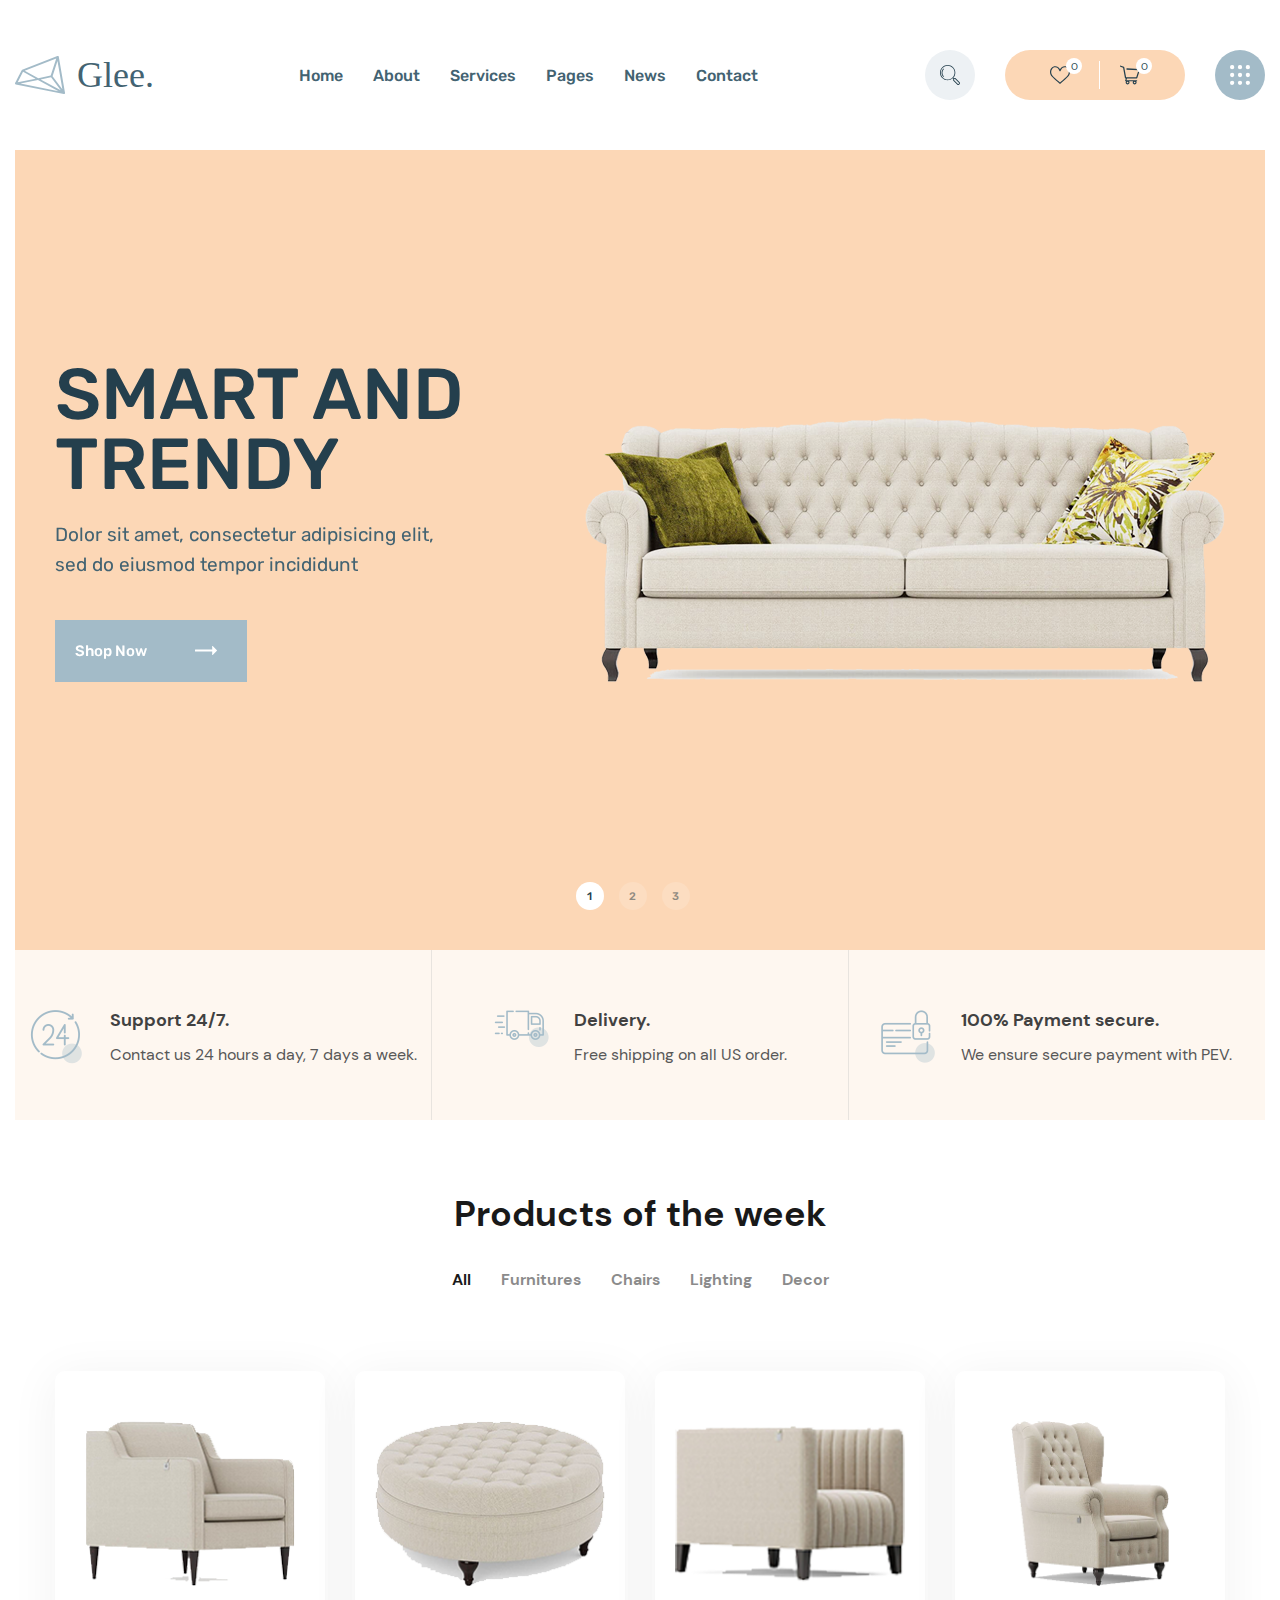
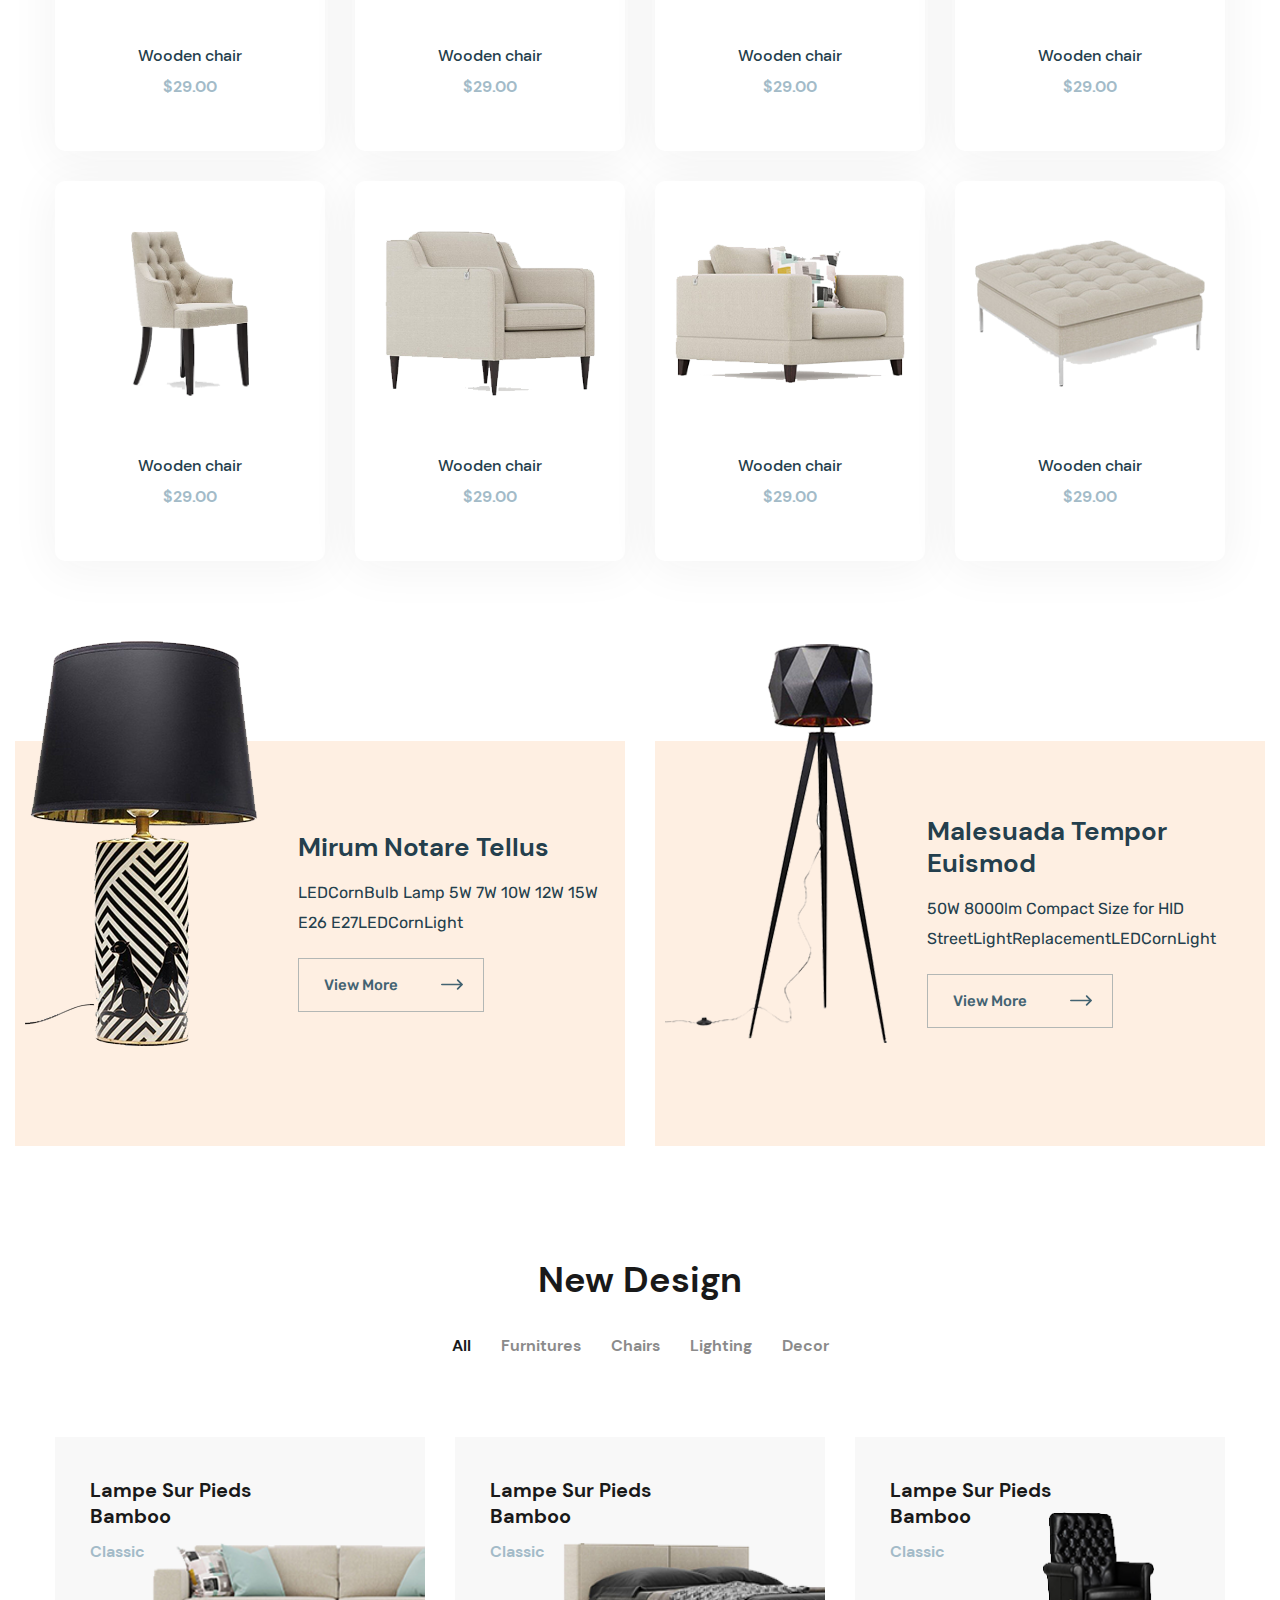
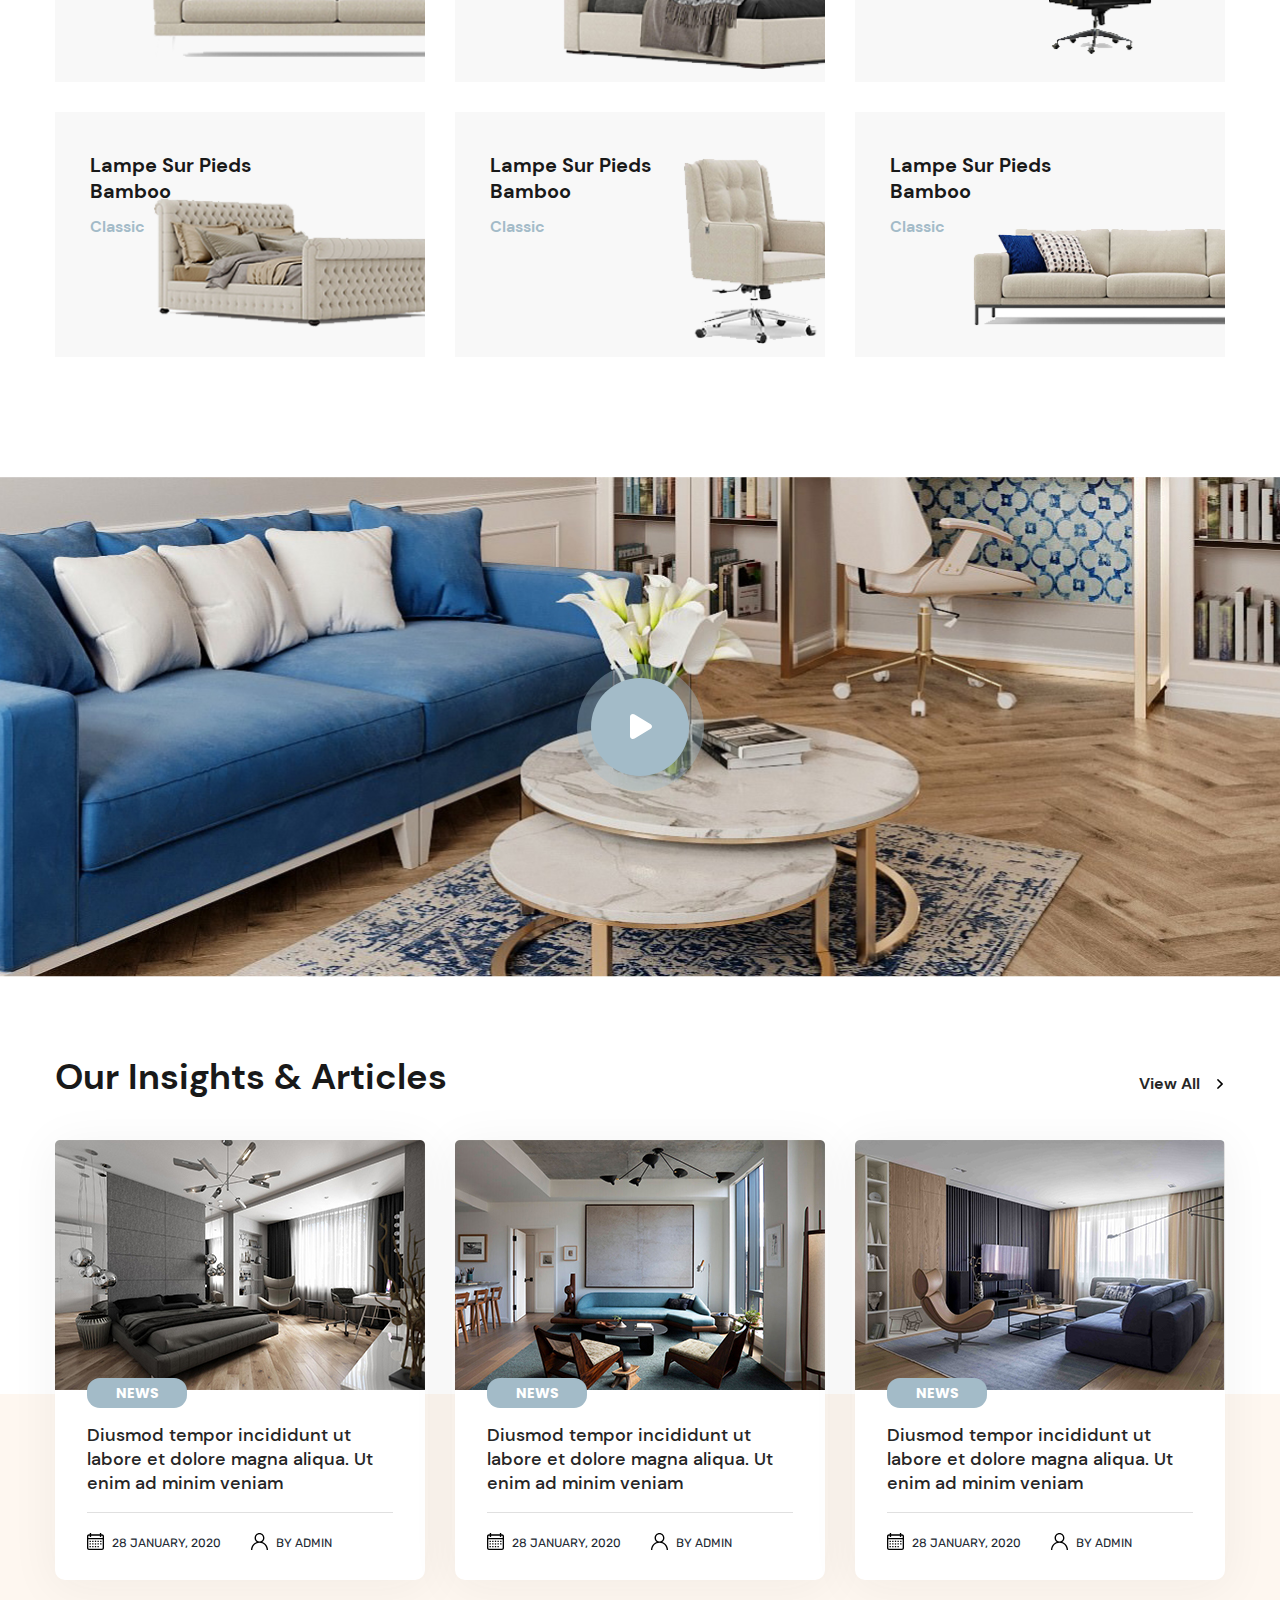
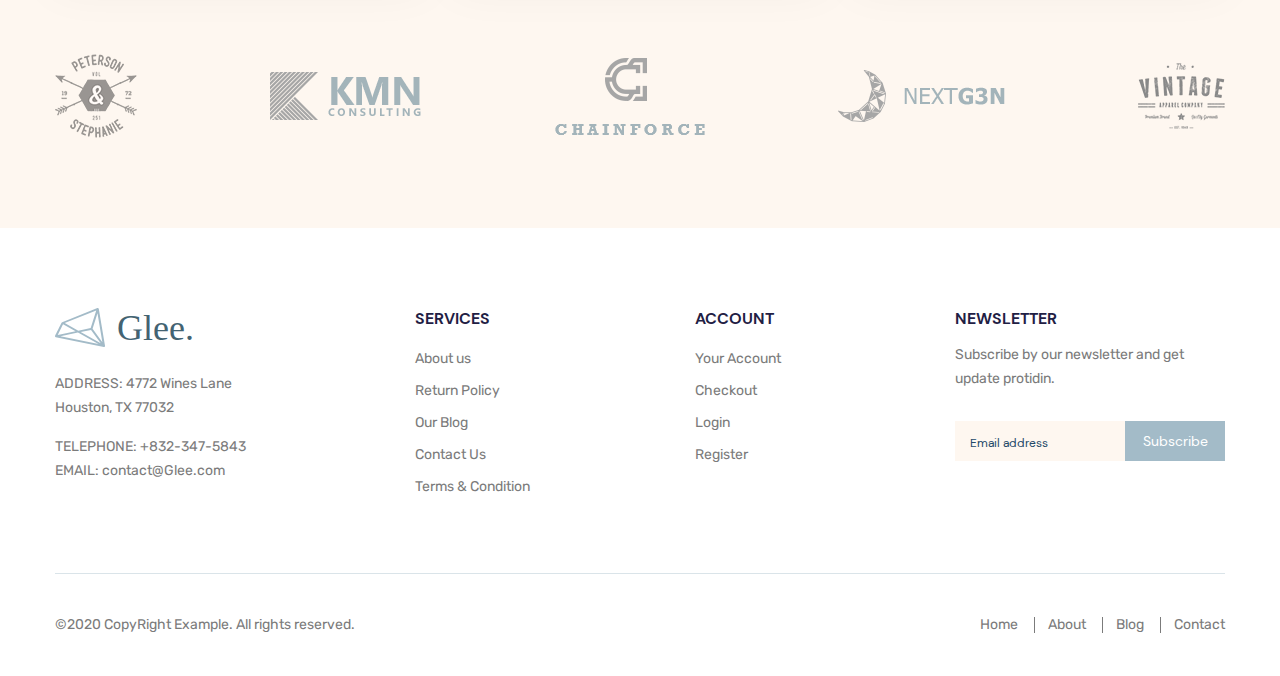
<file: index.html>
<!DOCTYPE html>
<html lang="en">
<head>
    <meta charset="UTF-8">
    <meta http-equiv="X-UA-Compatible" content="IE=edge">
    <meta name="viewport" content="width=device-width, initial-scale=1.0">
    <title>Glee</title>
    <link rel="stylesheet" href="css/style.min.css">
</head>
<body>
    <header class="header">
        <div class="container--big">
            <div class="header__inner">
                <a class="logo" href="#">
                    <img class="logo-img" src="images/logo.svg" alt="logo img">
                </a>
                <nav class="menu">
                    <button class="menu__btn">
                        <span></span>
                    </button> 
                    <nav class="menu">
                        <ul class="menu__list">
                            <form class="menu-list__adapt-form" action="#">
                                <input class="menu-list__adapt-input" type="text" placeholder="Search...">
                                <button class="menu-list__adapt-btn" type="submit">
                                    <img class="user-nav__link-img" src="images/search.svg" alt="search-icon">
                                </button>
                            </form>
                            <li class="menu__list-item">
                                <a class="menu__list-link menu__list-link--active" href="./index.html">Home</a>
                            </li>
                            <li class="menu__list-item">
                                <a class="menu__list-link" href="./about-us.html">About</a>
                            </li>
                            <li class="menu__list-item">
                                <a class="menu__list-link" href="#Services">Services</a>
                            </li>
                            <li class="menu__list-item">
                                <a class="menu__list-link" href="#">Pages</a>
                            </li>
                            <li class="menu__list-item">
                                <a class="menu__list-link" href="./blog.html">News</a>
                            </li>
                            <li class="menu__list-item">
                                <a class="menu__list-link" href="./contact.html">Contact</a>
                            </li>
                            <li class="menu__list-item menu__list-item--adapt">
                                <a class="menu__list-link" href="#">Liked Ones</a>
                            </li>
                            <li class="menu__list-item menu__list-item--adapt">
                                <a class="menu__list-link" href="#">Cart</a>
                            </li>
                        </ul>
                    </nav>                                                 
                </nav>
                <div class="user-nav">
                    <a class="user-nav__link" href="#">
                        <div class="user-nav__search-item">
                            <img class="user-nav__link-img" src="images/search.svg" alt="search-icon">
                        </div>
                    </a>
                    <div class="user-nav__link user-nav__link--adapt" href="#">
                        <div class="user-nav__link-box">
                            <a class="user-nav__box-item user-nav__box-item--line" href="#">
                                <img class="user-nav__box-img" src="images/heart.svg" alt="heart-icon">
                                <span class="user-nav__box-num">0</span>
                            </a>
                            <a class="user-nav__box-item" href="#">
                                <img class="user-nav__box-img" src="images/cart.svg" alt="cart-icon">
                                <span class="user-nav__box-num">0</span>
                            </a>
                        </div>
                    </div>
                    <a class="user-nav__link" href="#">
                        <div class="user-nav__pattern-item">
                            <img class="user-nav__link-img" src="images/icons/point-menu.svg" alt="pattern-icon">
                        </div>
                    </a>
                </div>
            </div>
        </div>
    </header>
    <main class="main">
        <section class="top-slider">
            <div class="container--big">
                <div class="top-slider__inner">
                    <div class="container">
                        <div class="top-slider__items">
                            <div class="top-slider__item">
                                <div class="offer">
                                    <h1 class="offer-title">
                                        SMART AND TRENDY
                                    </h1>
                                    <p class="offer-text">
                                        Dolor sit amet, consectetur adipisicing elit, sed do eiusmod tempor incididunt 
                                    </p>
                                    <a class="offer-btn" href="shop.html">
                                        Shop Now
                                    </a>
                                </div>
                                <img class="offer-img" src="images/slider-img.png" alt="offer img">
                            </div>
                            <div class="top-slider__item">
                                <div class="offer">
                                    <h1 class="offer-title">
                                        SMART AND TRENDY
                                    </h1>
                                    <p class="offer-text">
                                        Dolor sit amet, consectetur adipisicing elit, sed do eiusmod tempor incididunt 
                                    </p>
                                    <a class="offer-btn"href="#">
                                        Shop Now
                                    </a>
                                </div>
                                <img class="offer-img" src="images/slider-img.png" alt="offer img">
                            </div>
                            <div class="top-slider__item">
                                <div class="offer">
                                    <h1 class="offer-title">
                                        SMART AND TRENDY
                                    </h1>
                                    <p class="offer-text">
                                        Dolor sit amet, consectetur adipisicing elit, sed do eiusmod tempor incididunt 
                                    </p>
                                    <a class="offer-btn"href="#">
                                        Shop Now
                                    </a>
                                </div>
                                <img class="offer-img" src="images/slider-img.png" alt="offer img">
                            </div>
                        </div>
                    </div>
                </div>
            </div>   
        </section>
        
        <div class="trigger">
            <div class="container--big">
                <div class="trigger__items">
                    <div class="trigger__item trigger__item--adapt1">
                        <div class="trigger__item-box trigger__item--pic1">
                            <h5 class="trigger__item-title">Support 24/7.</h5>
                            <p class="trigger__item-text">
                                Contact us 24 hours a day,
                                7 days a week.
                            </p>
                        </div>
                    </div>
                    <div class="trigger__item trigger__item--lines trigger__item--adapt2">
                        <div class="trigger__item-box trigger__item--pic2">
                            <h5 class="trigger__item-title">Delivery.</h5>
                            <p class="trigger__item-text">
                                Free shipping on all US order.
                            </p>
                        </div>
                    </div>
                    <div class="trigger__item trigger__item--adapt3"> 
                        <div class="trigger__item-box trigger__item--pic3">
                            <h5 class="trigger__item-title">100% Payment secure.</h5>
                            <p class="trigger__item-text">
                                We ensure secure payment with PEV.
                            </p>
                        </div> 
                    </div>
                </div>
            </div>
        </div>


        <section class="products">
            <div class="container">
                <div class="products__inner">
                    <h2 class="title">
                        Products of the week
                    </h2>
                    <div class="filter__buttons">
                        <button class="filter__button" data-filter="all">All</button>
                        <button class="filter__button" data-filter=".category-a">Furnitures</button>
                        <button class="filter__button" data-filter=".category-b">Chairs</button>
                        <button class="filter__button" data-filter=".category-d">Lighting</button>
                        <button class="filter__button" data-filter=".category-c">Decor</button>
                    </div>
                    <div class="products__items">
                        <article class="products-item mix category-b">
                            <div class="products-item__img-box">
                                <img class="products-item__img" src="images/content/products/6.png" alt="wooden-chair">
                                <div class="products-item__links">
                                    <a class="products-item__link" href="product-details.html">
                                        <svg xmlns="http://www.w3.org/2000/svg" width="20" height="20" viewBox="0 0 20 20">
                                                <defs>
                                                <style>
                                                    .cls-1 {
                                                    fill: #a3bbc8;
                                                    fill-rule: evenodd;
                                                    }
                                                </style>
                                                </defs>
                                                <path class="cls-1" d="M759.45,1579.8l-4.588-4.59a8.827,8.827,0,0,1-2.651,2.65l4.588,4.59A1.874,1.874,0,0,0,759.45,1579.8Zm-4.45-9.3a7.5,7.5,0,1,0-7.5,7.5A7.5,7.5,0,0,0,755,1570.5Zm-7.5,5.62a5.625,5.625,0,1,1,5.625-5.62A5.628,5.628,0,0,1,747.5,1576.12Zm-4.375-5.62h1.25a3.135,3.135,0,0,1,3.125-3.13v-1.25A4.386,4.386,0,0,0,743.125,1570.5Z" transform="translate(-740 -1563)"/>
                                        </svg>
                                    </a>
                                    <a class="products-item__link products-item__link--2" href="#">
                                        <svg xmlns="http://www.w3.org/2000/svg" width="22" height="20" viewBox="0 0 22 20">
                                                <defs>
                                                <style>
                                                    .cls-1 {
                                                    fill: #a3bbc8;
                                                    fill-rule: evenodd;
                                                    }
                                                </style>
                                                </defs>
                                                <path class="cls-1" d="M800.814,1564.63h2.333l3.323,12.04a0.812,0.812,0,0,0,.787.59h10.214a0.821,0.821,0,0,0,.746-0.48l3.717-8.56a0.836,0.836,0,0,0-.068-0.78,0.813,0.813,0,0,0-.678-0.37H809.9a0.82,0.82,0,0,0,0,1.64H819.94l-3.011,6.92h-9.062l-3.323-12.03a0.808,0.808,0,0,0-.787-0.6h-2.943A0.815,0.815,0,0,0,800.814,1564.63Zm5.67,18.37a1.85,1.85,0,1,0-1.845-1.85A1.85,1.85,0,0,0,806.484,1583Zm11.53,0h0.135A1.907,1.907,0,1,0,818.014,1583Z" transform="translate(-800 -1563)"/>
                                        </svg>
                                    </a>
                                    <a class="products-item__link" href="#">
                                        <svg xmlns="http://www.w3.org/2000/svg" width="22" height="18" viewBox="0 0 22 18">
                                                <defs>
                                                <style>
                                                    .cls-1 {
                                                    fill: #a3bbc8;
                                                    fill-rule: evenodd;
                                                    }
                                                </style>
                                                </defs>
                                                <path class="cls-1" d="M882.99,1569.82a6.208,6.208,0,0,0-1.849-4.1A5.871,5.871,0,0,0,877,1564c-2.311,0-3.948,1.78-4.827,2.74a2.156,2.156,0,0,1-.156.17l-0.083-.09c-0.8-.92-2.476-2.82-4.938-2.82a5.873,5.873,0,0,0-4.139,1.72,6.208,6.208,0,0,0-1.849,4.1,6.845,6.845,0,0,0,1.271,4.34,29.307,29.307,0,0,0,4.763,4.75c1.705,1.41,3.95,3.09,4.965,3.09,1.032,0,3.269-1.68,4.965-3.09a29.234,29.234,0,0,0,4.746-4.75A6.935,6.935,0,0,0,882.99,1569.82Zm-2.376,3.61a27,27,0,0,1-4.431,4.42c-2.406,2-3.831,2.79-4.172,2.82-0.342-.03-1.77-0.83-4.188-2.84a26.78,26.78,0,0,1-4.437-4.4,5.6,5.6,0,0,1-1.054-3.54,4.807,4.807,0,0,1,4.666-4.57c1.863,0,3.216,1.54,3.943,2.37a1.52,1.52,0,0,0,1.059.76,1.731,1.731,0,0,0,1.151-.81c0.794-.87,2.122-2.32,3.851-2.32a4.807,4.807,0,0,1,4.666,4.57A5.528,5.528,0,0,1,880.614,1573.43Z" transform="translate(-861 -1564)"/>
                                        </svg>
                                    </a>
                                </div>
                            </div>
                            <div class="products-item__inner">
                                <h3 class="products-item__title">Wooden chair</h3>
                                <div class="products-item__rating rating" data-rateyo-rating="4"></div>
                                <p class="products-item__price">$29.00</p>
                                <p class="products-item__price-list">23$</p>
                                <div class="products-item__inner-box">
                                    <p class="products-item__text">
                                        consectetur adipisicing elit, sed do eiusmod tempor incididunt ut labore et dolore magna aliqua. Ut enim ad minim veniam, quis nostrud exercitation
                                    </p>
                                    <a class="products-item__btn" href="#">Add to cart</a>
                                </div>
                            </div>  
                        </article>
                        <article class="products-item mix category-b">
                            <div class="products-item__img-box">
                                <img class="products-item__img" src="images/content/products/7.png" alt="wooden-chair">
                                <div class="products-item__links">
                                    <a class="products-item__link" href="product-details.html">
                                        <svg xmlns="http://www.w3.org/2000/svg" width="20" height="20" viewBox="0 0 20 20">
                                                <defs>
                                                <style>
                                                    .cls-1 {
                                                    fill: #a3bbc8;
                                                    fill-rule: evenodd;
                                                    }
                                                </style>
                                                </defs>
                                                <path class="cls-1" d="M759.45,1579.8l-4.588-4.59a8.827,8.827,0,0,1-2.651,2.65l4.588,4.59A1.874,1.874,0,0,0,759.45,1579.8Zm-4.45-9.3a7.5,7.5,0,1,0-7.5,7.5A7.5,7.5,0,0,0,755,1570.5Zm-7.5,5.62a5.625,5.625,0,1,1,5.625-5.62A5.628,5.628,0,0,1,747.5,1576.12Zm-4.375-5.62h1.25a3.135,3.135,0,0,1,3.125-3.13v-1.25A4.386,4.386,0,0,0,743.125,1570.5Z" transform="translate(-740 -1563)"/>
                                        </svg>
                                    </a>
                                    <a class="products-item__link products-item__link--2" href="#">
                                        <svg xmlns="http://www.w3.org/2000/svg" width="22" height="20" viewBox="0 0 22 20">
                                                <defs>
                                                <style>
                                                    .cls-1 {
                                                    fill: #a3bbc8;
                                                    fill-rule: evenodd;
                                                    }
                                                </style>
                                                </defs>
                                                <path class="cls-1" d="M800.814,1564.63h2.333l3.323,12.04a0.812,0.812,0,0,0,.787.59h10.214a0.821,0.821,0,0,0,.746-0.48l3.717-8.56a0.836,0.836,0,0,0-.068-0.78,0.813,0.813,0,0,0-.678-0.37H809.9a0.82,0.82,0,0,0,0,1.64H819.94l-3.011,6.92h-9.062l-3.323-12.03a0.808,0.808,0,0,0-.787-0.6h-2.943A0.815,0.815,0,0,0,800.814,1564.63Zm5.67,18.37a1.85,1.85,0,1,0-1.845-1.85A1.85,1.85,0,0,0,806.484,1583Zm11.53,0h0.135A1.907,1.907,0,1,0,818.014,1583Z" transform="translate(-800 -1563)"/>
                                        </svg>
                                    </a>
                                    <a class="products-item__link" href="#">
                                        <svg xmlns="http://www.w3.org/2000/svg" width="22" height="18" viewBox="0 0 22 18">
                                                <defs>
                                                <style>
                                                    .cls-1 {
                                                    fill: #a3bbc8;
                                                    fill-rule: evenodd;
                                                    }
                                                </style>
                                                </defs>
                                                <path class="cls-1" d="M882.99,1569.82a6.208,6.208,0,0,0-1.849-4.1A5.871,5.871,0,0,0,877,1564c-2.311,0-3.948,1.78-4.827,2.74a2.156,2.156,0,0,1-.156.17l-0.083-.09c-0.8-.92-2.476-2.82-4.938-2.82a5.873,5.873,0,0,0-4.139,1.72,6.208,6.208,0,0,0-1.849,4.1,6.845,6.845,0,0,0,1.271,4.34,29.307,29.307,0,0,0,4.763,4.75c1.705,1.41,3.95,3.09,4.965,3.09,1.032,0,3.269-1.68,4.965-3.09a29.234,29.234,0,0,0,4.746-4.75A6.935,6.935,0,0,0,882.99,1569.82Zm-2.376,3.61a27,27,0,0,1-4.431,4.42c-2.406,2-3.831,2.79-4.172,2.82-0.342-.03-1.77-0.83-4.188-2.84a26.78,26.78,0,0,1-4.437-4.4,5.6,5.6,0,0,1-1.054-3.54,4.807,4.807,0,0,1,4.666-4.57c1.863,0,3.216,1.54,3.943,2.37a1.52,1.52,0,0,0,1.059.76,1.731,1.731,0,0,0,1.151-.81c0.794-.87,2.122-2.32,3.851-2.32a4.807,4.807,0,0,1,4.666,4.57A5.528,5.528,0,0,1,880.614,1573.43Z" transform="translate(-861 -1564)"/>
                                        </svg>
                                    </a>
                                </div>
                            </div>
                            <div class="products-item__inner">
                                <h3 class="products-item__title">Wooden chair</h3>
                                <div class="products-item__rating rating" data-rateyo-rating="4"></div>
                                <p class="products-item__price">$29.00</p>
                                <p class="products-item__price-list">23$</p>
                                <div class="products-item__inner-box">
                                    <p class="products-item__text">
                                        consectetur adipisicing elit, sed do eiusmod tempor incididunt ut labore et dolore magna aliqua. Ut enim ad minim veniam, quis nostrud exercitation
                                    </p>
                                    <a class="products-item__btn" href="#">Add to cart</a>
                                </div>
                            </div>  
                        </article>
                        <article class="products-item mix category-b">
                            <div class="products-item__img-box">
                                <img class="products-item__img" src="images/content/products/wooden-radio2.png" alt="wooden-chair">
                                <div class="products-item__links">
                                    <a class="products-item__link" href="product-details.html">
                                        <svg xmlns="http://www.w3.org/2000/svg" width="20" height="20" viewBox="0 0 20 20">
                                                <defs>
                                                <style>
                                                    .cls-1 {
                                                    fill: #a3bbc8;
                                                    fill-rule: evenodd;
                                                    }
                                                </style>
                                                </defs>
                                                <path class="cls-1" d="M759.45,1579.8l-4.588-4.59a8.827,8.827,0,0,1-2.651,2.65l4.588,4.59A1.874,1.874,0,0,0,759.45,1579.8Zm-4.45-9.3a7.5,7.5,0,1,0-7.5,7.5A7.5,7.5,0,0,0,755,1570.5Zm-7.5,5.62a5.625,5.625,0,1,1,5.625-5.62A5.628,5.628,0,0,1,747.5,1576.12Zm-4.375-5.62h1.25a3.135,3.135,0,0,1,3.125-3.13v-1.25A4.386,4.386,0,0,0,743.125,1570.5Z" transform="translate(-740 -1563)"/>
                                        </svg>
                                    </a>
                                    <a class="products-item__link products-item__link--2" href="#">
                                        <svg xmlns="http://www.w3.org/2000/svg" width="22" height="20" viewBox="0 0 22 20">
                                                <defs>
                                                <style>
                                                    .cls-1 {
                                                    fill: #a3bbc8;
                                                    fill-rule: evenodd;
                                                    }
                                                </style>
                                                </defs>
                                                <path class="cls-1" d="M800.814,1564.63h2.333l3.323,12.04a0.812,0.812,0,0,0,.787.59h10.214a0.821,0.821,0,0,0,.746-0.48l3.717-8.56a0.836,0.836,0,0,0-.068-0.78,0.813,0.813,0,0,0-.678-0.37H809.9a0.82,0.82,0,0,0,0,1.64H819.94l-3.011,6.92h-9.062l-3.323-12.03a0.808,0.808,0,0,0-.787-0.6h-2.943A0.815,0.815,0,0,0,800.814,1564.63Zm5.67,18.37a1.85,1.85,0,1,0-1.845-1.85A1.85,1.85,0,0,0,806.484,1583Zm11.53,0h0.135A1.907,1.907,0,1,0,818.014,1583Z" transform="translate(-800 -1563)"/>
                                        </svg>
                                    </a>
                                    <a class="products-item__link" href="#">
                                        <svg xmlns="http://www.w3.org/2000/svg" width="22" height="18" viewBox="0 0 22 18">
                                                <defs>
                                                <style>
                                                    .cls-1 {
                                                    fill: #a3bbc8;
                                                    fill-rule: evenodd;
                                                    }
                                                </style>
                                                </defs>
                                                <path class="cls-1" d="M882.99,1569.82a6.208,6.208,0,0,0-1.849-4.1A5.871,5.871,0,0,0,877,1564c-2.311,0-3.948,1.78-4.827,2.74a2.156,2.156,0,0,1-.156.17l-0.083-.09c-0.8-.92-2.476-2.82-4.938-2.82a5.873,5.873,0,0,0-4.139,1.72,6.208,6.208,0,0,0-1.849,4.1,6.845,6.845,0,0,0,1.271,4.34,29.307,29.307,0,0,0,4.763,4.75c1.705,1.41,3.95,3.09,4.965,3.09,1.032,0,3.269-1.68,4.965-3.09a29.234,29.234,0,0,0,4.746-4.75A6.935,6.935,0,0,0,882.99,1569.82Zm-2.376,3.61a27,27,0,0,1-4.431,4.42c-2.406,2-3.831,2.79-4.172,2.82-0.342-.03-1.77-0.83-4.188-2.84a26.78,26.78,0,0,1-4.437-4.4,5.6,5.6,0,0,1-1.054-3.54,4.807,4.807,0,0,1,4.666-4.57c1.863,0,3.216,1.54,3.943,2.37a1.52,1.52,0,0,0,1.059.76,1.731,1.731,0,0,0,1.151-.81c0.794-.87,2.122-2.32,3.851-2.32a4.807,4.807,0,0,1,4.666,4.57A5.528,5.528,0,0,1,880.614,1573.43Z" transform="translate(-861 -1564)"/>
                                        </svg>
                                    </a>
                                </div>
                            </div>
                            <div class="products-item__inner">
                                <h3 class="products-item__title">Wooden chair</h3>
                                <div class="products-item__rating rating" data-rateyo-rating="4"></div>
                                <p class="products-item__price">$29.00</p>
                                <p class="products-item__price-list">23$</p>
                                <div class="products-item__inner-box">
                                    <p class="products-item__text">
                                        consectetur adipisicing elit, sed do eiusmod tempor incididunt ut labore et dolore magna aliqua. Ut enim ad minim veniam, quis nostrud exercitation
                                    </p>
                                    <a class="products-item__btn" href="#">Add to cart</a>
                                </div>
                            </div>  
                        </article>
                        <article class="products-item mix category-b">
                            <div class="products-item__img-box">
                                <img class="products-item__img" src="images/content/products/1.png" alt="wooden-chair">
                                <div class="products-item__links">
                                    <a class="products-item__link" href="product-details.html">
                                        <svg xmlns="http://www.w3.org/2000/svg" width="20" height="20" viewBox="0 0 20 20">
                                                <defs>
                                                <style>
                                                    .cls-1 {
                                                    fill: #a3bbc8;
                                                    fill-rule: evenodd;
                                                    }
                                                </style>
                                                </defs>
                                                <path class="cls-1" d="M759.45,1579.8l-4.588-4.59a8.827,8.827,0,0,1-2.651,2.65l4.588,4.59A1.874,1.874,0,0,0,759.45,1579.8Zm-4.45-9.3a7.5,7.5,0,1,0-7.5,7.5A7.5,7.5,0,0,0,755,1570.5Zm-7.5,5.62a5.625,5.625,0,1,1,5.625-5.62A5.628,5.628,0,0,1,747.5,1576.12Zm-4.375-5.62h1.25a3.135,3.135,0,0,1,3.125-3.13v-1.25A4.386,4.386,0,0,0,743.125,1570.5Z" transform="translate(-740 -1563)"/>
                                        </svg>
                                    </a>
                                    <a class="products-item__link products-item__link--2" href="#">
                                        <svg xmlns="http://www.w3.org/2000/svg" width="22" height="20" viewBox="0 0 22 20">
                                                <defs>
                                                <style>
                                                    .cls-1 {
                                                    fill: #a3bbc8;
                                                    fill-rule: evenodd;
                                                    }
                                                </style>
                                                </defs>
                                                <path class="cls-1" d="M800.814,1564.63h2.333l3.323,12.04a0.812,0.812,0,0,0,.787.59h10.214a0.821,0.821,0,0,0,.746-0.48l3.717-8.56a0.836,0.836,0,0,0-.068-0.78,0.813,0.813,0,0,0-.678-0.37H809.9a0.82,0.82,0,0,0,0,1.64H819.94l-3.011,6.92h-9.062l-3.323-12.03a0.808,0.808,0,0,0-.787-0.6h-2.943A0.815,0.815,0,0,0,800.814,1564.63Zm5.67,18.37a1.85,1.85,0,1,0-1.845-1.85A1.85,1.85,0,0,0,806.484,1583Zm11.53,0h0.135A1.907,1.907,0,1,0,818.014,1583Z" transform="translate(-800 -1563)"/>
                                        </svg>
                                    </a>
                                    <a class="products-item__link" href="#">
                                        <svg xmlns="http://www.w3.org/2000/svg" width="22" height="18" viewBox="0 0 22 18">
                                                <defs>
                                                <style>
                                                    .cls-1 {
                                                    fill: #a3bbc8;
                                                    fill-rule: evenodd;
                                                    }
                                                </style>
                                                </defs>
                                                <path class="cls-1" d="M882.99,1569.82a6.208,6.208,0,0,0-1.849-4.1A5.871,5.871,0,0,0,877,1564c-2.311,0-3.948,1.78-4.827,2.74a2.156,2.156,0,0,1-.156.17l-0.083-.09c-0.8-.92-2.476-2.82-4.938-2.82a5.873,5.873,0,0,0-4.139,1.72,6.208,6.208,0,0,0-1.849,4.1,6.845,6.845,0,0,0,1.271,4.34,29.307,29.307,0,0,0,4.763,4.75c1.705,1.41,3.95,3.09,4.965,3.09,1.032,0,3.269-1.68,4.965-3.09a29.234,29.234,0,0,0,4.746-4.75A6.935,6.935,0,0,0,882.99,1569.82Zm-2.376,3.61a27,27,0,0,1-4.431,4.42c-2.406,2-3.831,2.79-4.172,2.82-0.342-.03-1.77-0.83-4.188-2.84a26.78,26.78,0,0,1-4.437-4.4,5.6,5.6,0,0,1-1.054-3.54,4.807,4.807,0,0,1,4.666-4.57c1.863,0,3.216,1.54,3.943,2.37a1.52,1.52,0,0,0,1.059.76,1.731,1.731,0,0,0,1.151-.81c0.794-.87,2.122-2.32,3.851-2.32a4.807,4.807,0,0,1,4.666,4.57A5.528,5.528,0,0,1,880.614,1573.43Z" transform="translate(-861 -1564)"/>
                                        </svg>
                                    </a>
                                </div>
                            </div>
                            <div class="products-item__inner">
                                <h3 class="products-item__title">Wooden chair</h3>
                                <div class="products-item__rating rating" data-rateyo-rating="4"></div>
                                <p class="products-item__price">$29.00</p>
                                <p class="products-item__price-list">23$</p>
                                <div class="products-item__inner-box">
                                    <p class="products-item__text">
                                        consectetur adipisicing elit, sed do eiusmod tempor incididunt ut labore et dolore magna aliqua. Ut enim ad minim veniam, quis nostrud exercitation
                                    </p>
                                    <a class="products-item__btn" href="#">Add to cart</a>
                                </div>
                            </div>  
                        </article>
                        <article class="products-item mix category-b">
                            <div class="products-item__img-box">
                                <img class="products-item__img" src="images/content/products/2.png" alt="wooden-chair">
                                <div class="products-item__links">
                                    <a class="products-item__link" href="product-details.html">
                                        <svg xmlns="http://www.w3.org/2000/svg" width="20" height="20" viewBox="0 0 20 20">
                                                <defs>
                                                <style>
                                                    .cls-1 {
                                                    fill: #a3bbc8;
                                                    fill-rule: evenodd;
                                                    }
                                                </style>
                                                </defs>
                                                <path class="cls-1" d="M759.45,1579.8l-4.588-4.59a8.827,8.827,0,0,1-2.651,2.65l4.588,4.59A1.874,1.874,0,0,0,759.45,1579.8Zm-4.45-9.3a7.5,7.5,0,1,0-7.5,7.5A7.5,7.5,0,0,0,755,1570.5Zm-7.5,5.62a5.625,5.625,0,1,1,5.625-5.62A5.628,5.628,0,0,1,747.5,1576.12Zm-4.375-5.62h1.25a3.135,3.135,0,0,1,3.125-3.13v-1.25A4.386,4.386,0,0,0,743.125,1570.5Z" transform="translate(-740 -1563)"/>
                                        </svg>
                                    </a>
                                    <a class="products-item__link products-item__link--2" href="#">
                                        <svg xmlns="http://www.w3.org/2000/svg" width="22" height="20" viewBox="0 0 22 20">
                                                <defs>
                                                <style>
                                                    .cls-1 {
                                                    fill: #a3bbc8;
                                                    fill-rule: evenodd;
                                                    }
                                                </style>
                                                </defs>
                                                <path class="cls-1" d="M800.814,1564.63h2.333l3.323,12.04a0.812,0.812,0,0,0,.787.59h10.214a0.821,0.821,0,0,0,.746-0.48l3.717-8.56a0.836,0.836,0,0,0-.068-0.78,0.813,0.813,0,0,0-.678-0.37H809.9a0.82,0.82,0,0,0,0,1.64H819.94l-3.011,6.92h-9.062l-3.323-12.03a0.808,0.808,0,0,0-.787-0.6h-2.943A0.815,0.815,0,0,0,800.814,1564.63Zm5.67,18.37a1.85,1.85,0,1,0-1.845-1.85A1.85,1.85,0,0,0,806.484,1583Zm11.53,0h0.135A1.907,1.907,0,1,0,818.014,1583Z" transform="translate(-800 -1563)"/>
                                        </svg>
                                    </a>
                                    <a class="products-item__link" href="#">
                                        <svg xmlns="http://www.w3.org/2000/svg" width="22" height="18" viewBox="0 0 22 18">
                                                <defs>
                                                <style>
                                                    .cls-1 {
                                                    fill: #a3bbc8;
                                                    fill-rule: evenodd;
                                                    }
                                                </style>
                                                </defs>
                                                <path class="cls-1" d="M882.99,1569.82a6.208,6.208,0,0,0-1.849-4.1A5.871,5.871,0,0,0,877,1564c-2.311,0-3.948,1.78-4.827,2.74a2.156,2.156,0,0,1-.156.17l-0.083-.09c-0.8-.92-2.476-2.82-4.938-2.82a5.873,5.873,0,0,0-4.139,1.72,6.208,6.208,0,0,0-1.849,4.1,6.845,6.845,0,0,0,1.271,4.34,29.307,29.307,0,0,0,4.763,4.75c1.705,1.41,3.95,3.09,4.965,3.09,1.032,0,3.269-1.68,4.965-3.09a29.234,29.234,0,0,0,4.746-4.75A6.935,6.935,0,0,0,882.99,1569.82Zm-2.376,3.61a27,27,0,0,1-4.431,4.42c-2.406,2-3.831,2.79-4.172,2.82-0.342-.03-1.77-0.83-4.188-2.84a26.78,26.78,0,0,1-4.437-4.4,5.6,5.6,0,0,1-1.054-3.54,4.807,4.807,0,0,1,4.666-4.57c1.863,0,3.216,1.54,3.943,2.37a1.52,1.52,0,0,0,1.059.76,1.731,1.731,0,0,0,1.151-.81c0.794-.87,2.122-2.32,3.851-2.32a4.807,4.807,0,0,1,4.666,4.57A5.528,5.528,0,0,1,880.614,1573.43Z" transform="translate(-861 -1564)"/>
                                        </svg>
                                    </a>
                                </div>
                            </div>
                            <div class="products-item__inner">
                                <h3 class="products-item__title">Wooden chair</h3>
                                <div class="products-item__rating rating" data-rateyo-rating="4"></div>
                                <p class="products-item__price">$29.00</p>
                                <p class="products-item__price-list">23$</p>
                                <div class="products-item__inner-box">
                                    <p class="products-item__text">
                                        consectetur adipisicing elit, sed do eiusmod tempor incididunt ut labore et dolore magna aliqua. Ut enim ad minim veniam, quis nostrud exercitation
                                    </p>
                                    <a class="products-item__btn" href="#">Add to cart</a>
                                </div>
                            </div>  
                        </article>
                        <article class="products-item mix category-b">
                            <div class="products-item__img-box">
                                <img class="products-item__img" src="images/content/products/3.png" alt="wooden-chair">
                                <div class="products-item__links">
                                    <a class="products-item__link" href="product-details.html">
                                        <svg xmlns="http://www.w3.org/2000/svg" width="20" height="20" viewBox="0 0 20 20">
                                                <defs>
                                                <style>
                                                    .cls-1 {
                                                    fill: #a3bbc8;
                                                    fill-rule: evenodd;
                                                    }
                                                </style>
                                                </defs>
                                                <path class="cls-1" d="M759.45,1579.8l-4.588-4.59a8.827,8.827,0,0,1-2.651,2.65l4.588,4.59A1.874,1.874,0,0,0,759.45,1579.8Zm-4.45-9.3a7.5,7.5,0,1,0-7.5,7.5A7.5,7.5,0,0,0,755,1570.5Zm-7.5,5.62a5.625,5.625,0,1,1,5.625-5.62A5.628,5.628,0,0,1,747.5,1576.12Zm-4.375-5.62h1.25a3.135,3.135,0,0,1,3.125-3.13v-1.25A4.386,4.386,0,0,0,743.125,1570.5Z" transform="translate(-740 -1563)"/>
                                        </svg>
                                    </a>
                                    <a class="products-item__link products-item__link--2" href="#">
                                        <svg xmlns="http://www.w3.org/2000/svg" width="22" height="20" viewBox="0 0 22 20">
                                                <defs>
                                                <style>
                                                    .cls-1 {
                                                    fill: #a3bbc8;
                                                    fill-rule: evenodd;
                                                    }
                                                </style>
                                                </defs>
                                                <path class="cls-1" d="M800.814,1564.63h2.333l3.323,12.04a0.812,0.812,0,0,0,.787.59h10.214a0.821,0.821,0,0,0,.746-0.48l3.717-8.56a0.836,0.836,0,0,0-.068-0.78,0.813,0.813,0,0,0-.678-0.37H809.9a0.82,0.82,0,0,0,0,1.64H819.94l-3.011,6.92h-9.062l-3.323-12.03a0.808,0.808,0,0,0-.787-0.6h-2.943A0.815,0.815,0,0,0,800.814,1564.63Zm5.67,18.37a1.85,1.85,0,1,0-1.845-1.85A1.85,1.85,0,0,0,806.484,1583Zm11.53,0h0.135A1.907,1.907,0,1,0,818.014,1583Z" transform="translate(-800 -1563)"/>
                                        </svg>
                                    </a>
                                    <a class="products-item__link" href="#">
                                        <svg xmlns="http://www.w3.org/2000/svg" width="22" height="18" viewBox="0 0 22 18">
                                                <defs>
                                                <style>
                                                    .cls-1 {
                                                    fill: #a3bbc8;
                                                    fill-rule: evenodd;
                                                    }
                                                </style>
                                                </defs>
                                                <path class="cls-1" d="M882.99,1569.82a6.208,6.208,0,0,0-1.849-4.1A5.871,5.871,0,0,0,877,1564c-2.311,0-3.948,1.78-4.827,2.74a2.156,2.156,0,0,1-.156.17l-0.083-.09c-0.8-.92-2.476-2.82-4.938-2.82a5.873,5.873,0,0,0-4.139,1.72,6.208,6.208,0,0,0-1.849,4.1,6.845,6.845,0,0,0,1.271,4.34,29.307,29.307,0,0,0,4.763,4.75c1.705,1.41,3.95,3.09,4.965,3.09,1.032,0,3.269-1.68,4.965-3.09a29.234,29.234,0,0,0,4.746-4.75A6.935,6.935,0,0,0,882.99,1569.82Zm-2.376,3.61a27,27,0,0,1-4.431,4.42c-2.406,2-3.831,2.79-4.172,2.82-0.342-.03-1.77-0.83-4.188-2.84a26.78,26.78,0,0,1-4.437-4.4,5.6,5.6,0,0,1-1.054-3.54,4.807,4.807,0,0,1,4.666-4.57c1.863,0,3.216,1.54,3.943,2.37a1.52,1.52,0,0,0,1.059.76,1.731,1.731,0,0,0,1.151-.81c0.794-.87,2.122-2.32,3.851-2.32a4.807,4.807,0,0,1,4.666,4.57A5.528,5.528,0,0,1,880.614,1573.43Z" transform="translate(-861 -1564)"/>
                                        </svg>
                                    </a>
                                </div>
                            </div>
                            <div class="products-item__inner">
                                <h3 class="products-item__title">Wooden chair</h3>
                                <div class="products-item__rating rating" data-rateyo-rating="4"></div>
                                <p class="products-item__price">$29.00</p>
                                <p class="products-item__price-list">23$</p>
                                <div class="products-item__inner-box">
                                    <p class="products-item__text">
                                        consectetur adipisicing elit, sed do eiusmod tempor incididunt ut labore et dolore magna aliqua. Ut enim ad minim veniam, quis nostrud exercitation
                                    </p>
                                    <a class="products-item__btn" href="#">Add to cart</a>
                                </div>
                            </div>  
                        </article>
                        <article class="products-item mix category-b">
                            <div class="products-item__img-box">
                                <img class="products-item__img" src="images/content/products/4.png" alt="wooden-chair">
                                <div class="products-item__links">
                                    <a class="products-item__link" href="product-details.html">
                                        <svg xmlns="http://www.w3.org/2000/svg" width="20" height="20" viewBox="0 0 20 20">
                                                <defs>
                                                <style>
                                                    .cls-1 {
                                                    fill: #a3bbc8;
                                                    fill-rule: evenodd;
                                                    }
                                                </style>
                                                </defs>
                                                <path class="cls-1" d="M759.45,1579.8l-4.588-4.59a8.827,8.827,0,0,1-2.651,2.65l4.588,4.59A1.874,1.874,0,0,0,759.45,1579.8Zm-4.45-9.3a7.5,7.5,0,1,0-7.5,7.5A7.5,7.5,0,0,0,755,1570.5Zm-7.5,5.62a5.625,5.625,0,1,1,5.625-5.62A5.628,5.628,0,0,1,747.5,1576.12Zm-4.375-5.62h1.25a3.135,3.135,0,0,1,3.125-3.13v-1.25A4.386,4.386,0,0,0,743.125,1570.5Z" transform="translate(-740 -1563)"/>
                                        </svg>
                                    </a>
                                    <a class="products-item__link products-item__link--2" href="#">
                                        <svg xmlns="http://www.w3.org/2000/svg" width="22" height="20" viewBox="0 0 22 20">
                                                <defs>
                                                <style>
                                                    .cls-1 {
                                                    fill: #a3bbc8;
                                                    fill-rule: evenodd;
                                                    }
                                                </style>
                                                </defs>
                                                <path class="cls-1" d="M800.814,1564.63h2.333l3.323,12.04a0.812,0.812,0,0,0,.787.59h10.214a0.821,0.821,0,0,0,.746-0.48l3.717-8.56a0.836,0.836,0,0,0-.068-0.78,0.813,0.813,0,0,0-.678-0.37H809.9a0.82,0.82,0,0,0,0,1.64H819.94l-3.011,6.92h-9.062l-3.323-12.03a0.808,0.808,0,0,0-.787-0.6h-2.943A0.815,0.815,0,0,0,800.814,1564.63Zm5.67,18.37a1.85,1.85,0,1,0-1.845-1.85A1.85,1.85,0,0,0,806.484,1583Zm11.53,0h0.135A1.907,1.907,0,1,0,818.014,1583Z" transform="translate(-800 -1563)"/>
                                        </svg>
                                    </a>
                                    <a class="products-item__link" href="#">
                                        <svg xmlns="http://www.w3.org/2000/svg" width="22" height="18" viewBox="0 0 22 18">
                                                <defs>
                                                <style>
                                                    .cls-1 {
                                                    fill: #a3bbc8;
                                                    fill-rule: evenodd;
                                                    }
                                                </style>
                                                </defs>
                                                <path class="cls-1" d="M882.99,1569.82a6.208,6.208,0,0,0-1.849-4.1A5.871,5.871,0,0,0,877,1564c-2.311,0-3.948,1.78-4.827,2.74a2.156,2.156,0,0,1-.156.17l-0.083-.09c-0.8-.92-2.476-2.82-4.938-2.82a5.873,5.873,0,0,0-4.139,1.72,6.208,6.208,0,0,0-1.849,4.1,6.845,6.845,0,0,0,1.271,4.34,29.307,29.307,0,0,0,4.763,4.75c1.705,1.41,3.95,3.09,4.965,3.09,1.032,0,3.269-1.68,4.965-3.09a29.234,29.234,0,0,0,4.746-4.75A6.935,6.935,0,0,0,882.99,1569.82Zm-2.376,3.61a27,27,0,0,1-4.431,4.42c-2.406,2-3.831,2.79-4.172,2.82-0.342-.03-1.77-0.83-4.188-2.84a26.78,26.78,0,0,1-4.437-4.4,5.6,5.6,0,0,1-1.054-3.54,4.807,4.807,0,0,1,4.666-4.57c1.863,0,3.216,1.54,3.943,2.37a1.52,1.52,0,0,0,1.059.76,1.731,1.731,0,0,0,1.151-.81c0.794-.87,2.122-2.32,3.851-2.32a4.807,4.807,0,0,1,4.666,4.57A5.528,5.528,0,0,1,880.614,1573.43Z" transform="translate(-861 -1564)"/>
                                        </svg>
                                    </a>
                                </div>
                            </div>
                            <div class="products-item__inner">
                                <h3 class="products-item__title">Wooden chair</h3>
                                <div class="products-item__rating rating" data-rateyo-rating="4"></div>
                                <p class="products-item__price">$29.00</p>
                                <p class="products-item__price-list">23$</p>
                                <div class="products-item__inner-box">
                                    <p class="products-item__text">
                                        consectetur adipisicing elit, sed do eiusmod tempor incididunt ut labore et dolore magna aliqua. Ut enim ad minim veniam, quis nostrud exercitation
                                    </p>
                                    <a class="products-item__btn" href="#">Add to cart</a>
                                </div>
                            </div>  
                        </article>
                        <article class="products-item mix category-b">
                            <div class="products-item__img-box">
                                <img class="products-item__img" src="images/content/products/5.png" alt="wooden-chair">
                                <div class="products-item__links">
                                    <a class="products-item__link" href="product-details.html">
                                        <svg xmlns="http://www.w3.org/2000/svg" width="20" height="20" viewBox="0 0 20 20">
                                                <defs>
                                                <style>
                                                    .cls-1 {
                                                    fill: #a3bbc8;
                                                    fill-rule: evenodd;
                                                    }
                                                </style>
                                                </defs>
                                                <path class="cls-1" d="M759.45,1579.8l-4.588-4.59a8.827,8.827,0,0,1-2.651,2.65l4.588,4.59A1.874,1.874,0,0,0,759.45,1579.8Zm-4.45-9.3a7.5,7.5,0,1,0-7.5,7.5A7.5,7.5,0,0,0,755,1570.5Zm-7.5,5.62a5.625,5.625,0,1,1,5.625-5.62A5.628,5.628,0,0,1,747.5,1576.12Zm-4.375-5.62h1.25a3.135,3.135,0,0,1,3.125-3.13v-1.25A4.386,4.386,0,0,0,743.125,1570.5Z" transform="translate(-740 -1563)"/>
                                        </svg>
                                    </a>
                                    <a class="products-item__link products-item__link--2" href="#">
                                        <svg xmlns="http://www.w3.org/2000/svg" width="22" height="20" viewBox="0 0 22 20">
                                                <defs>
                                                <style>
                                                    .cls-1 {
                                                    fill: #a3bbc8;
                                                    fill-rule: evenodd;
                                                    }
                                                </style>
                                                </defs>
                                                <path class="cls-1" d="M800.814,1564.63h2.333l3.323,12.04a0.812,0.812,0,0,0,.787.59h10.214a0.821,0.821,0,0,0,.746-0.48l3.717-8.56a0.836,0.836,0,0,0-.068-0.78,0.813,0.813,0,0,0-.678-0.37H809.9a0.82,0.82,0,0,0,0,1.64H819.94l-3.011,6.92h-9.062l-3.323-12.03a0.808,0.808,0,0,0-.787-0.6h-2.943A0.815,0.815,0,0,0,800.814,1564.63Zm5.67,18.37a1.85,1.85,0,1,0-1.845-1.85A1.85,1.85,0,0,0,806.484,1583Zm11.53,0h0.135A1.907,1.907,0,1,0,818.014,1583Z" transform="translate(-800 -1563)"/>
                                        </svg>
                                    </a>
                                    <a class="products-item__link" href="#">
                                        <svg xmlns="http://www.w3.org/2000/svg" width="22" height="18" viewBox="0 0 22 18">
                                                <defs>
                                                <style>
                                                    .cls-1 {
                                                    fill: #a3bbc8;
                                                    fill-rule: evenodd;
                                                    }
                                                </style>
                                                </defs>
                                                <path class="cls-1" d="M882.99,1569.82a6.208,6.208,0,0,0-1.849-4.1A5.871,5.871,0,0,0,877,1564c-2.311,0-3.948,1.78-4.827,2.74a2.156,2.156,0,0,1-.156.17l-0.083-.09c-0.8-.92-2.476-2.82-4.938-2.82a5.873,5.873,0,0,0-4.139,1.72,6.208,6.208,0,0,0-1.849,4.1,6.845,6.845,0,0,0,1.271,4.34,29.307,29.307,0,0,0,4.763,4.75c1.705,1.41,3.95,3.09,4.965,3.09,1.032,0,3.269-1.68,4.965-3.09a29.234,29.234,0,0,0,4.746-4.75A6.935,6.935,0,0,0,882.99,1569.82Zm-2.376,3.61a27,27,0,0,1-4.431,4.42c-2.406,2-3.831,2.79-4.172,2.82-0.342-.03-1.77-0.83-4.188-2.84a26.78,26.78,0,0,1-4.437-4.4,5.6,5.6,0,0,1-1.054-3.54,4.807,4.807,0,0,1,4.666-4.57c1.863,0,3.216,1.54,3.943,2.37a1.52,1.52,0,0,0,1.059.76,1.731,1.731,0,0,0,1.151-.81c0.794-.87,2.122-2.32,3.851-2.32a4.807,4.807,0,0,1,4.666,4.57A5.528,5.528,0,0,1,880.614,1573.43Z" transform="translate(-861 -1564)"/>
                                        </svg>
                                    </a>
                                </div>
                            </div>
                            <div class="products-item__inner">
                                <h3 class="products-item__title">Wooden chair</h3>
                                <div class="products-item__rating rating" data-rateyo-rating="4"></div>
                                <p class="products-item__price">$29.00</p>
                                <p class="products-item__price-list">23$</p>
                                <div class="products-item__inner-box">
                                    <p class="products-item__text">
                                        consectetur adipisicing elit, sed do eiusmod tempor incididunt ut labore et dolore magna aliqua. Ut enim ad minim veniam, quis nostrud exercitation
                                    </p>
                                    <a class="products-item__btn" href="#">Add to cart</a>
                                </div>
                            </div>  
                        </article>
                    </div>
                </div>
            </div>
        </section>
        <section class="banners">
            <div class="container--big">
                <div class="banners__items">
                    <div class="banners__item">
                        <img class="banners__item-img" src="images/content/decoration/1.png" alt="banner img">
                        <div class="banners__item-box">
                            <h4 class="banners__item-title">
                                Mirum Notare Tellus
                            </h4>
                            <p class="banners__item-text">
                                LEDCornBulb Lamp 5W 7W 10W 12W 15W E26 E27LEDCornLight
                            </p>
                            <a class="banners__item-btn" href="product-details.html">View More</a>
                        </div>
                    </div>
                    <div class="banners__item">
                        <img class="banners__item-img" src="images/content/decoration/2.png" alt="banner img">
                        <div class="banners__item-box">
                            <h4 class="banners__item-title">
                                Malesuada Tempor 
                                Euismod
                            </h4>
                            <p class="banners__item-text">
                                50W 8000lm Compact Size for HID StreetLightReplacementLEDCornLight
                            </p>
                            <a class="banners__item-btn" href="product-details.html">View More</a>
                        </div>
                    </div>
                </div>
            </div>
        </section>
        <section class="design" id="Services">
            <div class="container">
                <div class="design__items">
                    <div class="design__item">
                        <h2 class="title">
                            New Design
                        </h2>
                        <div class="filter__buttons">
                            <button class="filter__button" data-filter="all">All</button>
                            <button class="filter__button" data-filter=".category-1">Furnitures</button>
                            <button class="filter__button" data-filter=".category-2">Chairs</button>
                            <button class="filter__button" data-filter=".category-3">Lighting</button>
                            <button class="filter__button" data-filter=".category-4">Decor</button>
                        </div>
                        <div class="design__blocks">
                            <article class="design__block design__block--1 mix category-1">
                                <a class="design__block-link" href="#">
                                    <h3 class="design__block-title">
                                        Lampe Sur Pieds 
                                        Bamboo
                                    </h3>
                                </a>
                                <div class="design__block-type">
                                    Classic
                                </div>
                            </article>
                            <article class="design__block design__block--2 mix category-2 category-6">
                                <a class="design__block-link" href="#">
                                    <h3 class="design__block-title">
                                        Lampe Sur Pieds 
                                        Bamboo
                                    </h3>
                                </a>
                                <div class="design__block-type">
                                    Classic
                                </div>
                            </article>
                            <article class="design__block design__block--3 mix category-3 category-5">
                                <a class="design__block-link" href="#">
                                    <h3 class="design__block-title">
                                        Lampe Sur Pieds 
                                        Bamboo
                                    </h3>
                                </a>
                                <div class="design__block-type">
                                    Classic
                                </div>
                            </article>
                            <article class="design__block design__block--4 mix category-4">
                                <a class="design__block-link" href="#">
                                    <h3 class="design__block-title">
                                        Lampe Sur Pieds 
                                        Bamboo
                                    </h3>
                                </a>
                                <div class="design__block-type">
                                    Classic
                                </div>
                            </article>
                            <article class="design__block design__block--5 mix category-5">
                                <a class="design__block-link" href="#">
                                    <h3 class="design__block-title">
                                        Lampe Sur Pieds 
                                        Bamboo
                                    </h3>
                                </a>
                                <div class="design__block-type">
                                    Classic
                                </div>
                            </article>
                            <article class="design__block design__block--6 mix category-6">
                                <a class="design__block-link" href="#">
                                    <h3 class="design__block-title">
                                        Lampe Sur Pieds 
                                        Bamboo
                                    </h3>
                                </a>
                                <div class="design__block-type">
                                    Classic
                                </div>
                            </article>
                        </div>  
                    </div>
                </div>
            </div>
        </section>
        <section class="video">
            <div class="container">
                <div class="video__popup">
                    <a class="video__link" data-fancybox href="https://www.youtube.com/watch?v=gC8ec_y6ewg">
                        <img class="video__link-img" src="images/icons/video-play.svg" alt="video play btn">
                    </a>
                </div>
            </div>     
        </section>
        <section class="insights" id="News">
            <div class="container">
                <div class="insights__inner">
                    <div class="insights__box">
                        <h2 class="title insights-title">
                            Our Insights & Articles
                        </h2>
                        <a class="insights__link" href="blog.html">View All</a>
                    </div>
                    <div class="insights__items">
                        <div class="insights__item">
                            <a class="insights__item-link" href="blog-details.html">
                                <img class="insights__item-img" src="images/content/blog/1.jpg" alt="design img">
                            </a>
                            <div class="insights__inner-wrapper">
                                <span class="insights__item-type">NEWS</span>
                                <a class="insights__item-link" href="blog-details.html">
                                    <p class="insights__item-text">
                                        Diusmod tempor incididunt ut labore et dolore magna aliqua. Ut enim ad minim veniam
                                    </p>
                                </a>
                                <div class="insights__item-box">
                                    <a class="insights__item-link" href="#">
                                        <p class="insights__item-date">
                                            28 JANUARY, 2020
                                        </p>
                                    </a>
                                    <a class="insights__item-link" href="#">
                                        <p class="insights__item-author">
                                            BY ADMIN
                                        </p>
                                    </a>
                                </div>
                            </div>
                        </div>
                        <div class="insights__item">
                            <a class="insights__item-link" href="blog-details.html">
                                <img class="insights__item-img" src="images/content/blog/2.jpg" alt="design img">
                            </a>
                            <div class="insights__inner-wrapper">
                                <span class="insights__item-type">NEWS</span>
                                <a class="insights__item-link" href="blog-details.html">
                                    <p class="insights__item-text">
                                        Diusmod tempor incididunt ut labore et dolore magna aliqua. Ut enim ad minim veniam
                                    </p>
                                </a>
                                <div class="insights__item-box">
                                    <a class="insights__item-link" href="#">
                                        <p class="insights__item-date">
                                            28 JANUARY, 2020
                                        </p>
                                    </a>
                                    <a class="insights__item-link" href="#">
                                        <p class="insights__item-author">
                                            BY ADMIN
                                        </p>
                                    </a>
                                </div>
                            </div>
                        </div>
                        <div class="insights__item">
                            <a class="insights__item-link" href="blog-details.html">
                                <img class="insights__item-img" src="images/content/blog/3.jpg" alt="design img">
                            </a>
                            <div class="insights__inner-wrapper">
                                <span class="insights__item-type">NEWS</span>
                                <a class="insights__item-link" href="blog-details.html">
                                    <p class="insights__item-text">
                                        Diusmod tempor incididunt ut labore et dolore magna aliqua. Ut enim ad minim veniam
                                    </p>
                                </a>
                                <div class="insights__item-box">
                                    <a class="insights__item-link" href="#">
                                        <p class="insights__item-date">
                                            28 JANUARY, 2020
                                        </p>
                                    </a>
                                    <a class="insights__item-link" href="#">
                                        <p class="insights__item-author">
                                            BY ADMIN
                                        </p>
                                    </a>
                                </div>
                            </div>
                        </div>
                    </div>
                </div>
            </div>
        </section>
        <div class="partners">
            <div class="container">
                <div class="partners__inner">
                    <img class="partners__img" src="images/content/blog/sponsors/1.png" alt="sponsors img">
                    <img class="partners__img" src="images/content/blog/sponsors/2.png" alt="sponsors img">
                    <img class="partners__img" src="images/content/blog/sponsors/3.png" alt="sponsors img">
                    <img class="partners__img" src="images/content/blog/sponsors/4.png" alt="sponsors img">
                    <img class="partners__img" src="images/content/blog/sponsors/5.png" alt="sponsors img">
                </div>
            </div>
        </div>
    </main>
    <footer class="footer">
        <div class="footer__top">
            <div class="container">
                <div class="footer__top-items">
                    <div class="footer__top-item">
                        <a class="logo" href="#">
                            <img class="logo-img" src="images/logo.svg" alt="logo img">
                        </a>
                        <address>
                            ADDRESS: 4772 Wines Lane Houston, TX 77032
                        </address>
                        <div class="footer__top-tel">
                            <span>Telephone:</span> 
                            <a class="footer__top-link" href="tel:8323475843">
                                +832-347-5843
                            </a>
                        </div>
                        <div class="footer__top-email">
                            <span>Email:</span> 
                            <a class="footer__top-link" href="mailto:contact@Glee.com">
                                contact@Glee.com
                            </a>
                        </div>  
                    </div>
                    <ul class="footer__top-list1 top-list">
                        <h4 class="top-list__title">
                            Services
                        </h4>
                        <li class="top-list__item">
                            <a class="top-list__link" href="./about-us.html">About us</a>
                        </li>
                        <li class="top-list__item">
                            <a class="top-list__link" href="#">Return Policy</a>
                        </li>
                        <li class="top-list__item">
                            <a class="top-list__link" href="./blog.html">Our Blog</a>
                        </li>
                        <li class="top-list__item">
                            <a class="top-list__link" href="./contact.html">Contact Us</a>
                        </li>
                        <li class="top-list__item">
                            <a class="top-list__link" href="./term&conditionals.html">Terms & Condition</a>
                        </li>
                    </ul>
                    <ul class="footer__top-list2 top-list">
                        <h4 class="top-list__title">
                            Account
                        </h4>
                        <li class="top-list__item">
                            <a class="top-list__link" href="#">Your Account</a>
                        </li>
                        <li class="top-list__item">
                            <a class="top-list__link" href="#">Checkout</a>
                        </li>
                        <li class="top-list__item">
                            <a class="top-list__link" href="./login.html">Login</a>
                        </li>
                        <li class="top-list__item">
                            <a class="top-list__link" href="#">Register</a>
                        </li>
                    </ul>
                    <div class="footer__top-news">
                        <h4 class="top-list__title">
                            newsletter
                        </h4>
                        <p class="footer-top__text">
                            Subscribe by our newsletter and get
                            update protidin.
                        </p>
                        <form class="footer-top__form" action="#">
                            <input class="footer-top__input" type="text" placeholder="Email address">
                            <button class="footer-top__btn" type="submit">Subscribe</button>
                        </form>
                    </div>
                </div>
            </div>
        </div>
        <div class="footer__bottom">
            <div class="container">
                <div class="footer__bottom-inner">
                    <p class="footer__bottom-text">
                        ©2020 CopyRight Example. All rights reserved. 
                    </p>
                    <ul class="footer__bottom-list">
                        <li class="footer__bottom-item">
                            <a class="footer__bottom-link" href="./index.html">Home</a>
                        </li>
                        <li class="footer__bottom-item">
                            <a class="footer__bottom-link" href="./about-us.html">About</a>
                        </li>
                        <li class="footer__bottom-item">
                            <a class="footer__bottom-link" href="./blog.html">Blog</a>
                        </li>
                        <li class="footer__bottom-item">
                            <a class="footer__bottom-link" href="./contact.html">Contact</a>
                        </li>
                    </ul>
                </div>
            </div>
        </div>
    </footer>
    


    <script src="js/main.min.js"></script>
</body>
</html>
</file>
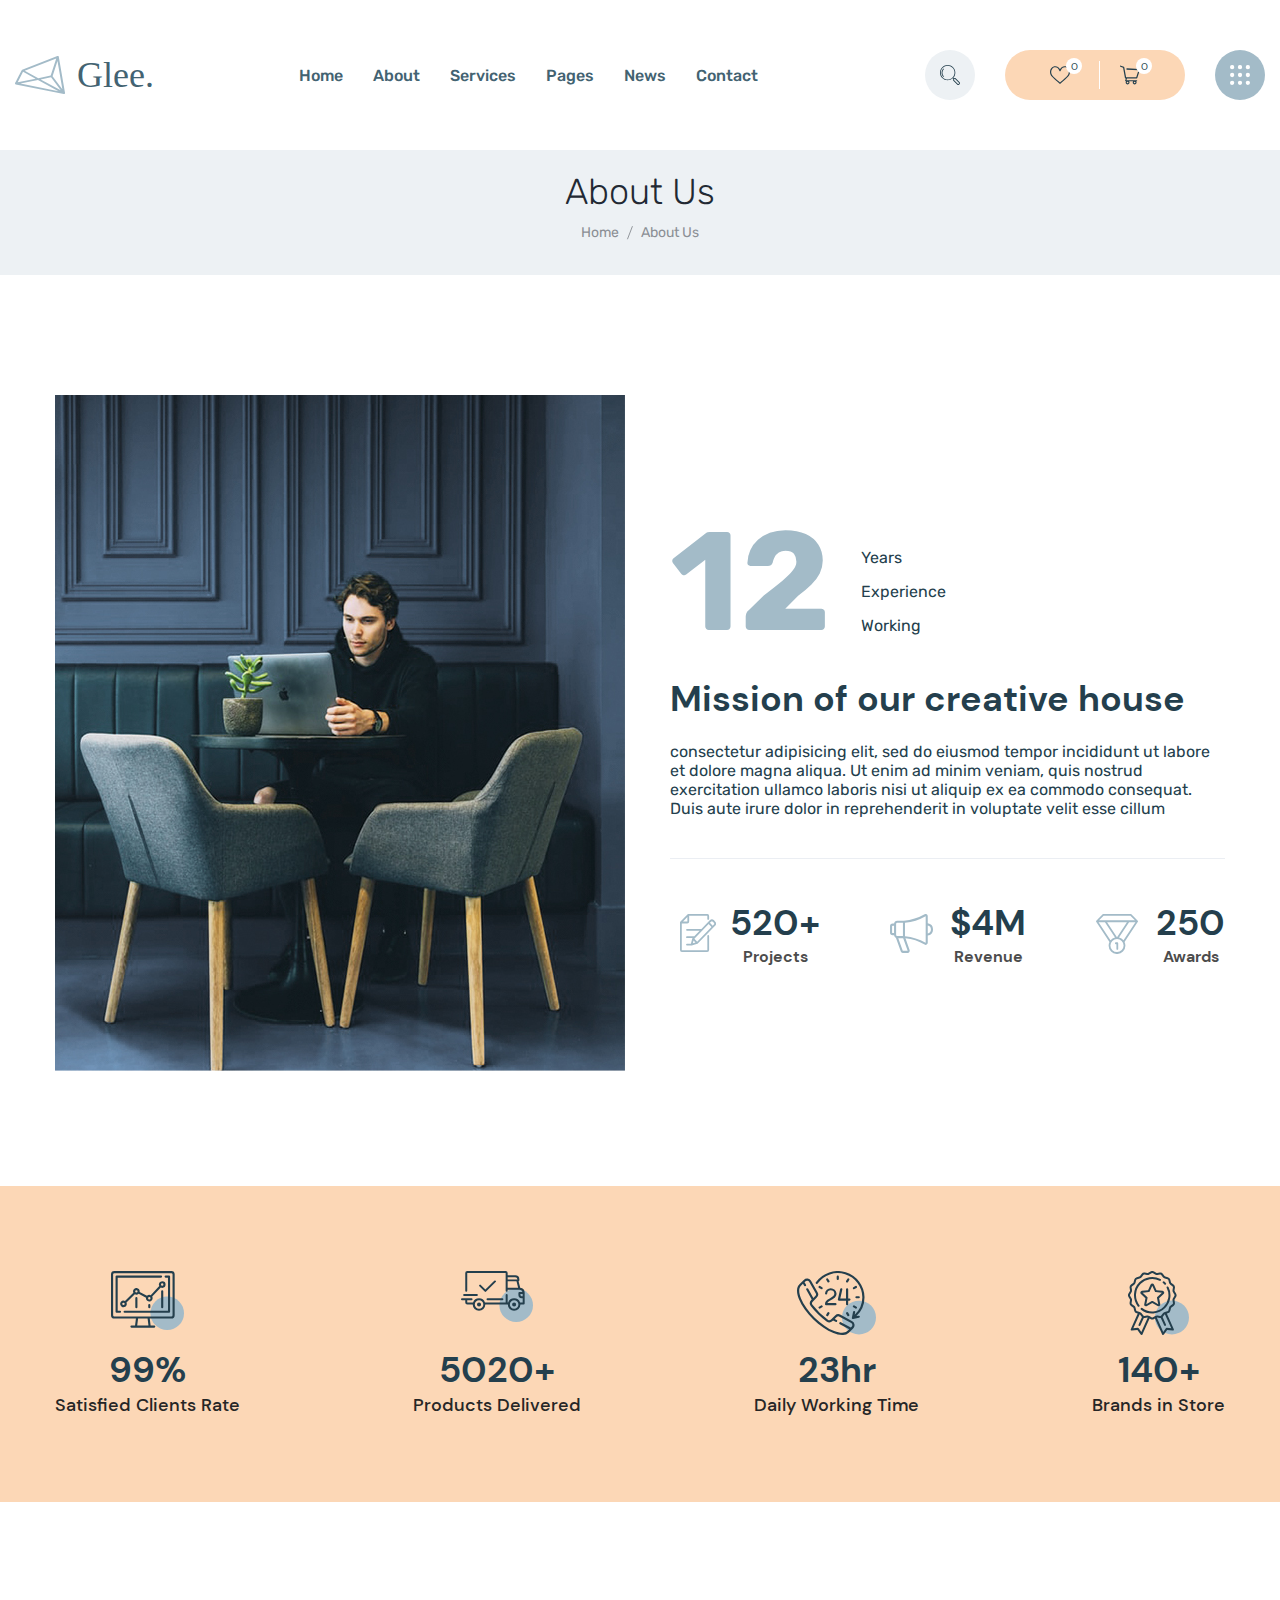
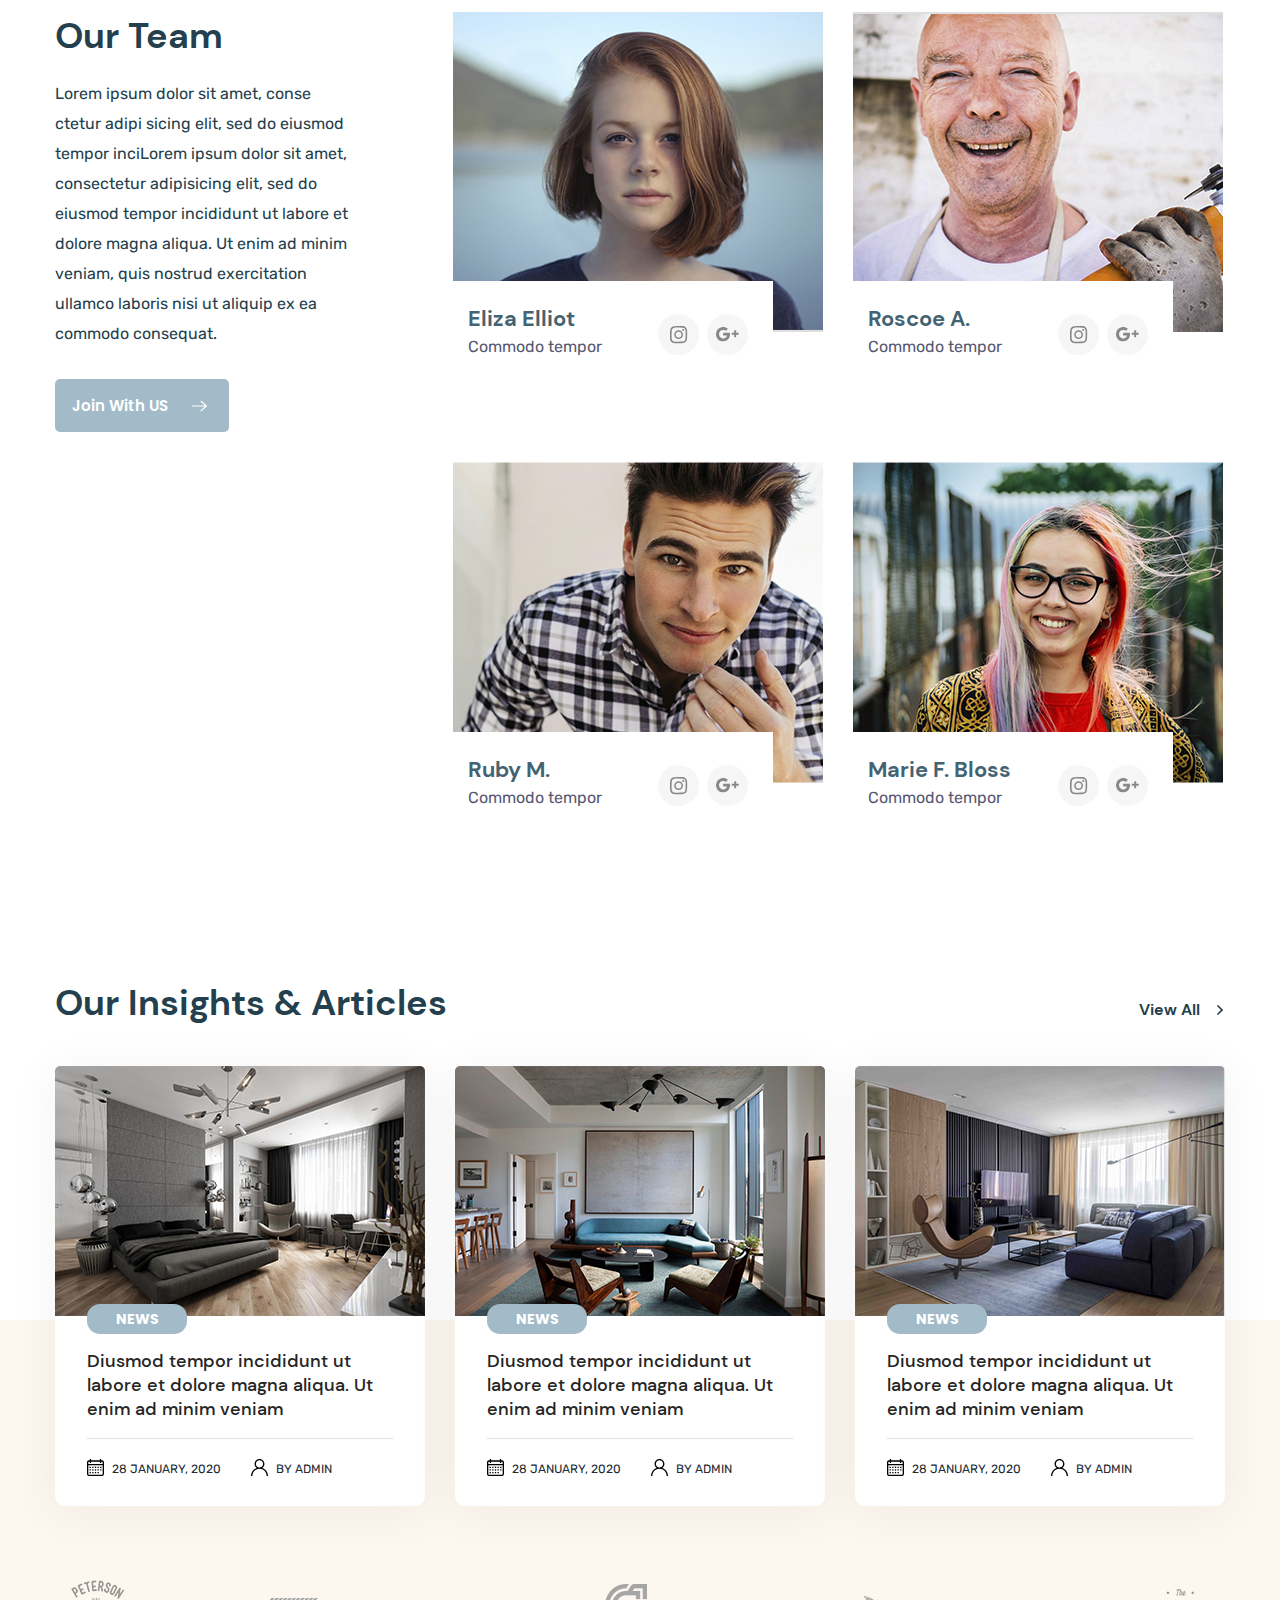
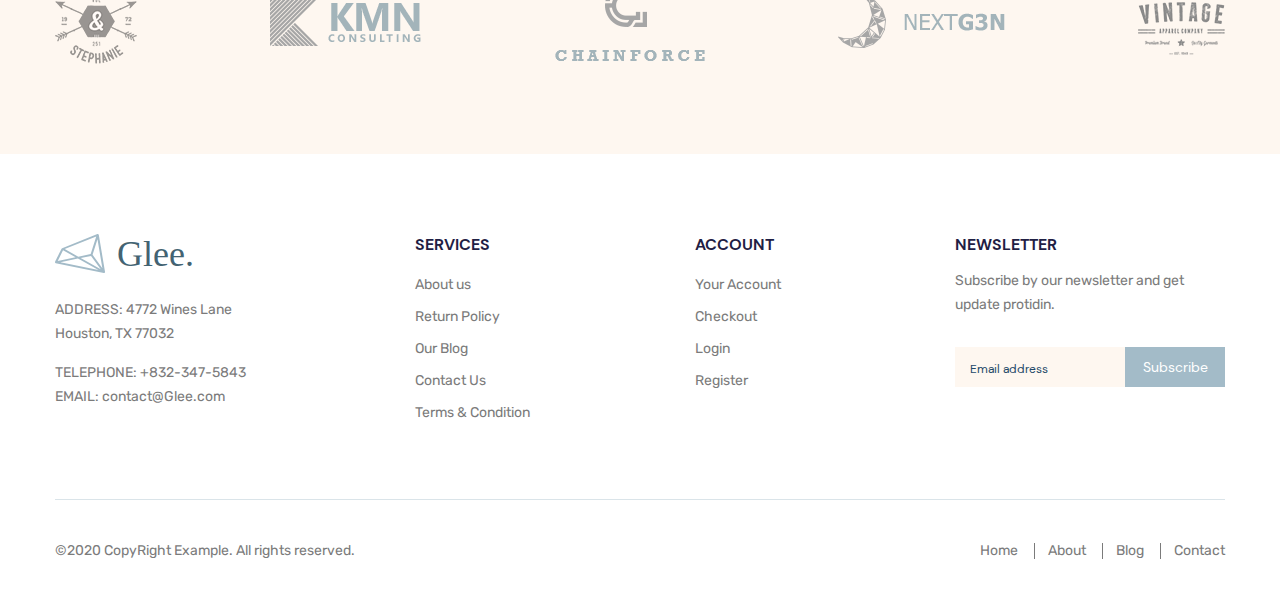
<file: about-us.html>
<!DOCTYPE html>
<html lang="en">
<head>
    <meta charset="UTF-8">
    <meta http-equiv="X-UA-Compatible" content="IE=edge">
    <meta name="viewport" content="width=device-width, initial-scale=1.0">
    <title>Glee</title>
    <link rel="stylesheet" href="css/style.min.css">
</head>
<body>
    <header class="header">
        <div class="container--big">
            <div class="header__inner">
                <a class="logo" href="#">
                    <img class="logo-img" src="images/logo.svg" alt="logo img">
                </a>
                <nav class="menu">
                    <button class="menu__btn">
                        <span></span>
                    </button> 
                    <nav class="menu">
                        <ul class="menu__list">
                            <form class="menu-list__adapt-form" action="#">
                                <input class="menu-list__adapt-input" type="text" placeholder="Search...">
                                <button class="menu-list__adapt-btn" type="submit">
                                    <img class="user-nav__link-img" src="images/search.svg" alt="search-icon">
                                </button>
                            </form>
                            <li class="menu__list-item">
                                <a class="menu__list-link menu__list-link--active" href="./index.html">Home</a>
                            </li>
                            <li class="menu__list-item">
                                <a class="menu__list-link" href="./about-us.html">About</a>
                            </li>
                            <li class="menu__list-item">
                                <a class="menu__list-link" href="#Services">Services</a>
                            </li>
                            <li class="menu__list-item">
                                <a class="menu__list-link" href="#">Pages</a>
                            </li>
                            <li class="menu__list-item">
                                <a class="menu__list-link" href="./blog.html">News</a>
                            </li>
                            <li class="menu__list-item">
                                <a class="menu__list-link" href="./contact.html">Contact</a>
                            </li>
                            <li class="menu__list-item menu__list-item--adapt">
                                <a class="menu__list-link" href="#">Liked Ones</a>
                            </li>
                            <li class="menu__list-item menu__list-item--adapt">
                                <a class="menu__list-link" href="#">Cart</a>
                            </li>
                        </ul>
                    </nav>                                                 
                </nav>
                <div class="user-nav">
                    <a class="user-nav__link" href="#">
                        <div class="user-nav__search-item">
                            <img class="user-nav__link-img" src="images/search.svg" alt="search-icon">
                        </div>
                    </a>
                    <div class="user-nav__link user-nav__link--adapt" href="#">
                        <div class="user-nav__link-box">
                            <a class="user-nav__box-item user-nav__box-item--line" href="#">
                                <img class="user-nav__box-img" src="images/heart.svg" alt="heart-icon">
                                <span class="user-nav__box-num">0</span>
                            </a>
                            <a class="user-nav__box-item" href="#">
                                <img class="user-nav__box-img" src="images/cart.svg" alt="cart-icon">
                                <span class="user-nav__box-num">0</span>
                            </a>
                        </div>
                    </div>
                    <a class="user-nav__link" href="#">
                        <div class="user-nav__pattern-item">
                            <img class="user-nav__link-img" src="images/icons/point-menu.svg" alt="pattern-icon">
                        </div>
                    </a>
                </div>
            </div>
        </div>
    </header>
    <main class="main">
        
        <section class="breadcrums">
            <div class="container">
                <div class="breadcrums__inner">
                    <h2 class="breadcrums__title">
                        About Us
                    </h2>
                    <ul class="breadcrums__list">
                        <li class="breadcrums__list-item">
                            <a class="breadcrums__list-link" href="index.html">Home</a>
                        </li>
                        <li class="breadcrums__list-item">
                            <a class="breadcrums__list-link" href="#">About Us</a>
                        </li>
                    </ul>
                </div>
            </div>
        </section>

        <section class="about">
            <div class="about__content">
                <div class="container">
                    <div class="about__content-inner">
                        <img class="about__content-img" src="images/photo.jpg" alt="about us img">
                        <div class="about__content-desc">
                            <div class="about__content-box">
                                <p class="about__content-num">12</p>
                                <div class="about__content-elemets">
                                    <p class="about__content-elemet">Years</p>
                                    <p class="about__content-elemet">Experience</p>
                                    <p class="about__content-elemet">Working</p>
                                </div>
                            </div>
                            <h3 class="about-title about__content-title">Mission of our creative house</h3>
                            <p class="about__content-text">
                                consectetur adipisicing elit, sed do eiusmod tempor incididunt ut labore et dolore magna aliqua. Ut enim ad minim veniam, quis nostrud exercitation ullamco laboris nisi ut aliquip ex ea commodo consequat. Duis aute irure dolor in reprehenderit in voluptate velit esse cillum
                            </p>
                            <div class="about__content-items">
                                <div class="about__content-item about__content-item--pic1">
                                    <h4 class="about-title">520+</h4>
                                    <p class="about__item-text">Projects</p>
                                </div>
                                <div class="about__content-item about__content-item--pic2">
                                    <h4 class="about-title">$4M</h4>
                                    <p class="about__item-text">Revenue</p>
                                </div>
                                <div class="about__content-item about__content-item--pic3">
                                    <h4 class="about-title">250</h4>
                                    <p class="about__item-text">Awards</p>
                                </div>
                            </div>
                        </div>
                    </div>
                </div> 
            </div>
            <div class="about__cons">
                <div class="container">
                    <div class="about__cons-items">
                        <div class="about__cons-item about__cons-item--pic1">
                            <h4 class="about-title">
                                99%
                            </h4>
                            <p class="about__cons-text">
                                Satisﬁed Clients Rate
                            </p>
                        </div>
                        <div class="about__cons-item about__cons-item--pic2">
                            <h4 class="about-title">
                                5020+
                            </h4>
                            <p class="about__cons-text">
                                Products Delivered
                            </p>
                        </div>
                        <div class="about__cons-item about__cons-item--pic3">
                            <h4 class="about-title">
                                23hr
                            </h4>
                            <p class="about__cons-text">
                                Daily Working Time
                            </p>
                        </div>
                        <div class="about__cons-item about__cons-item--pic4">
                            <h4 class="about-title">
                                140+
                            </h4>
                            <p class="about__cons-text">
                                Brands in Store
                            </p>
                        </div>
                    </div>
                </div>  
            </div>

            <div class="about__team">
                <div class="container">
                    <div class="about__team-inner">
                        <div class="about__team-desc">
                            <h3 class="about-title about__team-title">Our Team</h3>
                            <p class="about__team-text">
                                Lorem ipsum dolor sit amet, conse ctetur adipi sicing elit, sed do eiusmod tempor inciLorem ipsum dolor sit amet, consectetur adipisicing elit, sed do eiusmod tempor incididunt ut labore et dolore magna aliqua. Ut enim ad minim veniam, quis nostrud exercitation ullamco laboris nisi ut aliquip ex ea commodo consequat. 
                            </p>
                            <a class="about__team-btn" href="#">Join With US</a>
                        </div>

                        <div class="about__team-members members">
                            <div class="member">
                                <img class="member__img" src="images/content/team/1.jpg" alt="member img">
                                <div class="member__box">
                                    <div class="member__box-info">
                                        <h3 class="member__name">Eliza Elliot</h3>
                                        <p class="member__vocation">Commodo tempor</p>
                                    </div>
                                    <div class="member__box-links">
                                        <a class="member__box-link" href="#">
                                            <img class="member__link-img" src="images/icons/instagram.svg" alt="inst icon">
                                        </a>
                                        <a class="member__box-link" href="#">
                                            <img class="member__link-img" src="images/icons/google.svg" alt="google icon">
                                        </a>
                                    </div>
                                </div>
                            </div>
                            <div class="member">
                                <img class="member__img" src="images/content/team/2.jpg" alt="member img">
                                <div class="member__box">
                                    <div class="member__box-info">
                                        <h3 class="member__name">Roscoe A. </h3>
                                        <p class="member__vocation">Commodo tempor</p>
                                    </div>
                                    <div class="member__box-links">
                                        <a class="member__box-link" href="#">
                                            <img class="member__link-img" src="images/icons/instagram.svg" alt="inst icon">
                                        </a>
                                        <a class="member__box-link" href="#">
                                            <img class="member__link-img" src="images/icons/google.svg" alt="google icon">
                                        </a>
                                    </div>
                                </div>
                            </div>
                            <div class="member">
                                <img class="member__img" src="images/content/team/3.jpg" alt="member img">
                                <div class="member__box">
                                    <div class="member__box-info">
                                        <h3 class="member__name">Ruby M. </h3>
                                        <p class="member__vocation">Commodo tempor</p>
                                    </div>
                                    <div class="member__box-links">
                                        <a class="member__box-link" href="#">
                                            <img class="member__link-img" src="images/icons/instagram.svg" alt="inst icon">
                                        </a>
                                        <a class="member__box-link" href="#">
                                            <img class="member__link-img" src="images/icons/google.svg" alt="google icon">
                                        </a>
                                    </div>
                                </div>
                            </div>
                            <div class="member">
                                <img class="member__img" src="images/content/team/4.jpg" alt="member img">
                                <div class="member__box">
                                    <div class="member__box-info">
                                        <h3 class="member__name">Marie F. Bloss</h3>
                                        <p class="member__vocation">Commodo tempor</p>
                                    </div>
                                    <div class="member__box-links">
                                        <a class="member__box-link" href="#">
                                            <img class="member__link-img" src="images/icons/instagram.svg" alt="inst icon">
                                        </a>
                                        <a class="member__box-link" href="#">
                                            <img class="member__link-img" src="images/icons/google.svg" alt="google icon">
                                        </a>
                                    </div>
                                </div>
                            </div>
                        </div>
                    </div>
                </div>
            </div>
        </section>
        <section class="insights">
            <div class="container">
                <div class="insights__inner">
                    <div class="insights__box">
                        <h2 class="title insights-title about-us__section-title">
                            Our Insights & Articles
                        </h2>
                        <a class="insights__link about-us__section-link" href="blog.html">View All</a>
                    </div>
                    <div class="insights__items">
                        <div class="insights__item">
                            <a class="insights__item-link" href="blog-details.html">
                                <img class="insights__item-img" src="images/content/blog/1.jpg" alt="design img">
                            </a>
                            <div class="insights__inner-wrapper">
                                <span class="insights__item-type">NEWS</span>
                                <a class="insights__item-link" href="blog-details.html">
                                    <p class="insights__item-text">
                                        Diusmod tempor incididunt ut labore et dolore magna aliqua. Ut enim ad minim veniam
                                    </p>
                                </a>
                                <div class="insights__item-box">
                                    <a class="insights__item-link" href="#">
                                        <p class="insights__item-date">
                                            28 JANUARY, 2020
                                        </p>
                                    </a>
                                    <a class="insights__item-link" href="#">
                                        <p class="insights__item-author">
                                            BY ADMIN
                                        </p>
                                    </a>
                                </div>
                            </div>
                        </div>
                        <div class="insights__item">
                            <a class="insights__item-link" href="blog-details.html">
                                <img class="insights__item-img" src="images/content/blog/2.jpg" alt="design img">
                            </a>
                            <div class="insights__inner-wrapper">
                                <span class="insights__item-type">NEWS</span>
                                <a class="insights__item-link" href="blog-details.html">
                                    <p class="insights__item-text">
                                        Diusmod tempor incididunt ut labore et dolore magna aliqua. Ut enim ad minim veniam
                                    </p>
                                </a>
                                <div class="insights__item-box">
                                    <a class="insights__item-link" href="#">
                                        <p class="insights__item-date">
                                            28 JANUARY, 2020
                                        </p>
                                    </a>
                                    <a class="insights__item-link" href="#">
                                        <p class="insights__item-author">
                                            BY ADMIN
                                        </p>
                                    </a>
                                </div>
                            </div>
                        </div>
                        <div class="insights__item">
                            <a class="insights__item-link" href="blog-details.html">
                                <img class="insights__item-img" src="images/content/blog/3.jpg" alt="design img">
                            </a>
                            <div class="insights__inner-wrapper">
                                <span class="insights__item-type">NEWS</span>
                                <a class="insights__item-link" href="blog-details.html">
                                    <p class="insights__item-text">
                                        Diusmod tempor incididunt ut labore et dolore magna aliqua. Ut enim ad minim veniam
                                    </p>
                                </a>
                                <div class="insights__item-box">
                                    <a class="insights__item-link" href="#">
                                        <p class="insights__item-date">
                                            28 JANUARY, 2020
                                        </p>
                                    </a>
                                    <a class="insights__item-link" href="#">
                                        <p class="insights__item-author">
                                            BY ADMIN
                                        </p>
                                    </a>
                                </div>
                            </div>
                        </div>
                    </div>
                </div>
            </div>
        </section>

        <div class="partners">
            <div class="container">
                <div class="partners__inner">
                    <img class="partners__img" src="images/content/blog/sponsors/1.png" alt="sponsors img">
                    <img class="partners__img" src="images/content/blog/sponsors/2.png" alt="sponsors img">
                    <img class="partners__img" src="images/content/blog/sponsors/3.png" alt="sponsors img">
                    <img class="partners__img" src="images/content/blog/sponsors/4.png" alt="sponsors img">
                    <img class="partners__img" src="images/content/blog/sponsors/5.png" alt="sponsors img">
                </div>
            </div>
        </div>
    </main>
    <footer class="footer">
        <div class="footer__top">
            <div class="container">
                <div class="footer__top-items">
                    <div class="footer__top-item">
                        <a class="logo" href="#">
                            <img class="logo-img" src="images/logo.svg" alt="logo img">
                        </a>
                        <address>
                            ADDRESS: 4772 Wines Lane Houston, TX 77032
                        </address>
                        <div class="footer__top-tel">
                            <span>Telephone:</span> 
                            <a class="footer__top-link" href="tel:8323475843">
                                +832-347-5843
                            </a>
                        </div>
                        <div class="footer__top-email">
                            <span>Email:</span> 
                            <a class="footer__top-link" href="mailto:contact@Glee.com">
                                contact@Glee.com
                            </a>
                        </div>  
                    </div>
                    <ul class="footer__top-list1 top-list">
                        <h4 class="top-list__title">
                            Services
                        </h4>
                        <li class="top-list__item">
                            <a class="top-list__link" href="./about-us.html">About us</a>
                        </li>
                        <li class="top-list__item">
                            <a class="top-list__link" href="#">Return Policy</a>
                        </li>
                        <li class="top-list__item">
                            <a class="top-list__link" href="./blog.html">Our Blog</a>
                        </li>
                        <li class="top-list__item">
                            <a class="top-list__link" href="./contact.html">Contact Us</a>
                        </li>
                        <li class="top-list__item">
                            <a class="top-list__link" href="./term&conditionals.html">Terms & Condition</a>
                        </li>
                    </ul>
                    <ul class="footer__top-list2 top-list">
                        <h4 class="top-list__title">
                            Account
                        </h4>
                        <li class="top-list__item">
                            <a class="top-list__link" href="#">Your Account</a>
                        </li>
                        <li class="top-list__item">
                            <a class="top-list__link" href="#">Checkout</a>
                        </li>
                        <li class="top-list__item">
                            <a class="top-list__link" href="./login.html">Login</a>
                        </li>
                        <li class="top-list__item">
                            <a class="top-list__link" href="#">Register</a>
                        </li>
                    </ul>
                    <div class="footer__top-news">
                        <h4 class="top-list__title">
                            newsletter
                        </h4>
                        <p class="footer-top__text">
                            Subscribe by our newsletter and get
                            update protidin.
                        </p>
                        <form class="footer-top__form" action="#">
                            <input class="footer-top__input" type="text" placeholder="Email address">
                            <button class="footer-top__btn" type="submit">Subscribe</button>
                        </form>
                    </div>
                </div>
            </div>
        </div>
        <div class="footer__bottom">
            <div class="container">
                <div class="footer__bottom-inner">
                    <p class="footer__bottom-text">
                        ©2020 CopyRight Example. All rights reserved. 
                    </p>
                    <ul class="footer__bottom-list">
                        <li class="footer__bottom-item">
                            <a class="footer__bottom-link" href="./index.html">Home</a>
                        </li>
                        <li class="footer__bottom-item">
                            <a class="footer__bottom-link" href="./about-us.html">About</a>
                        </li>
                        <li class="footer__bottom-item">
                            <a class="footer__bottom-link" href="./blog.html">Blog</a>
                        </li>
                        <li class="footer__bottom-item">
                            <a class="footer__bottom-link" href="./contact.html">Contact</a>
                        </li>
                    </ul>
                </div>
            </div>
        </div>
    </footer>
    


    <script src="js/main.min.js"></script>
</body>
</html>
</file>
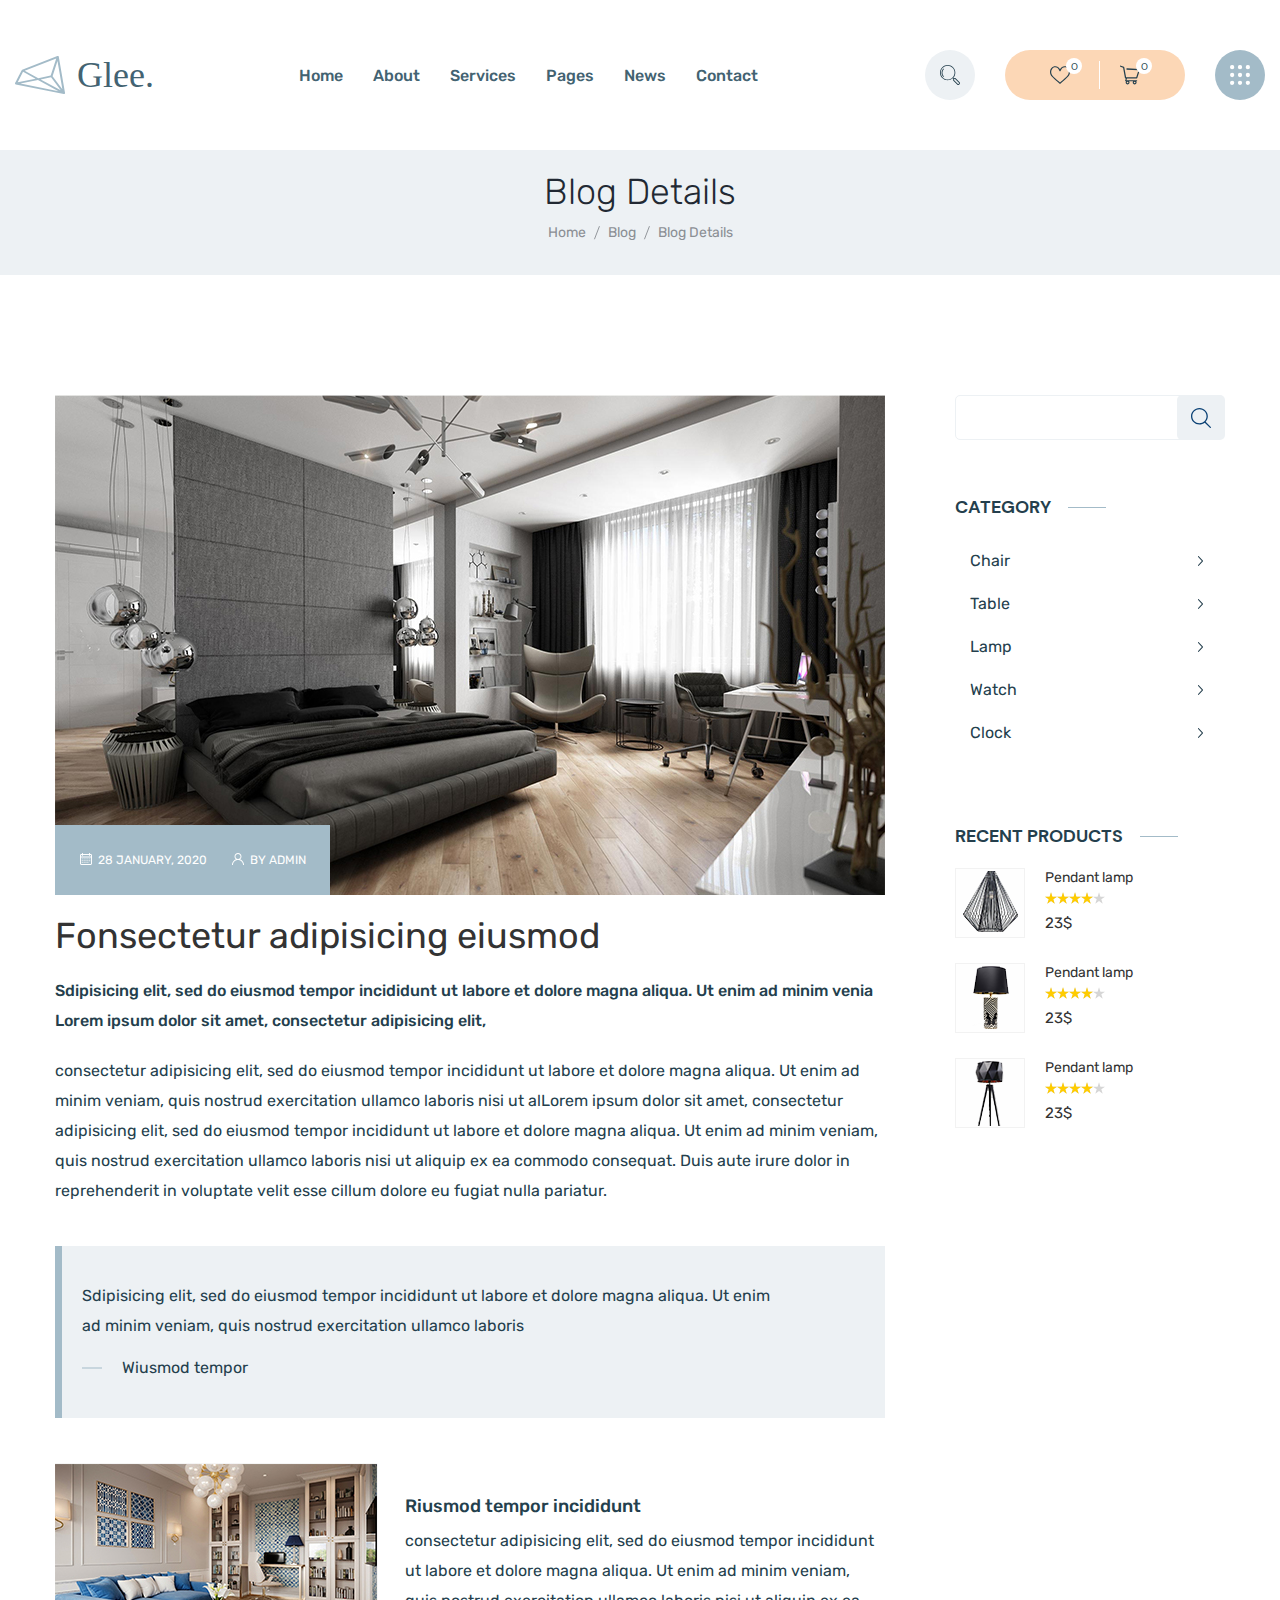
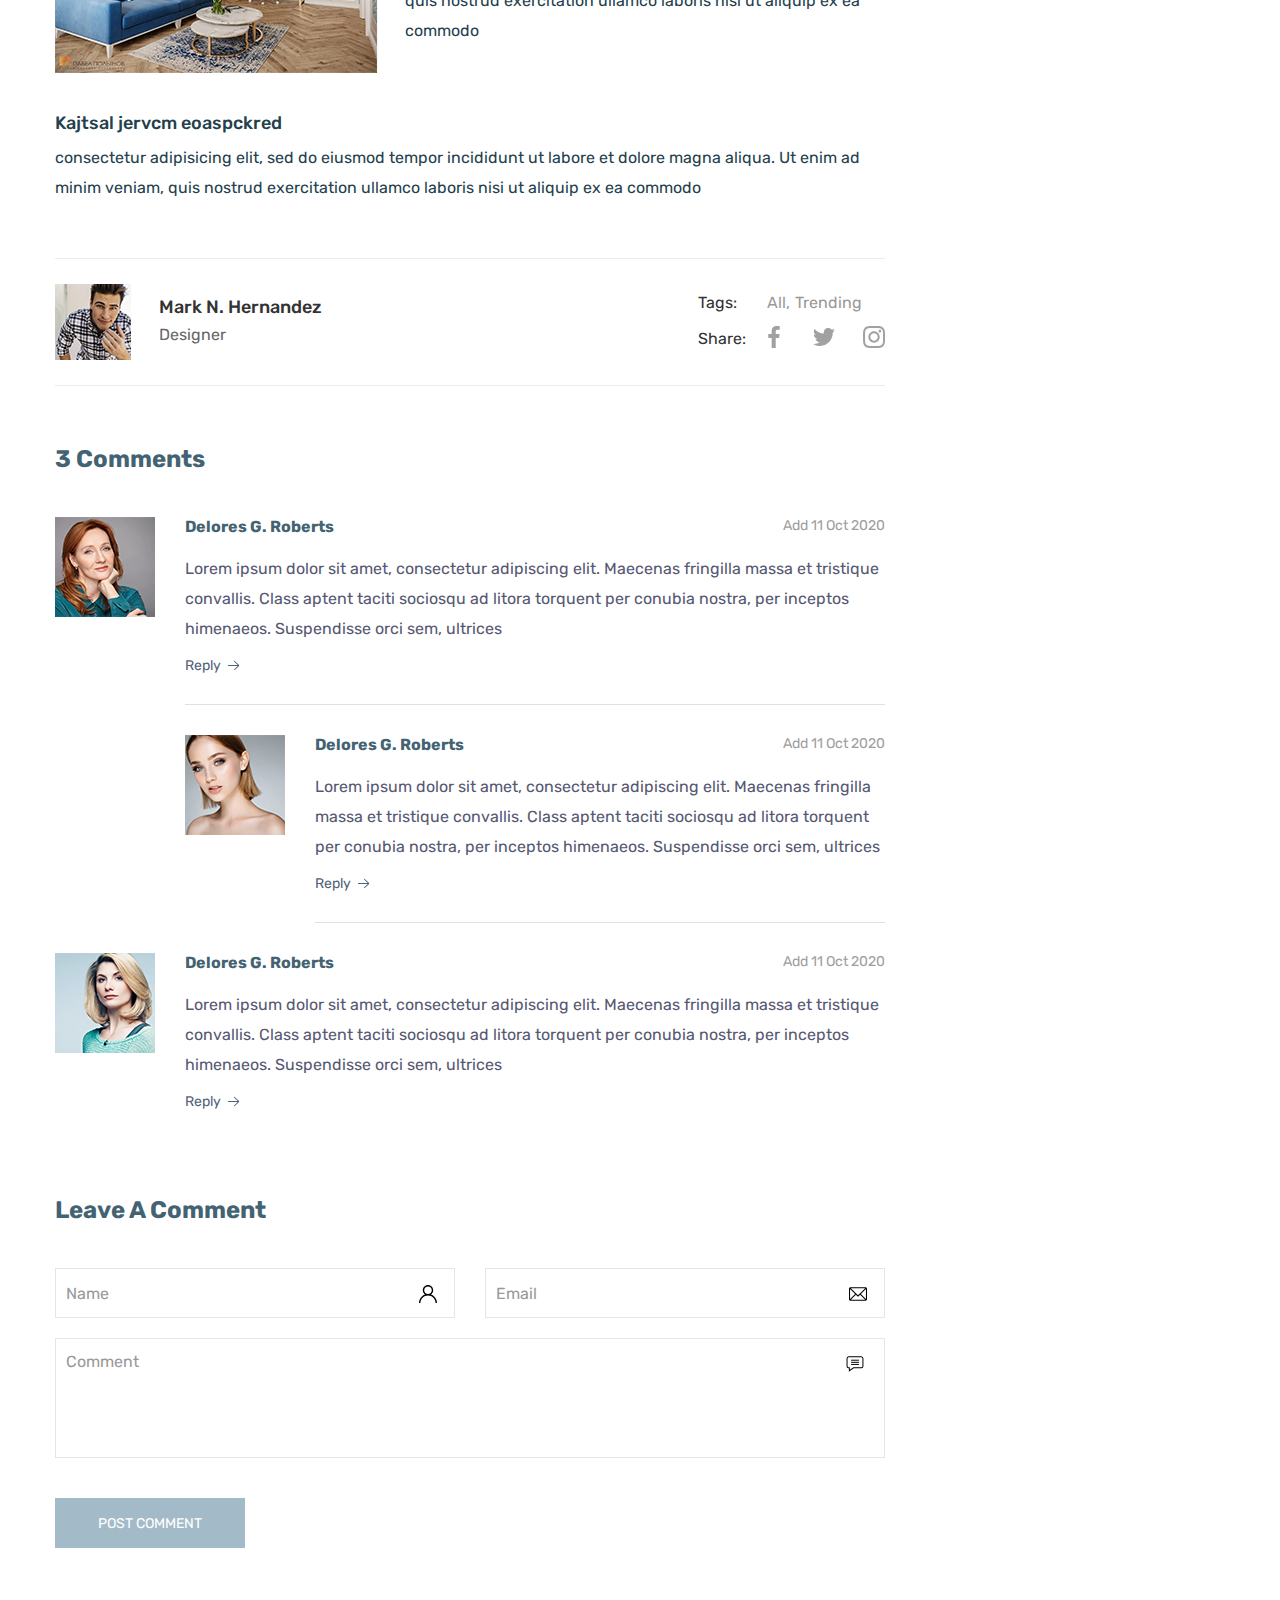
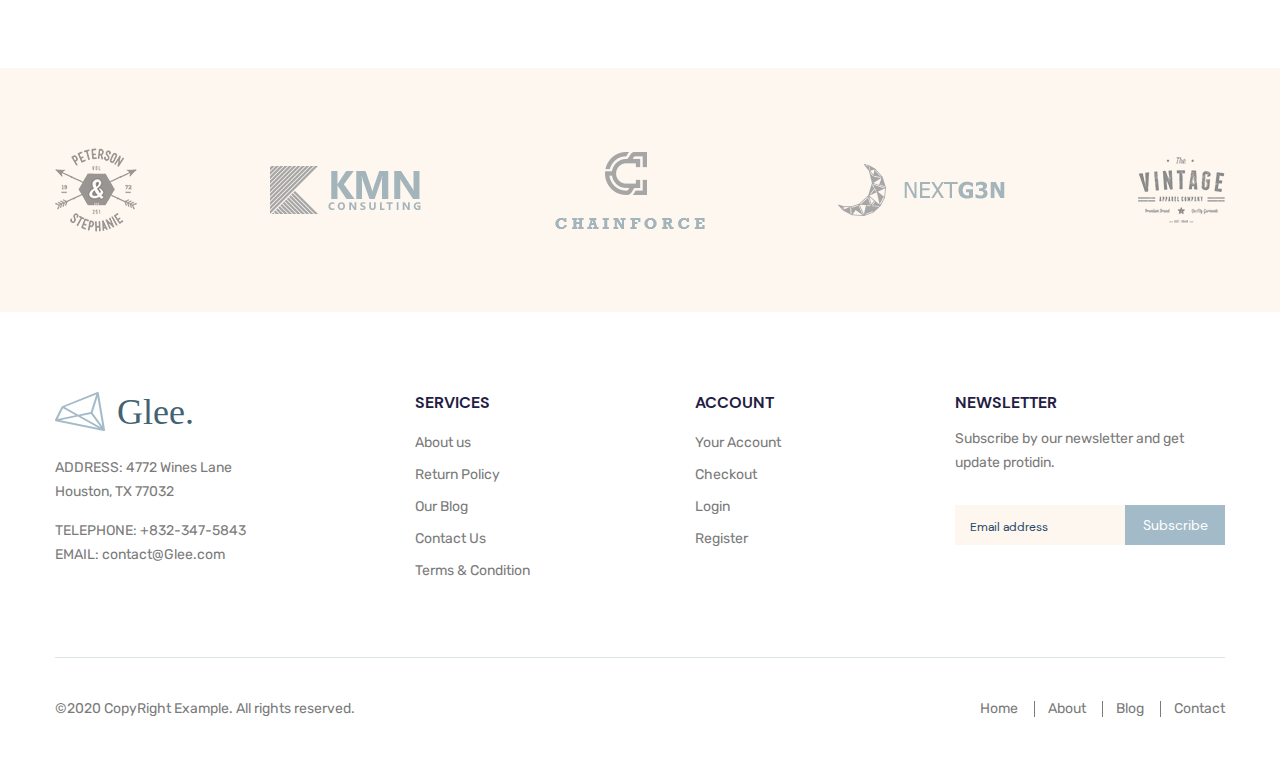
<file: blog-details.html>
<!DOCTYPE html>
<html lang="en">
<head>
    <meta charset="UTF-8">
    <meta http-equiv="X-UA-Compatible" content="IE=edge">
    <meta name="viewport" content="width=device-width, initial-scale=1.0">
    <title>Glee</title>
    <link rel="stylesheet" href="css/style.min.css">
</head>
<body>
    <header class="header">
        <div class="container--big">
            <div class="header__inner">
                <a class="logo" href="#">
                    <img class="logo-img" src="images/logo.svg" alt="logo img">
                </a>
                <nav class="menu">
                    <button class="menu__btn">
                        <span></span>
                    </button> 
                    <nav class="menu">
                        <ul class="menu__list">
                            <form class="menu-list__adapt-form" action="#">
                                <input class="menu-list__adapt-input" type="text" placeholder="Search...">
                                <button class="menu-list__adapt-btn" type="submit">
                                    <img class="user-nav__link-img" src="images/search.svg" alt="search-icon">
                                </button>
                            </form>
                            <li class="menu__list-item">
                                <a class="menu__list-link menu__list-link--active" href="./index.html">Home</a>
                            </li>
                            <li class="menu__list-item">
                                <a class="menu__list-link" href="./about-us.html">About</a>
                            </li>
                            <li class="menu__list-item">
                                <a class="menu__list-link" href="#Services">Services</a>
                            </li>
                            <li class="menu__list-item">
                                <a class="menu__list-link" href="#">Pages</a>
                            </li>
                            <li class="menu__list-item">
                                <a class="menu__list-link" href="./blog.html">News</a>
                            </li>
                            <li class="menu__list-item">
                                <a class="menu__list-link" href="./contact.html">Contact</a>
                            </li>
                            <li class="menu__list-item menu__list-item--adapt">
                                <a class="menu__list-link" href="#">Liked Ones</a>
                            </li>
                            <li class="menu__list-item menu__list-item--adapt">
                                <a class="menu__list-link" href="#">Cart</a>
                            </li>
                        </ul>
                    </nav>                                                 
                </nav>
                <div class="user-nav">
                    <a class="user-nav__link" href="#">
                        <div class="user-nav__search-item">
                            <img class="user-nav__link-img" src="images/search.svg" alt="search-icon">
                        </div>
                    </a>
                    <div class="user-nav__link user-nav__link--adapt" href="#">
                        <div class="user-nav__link-box">
                            <a class="user-nav__box-item user-nav__box-item--line" href="#">
                                <img class="user-nav__box-img" src="images/heart.svg" alt="heart-icon">
                                <span class="user-nav__box-num">0</span>
                            </a>
                            <a class="user-nav__box-item" href="#">
                                <img class="user-nav__box-img" src="images/cart.svg" alt="cart-icon">
                                <span class="user-nav__box-num">0</span>
                            </a>
                        </div>
                    </div>
                    <a class="user-nav__link" href="#">
                        <div class="user-nav__pattern-item">
                            <img class="user-nav__link-img" src="images/icons/point-menu.svg" alt="pattern-icon">
                        </div>
                    </a>
                </div>
            </div>
        </div>
    </header>
    <main class="main">
        
        <section class="breadcrums">
            <div class="container">
                <div class="breadcrums__inner">
                    <h2 class="breadcrums__title">
                        Blog Details
                    </h2>
                    <ul class="breadcrums__list">
                        <li class="breadcrums__list-item">
                            <a class="breadcrums__list-link" href="index.html">Home</a>
                        </li>
                        <li class="breadcrums__list-item">
                            <a class="breadcrums__list-link" href="blog.html">Blog</a>
                        </li>
                        <li class="breadcrums__list-item">
                            <a class="breadcrums__list-link" href="#">Blog Details</a>
                        </li>
                    </ul>
                </div>
            </div>
        </section>

        <div class="blog-details">
            <div class="container">
                <div class="blog-details__inner">

                    <article class="blog-article article-section">
                        <a class="blog-article__link" href="#">
                            <div class="blog-article__wrapper blog-article__wrapper--pic1">
                                <div class="blog-article__box">
                                    <a class="blog-artilce__link" href="#">
                                        <p class="blog-article__date">28 JANUARY, 2020</p>
                                    </a>
                                    <a class="blog-artilce__link" href="#">
                                        <p class="blog-article__author">BY ADMIN</p>
                                    </a>
                                </div>
                            </div>
                        </a>
                        <a class="blog-article__link" href="#">
                            <h2 class="blog-article__title">Fonsectetur adipisicing  eiusmod </h2>
                        </a>
                        <p class="blog-article__subtitle">
                            Sdipisicing elit, sed do eiusmod tempor incididunt ut labore et dolore magna aliqua. Ut enim ad minim venia Lorem ipsum dolor sit amet, consectetur adipisicing elit, 
                        </p>
                        <p class="blog-article__text">
                            consectetur adipisicing elit, sed do eiusmod tempor incididunt ut labore et dolore magna aliqua. Ut enim ad minim veniam, quis nostrud exercitation ullamco laboris nisi ut alLorem ipsum dolor sit amet, consectetur adipisicing elit, sed do eiusmod tempor incididunt ut labore et dolore magna aliqua. Ut enim ad minim veniam, quis nostrud exercitation ullamco laboris nisi ut aliquip ex ea commodo consequat. Duis aute irure dolor in reprehenderit in voluptate velit esse cillum dolore eu fugiat nulla pariatur. 
                        </p>
                        <blockquote class="blog-article__blockquote">
                            Sdipisicing elit, sed do eiusmod tempor incididunt ut labore et dolore magna aliqua. Ut enim ad minim veniam, quis nostrud exercitation ullamco laboris 
                            <span class="blog-article__blockquote-author">Wiusmod tempor </span>
                        </blockquote>
                        <div class="blog-article__inner-wrapper">
                            <img class="blog-article__img" src="images/content/blog/details/1.jpg" alt="shop img">
                            <div class="blog-article__desc">
                                <h3 class="article-title">Riusmod tempor incididunt </h3>
                                <p class="blog-article__text">
                                    consectetur adipisicing elit, sed do eiusmod tempor incididunt ut labore et dolore magna aliqua. Ut enim ad minim veniam, quis nostrud exercitation ullamco laboris nisi ut aliquip ex ea commodo 
                                </p>
                            </div>
                        </div>
                        <div class="blog-article__elements">
                            <h3 class="article-title">Kajtsal jervcm eoaspckred</h3>
                            <p class="blog-article__text">
                                consectetur adipisicing elit, sed do eiusmod tempor incididunt ut labore et dolore magna aliqua. Ut enim ad minim veniam, quis nostrud exercitation ullamco laboris nisi ut aliquip ex ea commodo 
                            </p>
                        </div>
                        <div class="author">
                            <div class="author__info">
                                <img class="author-img" src="images/content/blog/details/2.jpg" alt="author img">
                                <div class="author__info-wrapper">
                                    <h3 class="author__name">Mark N. Hernandez</h3>
                                    <div class="author__vocation">Designer</div>
                                </div>
                            </div>
                            <div class="author__elements">
                                <div class="author__element">
                                    <p class="author__element-title">Tags: </p>
                                    <div class="author__element-categories">
                                        <a class="author__element-category" href="#">All,</a>  
                                        <a class="author__element-category" href="#">Trending</a>
                                    </div>
                                </div>
                                <div class="author__element">
                                    <p class="author__element-title">Share: </p>
                                    <div class="author__element-links">
                                        <a class="author__element-link" href="#">
                                            <svg width="22" height="22" viewBox="0 0 17 17" fill="none" xmlns="http://www.w3.org/2000/svg">
                                                <path d="M9.81658 17V9.24607H12.4182L12.8085 6.22333H9.81658V4.29375C9.81658 3.41887 10.0585 2.82265 11.3145 2.82265L12.9138 2.82199V0.118345C12.6373 0.0824035 11.6879 0 10.5829 0C8.27545 0 6.69576 1.40842 6.69576 3.99438V6.22333H4.08624V9.24607H6.69576V17H9.81658Z" fill="#A1A1A1"/>
                                            </svg>    
                                        </a> 
                                        <a class="author__element-link" href="#">
                                            <svg width="22" height="22" viewBox="0 0 17 17" fill="none" xmlns="http://www.w3.org/2000/svg">
                                                <g clip-path="url(#clip0)">
                                                <path d="M17 3.22894C16.3678 3.50625 15.6942 3.69006 14.9919 3.77931C15.7144 3.34794 16.2658 2.67006 16.5251 1.853C15.8514 2.25462 15.1077 2.53831 14.3151 2.69663C13.6754 2.01556 12.7638 1.59375 11.7693 1.59375C9.83981 1.59375 8.28644 3.15988 8.28644 5.07981C8.28644 5.35606 8.30981 5.62169 8.36719 5.87456C5.46975 5.73325 2.90594 4.34456 1.18362 2.22913C0.882937 2.75081 0.706563 3.34794 0.706563 3.99075C0.706563 5.19775 1.32812 6.26769 2.25462 6.88712C1.69469 6.8765 1.14537 6.71394 0.68 6.45788C0.68 6.4685 0.68 6.48231 0.68 6.49612C0.68 8.18975 1.88806 9.5965 3.47225 9.92056C3.18856 9.99812 2.87937 10.0353 2.5585 10.0353C2.33537 10.0353 2.11012 10.0226 1.89869 9.97581C2.35025 11.356 3.63163 12.3707 5.15525 12.4036C3.9695 13.3312 2.46394 13.8901 0.834063 13.8901C0.54825 13.8901 0.274125 13.8773 0 13.8422C1.54381 14.8378 3.37344 15.4062 5.3465 15.4062C11.7597 15.4062 15.266 10.0938 15.266 5.48887C15.266 5.33481 15.2607 5.18606 15.2532 5.03838C15.9449 4.5475 16.5261 3.93444 17 3.22894Z" fill="#A1A1A1"/>
                                                </g>
                                                <defs>
                                                <clipPath id="clip0">
                                                <rect width="17" height="17" fill="white"/>
                                                </clipPath>
                                                </defs>
                                            </svg>
                                        </a>
                                        <a class="author__element-link" href="#">
                                            <svg width="22" height="22" viewBox="0 0 17 17" fill="none" xmlns="http://www.w3.org/2000/svg">
                                                <g clip-path="url(#clip0)">
                                                <path d="M16.9833 4.99805C16.9435 4.09477 16.7974 3.47378 16.5882 2.93568C16.3723 2.3645 16.0402 1.85312 15.6051 1.42801C15.18 0.996288 14.6653 0.660819 14.1007 0.44833C13.5595 0.239083 12.9417 0.0930128 12.0385 0.0531873C11.1285 0.00998882 10.8396 0 8.53149 0C6.22343 0 5.93453 0.00998882 5.02788 0.0498144C4.12461 0.08964 3.50362 0.23584 2.96565 0.444957C2.39434 0.660819 1.88297 0.992916 1.45786 1.42801C1.02613 1.85312 0.690794 2.36787 0.478175 2.93243C0.268929 3.47378 0.122859 4.0914 0.0830333 4.99467C0.039835 5.90469 0.0298462 6.19359 0.0298462 8.50166C0.0298462 10.8097 0.039835 11.0986 0.0796605 12.0053C0.119486 12.9085 0.265686 13.5295 0.474932 14.0676C0.690794 14.6388 1.02613 15.1502 1.45786 15.5753C1.88297 16.007 2.39771 16.3425 2.96228 16.555C3.50362 16.7642 4.12124 16.9103 5.02464 16.9501C5.93116 16.9901 6.22018 16.9999 8.52825 16.9999C10.8363 16.9999 11.1252 16.9901 12.0319 16.9501C12.9351 16.9103 13.5561 16.7642 14.0941 16.555C15.2366 16.1133 16.1399 15.21 16.5816 14.0676C16.7907 13.5263 16.9369 12.9085 16.9767 12.0053C17.0165 11.0986 17.0265 10.8097 17.0265 8.50166C17.0265 6.19359 17.0231 5.90469 16.9833 4.99805ZM15.4524 11.9389C15.4159 12.7691 15.2764 13.2174 15.1602 13.5163C14.8745 14.2569 14.2867 14.8447 13.5461 15.1304C13.2472 15.2466 12.7957 15.386 11.9687 15.4225C11.072 15.4624 10.8031 15.4723 8.53486 15.4723C6.26663 15.4723 5.99433 15.4624 5.10092 15.4225C4.27068 15.386 3.82235 15.2466 3.52347 15.1304C3.15492 14.9941 2.81945 14.7783 2.54716 14.496C2.26487 14.2203 2.04901 13.8882 1.9128 13.5197C1.79657 13.2208 1.65711 12.7691 1.62066 11.9422C1.58071 11.0456 1.57085 10.7765 1.57085 8.50828C1.57085 6.24003 1.58071 5.96774 1.62066 5.07445C1.65711 4.24421 1.79657 3.79588 1.9128 3.497C2.04901 3.12832 2.26487 2.79298 2.55053 2.52056C2.82606 2.23828 3.15816 2.02241 3.52684 1.88633C3.82572 1.7701 4.27743 1.63064 5.10429 1.59406C6.00095 1.55424 6.27 1.54425 8.53811 1.54425C10.8097 1.54425 11.0786 1.55424 11.9721 1.59406C12.8023 1.63064 13.2506 1.7701 13.5495 1.88633C13.9181 2.02241 14.2535 2.23828 14.5258 2.52056C14.8081 2.79622 15.024 3.12832 15.1602 3.497C15.2764 3.79588 15.4159 4.24746 15.4524 5.07445C15.4923 5.97111 15.5023 6.24003 15.5023 8.50828C15.5023 10.7765 15.4923 11.0422 15.4524 11.9389Z" fill="#A1A1A1"/>
                                                <path d="M8.53155 4.13452C6.12061 4.13452 4.16449 6.09052 4.16449 8.50158C4.16449 10.9127 6.12061 12.8686 8.53155 12.8686C10.9426 12.8686 12.8986 10.9127 12.8986 8.50158C12.8986 6.09052 10.9426 4.13452 8.53155 4.13452ZM8.53155 11.3344C6.96746 11.3344 5.69875 10.0658 5.69875 8.50158C5.69875 6.93736 6.96746 5.66878 8.53155 5.66878C10.0958 5.66878 11.3644 6.93736 11.3644 8.50158C11.3644 10.0658 10.0958 11.3344 8.53155 11.3344V11.3344Z" fill="#A1A1A1"/>
                                                <path d="M14.0909 3.9619C14.0909 4.5249 13.6344 4.98141 13.0713 4.98141C12.5083 4.98141 12.0518 4.5249 12.0518 3.9619C12.0518 3.39876 12.5083 2.94238 13.0713 2.94238C13.6344 2.94238 14.0909 3.39876 14.0909 3.9619V3.9619Z" fill="#A1A1A1"/>
                                                </g>
                                                <defs>
                                                <clipPath id="clip0">
                                                <rect width="17" height="17" fill="white"/>
                                                </clipPath>
                                                </defs>
                                            </svg>
                                        </a>
                                    </div>
                                </div>
                            </div>
                        </div>
                        <div class="comments">
                            <h3 class="section-title">3 Comments</h3>
                            <div class="comments__items">
                                <div class="comments__author">
                                    <img class="comments__img" src="images/content/blog/details/3.jpg" alt="author img">
                                    <div class="comments__author-info">
                                        <div class="comments__author-inner">
                                            <h4 class="comments__author-name">Delores G. Roberts</h4>
                                            <p class="comments__author-date">Add 11 Oct 2020</p>
                                        </div>
                                        <p class="comments__author-text">
                                            Lorem ipsum dolor sit amet, consectetur adipiscing elit. Maecenas fringilla massa et tristique convallis. Class aptent taciti sociosqu ad litora torquent per conubia nostra, per inceptos himenaeos. Suspendisse orci sem, ultrices 
                                        </p>
                                        <a class="comments__author-btn" href="#">Reply</a>
                                    </div>
                                </div>
                                <div class="comments__author comments__author-left">
                                    <img class="comments__img" src="images/content/blog/details/4.jpg" alt="author img">
                                    <div class="comments__author-info comments__author-info--left">
                                        <div class="comments__author-inner">
                                            <h4 class="comments__author-name">Delores G. Roberts</h4>
                                            <p class="comments__author-date">Add 11 Oct 2020</p>
                                        </div>
                                        <p class="comments__author-text">
                                            Lorem ipsum dolor sit amet, consectetur adipiscing elit. Maecenas fringilla massa et tristique convallis. Class aptent taciti sociosqu ad litora torquent per conubia nostra, per inceptos himenaeos. Suspendisse orci sem, ultrices 
                                        </p>
                                        <a class="comments__author-btn" href="#">Reply</a>
                                    </div>
                                </div>
                                <div class="comments__author">
                                    <img class="comments__img" src="images/content/blog/details/5.jpg" alt="author img">
                                    <div class="comments__author-info">
                                        <div class="comments__author-inner">
                                            <h4 class="comments__author-name">Delores G. Roberts</h4>
                                            <p class="comments__author-date">Add 11 Oct 2020</p>
                                        </div>
                                        <p class="comments__author-text">
                                            Lorem ipsum dolor sit amet, consectetur adipiscing elit. Maecenas fringilla massa et tristique convallis. Class aptent taciti sociosqu ad litora torquent per conubia nostra, per inceptos himenaeos. Suspendisse orci sem, ultrices 
                                        </p>
                                        <a class="comments__author-btn" href="#">Reply</a>
                                    </div>
                                </div>
                            </div>
                        </div>
                        <form class="blog-details__form" action="#">
                            <h3 class="section-title">Leave A Comment</h3>
                            <input class="blog-details__form-input blog-details__form-name" type="text" placeholder="Name">
                            <input class="blog-details__form-input blog-details__form-email" type="email" placeholder="Email">
                            <textarea class="blog-details__form-textarea" placeholder="Comment"></textarea>
                            <button class="blog-details__form-btn" type="submit">Post Comment</button>
                        </form>
                    </article>
                    <div class="blog-articles__filters">

                        <form class="blog-articles__search" action="#">
                            <input class="blog-articles__input" type="text">
                            <button class="blog-articles__btn">
                                <img src="images/button-search.svg" alt="search icon">
                            </button>
                        </form>

                        <div class="filters__item filters-category">
                            <h3 class="filters__item-title">
                                CATEGORY
                            </h3>
                            <form class="filters-category__form" action="#">
                                <label class="filters-category__label">
                                    <input class="filters-category__input" type="checkbox">
                                    <span class="filters-category__checkbox">Chair</span>
                                </label>
                                <label class="filters-category__label">
                                    <input class="filters-category__input" type="checkbox">
                                    <span class="filters-category__checkbox">Table</span>
                                </label>
                                <label class="filters-category__label">
                                    <input class="filters-category__input" type="checkbox">
                                    <span class="filters-category__checkbox">Lamp</span>
                                </label>
                                <label class="filters-category__label">
                                    <input class="filters-category__input" type="checkbox">
                                    <span class="filters-category__checkbox">Watch</span>
                                </label>
                                <label class="filters-category__label">
                                    <input class="filters-category__input" type="checkbox">
                                    <span class="filters-category__checkbox">Clock</span>
                                </label>
                            </form>
                        </div>
                        <div class="recent-products">
                            <h3 class="filters__item-title">
                                RECENT PRODUCTS
                            </h3>
                            <div class="recent-products__items">
                                <div class="recent-products__item">
                                    <a class="recent-products__link" href="product-details.html">
                                        <div class="recent-products__img recent-products__img--pic1"></div>
                                    </a>
                                    <div class="recent-products__item-box">
                                        <a class="recent-products__link" href="product-details.html">
                                            <h6 class="recent-products__item-title">
                                                Pendant lamp
                                            </h6>
                                        </a>
                                        <div class="rating" data-rateyo-rating="4"></div>
                                        <p class="recent-products__item-price">
                                            23$
                                        </p>
                                    </div>
                                </div>
                                <div class="recent-products__item">
                                    <a class="recent-products__link" href="product-details.html">
                                        <div class="recent-products__img recent-products__img--pic2"></div>
                                    </a>
                                    <div class="recent-products__item-box">
                                        <a class="recent-products__link" href="product-details.html">
                                            <h6 class="recent-products__item-title">
                                                Pendant lamp
                                            </h6>
                                        </a>
                                        <div class="rating" data-rateyo-rating="4"></div>
                                        <p class="recent-products__item-price">
                                            23$
                                        </p>
                                    </div>
                                </div>
                                <div class="recent-products__item">
                                    <a class="recent-products__link" href="product-details.html">
                                        <div class="recent-products__img recent-products__img--pic3"></div>
                                    </a>
                                    <div class="recent-products__item-box">
                                        <a class="recent-products__link" href="product-details.html">
                                            <h6 class="recent-products__item-title">
                                                Pendant lamp
                                            </h6>
                                        </a>
                                        <div class="rating" data-rateyo-rating="4"></div>
                                        <p class="recent-products__item-price">
                                            23$
                                        </p>
                                    </div>
                                </div>
                            </div>
                        </div>
                    </div>

                </div>
            </div>
        </div>
 
        <div class="shop-partners">
            <div class="container">
                <div class="shop-partners__inner">
                    <img class="shop-partners__img" src="images/content/blog/sponsors/1.png" alt="sponsors img">
                    <img class="shop-partners__img" src="images/content/blog/sponsors/2.png" alt="sponsors img">
                    <img class="shop-partners__img" src="images/content/blog/sponsors/3.png" alt="sponsors img">
                    <img class="shop-partners__img" src="images/content/blog/sponsors/4.png" alt="sponsors img">
                    <img class="shop-partners__img" src="images/content/blog/sponsors/5.png" alt="sponsors img">
                </div>
            </div>
        </div>
    </main>
    <footer class="footer">
        <div class="footer__top">
            <div class="container">
                <div class="footer__top-items">
                    <div class="footer__top-item">
                        <a class="logo" href="#">
                            <img class="logo-img" src="images/logo.svg" alt="logo img">
                        </a>
                        <address>
                            ADDRESS: 4772 Wines Lane Houston, TX 77032
                        </address>
                        <div class="footer__top-tel">
                            <span>Telephone:</span> 
                            <a class="footer__top-link" href="tel:8323475843">
                                +832-347-5843
                            </a>
                        </div>
                        <div class="footer__top-email">
                            <span>Email:</span> 
                            <a class="footer__top-link" href="mailto:contact@Glee.com">
                                contact@Glee.com
                            </a>
                        </div>  
                    </div>
                    <ul class="footer__top-list1 top-list">
                        <h4 class="top-list__title">
                            Services
                        </h4>
                        <li class="top-list__item">
                            <a class="top-list__link" href="./about-us.html">About us</a>
                        </li>
                        <li class="top-list__item">
                            <a class="top-list__link" href="#">Return Policy</a>
                        </li>
                        <li class="top-list__item">
                            <a class="top-list__link" href="./blog.html">Our Blog</a>
                        </li>
                        <li class="top-list__item">
                            <a class="top-list__link" href="./contact.html">Contact Us</a>
                        </li>
                        <li class="top-list__item">
                            <a class="top-list__link" href="./term&conditionals.html">Terms & Condition</a>
                        </li>
                    </ul>
                    <ul class="footer__top-list2 top-list">
                        <h4 class="top-list__title">
                            Account
                        </h4>
                        <li class="top-list__item">
                            <a class="top-list__link" href="#">Your Account</a>
                        </li>
                        <li class="top-list__item">
                            <a class="top-list__link" href="#">Checkout</a>
                        </li>
                        <li class="top-list__item">
                            <a class="top-list__link" href="./login.html">Login</a>
                        </li>
                        <li class="top-list__item">
                            <a class="top-list__link" href="#">Register</a>
                        </li>
                    </ul>
                    <div class="footer__top-news">
                        <h4 class="top-list__title">
                            newsletter
                        </h4>
                        <p class="footer-top__text">
                            Subscribe by our newsletter and get
                            update protidin.
                        </p>
                        <form class="footer-top__form" action="#">
                            <input class="footer-top__input" type="text" placeholder="Email address">
                            <button class="footer-top__btn" type="submit">Subscribe</button>
                        </form>
                    </div>
                </div>
            </div>
        </div>
        <div class="footer__bottom">
            <div class="container">
                <div class="footer__bottom-inner">
                    <p class="footer__bottom-text">
                        ©2020 CopyRight Example. All rights reserved. 
                    </p>
                    <ul class="footer__bottom-list">
                        <li class="footer__bottom-item">
                            <a class="footer__bottom-link" href="./index.html">Home</a>
                        </li>
                        <li class="footer__bottom-item">
                            <a class="footer__bottom-link" href="./about-us.html">About</a>
                        </li>
                        <li class="footer__bottom-item">
                            <a class="footer__bottom-link" href="./blog.html">Blog</a>
                        </li>
                        <li class="footer__bottom-item">
                            <a class="footer__bottom-link" href="./contact.html">Contact</a>
                        </li>
                    </ul>
                </div>
            </div>
        </div>
    </footer>
    


    <script src="js/main.min.js"></script>
</body>
</html>
</file>
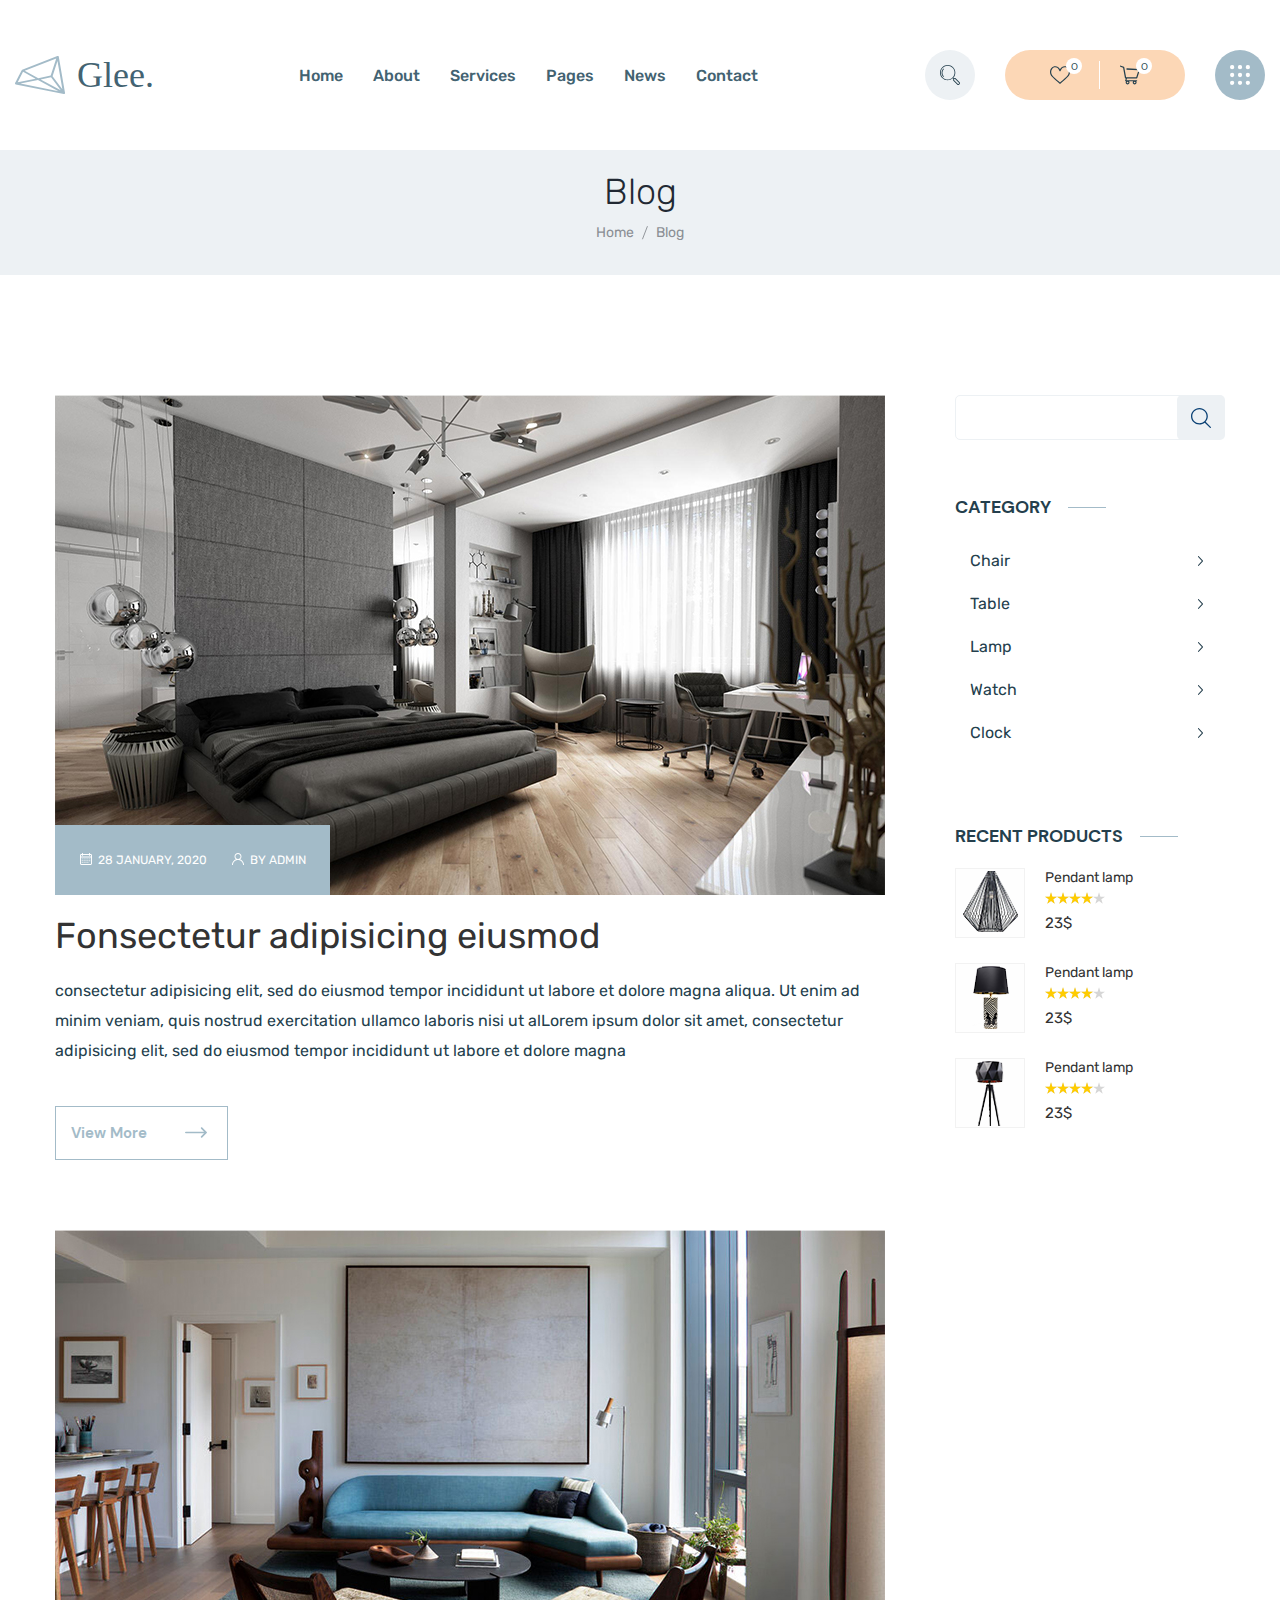
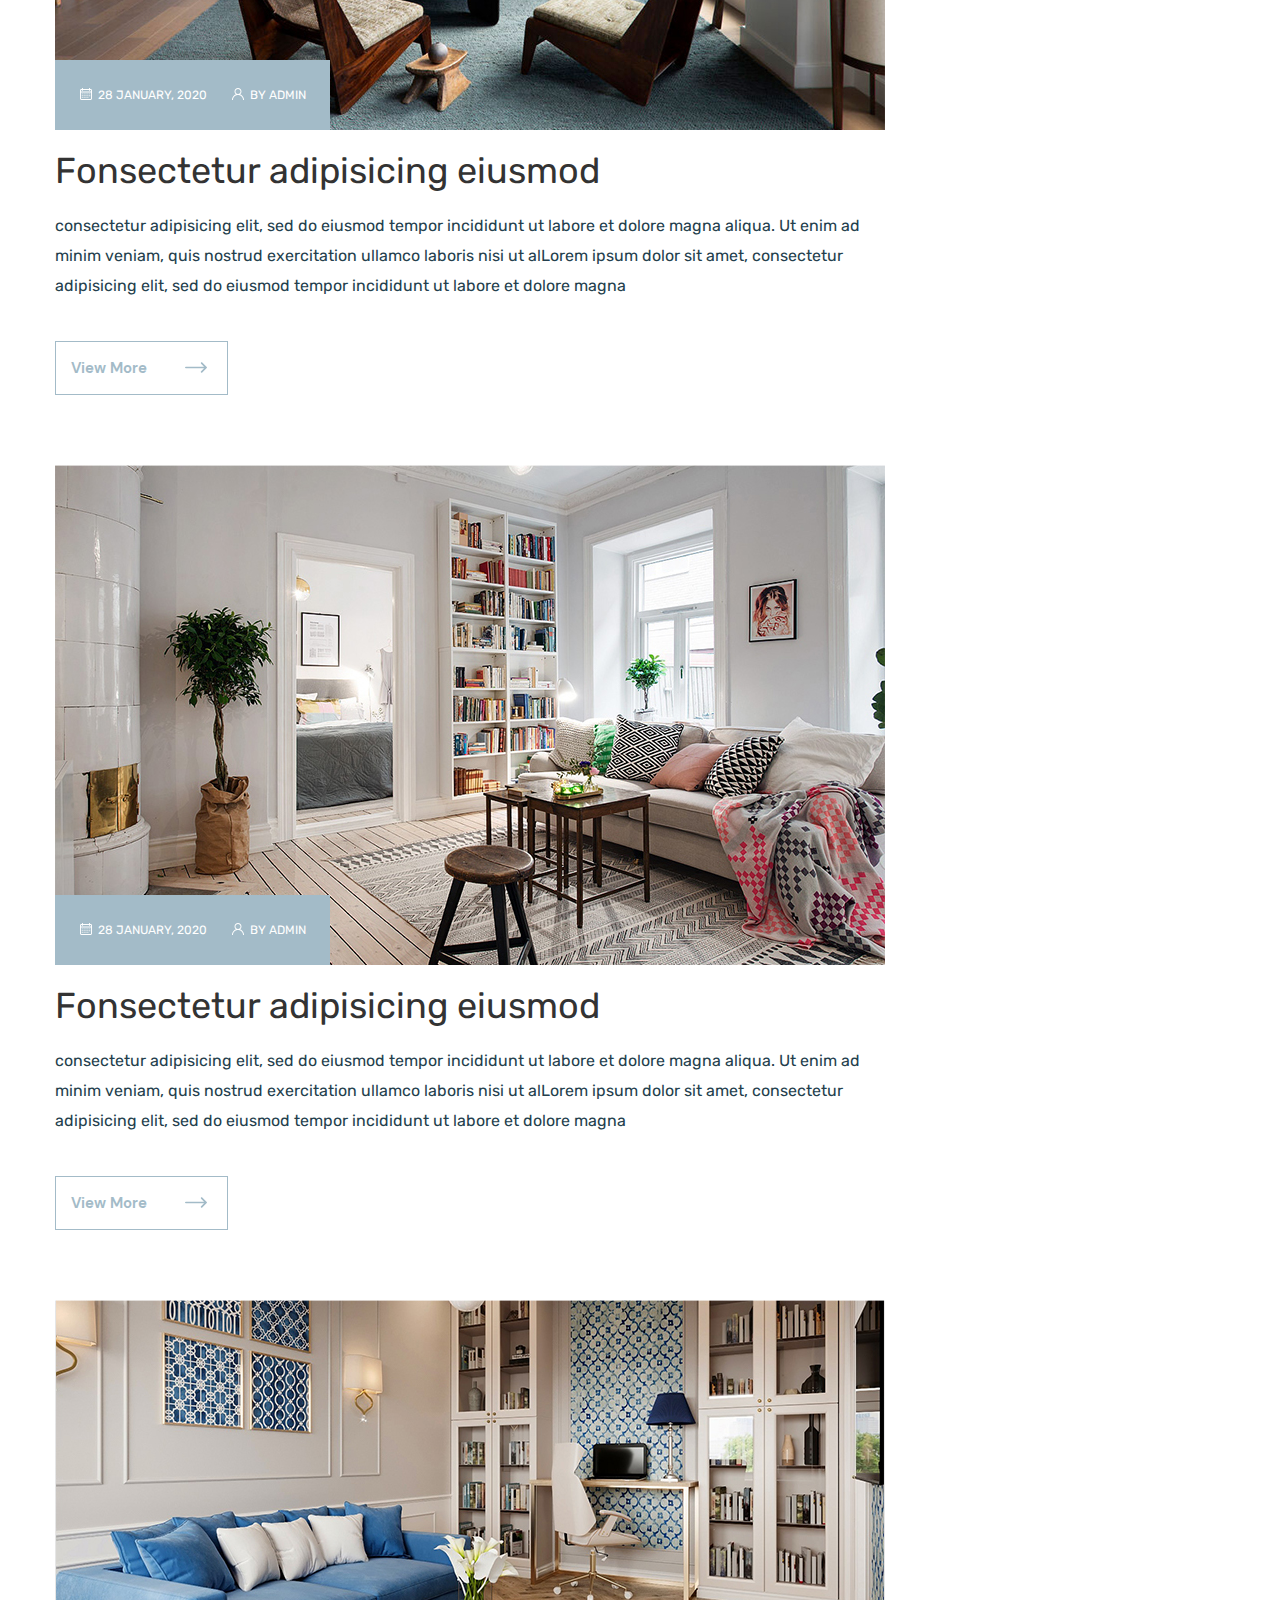
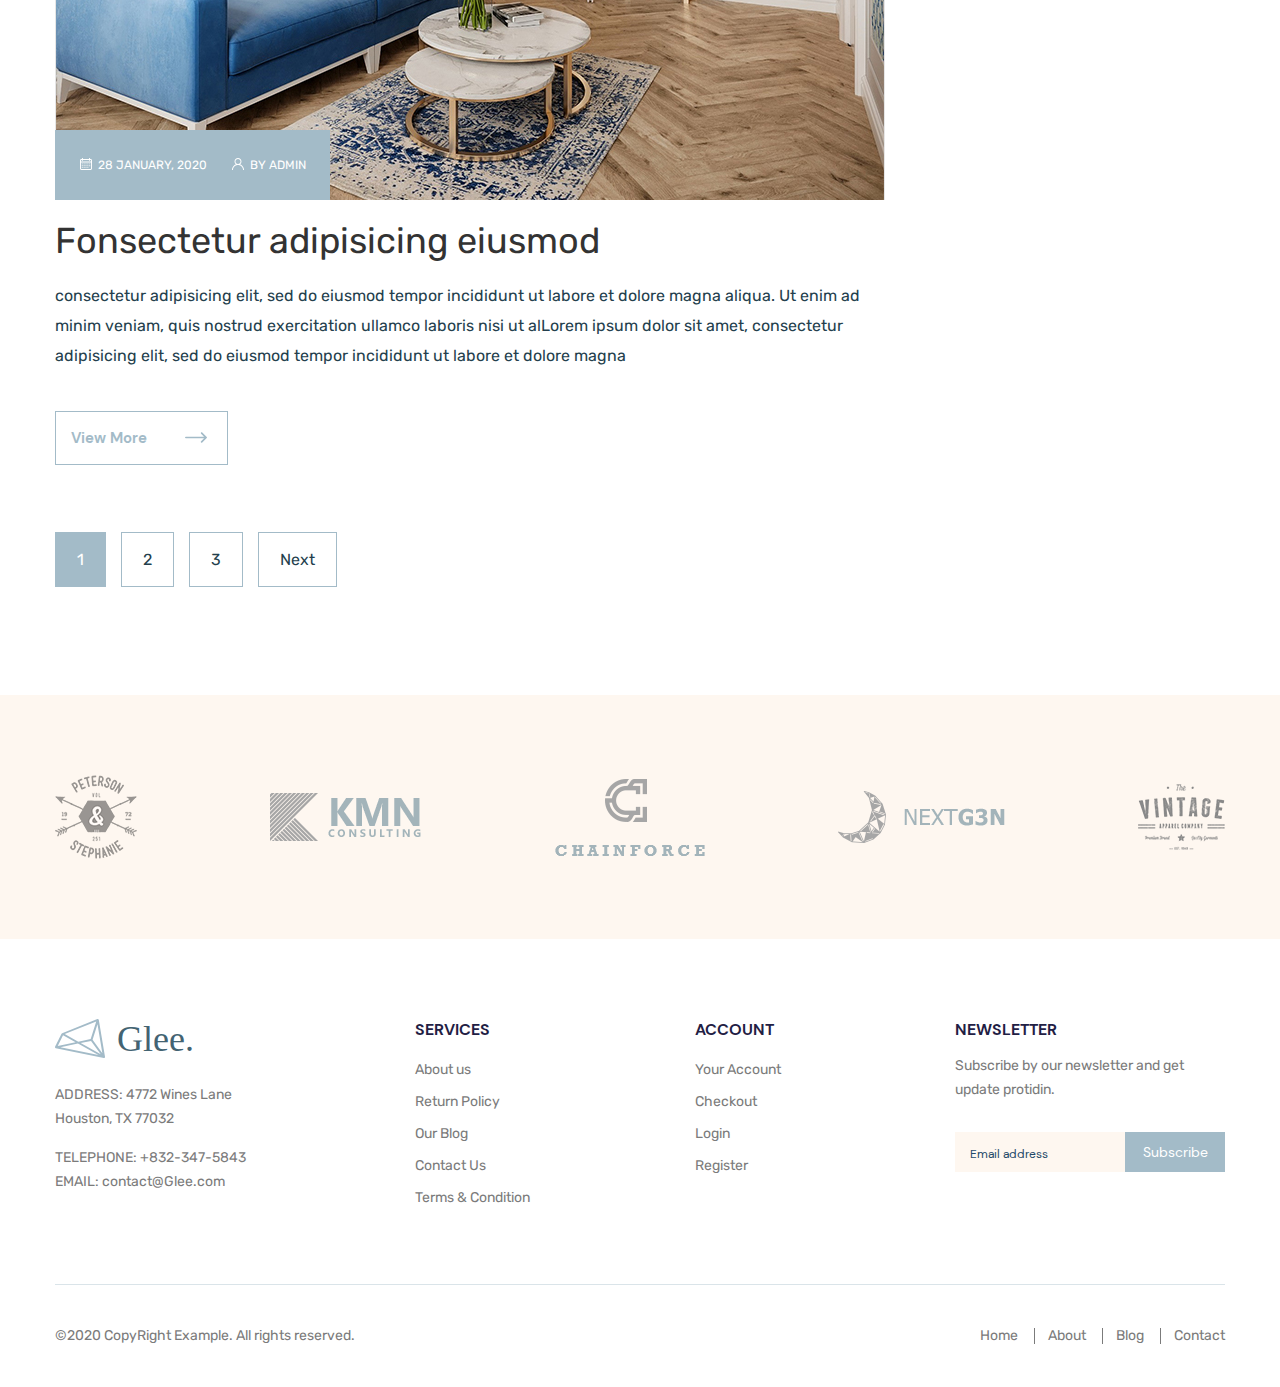
<file: blog.html>
<!DOCTYPE html>
<html lang="en">
<head>
    <meta charset="UTF-8">
    <meta http-equiv="X-UA-Compatible" content="IE=edge">
    <meta name="viewport" content="width=device-width, initial-scale=1.0">
    <title>Glee</title>
    <link rel="stylesheet" href="css/style.min.css">
</head>
<body>
    <header class="header">
        <div class="container--big">
            <div class="header__inner">
                <a class="logo" href="#">
                    <img class="logo-img" src="images/logo.svg" alt="logo img">
                </a>
                <nav class="menu">
                    <button class="menu__btn">
                        <span></span>
                    </button> 
                    <nav class="menu">
                        <ul class="menu__list">
                            <form class="menu-list__adapt-form" action="#">
                                <input class="menu-list__adapt-input" type="text" placeholder="Search...">
                                <button class="menu-list__adapt-btn" type="submit">
                                    <img class="user-nav__link-img" src="images/search.svg" alt="search-icon">
                                </button>
                            </form>
                            <li class="menu__list-item">
                                <a class="menu__list-link menu__list-link--active" href="./index.html">Home</a>
                            </li>
                            <li class="menu__list-item">
                                <a class="menu__list-link" href="./about-us.html">About</a>
                            </li>
                            <li class="menu__list-item">
                                <a class="menu__list-link" href="#Services">Services</a>
                            </li>
                            <li class="menu__list-item">
                                <a class="menu__list-link" href="#">Pages</a>
                            </li>
                            <li class="menu__list-item">
                                <a class="menu__list-link" href="./blog.html">News</a>
                            </li>
                            <li class="menu__list-item">
                                <a class="menu__list-link" href="./contact.html">Contact</a>
                            </li>
                            <li class="menu__list-item menu__list-item--adapt">
                                <a class="menu__list-link" href="#">Liked Ones</a>
                            </li>
                            <li class="menu__list-item menu__list-item--adapt">
                                <a class="menu__list-link" href="#">Cart</a>
                            </li>
                        </ul>
                    </nav>                                                 
                </nav>
                <div class="user-nav">
                    <a class="user-nav__link" href="#">
                        <div class="user-nav__search-item">
                            <img class="user-nav__link-img" src="images/search.svg" alt="search-icon">
                        </div>
                    </a>
                    <div class="user-nav__link user-nav__link--adapt" href="#">
                        <div class="user-nav__link-box">
                            <a class="user-nav__box-item user-nav__box-item--line" href="#">
                                <img class="user-nav__box-img" src="images/heart.svg" alt="heart-icon">
                                <span class="user-nav__box-num">0</span>
                            </a>
                            <a class="user-nav__box-item" href="#">
                                <img class="user-nav__box-img" src="images/cart.svg" alt="cart-icon">
                                <span class="user-nav__box-num">0</span>
                            </a>
                        </div>
                    </div>
                    <a class="user-nav__link" href="#">
                        <div class="user-nav__pattern-item">
                            <img class="user-nav__link-img" src="images/icons/point-menu.svg" alt="pattern-icon">
                        </div>
                    </a>
                </div>
            </div>
        </div>
    </header>
    <main class="main">
        
        <section class="breadcrums">
            <div class="container">
                <div class="breadcrums__inner">
                    <h2 class="breadcrums__title">
                        Blog
                    </h2>
                    <ul class="breadcrums__list">
                        <li class="breadcrums__list-item">
                            <a class="breadcrums__list-link" href="index.html">Home</a>
                        </li>
                        <li class="breadcrums__list-item">
                            <a class="breadcrums__list-link" href="#">Blog</a>
                        </li>
                    </ul>
                </div>
            </div>
        </section>

        <section class="blog">
            <div class="container">
                <div class="blog__inner">
                    <div class="blog__articles">
                        <article class="blog-article">
                            <a class="blog-article__link" href="#">
                                <div class="blog-article__wrapper blog-article__wrapper--pic1">
                                    <div class="blog-article__box">
                                        <a class="blog-artilce__link" href="#">
                                            <p class="blog-article__date">28 JANUARY, 2020</p>
                                        </a>
                                        <a class="blog-artilce__link" href="#">
                                            <p class="blog-article__author">BY ADMIN</p>
                                        </a>
                                    </div>
                                </div>
                            </a>
                            <a class="blog-article__link" href="blog-details.html">
                                <h2 class="blog-article__title">Fonsectetur adipisicing  eiusmod </h2>
                            </a> 
                            <p class="blog-article__text">
                                consectetur adipisicing elit, sed do eiusmod tempor incididunt ut labore et dolore magna aliqua. Ut enim ad minim veniam, quis nostrud exercitation ullamco laboris nisi ut alLorem ipsum dolor sit amet, consectetur adipisicing elit, sed do eiusmod tempor incididunt ut labore et dolore magna 
                            </p>
                            <a class="blog-article__btn" href="blog-details.html">View More</a>
                        </article>
                        <article class="blog-article">
                            <a class="blog-article__link" href="#">
                                <div class="blog-article__wrapper blog-article__wrapper--pic2">
                                    <div class="blog-article__box">
                                        <a class="blog-artilce__link" href="#">
                                            <p class="blog-article__date">28 JANUARY, 2020</p>
                                        </a>
                                        <a class="blog-artilce__link" href="#">
                                            <p class="blog-article__author">BY ADMIN</p>
                                        </a>
                                    </div>
                                </div>
                            </a>
                            <a class="blog-article__link" href="blog-details.html">
                                <h2 class="blog-article__title">Fonsectetur adipisicing  eiusmod </h2>
                            </a> 
                            <p class="blog-article__text">
                                consectetur adipisicing elit, sed do eiusmod tempor incididunt ut labore et dolore magna aliqua. Ut enim ad minim veniam, quis nostrud exercitation ullamco laboris nisi ut alLorem ipsum dolor sit amet, consectetur adipisicing elit, sed do eiusmod tempor incididunt ut labore et dolore magna 
                            </p>
                            <a class="blog-article__btn" href="blog-details.html">View More</a>
                        </article>
                        <article class="blog-article">
                            <a class="blog-article__link" href="#">
                                <div class="blog-article__wrapper blog-article__wrapper--pic3">
                                    <div class="blog-article__box">
                                        <a class="blog-artilce__link" href="#">
                                            <p class="blog-article__date">28 JANUARY, 2020</p>
                                        </a>
                                        <a class="blog-artilce__link" href="#">
                                            <p class="blog-article__author">BY ADMIN</p>
                                        </a>
                                    </div>
                                </div>
                            </a>
                            <a class="blog-article__link" href="blog-details.html">
                                <h2 class="blog-article__title">Fonsectetur adipisicing  eiusmod </h2>
                            </a> 
                            <p class="blog-article__text">
                                consectetur adipisicing elit, sed do eiusmod tempor incididunt ut labore et dolore magna aliqua. Ut enim ad minim veniam, quis nostrud exercitation ullamco laboris nisi ut alLorem ipsum dolor sit amet, consectetur adipisicing elit, sed do eiusmod tempor incididunt ut labore et dolore magna 
                            </p>
                            <a class="blog-article__btn" href="#">View More</a>
                        </article>
                        <article class="blog-article">
                            <a class="blog-article__link" href="#">
                                <div class="blog-article__wrapper blog-article__wrapper--pic4">
                                    <div class="blog-article__box">
                                        <a class="blog-artilce__link" href="#">
                                            <p class="blog-article__date">28 JANUARY, 2020</p>
                                        </a>
                                        <a class="blog-artilce__link" href="#">
                                            <p class="blog-article__author">BY ADMIN</p>
                                        </a>
                                    </div>
                                </div>
                            </a>
                            <a class="blog-article__link" href="blog-details.html">
                                <h2 class="blog-article__title">Fonsectetur adipisicing  eiusmod </h2>
                            </a> 
                            <p class="blog-article__text">
                                consectetur adipisicing elit, sed do eiusmod tempor incididunt ut labore et dolore magna aliqua. Ut enim ad minim veniam, quis nostrud exercitation ullamco laboris nisi ut alLorem ipsum dolor sit amet, consectetur adipisicing elit, sed do eiusmod tempor incididunt ut labore et dolore magna 
                            </p>
                            <a class="blog-article__btn" href="blog-details.html">View More</a>
                        </article>
                    </div>
                    <div class="blog-articles__filters">
                        <form class="blog-articles__search" action="#">
                            <input class="blog-articles__input" type="text">
                            <button class="blog-articles__btn">
                                <img src="images/button-search.svg" alt="search icon">
                            </button>
                        </form>
                        <div class="filters__item filters-category">
                            <h3 class="filters__item-title">
                                CATEGORY
                            </h3>
                            <form class="filters-category__form" action="#">
                                <label class="filters-category__label">
                                    <input class="filters-category__input" type="checkbox">
                                    <span class="filters-category__checkbox">Chair</span>
                                </label>
                                <label class="filters-category__label">
                                    <input class="filters-category__input" type="checkbox">
                                    <span class="filters-category__checkbox">Table</span>
                                </label>
                                <label class="filters-category__label">
                                    <input class="filters-category__input" type="checkbox">
                                    <span class="filters-category__checkbox">Lamp</span>
                                </label>
                                <label class="filters-category__label">
                                    <input class="filters-category__input" type="checkbox">
                                    <span class="filters-category__checkbox">Watch</span>
                                </label>
                                <label class="filters-category__label">
                                    <input class="filters-category__input" type="checkbox">
                                    <span class="filters-category__checkbox">Clock</span>
                                </label>
                            </form>
                        </div>
                        <div class="recent-products">
                            <h3 class="filters__item-title">
                                RECENT PRODUCTS
                            </h3>
                            <div class="recent-products__items">
                                <div class="recent-products__item">
                                    <a class="recent-products__link" href="product-details.html">
                                        <div class="recent-products__img recent-products__img--pic1"></div>
                                    </a>
                                    <div class="recent-products__item-box">
                                        <a class="recent-products__link" href="product-details.html">
                                            <h6 class="recent-products__item-title">
                                                Pendant lamp
                                            </h6>
                                        </a>
                                        <div class="rating" data-rateyo-rating="4"></div>
                                        <p class="recent-products__item-price">
                                            23$
                                        </p>
                                    </div>
                                </div>
                                <div class="recent-products__item">
                                    <a class="recent-products__link" href="product-details.html">
                                        <div class="recent-products__img recent-products__img--pic2"></div>
                                    </a>
                                    <div class="recent-products__item-box">
                                        <a class="recent-products__link" href="product-details.html">
                                            <h6 class="recent-products__item-title">
                                                Pendant lamp
                                            </h6>
                                        </a>
                                        <div class="rating" data-rateyo-rating="4"></div>
                                        <p class="recent-products__item-price">
                                            23$
                                        </p>
                                    </div>
                                </div>
                                <div class="recent-products__item">
                                    <a class="recent-products__link" href="product-details.html">
                                        <div class="recent-products__img recent-products__img--pic3"></div>
                                    </a>
                                    <div class="recent-products__item-box">
                                        <a class="recent-products__link" href="product-details.html">
                                            <h6 class="recent-products__item-title">
                                                Pendant lamp
                                            </h6>
                                        </a>
                                        <div class="rating" data-rateyo-rating="4"></div>
                                        <p class="recent-products__item-price">
                                            23$
                                        </p>
                                    </div>
                                </div>
                            </div>
                        </div>
                    </div>
                </div>
            </div>
        </section>
        <div class="pagination blog-page__pagination">
            <div class="container">
                <div class="pagination__inner">
                    <ul class="pagination__list blog-page__pagination-list">
                        <li class="pagination__list-item">
                            <a class="pagination__list-link pagination__list-link--active" href="#">1</a>
                        </li>
                        <li class="pagination__list-item">
                            <a class="pagination__list-link" href="#">2</a>
                        </li>
                        <li class="pagination__list-item">
                            <a class="pagination__list-link" href="#">3</a>
                        </li>
                        <li class="pagination__list-item">
                            <a class="pagination__list-link" href="#">Next</a>
                        </li>
                    </ul>
                </div>   
            </div>
            
        </div>

 
        <div class="shop-partners">
            <div class="container">
                <div class="shop-partners__inner">
                    <img class="shop-partners__img" src="images/content/blog/sponsors/1.png" alt="sponsors img">
                    <img class="shop-partners__img" src="images/content/blog/sponsors/2.png" alt="sponsors img">
                    <img class="shop-partners__img" src="images/content/blog/sponsors/3.png" alt="sponsors img">
                    <img class="shop-partners__img" src="images/content/blog/sponsors/4.png" alt="sponsors img">
                    <img class="shop-partners__img" src="images/content/blog/sponsors/5.png" alt="sponsors img">
                </div>
            </div>
        </div>
    </main>
    <footer class="footer">
        <div class="footer__top">
            <div class="container">
                <div class="footer__top-items">
                    <div class="footer__top-item">
                        <a class="logo" href="#">
                            <img class="logo-img" src="images/logo.svg" alt="logo img">
                        </a>
                        <address>
                            ADDRESS: 4772 Wines Lane Houston, TX 77032
                        </address>
                        <div class="footer__top-tel">
                            <span>Telephone:</span> 
                            <a class="footer__top-link" href="tel:8323475843">
                                +832-347-5843
                            </a>
                        </div>
                        <div class="footer__top-email">
                            <span>Email:</span> 
                            <a class="footer__top-link" href="mailto:contact@Glee.com">
                                contact@Glee.com
                            </a>
                        </div>  
                    </div>
                    <ul class="footer__top-list1 top-list">
                        <h4 class="top-list__title">
                            Services
                        </h4>
                        <li class="top-list__item">
                            <a class="top-list__link" href="./about-us.html">About us</a>
                        </li>
                        <li class="top-list__item">
                            <a class="top-list__link" href="#">Return Policy</a>
                        </li>
                        <li class="top-list__item">
                            <a class="top-list__link" href="./blog.html">Our Blog</a>
                        </li>
                        <li class="top-list__item">
                            <a class="top-list__link" href="./contact.html">Contact Us</a>
                        </li>
                        <li class="top-list__item">
                            <a class="top-list__link" href="./term&conditionals.html">Terms & Condition</a>
                        </li>
                    </ul>
                    <ul class="footer__top-list2 top-list">
                        <h4 class="top-list__title">
                            Account
                        </h4>
                        <li class="top-list__item">
                            <a class="top-list__link" href="#">Your Account</a>
                        </li>
                        <li class="top-list__item">
                            <a class="top-list__link" href="#">Checkout</a>
                        </li>
                        <li class="top-list__item">
                            <a class="top-list__link" href="./login.html">Login</a>
                        </li>
                        <li class="top-list__item">
                            <a class="top-list__link" href="#">Register</a>
                        </li>
                    </ul>
                    <div class="footer__top-news">
                        <h4 class="top-list__title">
                            newsletter
                        </h4>
                        <p class="footer-top__text">
                            Subscribe by our newsletter and get
                            update protidin.
                        </p>
                        <form class="footer-top__form" action="#">
                            <input class="footer-top__input" type="text" placeholder="Email address">
                            <button class="footer-top__btn" type="submit">Subscribe</button>
                        </form>
                    </div>
                </div>
            </div>
        </div>
        <div class="footer__bottom">
            <div class="container">
                <div class="footer__bottom-inner">
                    <p class="footer__bottom-text">
                        ©2020 CopyRight Example. All rights reserved. 
                    </p>
                    <ul class="footer__bottom-list">
                        <li class="footer__bottom-item">
                            <a class="footer__bottom-link" href="./index.html">Home</a>
                        </li>
                        <li class="footer__bottom-item">
                            <a class="footer__bottom-link" href="./about-us.html">About</a>
                        </li>
                        <li class="footer__bottom-item">
                            <a class="footer__bottom-link" href="./blog.html">Blog</a>
                        </li>
                        <li class="footer__bottom-item">
                            <a class="footer__bottom-link" href="./contact.html">Contact</a>
                        </li>
                    </ul>
                </div>
            </div>
        </div>
    </footer>
    


    <script src="js/main.min.js"></script>
</body>
</html>
</file>
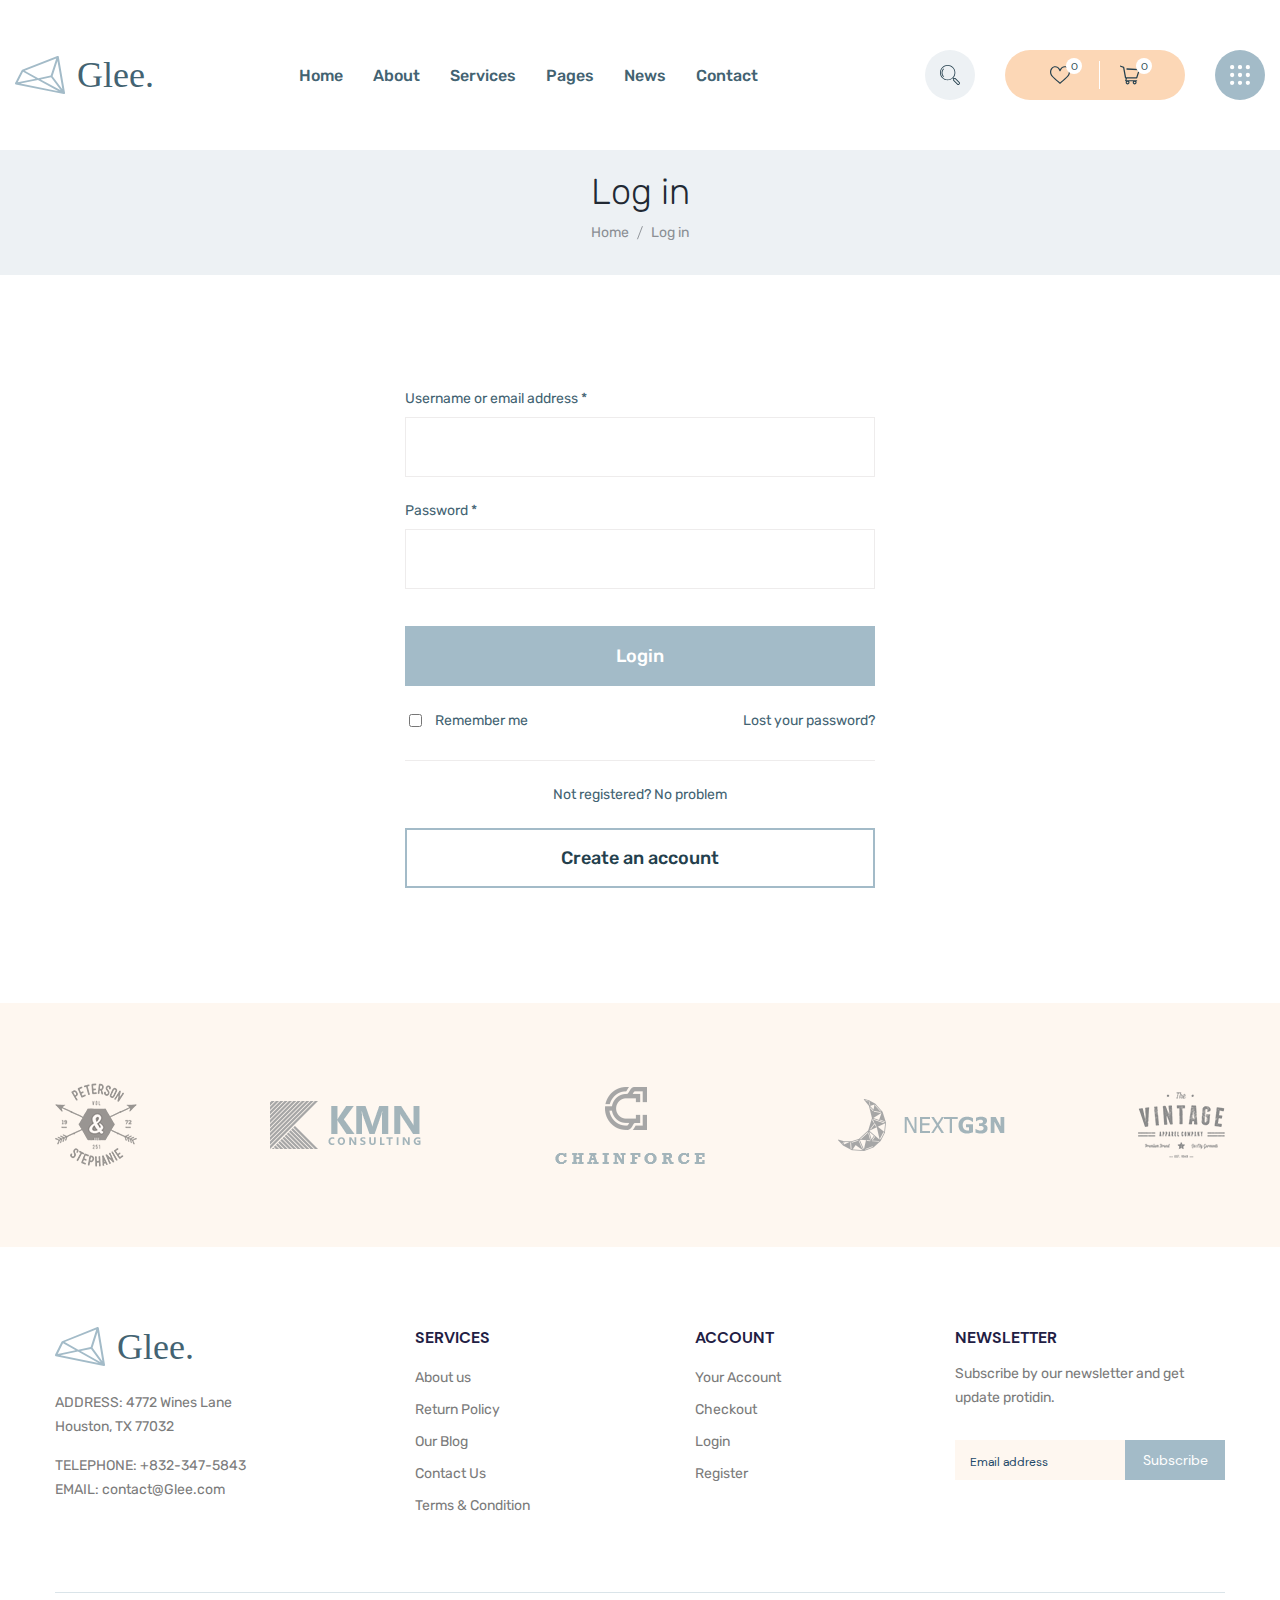
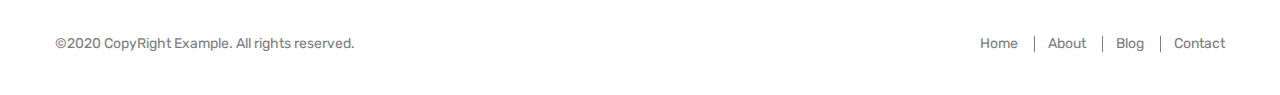
<file: login.html>
<!DOCTYPE html>
<html lang="en">
<head>
    <meta charset="UTF-8">
    <meta http-equiv="X-UA-Compatible" content="IE=edge">
    <meta name="viewport" content="width=device-width, initial-scale=1.0">
    <title>Glee</title>
    <link rel="stylesheet" href="css/style.min.css">
</head>
<body>
    <header class="header">
        <div class="container--big">
            <div class="header__inner">
                <a class="logo" href="#">
                    <img class="logo-img" src="images/logo.svg" alt="logo img">
                </a>
                <nav class="menu">
                    <button class="menu__btn">
                        <span></span>
                    </button> 
                    <nav class="menu">
                        <ul class="menu__list">
                            <form class="menu-list__adapt-form" action="#">
                                <input class="menu-list__adapt-input" type="text" placeholder="Search...">
                                <button class="menu-list__adapt-btn" type="submit">
                                    <img class="user-nav__link-img" src="images/search.svg" alt="search-icon">
                                </button>
                            </form>
                            <li class="menu__list-item">
                                <a class="menu__list-link menu__list-link--active" href="./index.html">Home</a>
                            </li>
                            <li class="menu__list-item">
                                <a class="menu__list-link" href="./about-us.html">About</a>
                            </li>
                            <li class="menu__list-item">
                                <a class="menu__list-link" href="#Services">Services</a>
                            </li>
                            <li class="menu__list-item">
                                <a class="menu__list-link" href="#">Pages</a>
                            </li>
                            <li class="menu__list-item">
                                <a class="menu__list-link" href="./blog.html">News</a>
                            </li>
                            <li class="menu__list-item">
                                <a class="menu__list-link" href="./contact.html">Contact</a>
                            </li>
                            <li class="menu__list-item menu__list-item--adapt">
                                <a class="menu__list-link" href="#">Liked Ones</a>
                            </li>
                            <li class="menu__list-item menu__list-item--adapt">
                                <a class="menu__list-link" href="#">Cart</a>
                            </li>
                        </ul>
                    </nav>                                                 
                </nav>
                <div class="user-nav">
                    <a class="user-nav__link" href="#">
                        <div class="user-nav__search-item">
                            <img class="user-nav__link-img" src="images/search.svg" alt="search-icon">
                        </div>
                    </a>
                    <div class="user-nav__link user-nav__link--adapt" href="#">
                        <div class="user-nav__link-box">
                            <a class="user-nav__box-item user-nav__box-item--line" href="#">
                                <img class="user-nav__box-img" src="images/heart.svg" alt="heart-icon">
                                <span class="user-nav__box-num">0</span>
                            </a>
                            <a class="user-nav__box-item" href="#">
                                <img class="user-nav__box-img" src="images/cart.svg" alt="cart-icon">
                                <span class="user-nav__box-num">0</span>
                            </a>
                        </div>
                    </div>
                    <a class="user-nav__link" href="#">
                        <div class="user-nav__pattern-item">
                            <img class="user-nav__link-img" src="images/icons/point-menu.svg" alt="pattern-icon">
                        </div>
                    </a>
                </div>
            </div>
        </div>
    </header>
    <main class="main">
        
        <section class="breadcrums">
            <div class="container">
                <div class="breadcrums__inner">
                    <h2 class="breadcrums__title">
                        Log in
                    </h2>
                    <ul class="breadcrums__list">
                        <li class="breadcrums__list-item">
                            <a class="breadcrums__list-link" href="index.html">Home</a>
                        </li>
                        <li class="breadcrums__list-item">
                            <a class="breadcrums__list-link" href="#">Log in</a>
                        </li>
                    </ul>
                </div>
            </div>
        </section>

        <section class="login">
            <div class="container">
                <form class="login-form" action="#">
                    <label class="login-form__label">
                        <p class="login-form__text">Username or email address *</p>
                        <input class="login-form__input" type="text">
                    </label>
                    <label class="login-form__label">
                        <p class="login-form__text">Password *</p>
                        <input class="login-form__input" type="password">
                    </label>
                    <button class="login-form__btn" type="submit">Login</button>
                    <div class="login-box">
                        <label class="login-box__label">
                            <input class="login-box__input" type="checkbox">
                            <p class="login-box__text">Remember me</p>
                        </label>
                        <a class="login-form__link" href="#">Lost your password?</a>
                    </div>
                    <a class="register-link" href="#">Not registered? No problem</a>
                    <button class="register-btn">Create an account</button>
                </form>
            </div>
        </section>

        <div class="shop-partners">
            <div class="container">
                <div class="shop-partners__inner">
                    <img class="shop-partners__img" src="images/content/blog/sponsors/1.png" alt="sponsors img">
                    <img class="shop-partners__img" src="images/content/blog/sponsors/2.png" alt="sponsors img">
                    <img class="shop-partners__img" src="images/content/blog/sponsors/3.png" alt="sponsors img">
                    <img class="shop-partners__img" src="images/content/blog/sponsors/4.png" alt="sponsors img">
                    <img class="shop-partners__img" src="images/content/blog/sponsors/5.png" alt="sponsors img">
                </div>
            </div>
        </div>
    </main>
    <footer class="footer">
        <div class="footer__top">
            <div class="container">
                <div class="footer__top-items">
                    <div class="footer__top-item">
                        <a class="logo" href="#">
                            <img class="logo-img" src="images/logo.svg" alt="logo img">
                        </a>
                        <address>
                            ADDRESS: 4772 Wines Lane Houston, TX 77032
                        </address>
                        <div class="footer__top-tel">
                            <span>Telephone:</span> 
                            <a class="footer__top-link" href="tel:8323475843">
                                +832-347-5843
                            </a>
                        </div>
                        <div class="footer__top-email">
                            <span>Email:</span> 
                            <a class="footer__top-link" href="mailto:contact@Glee.com">
                                contact@Glee.com
                            </a>
                        </div>  
                    </div>
                    <ul class="footer__top-list1 top-list">
                        <h4 class="top-list__title">
                            Services
                        </h4>
                        <li class="top-list__item">
                            <a class="top-list__link" href="./about-us.html">About us</a>
                        </li>
                        <li class="top-list__item">
                            <a class="top-list__link" href="#">Return Policy</a>
                        </li>
                        <li class="top-list__item">
                            <a class="top-list__link" href="./blog.html">Our Blog</a>
                        </li>
                        <li class="top-list__item">
                            <a class="top-list__link" href="./contact.html">Contact Us</a>
                        </li>
                        <li class="top-list__item">
                            <a class="top-list__link" href="./term&conditionals.html">Terms & Condition</a>
                        </li>
                    </ul>
                    <ul class="footer__top-list2 top-list">
                        <h4 class="top-list__title">
                            Account
                        </h4>
                        <li class="top-list__item">
                            <a class="top-list__link" href="#">Your Account</a>
                        </li>
                        <li class="top-list__item">
                            <a class="top-list__link" href="#">Checkout</a>
                        </li>
                        <li class="top-list__item">
                            <a class="top-list__link" href="./login.html">Login</a>
                        </li>
                        <li class="top-list__item">
                            <a class="top-list__link" href="#">Register</a>
                        </li>
                    </ul>
                    <div class="footer__top-news">
                        <h4 class="top-list__title">
                            newsletter
                        </h4>
                        <p class="footer-top__text">
                            Subscribe by our newsletter and get
                            update protidin.
                        </p>
                        <form class="footer-top__form" action="#">
                            <input class="footer-top__input" type="text" placeholder="Email address">
                            <button class="footer-top__btn" type="submit">Subscribe</button>
                        </form>
                    </div>
                </div>
            </div>
        </div>
        <div class="footer__bottom">
            <div class="container">
                <div class="footer__bottom-inner">
                    <p class="footer__bottom-text">
                        ©2020 CopyRight Example. All rights reserved. 
                    </p>
                    <ul class="footer__bottom-list">
                        <li class="footer__bottom-item">
                            <a class="footer__bottom-link" href="./index.html">Home</a>
                        </li>
                        <li class="footer__bottom-item">
                            <a class="footer__bottom-link" href="./about-us.html">About</a>
                        </li>
                        <li class="footer__bottom-item">
                            <a class="footer__bottom-link" href="./blog.html">Blog</a>
                        </li>
                        <li class="footer__bottom-item">
                            <a class="footer__bottom-link" href="./contact.html">Contact</a>
                        </li>
                    </ul>
                </div>
            </div>
        </div>
    </footer>
    


    <script src="js/main.min.js"></script>
</body>
</html>
</file>
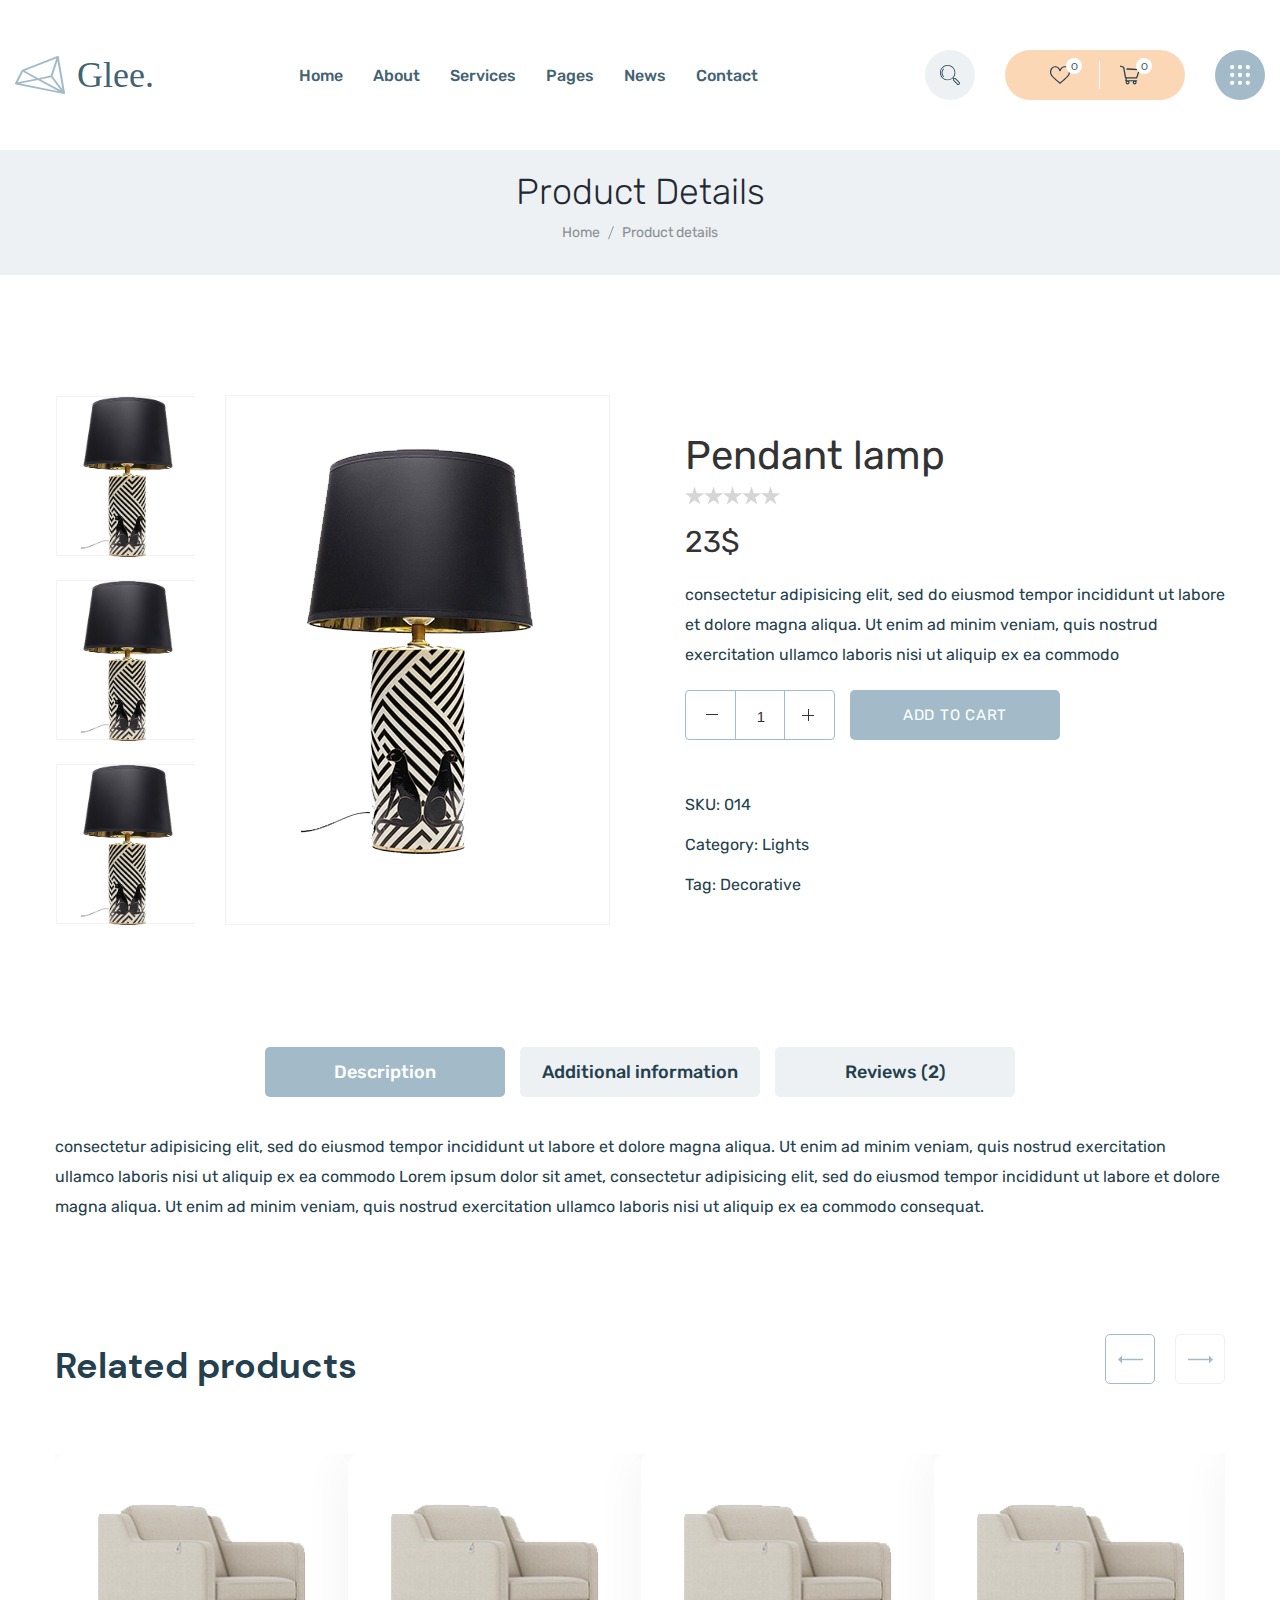
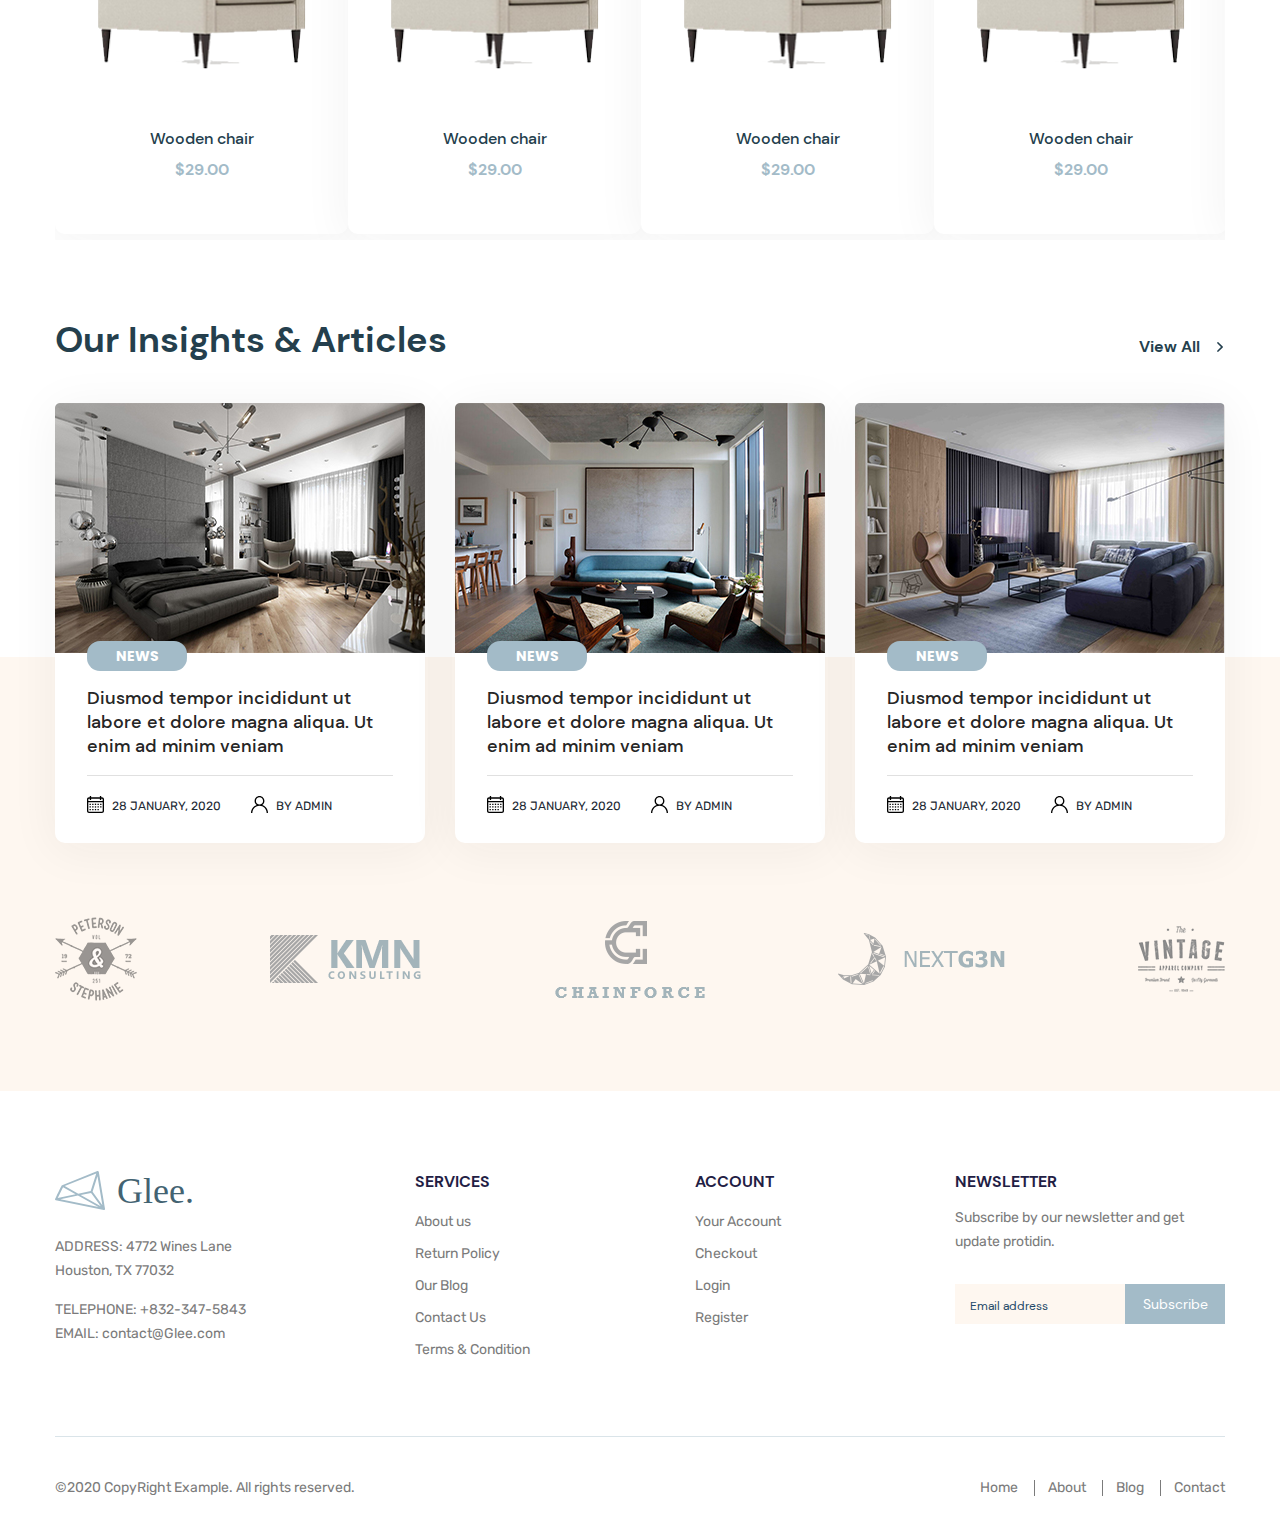
<file: product-details.html>
<!DOCTYPE html>
<html lang="en">
<head>
    <meta charset="UTF-8">
    <meta http-equiv="X-UA-Compatible" content="IE=edge">
    <meta name="viewport" content="width=device-width, initial-scale=1.0">
    <title>Glee</title>
    <link rel="stylesheet" href="css/style.min.css">
</head>
<body>
    <header class="header">
        <div class="container--big">
            <div class="header__inner">
                <a class="logo" href="#">
                    <img class="logo-img" src="images/logo.svg" alt="logo img">
                </a>
                <nav class="menu">
                    <button class="menu__btn">
                        <span></span>
                    </button> 
                    <nav class="menu">
                        <ul class="menu__list">
                            <form class="menu-list__adapt-form" action="#">
                                <input class="menu-list__adapt-input" type="text" placeholder="Search...">
                                <button class="menu-list__adapt-btn" type="submit">
                                    <img class="user-nav__link-img" src="images/search.svg" alt="search-icon">
                                </button>
                            </form>
                            <li class="menu__list-item">
                                <a class="menu__list-link menu__list-link--active" href="./index.html">Home</a>
                            </li>
                            <li class="menu__list-item">
                                <a class="menu__list-link" href="./about-us.html">About</a>
                            </li>
                            <li class="menu__list-item">
                                <a class="menu__list-link" href="#Services">Services</a>
                            </li>
                            <li class="menu__list-item">
                                <a class="menu__list-link" href="#">Pages</a>
                            </li>
                            <li class="menu__list-item">
                                <a class="menu__list-link" href="./blog.html">News</a>
                            </li>
                            <li class="menu__list-item">
                                <a class="menu__list-link" href="./contact.html">Contact</a>
                            </li>
                            <li class="menu__list-item menu__list-item--adapt">
                                <a class="menu__list-link" href="#">Liked Ones</a>
                            </li>
                            <li class="menu__list-item menu__list-item--adapt">
                                <a class="menu__list-link" href="#">Cart</a>
                            </li>
                        </ul>
                    </nav>                                                 
                </nav>
                <div class="user-nav">
                    <a class="user-nav__link" href="#">
                        <div class="user-nav__search-item">
                            <img class="user-nav__link-img" src="images/search.svg" alt="search-icon">
                        </div>
                    </a>
                    <div class="user-nav__link user-nav__link--adapt" href="#">
                        <div class="user-nav__link-box">
                            <a class="user-nav__box-item user-nav__box-item--line" href="#">
                                <img class="user-nav__box-img" src="images/heart.svg" alt="heart-icon">
                                <span class="user-nav__box-num">0</span>
                            </a>
                            <a class="user-nav__box-item" href="#">
                                <img class="user-nav__box-img" src="images/cart.svg" alt="cart-icon">
                                <span class="user-nav__box-num">0</span>
                            </a>
                        </div>
                    </div>
                    <a class="user-nav__link" href="#">
                        <div class="user-nav__pattern-item">
                            <img class="user-nav__link-img" src="images/icons/point-menu.svg" alt="pattern-icon">
                        </div>
                    </a>
                </div>
            </div>
        </div>
    </header>
    <main class="main">
        
        <section class="breadcrums">
            <div class="container">
                <div class="breadcrums__inner">
                    <h2 class="breadcrums__title">
                        Product Details
                    </h2>
                    <ul class="breadcrums__list">
                        <li class="breadcrums__list-item">
                            <a class="breadcrums__list-link" href="index.html">Home</a>
                        </li>
                        <li class="breadcrums__list-item">
                            <a class="breadcrums__list-link" href="#">Product details</a>
                        </li>
                    </ul>
                </div>
            </div>
        </section>


        <section class="product-details">
            <div class="container">
                <div class="product-details__info">
                    <div class="product-details__info-inner">
                        <div class="slider">
                            <div class="slider__small-items">
                                <div class="slider__small-item">
                                    <img src="images/slider.png" alt="slider-img">
                                </div>
                                <div class="slider__small-item">
                                    <img src="images/slider.png" alt="slider-img">
                                </div>
                                <div class="slider__small-item">
                                    <img src="images/slider.png" alt="slider-img">
                                </div>
                            </div>
                            <div class="slider__big-items">
                                <div class="slider__big-item">
                                    <img src="images/slider.png" alt="slider-img">
                                </div>
                                <div class="slider__big-item">
                                    <img src="images/slider.png" alt="slider-img">
                                </div>
                                <div class="slider__big-item">
                                    <img src="images/slider.png" alt="slider-img">
                                </div>
                                <div class="slider__big-item">
                                    <img src="images/slider.png" alt="slider-img">
                                </div>
                            </div>
                        </div>
                        <div class="product-details__desc">
                            <h2 class="product-details__title">Pendant lamp</h2>
                            <div class="product-details__rating"></div>
                            <p class="product-details__price">23$</p>
                            <p class="product-details__text">
                                consectetur adipisicing elit, sed do eiusmod tempor incididunt ut labore et dolore magna aliqua. Ut enim ad minim veniam, quis nostrud exercitation ullamco laboris nisi ut aliquip ex ea commodo 
                            </p>
                            <form class="product-details__desc-form" action="#">
                                <input class="product-details__counter" type="number" value="1" min="1">
                                <button class="product-details__btn">Add to cart</button>
                            </form>
                            <div class="product-details__items">
                                <div class="product-details__item">
                                    SKU: 014
                                </div>
                                <div class="product-details__item">
                                    Category:
                                    <a class="product-details__item-link" href="#">Lights</a>
                                </div>
                                <div class="product-details__item">
                                    Tag:
                                    <a class="product-details__item-link" href="#">Decorative</a>
                                </div>
                            </div>
                        </div> 
                    </div>
                </div>
                <div class="product-details__tabs">
                    <div class="product-details__tabs-top">
                        <a class="product-details__top-item product-details__top-item--active" href="#tab-1">
                            Description
                        </a>
                        <a class="product-details__top-item" href="#tab-2">
                            Additional information
                        </a>
                        <a class="product-details__top-item" href="#tab-3">
                            Reviews (2)
                        </a>
                    </div>
                    <div class="product-details__tabs-content">
                        <div class="product-details__content-item product-details__content-item--active" id="tab-1">
                            <p class="product-details__content-text">
                                consectetur adipisicing elit, sed do eiusmod tempor incididunt ut labore et dolore magna aliqua. Ut enim ad minim veniam, quis nostrud exercitation ullamco laboris nisi ut aliquip ex ea commodo Lorem ipsum dolor sit amet, consectetur adipisicing elit, sed do eiusmod tempor incididunt ut labore et dolore magna aliqua. Ut enim ad minim veniam, quis nostrud exercitation ullamco laboris nisi ut aliquip ex ea commodo consequat.
                            </p>
                        </div>
                        <div class="product-details__content-item" id="tab-2">content2</div>
                        <div class="product-details__content-item" id="tab-3">content3</div>
                    </div>
                </div>
            </div>
        </section>
        <section class="related-products">
            <div class="container">
                <div class="related-products__inner">
                    <h2 class="related-products__title">
                        Related products
                    </h2>
                    <div class="related-products__slider">
                        <article class="products-item mix category-b">
                            <div class="products-item__img-box">
                                <img class="products-item__img" src="images/content/products/6.png" alt="wooden-chair">
                                <div class="products-item__links">
                                    <a class="products-item__link" href="shop.html">
                                        <svg xmlns="http://www.w3.org/2000/svg" width="20" height="20" viewBox="0 0 20 20">
                                                <defs>
                                                <style>
                                                    .cls-1 {
                                                    fill: #a3bbc8;
                                                    fill-rule: evenodd;
                                                    }
                                                </style>
                                                </defs>
                                                <path class="cls-1" d="M759.45,1579.8l-4.588-4.59a8.827,8.827,0,0,1-2.651,2.65l4.588,4.59A1.874,1.874,0,0,0,759.45,1579.8Zm-4.45-9.3a7.5,7.5,0,1,0-7.5,7.5A7.5,7.5,0,0,0,755,1570.5Zm-7.5,5.62a5.625,5.625,0,1,1,5.625-5.62A5.628,5.628,0,0,1,747.5,1576.12Zm-4.375-5.62h1.25a3.135,3.135,0,0,1,3.125-3.13v-1.25A4.386,4.386,0,0,0,743.125,1570.5Z" transform="translate(-740 -1563)"/>
                                        </svg>
                                    </a>
                                    <a class="products-item__link products-item__link--2" href="#">
                                        <svg xmlns="http://www.w3.org/2000/svg" width="22" height="20" viewBox="0 0 22 20">
                                                <defs>
                                                <style>
                                                    .cls-1 {
                                                    fill: #a3bbc8;
                                                    fill-rule: evenodd;
                                                    }
                                                </style>
                                                </defs>
                                                <path class="cls-1" d="M800.814,1564.63h2.333l3.323,12.04a0.812,0.812,0,0,0,.787.59h10.214a0.821,0.821,0,0,0,.746-0.48l3.717-8.56a0.836,0.836,0,0,0-.068-0.78,0.813,0.813,0,0,0-.678-0.37H809.9a0.82,0.82,0,0,0,0,1.64H819.94l-3.011,6.92h-9.062l-3.323-12.03a0.808,0.808,0,0,0-.787-0.6h-2.943A0.815,0.815,0,0,0,800.814,1564.63Zm5.67,18.37a1.85,1.85,0,1,0-1.845-1.85A1.85,1.85,0,0,0,806.484,1583Zm11.53,0h0.135A1.907,1.907,0,1,0,818.014,1583Z" transform="translate(-800 -1563)"/>
                                        </svg>
                                    </a>
                                    <a class="products-item__link" href="#">
                                        <svg xmlns="http://www.w3.org/2000/svg" width="22" height="18" viewBox="0 0 22 18">
                                                <defs>
                                                <style>
                                                    .cls-1 {
                                                    fill: #a3bbc8;
                                                    fill-rule: evenodd;
                                                    }
                                                </style>
                                                </defs>
                                                <path class="cls-1" d="M882.99,1569.82a6.208,6.208,0,0,0-1.849-4.1A5.871,5.871,0,0,0,877,1564c-2.311,0-3.948,1.78-4.827,2.74a2.156,2.156,0,0,1-.156.17l-0.083-.09c-0.8-.92-2.476-2.82-4.938-2.82a5.873,5.873,0,0,0-4.139,1.72,6.208,6.208,0,0,0-1.849,4.1,6.845,6.845,0,0,0,1.271,4.34,29.307,29.307,0,0,0,4.763,4.75c1.705,1.41,3.95,3.09,4.965,3.09,1.032,0,3.269-1.68,4.965-3.09a29.234,29.234,0,0,0,4.746-4.75A6.935,6.935,0,0,0,882.99,1569.82Zm-2.376,3.61a27,27,0,0,1-4.431,4.42c-2.406,2-3.831,2.79-4.172,2.82-0.342-.03-1.77-0.83-4.188-2.84a26.78,26.78,0,0,1-4.437-4.4,5.6,5.6,0,0,1-1.054-3.54,4.807,4.807,0,0,1,4.666-4.57c1.863,0,3.216,1.54,3.943,2.37a1.52,1.52,0,0,0,1.059.76,1.731,1.731,0,0,0,1.151-.81c0.794-.87,2.122-2.32,3.851-2.32a4.807,4.807,0,0,1,4.666,4.57A5.528,5.528,0,0,1,880.614,1573.43Z" transform="translate(-861 -1564)"/>
                                        </svg>
                                    </a>
                                </div>
                            </div>
                            <div class="products-item__inner">
                                <h3 class="products-item__title">Wooden chair</h3>
                                <div class="products-item__rating rating" data-rateyo-rating="4"></div>
                                <p class="products-item__price">$29.00</p>
                                <p class="products-item__price-list">23$</p>
                                <div class="products-item__inner-box">
                                    <p class="products-item__text">
                                        consectetur adipisicing elit, sed do eiusmod tempor incididunt ut labore et dolore magna aliqua. Ut enim ad minim veniam, quis nostrud exercitation
                                    </p>
                                    <a class="products-item__btn" href="#">Add to cart</a>
                                </div>
                            </div>  
                        </article>
                        <article class="products-item mix category-b">
                            <div class="products-item__img-box">
                                <img class="products-item__img" src="images/content/products/6.png" alt="wooden-chair">
                                <div class="products-item__links">
                                    <a class="products-item__link" href="shop.html">
                                        <svg xmlns="http://www.w3.org/2000/svg" width="20" height="20" viewBox="0 0 20 20">
                                                <defs>
                                                <style>
                                                    .cls-1 {
                                                    fill: #a3bbc8;
                                                    fill-rule: evenodd;
                                                    }
                                                </style>
                                                </defs>
                                                <path class="cls-1" d="M759.45,1579.8l-4.588-4.59a8.827,8.827,0,0,1-2.651,2.65l4.588,4.59A1.874,1.874,0,0,0,759.45,1579.8Zm-4.45-9.3a7.5,7.5,0,1,0-7.5,7.5A7.5,7.5,0,0,0,755,1570.5Zm-7.5,5.62a5.625,5.625,0,1,1,5.625-5.62A5.628,5.628,0,0,1,747.5,1576.12Zm-4.375-5.62h1.25a3.135,3.135,0,0,1,3.125-3.13v-1.25A4.386,4.386,0,0,0,743.125,1570.5Z" transform="translate(-740 -1563)"/>
                                        </svg>
                                    </a>
                                    <a class="products-item__link products-item__link--2" href="#">
                                        <svg xmlns="http://www.w3.org/2000/svg" width="22" height="20" viewBox="0 0 22 20">
                                                <defs>
                                                <style>
                                                    .cls-1 {
                                                    fill: #a3bbc8;
                                                    fill-rule: evenodd;
                                                    }
                                                </style>
                                                </defs>
                                                <path class="cls-1" d="M800.814,1564.63h2.333l3.323,12.04a0.812,0.812,0,0,0,.787.59h10.214a0.821,0.821,0,0,0,.746-0.48l3.717-8.56a0.836,0.836,0,0,0-.068-0.78,0.813,0.813,0,0,0-.678-0.37H809.9a0.82,0.82,0,0,0,0,1.64H819.94l-3.011,6.92h-9.062l-3.323-12.03a0.808,0.808,0,0,0-.787-0.6h-2.943A0.815,0.815,0,0,0,800.814,1564.63Zm5.67,18.37a1.85,1.85,0,1,0-1.845-1.85A1.85,1.85,0,0,0,806.484,1583Zm11.53,0h0.135A1.907,1.907,0,1,0,818.014,1583Z" transform="translate(-800 -1563)"/>
                                        </svg>
                                    </a>
                                    <a class="products-item__link" href="#">
                                        <svg xmlns="http://www.w3.org/2000/svg" width="22" height="18" viewBox="0 0 22 18">
                                                <defs>
                                                <style>
                                                    .cls-1 {
                                                    fill: #a3bbc8;
                                                    fill-rule: evenodd;
                                                    }
                                                </style>
                                                </defs>
                                                <path class="cls-1" d="M882.99,1569.82a6.208,6.208,0,0,0-1.849-4.1A5.871,5.871,0,0,0,877,1564c-2.311,0-3.948,1.78-4.827,2.74a2.156,2.156,0,0,1-.156.17l-0.083-.09c-0.8-.92-2.476-2.82-4.938-2.82a5.873,5.873,0,0,0-4.139,1.72,6.208,6.208,0,0,0-1.849,4.1,6.845,6.845,0,0,0,1.271,4.34,29.307,29.307,0,0,0,4.763,4.75c1.705,1.41,3.95,3.09,4.965,3.09,1.032,0,3.269-1.68,4.965-3.09a29.234,29.234,0,0,0,4.746-4.75A6.935,6.935,0,0,0,882.99,1569.82Zm-2.376,3.61a27,27,0,0,1-4.431,4.42c-2.406,2-3.831,2.79-4.172,2.82-0.342-.03-1.77-0.83-4.188-2.84a26.78,26.78,0,0,1-4.437-4.4,5.6,5.6,0,0,1-1.054-3.54,4.807,4.807,0,0,1,4.666-4.57c1.863,0,3.216,1.54,3.943,2.37a1.52,1.52,0,0,0,1.059.76,1.731,1.731,0,0,0,1.151-.81c0.794-.87,2.122-2.32,3.851-2.32a4.807,4.807,0,0,1,4.666,4.57A5.528,5.528,0,0,1,880.614,1573.43Z" transform="translate(-861 -1564)"/>
                                        </svg>
                                    </a>
                                </div>
                            </div>
                            <div class="products-item__inner">
                                <h3 class="products-item__title">Wooden chair</h3>
                                <div class="products-item__rating rating" data-rateyo-rating="4"></div>
                                <p class="products-item__price">$29.00</p>
                                <p class="products-item__price-list">23$</p>
                                <div class="products-item__inner-box">
                                    <p class="products-item__text">
                                        consectetur adipisicing elit, sed do eiusmod tempor incididunt ut labore et dolore magna aliqua. Ut enim ad minim veniam, quis nostrud exercitation
                                    </p>
                                    <a class="products-item__btn" href="#">Add to cart</a>
                                </div>
                            </div>  
                        </article>
                        <article class="products-item mix category-b">
                            <div class="products-item__img-box">
                                <img class="products-item__img" src="images/content/products/6.png" alt="wooden-chair">
                                <div class="products-item__links">
                                    <a class="products-item__link" href="shop.html">
                                        <svg xmlns="http://www.w3.org/2000/svg" width="20" height="20" viewBox="0 0 20 20">
                                                <defs>
                                                <style>
                                                    .cls-1 {
                                                    fill: #a3bbc8;
                                                    fill-rule: evenodd;
                                                    }
                                                </style>
                                                </defs>
                                                <path class="cls-1" d="M759.45,1579.8l-4.588-4.59a8.827,8.827,0,0,1-2.651,2.65l4.588,4.59A1.874,1.874,0,0,0,759.45,1579.8Zm-4.45-9.3a7.5,7.5,0,1,0-7.5,7.5A7.5,7.5,0,0,0,755,1570.5Zm-7.5,5.62a5.625,5.625,0,1,1,5.625-5.62A5.628,5.628,0,0,1,747.5,1576.12Zm-4.375-5.62h1.25a3.135,3.135,0,0,1,3.125-3.13v-1.25A4.386,4.386,0,0,0,743.125,1570.5Z" transform="translate(-740 -1563)"/>
                                        </svg>
                                    </a>
                                    <a class="products-item__link products-item__link--2" href="#">
                                        <svg xmlns="http://www.w3.org/2000/svg" width="22" height="20" viewBox="0 0 22 20">
                                                <defs>
                                                <style>
                                                    .cls-1 {
                                                    fill: #a3bbc8;
                                                    fill-rule: evenodd;
                                                    }
                                                </style>
                                                </defs>
                                                <path class="cls-1" d="M800.814,1564.63h2.333l3.323,12.04a0.812,0.812,0,0,0,.787.59h10.214a0.821,0.821,0,0,0,.746-0.48l3.717-8.56a0.836,0.836,0,0,0-.068-0.78,0.813,0.813,0,0,0-.678-0.37H809.9a0.82,0.82,0,0,0,0,1.64H819.94l-3.011,6.92h-9.062l-3.323-12.03a0.808,0.808,0,0,0-.787-0.6h-2.943A0.815,0.815,0,0,0,800.814,1564.63Zm5.67,18.37a1.85,1.85,0,1,0-1.845-1.85A1.85,1.85,0,0,0,806.484,1583Zm11.53,0h0.135A1.907,1.907,0,1,0,818.014,1583Z" transform="translate(-800 -1563)"/>
                                        </svg>
                                    </a>
                                    <a class="products-item__link" href="#">
                                        <svg xmlns="http://www.w3.org/2000/svg" width="22" height="18" viewBox="0 0 22 18">
                                                <defs>
                                                <style>
                                                    .cls-1 {
                                                    fill: #a3bbc8;
                                                    fill-rule: evenodd;
                                                    }
                                                </style>
                                                </defs>
                                                <path class="cls-1" d="M882.99,1569.82a6.208,6.208,0,0,0-1.849-4.1A5.871,5.871,0,0,0,877,1564c-2.311,0-3.948,1.78-4.827,2.74a2.156,2.156,0,0,1-.156.17l-0.083-.09c-0.8-.92-2.476-2.82-4.938-2.82a5.873,5.873,0,0,0-4.139,1.72,6.208,6.208,0,0,0-1.849,4.1,6.845,6.845,0,0,0,1.271,4.34,29.307,29.307,0,0,0,4.763,4.75c1.705,1.41,3.95,3.09,4.965,3.09,1.032,0,3.269-1.68,4.965-3.09a29.234,29.234,0,0,0,4.746-4.75A6.935,6.935,0,0,0,882.99,1569.82Zm-2.376,3.61a27,27,0,0,1-4.431,4.42c-2.406,2-3.831,2.79-4.172,2.82-0.342-.03-1.77-0.83-4.188-2.84a26.78,26.78,0,0,1-4.437-4.4,5.6,5.6,0,0,1-1.054-3.54,4.807,4.807,0,0,1,4.666-4.57c1.863,0,3.216,1.54,3.943,2.37a1.52,1.52,0,0,0,1.059.76,1.731,1.731,0,0,0,1.151-.81c0.794-.87,2.122-2.32,3.851-2.32a4.807,4.807,0,0,1,4.666,4.57A5.528,5.528,0,0,1,880.614,1573.43Z" transform="translate(-861 -1564)"/>
                                        </svg>
                                    </a>
                                </div>
                            </div>
                            <div class="products-item__inner">
                                <h3 class="products-item__title">Wooden chair</h3>
                                <div class="products-item__rating rating" data-rateyo-rating="4"></div>
                                <p class="products-item__price">$29.00</p>
                                <p class="products-item__price-list">23$</p>
                                <div class="products-item__inner-box">
                                    <p class="products-item__text">
                                        consectetur adipisicing elit, sed do eiusmod tempor incididunt ut labore et dolore magna aliqua. Ut enim ad minim veniam, quis nostrud exercitation
                                    </p>
                                    <a class="products-item__btn" href="#">Add to cart</a>
                                </div>
                            </div>  
                        </article>
                        <article class="products-item mix category-b">
                            <div class="products-item__img-box">
                                <img class="products-item__img" src="images/content/products/6.png" alt="wooden-chair">
                                <div class="products-item__links">
                                    <a class="products-item__link" href="shop.html">
                                        <svg xmlns="http://www.w3.org/2000/svg" width="20" height="20" viewBox="0 0 20 20">
                                                <defs>
                                                <style>
                                                    .cls-1 {
                                                    fill: #a3bbc8;
                                                    fill-rule: evenodd;
                                                    }
                                                </style>
                                                </defs>
                                                <path class="cls-1" d="M759.45,1579.8l-4.588-4.59a8.827,8.827,0,0,1-2.651,2.65l4.588,4.59A1.874,1.874,0,0,0,759.45,1579.8Zm-4.45-9.3a7.5,7.5,0,1,0-7.5,7.5A7.5,7.5,0,0,0,755,1570.5Zm-7.5,5.62a5.625,5.625,0,1,1,5.625-5.62A5.628,5.628,0,0,1,747.5,1576.12Zm-4.375-5.62h1.25a3.135,3.135,0,0,1,3.125-3.13v-1.25A4.386,4.386,0,0,0,743.125,1570.5Z" transform="translate(-740 -1563)"/>
                                        </svg>
                                    </a>
                                    <a class="products-item__link products-item__link--2" href="#">
                                        <svg xmlns="http://www.w3.org/2000/svg" width="22" height="20" viewBox="0 0 22 20">
                                                <defs>
                                                <style>
                                                    .cls-1 {
                                                    fill: #a3bbc8;
                                                    fill-rule: evenodd;
                                                    }
                                                </style>
                                                </defs>
                                                <path class="cls-1" d="M800.814,1564.63h2.333l3.323,12.04a0.812,0.812,0,0,0,.787.59h10.214a0.821,0.821,0,0,0,.746-0.48l3.717-8.56a0.836,0.836,0,0,0-.068-0.78,0.813,0.813,0,0,0-.678-0.37H809.9a0.82,0.82,0,0,0,0,1.64H819.94l-3.011,6.92h-9.062l-3.323-12.03a0.808,0.808,0,0,0-.787-0.6h-2.943A0.815,0.815,0,0,0,800.814,1564.63Zm5.67,18.37a1.85,1.85,0,1,0-1.845-1.85A1.85,1.85,0,0,0,806.484,1583Zm11.53,0h0.135A1.907,1.907,0,1,0,818.014,1583Z" transform="translate(-800 -1563)"/>
                                        </svg>
                                    </a>
                                    <a class="products-item__link" href="#">
                                        <svg xmlns="http://www.w3.org/2000/svg" width="22" height="18" viewBox="0 0 22 18">
                                                <defs>
                                                <style>
                                                    .cls-1 {
                                                    fill: #a3bbc8;
                                                    fill-rule: evenodd;
                                                    }
                                                </style>
                                                </defs>
                                                <path class="cls-1" d="M882.99,1569.82a6.208,6.208,0,0,0-1.849-4.1A5.871,5.871,0,0,0,877,1564c-2.311,0-3.948,1.78-4.827,2.74a2.156,2.156,0,0,1-.156.17l-0.083-.09c-0.8-.92-2.476-2.82-4.938-2.82a5.873,5.873,0,0,0-4.139,1.72,6.208,6.208,0,0,0-1.849,4.1,6.845,6.845,0,0,0,1.271,4.34,29.307,29.307,0,0,0,4.763,4.75c1.705,1.41,3.95,3.09,4.965,3.09,1.032,0,3.269-1.68,4.965-3.09a29.234,29.234,0,0,0,4.746-4.75A6.935,6.935,0,0,0,882.99,1569.82Zm-2.376,3.61a27,27,0,0,1-4.431,4.42c-2.406,2-3.831,2.79-4.172,2.82-0.342-.03-1.77-0.83-4.188-2.84a26.78,26.78,0,0,1-4.437-4.4,5.6,5.6,0,0,1-1.054-3.54,4.807,4.807,0,0,1,4.666-4.57c1.863,0,3.216,1.54,3.943,2.37a1.52,1.52,0,0,0,1.059.76,1.731,1.731,0,0,0,1.151-.81c0.794-.87,2.122-2.32,3.851-2.32a4.807,4.807,0,0,1,4.666,4.57A5.528,5.528,0,0,1,880.614,1573.43Z" transform="translate(-861 -1564)"/>
                                        </svg>
                                    </a>
                                </div>
                            </div>
                            <div class="products-item__inner">
                                <h3 class="products-item__title">Wooden chair</h3>
                                <div class="products-item__rating rating" data-rateyo-rating="4"></div>
                                <p class="products-item__price">$29.00</p>
                                <p class="products-item__price-list">23$</p>
                                <div class="products-item__inner-box">
                                    <p class="products-item__text">
                                        consectetur adipisicing elit, sed do eiusmod tempor incididunt ut labore et dolore magna aliqua. Ut enim ad minim veniam, quis nostrud exercitation
                                    </p>
                                    <a class="products-item__btn" href="#">Add to cart</a>
                                </div>
                            </div>  
                        </article>
                        <article class="products-item mix category-b">
                            <div class="products-item__img-box">
                                <img class="products-item__img" src="images/content/products/6.png" alt="wooden-chair">
                                <div class="products-item__links">
                                    <a class="products-item__link" href="shop.html">
                                        <svg xmlns="http://www.w3.org/2000/svg" width="20" height="20" viewBox="0 0 20 20">
                                                <defs>
                                                <style>
                                                    .cls-1 {
                                                    fill: #a3bbc8;
                                                    fill-rule: evenodd;
                                                    }
                                                </style>
                                                </defs>
                                                <path class="cls-1" d="M759.45,1579.8l-4.588-4.59a8.827,8.827,0,0,1-2.651,2.65l4.588,4.59A1.874,1.874,0,0,0,759.45,1579.8Zm-4.45-9.3a7.5,7.5,0,1,0-7.5,7.5A7.5,7.5,0,0,0,755,1570.5Zm-7.5,5.62a5.625,5.625,0,1,1,5.625-5.62A5.628,5.628,0,0,1,747.5,1576.12Zm-4.375-5.62h1.25a3.135,3.135,0,0,1,3.125-3.13v-1.25A4.386,4.386,0,0,0,743.125,1570.5Z" transform="translate(-740 -1563)"/>
                                        </svg>
                                    </a>
                                    <a class="products-item__link products-item__link--2" href="#">
                                        <svg xmlns="http://www.w3.org/2000/svg" width="22" height="20" viewBox="0 0 22 20">
                                                <defs>
                                                <style>
                                                    .cls-1 {
                                                    fill: #a3bbc8;
                                                    fill-rule: evenodd;
                                                    }
                                                </style>
                                                </defs>
                                                <path class="cls-1" d="M800.814,1564.63h2.333l3.323,12.04a0.812,0.812,0,0,0,.787.59h10.214a0.821,0.821,0,0,0,.746-0.48l3.717-8.56a0.836,0.836,0,0,0-.068-0.78,0.813,0.813,0,0,0-.678-0.37H809.9a0.82,0.82,0,0,0,0,1.64H819.94l-3.011,6.92h-9.062l-3.323-12.03a0.808,0.808,0,0,0-.787-0.6h-2.943A0.815,0.815,0,0,0,800.814,1564.63Zm5.67,18.37a1.85,1.85,0,1,0-1.845-1.85A1.85,1.85,0,0,0,806.484,1583Zm11.53,0h0.135A1.907,1.907,0,1,0,818.014,1583Z" transform="translate(-800 -1563)"/>
                                        </svg>
                                    </a>
                                    <a class="products-item__link" href="#">
                                        <svg xmlns="http://www.w3.org/2000/svg" width="22" height="18" viewBox="0 0 22 18">
                                                <defs>
                                                <style>
                                                    .cls-1 {
                                                    fill: #a3bbc8;
                                                    fill-rule: evenodd;
                                                    }
                                                </style>
                                                </defs>
                                                <path class="cls-1" d="M882.99,1569.82a6.208,6.208,0,0,0-1.849-4.1A5.871,5.871,0,0,0,877,1564c-2.311,0-3.948,1.78-4.827,2.74a2.156,2.156,0,0,1-.156.17l-0.083-.09c-0.8-.92-2.476-2.82-4.938-2.82a5.873,5.873,0,0,0-4.139,1.72,6.208,6.208,0,0,0-1.849,4.1,6.845,6.845,0,0,0,1.271,4.34,29.307,29.307,0,0,0,4.763,4.75c1.705,1.41,3.95,3.09,4.965,3.09,1.032,0,3.269-1.68,4.965-3.09a29.234,29.234,0,0,0,4.746-4.75A6.935,6.935,0,0,0,882.99,1569.82Zm-2.376,3.61a27,27,0,0,1-4.431,4.42c-2.406,2-3.831,2.79-4.172,2.82-0.342-.03-1.77-0.83-4.188-2.84a26.78,26.78,0,0,1-4.437-4.4,5.6,5.6,0,0,1-1.054-3.54,4.807,4.807,0,0,1,4.666-4.57c1.863,0,3.216,1.54,3.943,2.37a1.52,1.52,0,0,0,1.059.76,1.731,1.731,0,0,0,1.151-.81c0.794-.87,2.122-2.32,3.851-2.32a4.807,4.807,0,0,1,4.666,4.57A5.528,5.528,0,0,1,880.614,1573.43Z" transform="translate(-861 -1564)"/>
                                        </svg>
                                    </a>
                                </div>
                            </div>
                            <div class="products-item__inner">
                                <h3 class="products-item__title">Wooden chair</h3>
                                <div class="products-item__rating rating" data-rateyo-rating="4"></div>
                                <p class="products-item__price">$29.00</p>
                                <p class="products-item__price-list">23$</p>
                                <div class="products-item__inner-box">
                                    <p class="products-item__text">
                                        consectetur adipisicing elit, sed do eiusmod tempor incididunt ut labore et dolore magna aliqua. Ut enim ad minim veniam, quis nostrud exercitation
                                    </p>
                                    <a class="products-item__btn" href="#">Add to cart</a>
                                </div>
                            </div>  
                        </article>
                        <article class="products-item mix category-b">
                            <div class="products-item__img-box">
                                <img class="products-item__img" src="images/content/products/6.png" alt="wooden-chair">
                                <div class="products-item__links">
                                    <a class="products-item__link" href="shop.html">
                                        <svg xmlns="http://www.w3.org/2000/svg" width="20" height="20" viewBox="0 0 20 20">
                                                <defs>
                                                <style>
                                                    .cls-1 {
                                                    fill: #a3bbc8;
                                                    fill-rule: evenodd;
                                                    }
                                                </style>
                                                </defs>
                                                <path class="cls-1" d="M759.45,1579.8l-4.588-4.59a8.827,8.827,0,0,1-2.651,2.65l4.588,4.59A1.874,1.874,0,0,0,759.45,1579.8Zm-4.45-9.3a7.5,7.5,0,1,0-7.5,7.5A7.5,7.5,0,0,0,755,1570.5Zm-7.5,5.62a5.625,5.625,0,1,1,5.625-5.62A5.628,5.628,0,0,1,747.5,1576.12Zm-4.375-5.62h1.25a3.135,3.135,0,0,1,3.125-3.13v-1.25A4.386,4.386,0,0,0,743.125,1570.5Z" transform="translate(-740 -1563)"/>
                                        </svg>
                                    </a>
                                    <a class="products-item__link products-item__link--2" href="#">
                                        <svg xmlns="http://www.w3.org/2000/svg" width="22" height="20" viewBox="0 0 22 20">
                                                <defs>
                                                <style>
                                                    .cls-1 {
                                                    fill: #a3bbc8;
                                                    fill-rule: evenodd;
                                                    }
                                                </style>
                                                </defs>
                                                <path class="cls-1" d="M800.814,1564.63h2.333l3.323,12.04a0.812,0.812,0,0,0,.787.59h10.214a0.821,0.821,0,0,0,.746-0.48l3.717-8.56a0.836,0.836,0,0,0-.068-0.78,0.813,0.813,0,0,0-.678-0.37H809.9a0.82,0.82,0,0,0,0,1.64H819.94l-3.011,6.92h-9.062l-3.323-12.03a0.808,0.808,0,0,0-.787-0.6h-2.943A0.815,0.815,0,0,0,800.814,1564.63Zm5.67,18.37a1.85,1.85,0,1,0-1.845-1.85A1.85,1.85,0,0,0,806.484,1583Zm11.53,0h0.135A1.907,1.907,0,1,0,818.014,1583Z" transform="translate(-800 -1563)"/>
                                        </svg>
                                    </a>
                                    <a class="products-item__link" href="#">
                                        <svg xmlns="http://www.w3.org/2000/svg" width="22" height="18" viewBox="0 0 22 18">
                                                <defs>
                                                <style>
                                                    .cls-1 {
                                                    fill: #a3bbc8;
                                                    fill-rule: evenodd;
                                                    }
                                                </style>
                                                </defs>
                                                <path class="cls-1" d="M882.99,1569.82a6.208,6.208,0,0,0-1.849-4.1A5.871,5.871,0,0,0,877,1564c-2.311,0-3.948,1.78-4.827,2.74a2.156,2.156,0,0,1-.156.17l-0.083-.09c-0.8-.92-2.476-2.82-4.938-2.82a5.873,5.873,0,0,0-4.139,1.72,6.208,6.208,0,0,0-1.849,4.1,6.845,6.845,0,0,0,1.271,4.34,29.307,29.307,0,0,0,4.763,4.75c1.705,1.41,3.95,3.09,4.965,3.09,1.032,0,3.269-1.68,4.965-3.09a29.234,29.234,0,0,0,4.746-4.75A6.935,6.935,0,0,0,882.99,1569.82Zm-2.376,3.61a27,27,0,0,1-4.431,4.42c-2.406,2-3.831,2.79-4.172,2.82-0.342-.03-1.77-0.83-4.188-2.84a26.78,26.78,0,0,1-4.437-4.4,5.6,5.6,0,0,1-1.054-3.54,4.807,4.807,0,0,1,4.666-4.57c1.863,0,3.216,1.54,3.943,2.37a1.52,1.52,0,0,0,1.059.76,1.731,1.731,0,0,0,1.151-.81c0.794-.87,2.122-2.32,3.851-2.32a4.807,4.807,0,0,1,4.666,4.57A5.528,5.528,0,0,1,880.614,1573.43Z" transform="translate(-861 -1564)"/>
                                        </svg>
                                    </a>
                                </div>
                            </div>
                            <div class="products-item__inner">
                                <h3 class="products-item__title">Wooden chair</h3>
                                <div class="products-item__rating rating" data-rateyo-rating="4"></div>
                                <p class="products-item__price">$29.00</p>
                                <p class="products-item__price-list">23$</p>
                                <div class="products-item__inner-box">
                                    <p class="products-item__text">
                                        consectetur adipisicing elit, sed do eiusmod tempor incididunt ut labore et dolore magna aliqua. Ut enim ad minim veniam, quis nostrud exercitation
                                    </p>
                                    <a class="products-item__btn" href="#">Add to cart</a>
                                </div>
                            </div>  
                        </article>
                        <article class="products-item mix category-b">
                            <div class="products-item__img-box">
                                <img class="products-item__img" src="images/content/products/6.png" alt="wooden-chair">
                                <div class="products-item__links">
                                    <a class="products-item__link" href="shop.html">
                                        <svg xmlns="http://www.w3.org/2000/svg" width="20" height="20" viewBox="0 0 20 20">
                                                <defs>
                                                <style>
                                                    .cls-1 {
                                                    fill: #a3bbc8;
                                                    fill-rule: evenodd;
                                                    }
                                                </style>
                                                </defs>
                                                <path class="cls-1" d="M759.45,1579.8l-4.588-4.59a8.827,8.827,0,0,1-2.651,2.65l4.588,4.59A1.874,1.874,0,0,0,759.45,1579.8Zm-4.45-9.3a7.5,7.5,0,1,0-7.5,7.5A7.5,7.5,0,0,0,755,1570.5Zm-7.5,5.62a5.625,5.625,0,1,1,5.625-5.62A5.628,5.628,0,0,1,747.5,1576.12Zm-4.375-5.62h1.25a3.135,3.135,0,0,1,3.125-3.13v-1.25A4.386,4.386,0,0,0,743.125,1570.5Z" transform="translate(-740 -1563)"/>
                                        </svg>
                                    </a>
                                    <a class="products-item__link products-item__link--2" href="#">
                                        <svg xmlns="http://www.w3.org/2000/svg" width="22" height="20" viewBox="0 0 22 20">
                                                <defs>
                                                <style>
                                                    .cls-1 {
                                                    fill: #a3bbc8;
                                                    fill-rule: evenodd;
                                                    }
                                                </style>
                                                </defs>
                                                <path class="cls-1" d="M800.814,1564.63h2.333l3.323,12.04a0.812,0.812,0,0,0,.787.59h10.214a0.821,0.821,0,0,0,.746-0.48l3.717-8.56a0.836,0.836,0,0,0-.068-0.78,0.813,0.813,0,0,0-.678-0.37H809.9a0.82,0.82,0,0,0,0,1.64H819.94l-3.011,6.92h-9.062l-3.323-12.03a0.808,0.808,0,0,0-.787-0.6h-2.943A0.815,0.815,0,0,0,800.814,1564.63Zm5.67,18.37a1.85,1.85,0,1,0-1.845-1.85A1.85,1.85,0,0,0,806.484,1583Zm11.53,0h0.135A1.907,1.907,0,1,0,818.014,1583Z" transform="translate(-800 -1563)"/>
                                        </svg>
                                    </a>
                                    <a class="products-item__link" href="#">
                                        <svg xmlns="http://www.w3.org/2000/svg" width="22" height="18" viewBox="0 0 22 18">
                                                <defs>
                                                <style>
                                                    .cls-1 {
                                                    fill: #a3bbc8;
                                                    fill-rule: evenodd;
                                                    }
                                                </style>
                                                </defs>
                                                <path class="cls-1" d="M882.99,1569.82a6.208,6.208,0,0,0-1.849-4.1A5.871,5.871,0,0,0,877,1564c-2.311,0-3.948,1.78-4.827,2.74a2.156,2.156,0,0,1-.156.17l-0.083-.09c-0.8-.92-2.476-2.82-4.938-2.82a5.873,5.873,0,0,0-4.139,1.72,6.208,6.208,0,0,0-1.849,4.1,6.845,6.845,0,0,0,1.271,4.34,29.307,29.307,0,0,0,4.763,4.75c1.705,1.41,3.95,3.09,4.965,3.09,1.032,0,3.269-1.68,4.965-3.09a29.234,29.234,0,0,0,4.746-4.75A6.935,6.935,0,0,0,882.99,1569.82Zm-2.376,3.61a27,27,0,0,1-4.431,4.42c-2.406,2-3.831,2.79-4.172,2.82-0.342-.03-1.77-0.83-4.188-2.84a26.78,26.78,0,0,1-4.437-4.4,5.6,5.6,0,0,1-1.054-3.54,4.807,4.807,0,0,1,4.666-4.57c1.863,0,3.216,1.54,3.943,2.37a1.52,1.52,0,0,0,1.059.76,1.731,1.731,0,0,0,1.151-.81c0.794-.87,2.122-2.32,3.851-2.32a4.807,4.807,0,0,1,4.666,4.57A5.528,5.528,0,0,1,880.614,1573.43Z" transform="translate(-861 -1564)"/>
                                        </svg>
                                    </a>
                                </div>
                            </div>
                            <div class="products-item__inner">
                                <h3 class="products-item__title">Wooden chair</h3>
                                <div class="products-item__rating rating" data-rateyo-rating="4"></div>
                                <p class="products-item__price">$29.00</p>
                                <p class="products-item__price-list">23$</p>
                                <div class="products-item__inner-box">
                                    <p class="products-item__text">
                                        consectetur adipisicing elit, sed do eiusmod tempor incididunt ut labore et dolore magna aliqua. Ut enim ad minim veniam, quis nostrud exercitation
                                    </p>
                                    <a class="products-item__btn" href="#">Add to cart</a>
                                </div>
                            </div>  
                        </article>
                        <article class="products-item mix category-b">
                            <div class="products-item__img-box">
                                <img class="products-item__img" src="images/content/products/6.png" alt="wooden-chair">
                                <div class="products-item__links">
                                    <a class="products-item__link" href="shop.html">
                                        <svg xmlns="http://www.w3.org/2000/svg" width="20" height="20" viewBox="0 0 20 20">
                                                <defs>
                                                <style>
                                                    .cls-1 {
                                                    fill: #a3bbc8;
                                                    fill-rule: evenodd;
                                                    }
                                                </style>
                                                </defs>
                                                <path class="cls-1" d="M759.45,1579.8l-4.588-4.59a8.827,8.827,0,0,1-2.651,2.65l4.588,4.59A1.874,1.874,0,0,0,759.45,1579.8Zm-4.45-9.3a7.5,7.5,0,1,0-7.5,7.5A7.5,7.5,0,0,0,755,1570.5Zm-7.5,5.62a5.625,5.625,0,1,1,5.625-5.62A5.628,5.628,0,0,1,747.5,1576.12Zm-4.375-5.62h1.25a3.135,3.135,0,0,1,3.125-3.13v-1.25A4.386,4.386,0,0,0,743.125,1570.5Z" transform="translate(-740 -1563)"/>
                                        </svg>
                                    </a>
                                    <a class="products-item__link products-item__link--2" href="#">
                                        <svg xmlns="http://www.w3.org/2000/svg" width="22" height="20" viewBox="0 0 22 20">
                                                <defs>
                                                <style>
                                                    .cls-1 {
                                                    fill: #a3bbc8;
                                                    fill-rule: evenodd;
                                                    }
                                                </style>
                                                </defs>
                                                <path class="cls-1" d="M800.814,1564.63h2.333l3.323,12.04a0.812,0.812,0,0,0,.787.59h10.214a0.821,0.821,0,0,0,.746-0.48l3.717-8.56a0.836,0.836,0,0,0-.068-0.78,0.813,0.813,0,0,0-.678-0.37H809.9a0.82,0.82,0,0,0,0,1.64H819.94l-3.011,6.92h-9.062l-3.323-12.03a0.808,0.808,0,0,0-.787-0.6h-2.943A0.815,0.815,0,0,0,800.814,1564.63Zm5.67,18.37a1.85,1.85,0,1,0-1.845-1.85A1.85,1.85,0,0,0,806.484,1583Zm11.53,0h0.135A1.907,1.907,0,1,0,818.014,1583Z" transform="translate(-800 -1563)"/>
                                        </svg>
                                    </a>
                                    <a class="products-item__link" href="#">
                                        <svg xmlns="http://www.w3.org/2000/svg" width="22" height="18" viewBox="0 0 22 18">
                                                <defs>
                                                <style>
                                                    .cls-1 {
                                                    fill: #a3bbc8;
                                                    fill-rule: evenodd;
                                                    }
                                                </style>
                                                </defs>
                                                <path class="cls-1" d="M882.99,1569.82a6.208,6.208,0,0,0-1.849-4.1A5.871,5.871,0,0,0,877,1564c-2.311,0-3.948,1.78-4.827,2.74a2.156,2.156,0,0,1-.156.17l-0.083-.09c-0.8-.92-2.476-2.82-4.938-2.82a5.873,5.873,0,0,0-4.139,1.72,6.208,6.208,0,0,0-1.849,4.1,6.845,6.845,0,0,0,1.271,4.34,29.307,29.307,0,0,0,4.763,4.75c1.705,1.41,3.95,3.09,4.965,3.09,1.032,0,3.269-1.68,4.965-3.09a29.234,29.234,0,0,0,4.746-4.75A6.935,6.935,0,0,0,882.99,1569.82Zm-2.376,3.61a27,27,0,0,1-4.431,4.42c-2.406,2-3.831,2.79-4.172,2.82-0.342-.03-1.77-0.83-4.188-2.84a26.78,26.78,0,0,1-4.437-4.4,5.6,5.6,0,0,1-1.054-3.54,4.807,4.807,0,0,1,4.666-4.57c1.863,0,3.216,1.54,3.943,2.37a1.52,1.52,0,0,0,1.059.76,1.731,1.731,0,0,0,1.151-.81c0.794-.87,2.122-2.32,3.851-2.32a4.807,4.807,0,0,1,4.666,4.57A5.528,5.528,0,0,1,880.614,1573.43Z" transform="translate(-861 -1564)"/>
                                        </svg>
                                    </a>
                                </div>
                            </div>
                            <div class="products-item__inner">
                                <h3 class="products-item__title">Wooden chair</h3>
                                <div class="products-item__rating rating" data-rateyo-rating="4"></div>
                                <p class="products-item__price">$29.00</p>
                                <p class="products-item__price-list">23$</p>
                                <div class="products-item__inner-box">
                                    <p class="products-item__text">
                                        consectetur adipisicing elit, sed do eiusmod tempor incididunt ut labore et dolore magna aliqua. Ut enim ad minim veniam, quis nostrud exercitation
                                    </p>
                                    <a class="products-item__btn" href="#">Add to cart</a>
                                </div>
                            </div>  
                        </article>
                        
                        
                    </div>
                </div>
            </div>
        </section>
        <section class="insights">
            <div class="container">
                <div class="insights__inner">
                    <div class="insights__box">
                        <h2 class="title insights-title about-us__section-title">
                            Our Insights & Articles
                        </h2>
                        <a class="insights__link about-us__section-link" href="blog.html">View All</a>
                    </div>
                    <div class="insights__items">
                        <div class="insights__item">
                            <a class="insights__item-link" href="blog-details.html">
                                <img class="insights__item-img" src="images/content/blog/1.jpg" alt="design img">
                            </a>
                            <div class="insights__inner-wrapper">
                                <span class="insights__item-type">NEWS</span>
                                <a class="insights__item-link" href="blog-details.html">
                                    <p class="insights__item-text">
                                        Diusmod tempor incididunt ut labore et dolore magna aliqua. Ut enim ad minim veniam
                                    </p>
                                </a>
                                <div class="insights__item-box">
                                    <a class="insights__item-link" href="#">
                                        <p class="insights__item-date">
                                            28 JANUARY, 2020
                                        </p>
                                    </a>
                                    <a class="insights__item-link" href="#">
                                        <p class="insights__item-author">
                                            BY ADMIN
                                        </p>
                                    </a>
                                </div>
                            </div>
                        </div>
                        <div class="insights__item">
                            <a class="insights__item-link" href="blog-details.html">
                                <img class="insights__item-img" src="images/content/blog/2.jpg" alt="design img">
                            </a>
                            <div class="insights__inner-wrapper">
                                <span class="insights__item-type">NEWS</span>
                                <a class="insights__item-link" href="blog-details.html">
                                    <p class="insights__item-text">
                                        Diusmod tempor incididunt ut labore et dolore magna aliqua. Ut enim ad minim veniam
                                    </p>
                                </a>
                                <div class="insights__item-box">
                                    <a class="insights__item-link" href="#">
                                        <p class="insights__item-date">
                                            28 JANUARY, 2020
                                        </p>
                                    </a>
                                    <a class="insights__item-link" href="#">
                                        <p class="insights__item-author">
                                            BY ADMIN
                                        </p>
                                    </a>
                                </div>
                            </div>
                        </div>
                        <div class="insights__item">
                            <a class="insights__item-link" href="blog-details.html">
                                <img class="insights__item-img" src="images/content/blog/3.jpg" alt="design img">
                            </a>
                            <div class="insights__inner-wrapper">
                                <span class="insights__item-type">NEWS</span>
                                <a class="insights__item-link" href="blog-details.html">
                                    <p class="insights__item-text">
                                        Diusmod tempor incididunt ut labore et dolore magna aliqua. Ut enim ad minim veniam
                                    </p>
                                </a>
                                <div class="insights__item-box">
                                    <a class="insights__item-link" href="#">
                                        <p class="insights__item-date">
                                            28 JANUARY, 2020
                                        </p>
                                    </a>
                                    <a class="insights__item-link" href="#">
                                        <p class="insights__item-author">
                                            BY ADMIN
                                        </p>
                                    </a>
                                </div>
                            </div>
                        </div>
                    </div>
                </div>
            </div>
        </section>

        <div class="partners">
            <div class="container">
                <div class="partners__inner">
                    <img class="partners__img" src="images/content/blog/sponsors/1.png" alt="sponsors img">
                    <img class="partners__img" src="images/content/blog/sponsors/2.png" alt="sponsors img">
                    <img class="partners__img" src="images/content/blog/sponsors/3.png" alt="sponsors img">
                    <img class="partners__img" src="images/content/blog/sponsors/4.png" alt="sponsors img">
                    <img class="partners__img" src="images/content/blog/sponsors/5.png" alt="sponsors img">
                </div>
            </div>
        </div>
        




    </main>
    <footer class="footer">
        <div class="footer__top">
            <div class="container">
                <div class="footer__top-items">
                    <div class="footer__top-item">
                        <a class="logo" href="#">
                            <img class="logo-img" src="images/logo.svg" alt="logo img">
                        </a>
                        <address>
                            ADDRESS: 4772 Wines Lane Houston, TX 77032
                        </address>
                        <div class="footer__top-tel">
                            <span>Telephone:</span> 
                            <a class="footer__top-link" href="tel:8323475843">
                                +832-347-5843
                            </a>
                        </div>
                        <div class="footer__top-email">
                            <span>Email:</span> 
                            <a class="footer__top-link" href="mailto:contact@Glee.com">
                                contact@Glee.com
                            </a>
                        </div>  
                    </div>
                    <ul class="footer__top-list1 top-list">
                        <h4 class="top-list__title">
                            Services
                        </h4>
                        <li class="top-list__item">
                            <a class="top-list__link" href="./about-us.html">About us</a>
                        </li>
                        <li class="top-list__item">
                            <a class="top-list__link" href="#">Return Policy</a>
                        </li>
                        <li class="top-list__item">
                            <a class="top-list__link" href="./blog.html">Our Blog</a>
                        </li>
                        <li class="top-list__item">
                            <a class="top-list__link" href="./contact.html">Contact Us</a>
                        </li>
                        <li class="top-list__item">
                            <a class="top-list__link" href="./term&conditionals.html">Terms & Condition</a>
                        </li>
                    </ul>
                    <ul class="footer__top-list2 top-list">
                        <h4 class="top-list__title">
                            Account
                        </h4>
                        <li class="top-list__item">
                            <a class="top-list__link" href="#">Your Account</a>
                        </li>
                        <li class="top-list__item">
                            <a class="top-list__link" href="#">Checkout</a>
                        </li>
                        <li class="top-list__item">
                            <a class="top-list__link" href="./login.html">Login</a>
                        </li>
                        <li class="top-list__item">
                            <a class="top-list__link" href="#">Register</a>
                        </li>
                    </ul>
                    <div class="footer__top-news">
                        <h4 class="top-list__title">
                            newsletter
                        </h4>
                        <p class="footer-top__text">
                            Subscribe by our newsletter and get
                            update protidin.
                        </p>
                        <form class="footer-top__form" action="#">
                            <input class="footer-top__input" type="text" placeholder="Email address">
                            <button class="footer-top__btn" type="submit">Subscribe</button>
                        </form>
                    </div>
                </div>
            </div>
        </div>
        <div class="footer__bottom">
            <div class="container">
                <div class="footer__bottom-inner">
                    <p class="footer__bottom-text">
                        ©2020 CopyRight Example. All rights reserved. 
                    </p>
                    <ul class="footer__bottom-list">
                        <li class="footer__bottom-item">
                            <a class="footer__bottom-link" href="./index.html">Home</a>
                        </li>
                        <li class="footer__bottom-item">
                            <a class="footer__bottom-link" href="./about-us.html">About</a>
                        </li>
                        <li class="footer__bottom-item">
                            <a class="footer__bottom-link" href="./blog.html">Blog</a>
                        </li>
                        <li class="footer__bottom-item">
                            <a class="footer__bottom-link" href="./contact.html">Contact</a>
                        </li>
                    </ul>
                </div>
            </div>
        </div>
    </footer>
    


    <script src="js/main.min.js"></script>
</body>
</html>
</file>
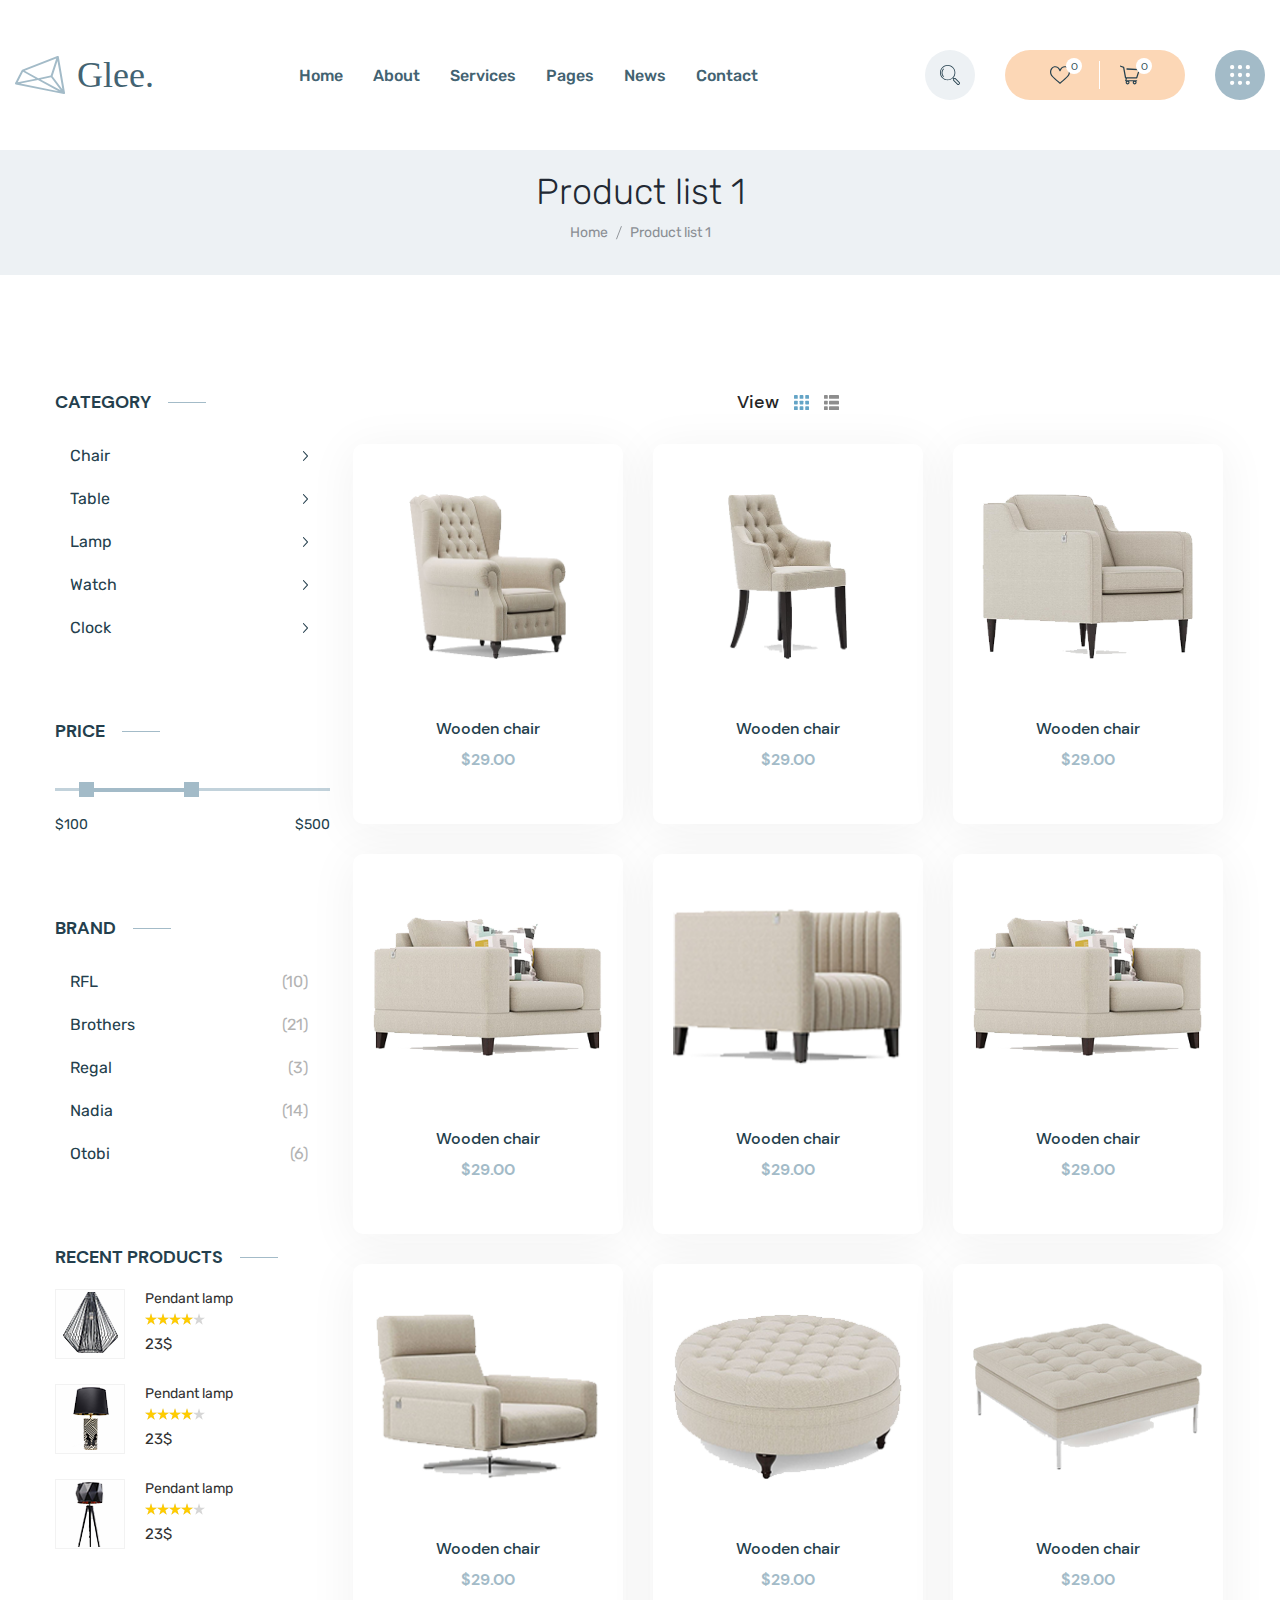
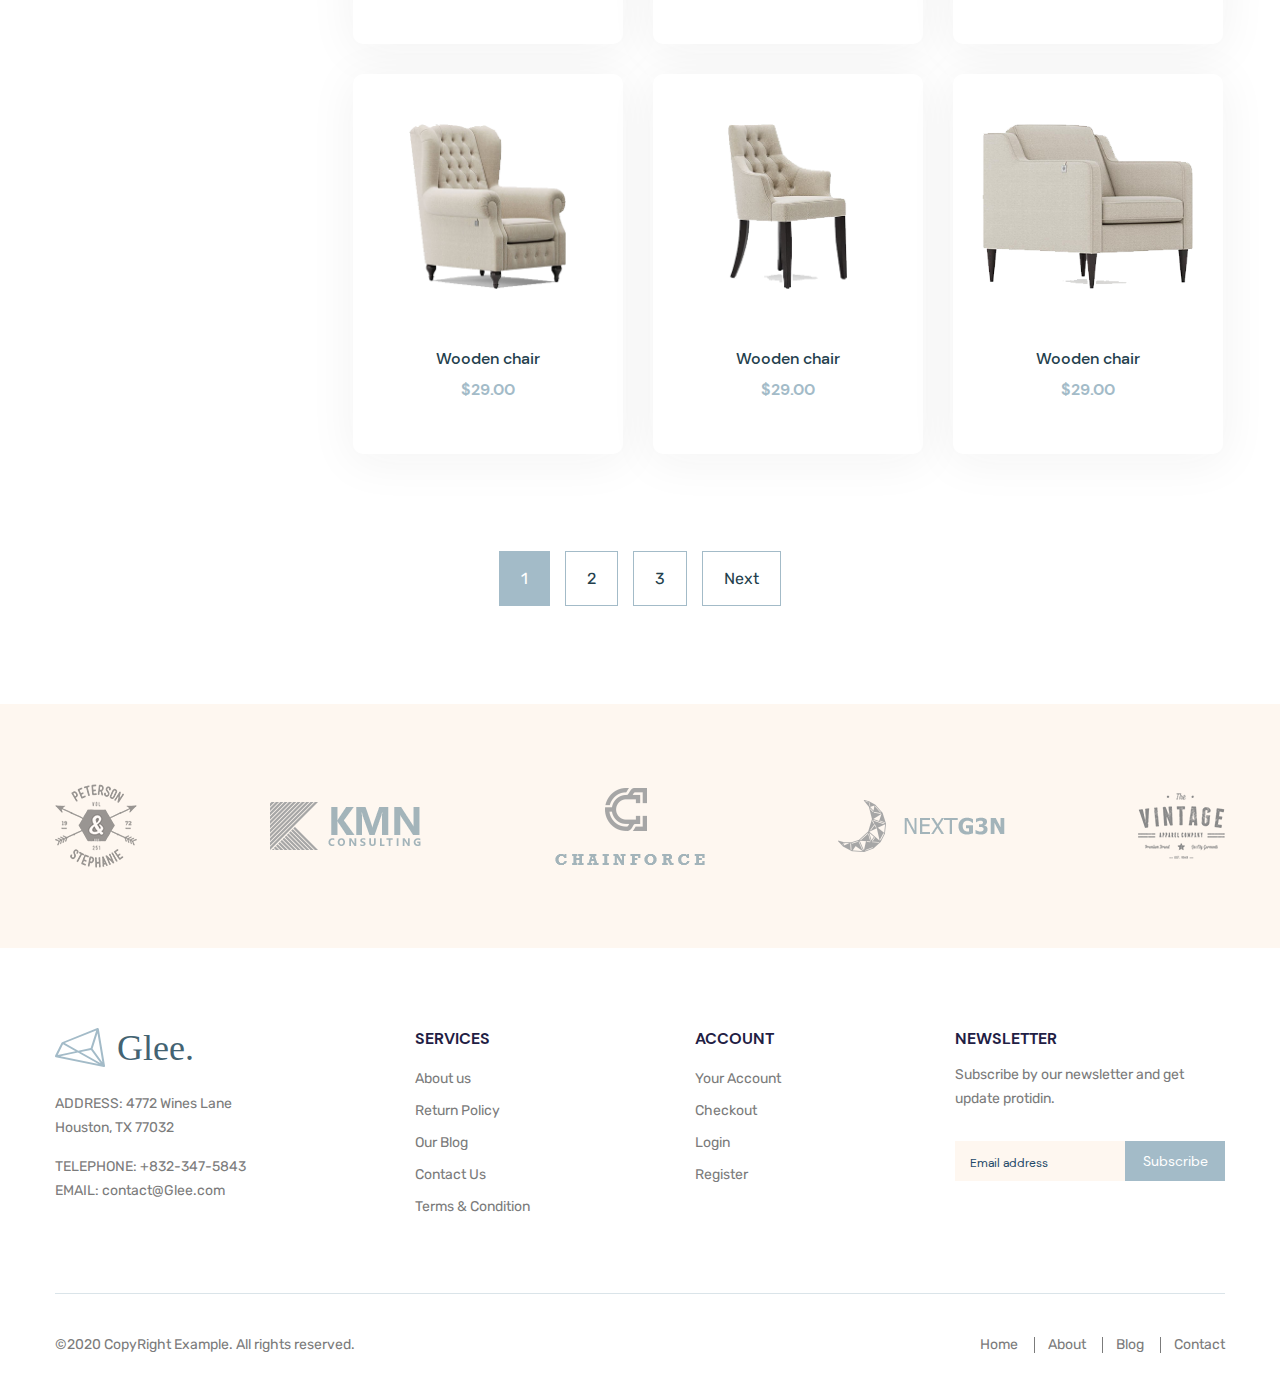
<file: shop.html>
<!DOCTYPE html>
<html lang="en">
<head>
    <meta charset="UTF-8">
    <meta http-equiv="X-UA-Compatible" content="IE=edge">
    <meta name="viewport" content="width=device-width, initial-scale=1.0">
    <title>Glee</title>
    <link rel="stylesheet" href="css/style.min.css">
</head>
<body>
    <header class="header">
        <div class="container--big">
            <div class="header__inner">
                <a class="logo" href="#">
                    <img class="logo-img" src="images/logo.svg" alt="logo img">
                </a>
                <nav class="menu">
                    <button class="menu__btn">
                        <span></span>
                    </button> 
                    <nav class="menu">
                        <ul class="menu__list">
                            <form class="menu-list__adapt-form" action="#">
                                <input class="menu-list__adapt-input" type="text" placeholder="Search...">
                                <button class="menu-list__adapt-btn" type="submit">
                                    <img class="user-nav__link-img" src="images/search.svg" alt="search-icon">
                                </button>
                            </form>
                            <li class="menu__list-item">
                                <a class="menu__list-link menu__list-link--active" href="./index.html">Home</a>
                            </li>
                            <li class="menu__list-item">
                                <a class="menu__list-link" href="./about-us.html">About</a>
                            </li>
                            <li class="menu__list-item">
                                <a class="menu__list-link" href="#Services">Services</a>
                            </li>
                            <li class="menu__list-item">
                                <a class="menu__list-link" href="#">Pages</a>
                            </li>
                            <li class="menu__list-item">
                                <a class="menu__list-link" href="./blog.html">News</a>
                            </li>
                            <li class="menu__list-item">
                                <a class="menu__list-link" href="./contact.html">Contact</a>
                            </li>
                            <li class="menu__list-item menu__list-item--adapt">
                                <a class="menu__list-link" href="#">Liked Ones</a>
                            </li>
                            <li class="menu__list-item menu__list-item--adapt">
                                <a class="menu__list-link" href="#">Cart</a>
                            </li>
                        </ul>
                    </nav>                                                 
                </nav>
                <div class="user-nav">
                    <a class="user-nav__link" href="#">
                        <div class="user-nav__search-item">
                            <img class="user-nav__link-img" src="images/search.svg" alt="search-icon">
                        </div>
                    </a>
                    <div class="user-nav__link user-nav__link--adapt" href="#">
                        <div class="user-nav__link-box">
                            <a class="user-nav__box-item user-nav__box-item--line" href="#">
                                <img class="user-nav__box-img" src="images/heart.svg" alt="heart-icon">
                                <span class="user-nav__box-num">0</span>
                            </a>
                            <a class="user-nav__box-item" href="#">
                                <img class="user-nav__box-img" src="images/cart.svg" alt="cart-icon">
                                <span class="user-nav__box-num">0</span>
                            </a>
                        </div>
                    </div>
                    <a class="user-nav__link" href="#">
                        <div class="user-nav__pattern-item">
                            <img class="user-nav__link-img" src="images/icons/point-menu.svg" alt="pattern-icon">
                        </div>
                    </a>
                </div>
            </div>
        </div>
    </header>
    <main class="main">
        
        <section class="breadcrums">
            <div class="container">
                <div class="breadcrums__inner">
                    <h2 class="breadcrums__title">
                        Product list 1
                    </h2>
                    <ul class="breadcrums__list">
                        <li class="breadcrums__list-item">
                            <a class="breadcrums__list-link" href="index.html">Home</a>
                        </li>
                        <li class="breadcrums__list-item">
                            <a class="breadcrums__list-link" href="#">Product list 1</a>
                        </li>
                    </ul>
                </div>
            </div>
        </section>


        <section class="shop">
            <div class="container">
                <button class="shop__btn">
                    Filter
                </button>
                <div class="shop__inner">
                    <div class="filters">
                        <div class="filters__item filters-category">
                            <h3 class="filters__item-title">
                                CATEGORY
                            </h3>
                            <form class="filters-category__form" action="#">
                                <label class="filters-category__label">
                                    <input class="filters-category__input" type="checkbox">
                                    <span class="filters-category__checkbox">Chair</span>
                                </label>
                                <label class="filters-category__label">
                                    <input class="filters-category__input" type="checkbox">
                                    <span class="filters-category__checkbox">Table</span>
                                </label>
                                <label class="filters-category__label">
                                    <input class="filters-category__input" type="checkbox">
                                    <span class="filters-category__checkbox">Lamp</span>
                                </label>
                                <label class="filters-category__label">
                                    <input class="filters-category__input" type="checkbox">
                                    <span class="filters-category__checkbox">Watch</span>
                                </label>
                                <label class="filters-category__label">
                                    <input class="filters-category__input" type="checkbox">
                                    <span class="filters-category__checkbox">Clock</span>
                                </label>
                            </form>
                        </div>
                        <div class="filters__item filters-price">
                            <h3 class="filters__item-title">
                                PRICE
                            </h3>
                            <form class="filters-price__form" action="#">
                                <input class="filter-price__input" type="text"
                                data-min="10"
                                data-max="1000"
                                data-from="100"
                                data-to="500">
                                <div class="filters-price__box">
                                    <span>$<span class="filters-price__from"></span></span>
                                    <span>$<span class="filters-price__to"></span></span>  
                                </div>
                            </form>
                        </div>
                        <div class="filters__item filters-brand">
                            <h3 class="filters__item-title">
                                BRAND
                            </h3>
                            <form class="filters-brand__form" action="#">
                                <label class="filters-brand__label">
                                    <input class="filters-brand__input" type="checkbox">
                                    <div class="filters-brand__checkbox">
                                        <span class="filters-brand__brand">
                                            RFL
                                        </span>
                                        <span class="filters-brand__num">
                                            (10)
                                        </span>
                                    </div>  
                                </label>
                                <label class="filters-brand__label">
                                    <input class="filters-brand__input" type="checkbox">
                                    <div class="filters-brand__checkbox">
                                        <span class="filters-brand__brand">
                                            Brothers
                                        </span>
                                        <span class="filters-brand__num">
                                            (21)
                                        </span>
                                    </div>  
                                </label>
                                <label class="filters-brand__label">
                                    <input class="filters-brand__input" type="checkbox">
                                    <div class="filters-brand__checkbox">
                                        <span class="filters-brand__brand">
                                            Regal
                                        </span>
                                        <span class="filters-brand__num">
                                            (3)
                                        </span>
                                    </div>  
                                </label>
                                <label class="filters-brand__label">
                                    <input class="filters-brand__input" type="checkbox">
                                    <div class="filters-brand__checkbox">
                                        <span class="filters-brand__brand">
                                            Nadia
                                        </span>
                                        <span class="filters-brand__num">
                                            (14)
                                        </span>
                                    </div>  
                                </label>
                                <label class="filters-brand__label">
                                    <input class="filters-brand__input" type="checkbox">
                                    <div class="filters-brand__checkbox">
                                        <span class="filters-brand__brand">
                                            Otobi
                                        </span>
                                        <span class="filters-brand__num">
                                            (6)
                                        </span>
                                    </div>  
                                </label>
                            </form>
                        </div>
                        <div class="recent-products">
                            <h3 class="filters__item-title">
                                RECENT PRODUCTS
                            </h3>
                            <div class="recent-products__items">
                                <div class="recent-products__item">
                                    <a class="recent-products__link" href="product-details.html">
                                        <div class="recent-products__img recent-products__img--pic1"></div>
                                    </a>
                                    <div class="recent-products__item-box">
                                        <a class="recent-products__link" href="product-details.html">
                                            <h6 class="recent-products__item-title">
                                                Pendant lamp
                                            </h6>
                                        </a>
                                        <div class="rating" data-rateyo-rating="4"></div>
                                        <p class="recent-products__item-price">
                                            23$
                                        </p>
                                    </div>
                                </div>
                                <div class="recent-products__item">
                                    <a class="recent-products__link" href="product-details.html">
                                        <div class="recent-products__img recent-products__img--pic2"></div>
                                    </a>
                                    <div class="recent-products__item-box">
                                        <a class="recent-products__link" href="product-details.html">
                                            <h6 class="recent-products__item-title">
                                                Pendant lamp
                                            </h6>
                                        </a>
                                        <div class="rating" data-rateyo-rating="4"></div>
                                        <p class="recent-products__item-price">
                                            23$
                                        </p>
                                    </div>
                                </div>
                                <div class="recent-products__item">
                                    <a class="recent-products__link" href="product-details.html">
                                        <div class="recent-products__img recent-products__img--pic3"></div>
                                    </a>
                                    <div class="recent-products__item-box">
                                        <a class="recent-products__link" href="product-details.html">
                                            <h6 class="recent-products__item-title">
                                                Pendant lamp
                                            </h6>
                                        </a>
                                        <div class="rating" data-rateyo-rating="4"></div>
                                        <p class="recent-products__item-price">
                                            23$
                                        </p>
                                    </div>
                                </div>
                            </div>
                        </div>
                    </div>

                    <div class="cataloge">
                        <div class="cataloge__filter">
                            <span>View</span>
                            <button class="cataloge__filter-btn cataloge__filter-btn--active button-grid">
                                <svg width="15" height="15" viewBox="0 0 15 15" fill="none" xmlns="http://www.w3.org/2000/svg">
                                    <g clip-path="url(#clip0)">
                                    <path d="M3.125 0H0.625C0.28 0 0 0.28 0 0.625V3.125C0 3.47 0.28 3.75 0.625 3.75H3.125C3.47 3.75 3.75 3.47 3.75 3.125V0.625C3.75 0.28 3.47 0 3.125 0Z" fill="#8D8D8D"/>
                                    <path d="M3.125 5.625H0.625C0.28 5.625 0 5.905 0 6.25V8.75C0 9.095 0.28 9.375 0.625 9.375H3.125C3.47 9.375 3.75 9.095 3.75 8.75V6.25C3.75 5.905 3.47 5.625 3.125 5.625Z" fill="#8D8D8D"/>
                                    <path d="M3.125 11.25H0.625C0.28 11.25 0 11.53 0 11.875V14.375C0 14.72 0.28 15 0.625 15H3.125C3.47 15 3.75 14.72 3.75 14.375V11.875C3.75 11.53 3.47 11.25 3.125 11.25Z" fill="#8D8D8D"/>
                                    <path d="M8.75 0H6.25C5.905 0 5.625 0.28 5.625 0.625V3.125C5.625 3.47 5.905 3.75 6.25 3.75H8.75C9.095 3.75 9.375 3.47 9.375 3.125V0.625C9.375 0.28 9.095 0 8.75 0Z" fill="#8D8D8D"/>
                                    <path d="M8.75 5.625H6.25C5.905 5.625 5.625 5.905 5.625 6.25V8.75C5.625 9.095 5.905 9.375 6.25 9.375H8.75C9.095 9.375 9.375 9.095 9.375 8.75V6.25C9.375 5.905 9.095 5.625 8.75 5.625Z" fill="#8D8D8D"/>
                                    <path d="M8.75 11.25H6.25C5.905 11.25 5.625 11.53 5.625 11.875V14.375C5.625 14.72 5.905 15 6.25 15H8.75C9.095 15 9.375 14.72 9.375 14.375V11.875C9.375 11.53 9.095 11.25 8.75 11.25Z" fill="#8D8D8D"/>
                                    <path d="M14.375 0H11.875C11.53 0 11.25 0.28 11.25 0.625V3.125C11.25 3.47 11.53 3.75 11.875 3.75H14.375C14.72 3.75 15 3.47 15 3.125V0.625C15 0.28 14.72 0 14.375 0Z" fill="#8D8D8D"/>
                                    <path d="M14.375 5.625H11.875C11.53 5.625 11.25 5.905 11.25 6.25V8.75C11.25 9.095 11.53 9.375 11.875 9.375H14.375C14.72 9.375 15 9.095 15 8.75V6.25C15 5.905 14.72 5.625 14.375 5.625Z" fill="#8D8D8D"/>
                                    <path d="M14.375 11.25H11.875C11.53 11.25 11.25 11.53 11.25 11.875V14.375C11.25 14.72 11.53 15 11.875 15H14.375C14.72 15 15 14.72 15 14.375V11.875C15 11.53 14.72 11.25 14.375 11.25Z" fill="#8D8D8D"/>
                                    </g>
                                    <defs>
                                    <clipPath id="clip0">
                                    <rect width="15" height="15" fill="white"/>
                                    </clipPath>
                                    </defs>
                                    </svg>
                            </button>
                            <button class="cataloge__filter-btn button-list">
                                <svg width="15" height="15" viewBox="0 0 15 15" fill="none" xmlns="http://www.w3.org/2000/svg">
                                    <g clip-path="url(#clip0)">
                                    <path d="M3.125 0H0.625C0.28 0 0 0.28 0 0.625V3.125C0 3.47 0.28 3.75 0.625 3.75H3.125C3.47 3.75 3.75 3.47 3.75 3.125V0.625C3.75 0.28 3.47 0 3.125 0Z" fill="#8D8D8D"/>
                                    <path d="M14.375 0H5.625C5.28 0 5 0.28 5 0.625V3.125C5 3.47 5.28 3.75 5.625 3.75H14.375C14.72 3.75 15 3.47 15 3.125V0.625C15 0.28 14.72 0 14.375 0Z" fill="#8D8D8D"/>
                                    <path d="M3.125 5.625H0.625C0.28 5.625 0 5.905 0 6.25V8.75C0 9.095 0.28 9.375 0.625 9.375H3.125C3.47 9.375 3.75 9.095 3.75 8.75V6.25C3.75 5.905 3.47 5.625 3.125 5.625Z" fill="#8D8D8D"/>
                                    <path d="M14.375 5.625H5.625C5.28 5.625 5 5.905 5 6.25V8.75C5 9.095 5.28 9.375 5.625 9.375H14.375C14.72 9.375 15 9.095 15 8.75V6.25C15 5.905 14.72 5.625 14.375 5.625Z" fill="#8D8D8D"/>
                                    <path d="M3.125 11.25H0.625C0.28 11.25 0 11.53 0 11.875V14.375C0 14.72 0.28 15 0.625 15H3.125C3.47 15 3.75 14.72 3.75 14.375V11.875C3.75 11.53 3.47 11.25 3.125 11.25Z" fill="#8D8D8D"/>
                                    <path d="M14.375 11.25H5.625C5.28 11.25 5 11.53 5 11.875V14.375C5 14.72 5.28 15 5.625 15H14.375C14.72 15 15 14.72 15 14.375V11.875C15 11.53 14.72 11.25 14.375 11.25Z" fill="#8D8D8D"/>
                                    </g>
                                    <defs>
                                    <clipPath id="clip0">
                                    <rect width="15" height="15" fill="white"/>
                                    </clipPath>
                                    </defs>
                                    </svg>
                            </button>
                        </div>
                        <div class="products__items">


                            <article class="products-item mix category-b">
                                <div class="products-item__img-box">
                                    <img class="products-item__img" src="images/content/products/1.png" alt="wooden-chair">
                                    <div class="products-item__links">
                                        <a class="products-item__link" href="product-details.html">
                                            <svg xmlns="http://www.w3.org/2000/svg" width="20" height="20" viewBox="0 0 20 20">
                                                    <defs>
                                                    <style>
                                                        .cls-1 {
                                                        fill: #a3bbc8;
                                                        fill-rule: evenodd;
                                                        }
                                                    </style>
                                                    </defs>
                                                    <path class="cls-1" d="M759.45,1579.8l-4.588-4.59a8.827,8.827,0,0,1-2.651,2.65l4.588,4.59A1.874,1.874,0,0,0,759.45,1579.8Zm-4.45-9.3a7.5,7.5,0,1,0-7.5,7.5A7.5,7.5,0,0,0,755,1570.5Zm-7.5,5.62a5.625,5.625,0,1,1,5.625-5.62A5.628,5.628,0,0,1,747.5,1576.12Zm-4.375-5.62h1.25a3.135,3.135,0,0,1,3.125-3.13v-1.25A4.386,4.386,0,0,0,743.125,1570.5Z" transform="translate(-740 -1563)"/>
                                            </svg>
                                        </a>
                                        <a class="products-item__link products-item__link--2" href="#">
                                            <svg xmlns="http://www.w3.org/2000/svg" width="22" height="20" viewBox="0 0 22 20">
                                                    <defs>
                                                    <style>
                                                        .cls-1 {
                                                        fill: #a3bbc8;
                                                        fill-rule: evenodd;
                                                        }
                                                    </style>
                                                    </defs>
                                                    <path class="cls-1" d="M800.814,1564.63h2.333l3.323,12.04a0.812,0.812,0,0,0,.787.59h10.214a0.821,0.821,0,0,0,.746-0.48l3.717-8.56a0.836,0.836,0,0,0-.068-0.78,0.813,0.813,0,0,0-.678-0.37H809.9a0.82,0.82,0,0,0,0,1.64H819.94l-3.011,6.92h-9.062l-3.323-12.03a0.808,0.808,0,0,0-.787-0.6h-2.943A0.815,0.815,0,0,0,800.814,1564.63Zm5.67,18.37a1.85,1.85,0,1,0-1.845-1.85A1.85,1.85,0,0,0,806.484,1583Zm11.53,0h0.135A1.907,1.907,0,1,0,818.014,1583Z" transform="translate(-800 -1563)"/>
                                            </svg>
                                        </a>
                                        <a class="products-item__link" href="#">
                                            <svg xmlns="http://www.w3.org/2000/svg" width="22" height="18" viewBox="0 0 22 18">
                                                    <defs>
                                                    <style>
                                                        .cls-1 {
                                                        fill: #a3bbc8;
                                                        fill-rule: evenodd;
                                                        }
                                                    </style>
                                                    </defs>
                                                    <path class="cls-1" d="M882.99,1569.82a6.208,6.208,0,0,0-1.849-4.1A5.871,5.871,0,0,0,877,1564c-2.311,0-3.948,1.78-4.827,2.74a2.156,2.156,0,0,1-.156.17l-0.083-.09c-0.8-.92-2.476-2.82-4.938-2.82a5.873,5.873,0,0,0-4.139,1.72,6.208,6.208,0,0,0-1.849,4.1,6.845,6.845,0,0,0,1.271,4.34,29.307,29.307,0,0,0,4.763,4.75c1.705,1.41,3.95,3.09,4.965,3.09,1.032,0,3.269-1.68,4.965-3.09a29.234,29.234,0,0,0,4.746-4.75A6.935,6.935,0,0,0,882.99,1569.82Zm-2.376,3.61a27,27,0,0,1-4.431,4.42c-2.406,2-3.831,2.79-4.172,2.82-0.342-.03-1.77-0.83-4.188-2.84a26.78,26.78,0,0,1-4.437-4.4,5.6,5.6,0,0,1-1.054-3.54,4.807,4.807,0,0,1,4.666-4.57c1.863,0,3.216,1.54,3.943,2.37a1.52,1.52,0,0,0,1.059.76,1.731,1.731,0,0,0,1.151-.81c0.794-.87,2.122-2.32,3.851-2.32a4.807,4.807,0,0,1,4.666,4.57A5.528,5.528,0,0,1,880.614,1573.43Z" transform="translate(-861 -1564)"/>
                                            </svg>
                                        </a>
                                    </div>
                                </div>
                                <div class="products-item__inner">
                                    <h3 class="products-item__title">Wooden chair</h3>
                                    <div class="products-item__rating rating" data-rateyo-rating="4"></div>
                                    <p class="products-item__price">$29.00</p>
                                    <p class="products-item__price-list">23$</p>
                                    <div class="products-item__inner-box">
                                        <p class="products-item__text">
                                            consectetur adipisicing elit, sed do eiusmod tempor incididunt ut labore et dolore magna aliqua. Ut enim ad minim veniam, quis nostrud exercitation
                                        </p>
                                        <a class="products-item__btn" href="#">Add to cart</a>
                                    </div>
                                </div>  
                            </article>


                            <article class="products-item mix category-b">
                                <div class="products-item__img-box">
                                    <img class="products-item__img" src="images/content/products/2.png" alt="wooden-chair">
                                    <div class="products-item__links">
                                        <a class="products-item__link" href="product-details.html">
                                            <svg xmlns="http://www.w3.org/2000/svg" width="20" height="20" viewBox="0 0 20 20">
                                                    <defs>
                                                    <style>
                                                        .cls-1 {
                                                        fill: #a3bbc8;
                                                        fill-rule: evenodd;
                                                        }
                                                    </style>
                                                    </defs>
                                                    <path class="cls-1" d="M759.45,1579.8l-4.588-4.59a8.827,8.827,0,0,1-2.651,2.65l4.588,4.59A1.874,1.874,0,0,0,759.45,1579.8Zm-4.45-9.3a7.5,7.5,0,1,0-7.5,7.5A7.5,7.5,0,0,0,755,1570.5Zm-7.5,5.62a5.625,5.625,0,1,1,5.625-5.62A5.628,5.628,0,0,1,747.5,1576.12Zm-4.375-5.62h1.25a3.135,3.135,0,0,1,3.125-3.13v-1.25A4.386,4.386,0,0,0,743.125,1570.5Z" transform="translate(-740 -1563)"/>
                                            </svg>
                                        </a>
                                        <a class="products-item__link products-item__link--2" href="#">
                                            <svg xmlns="http://www.w3.org/2000/svg" width="22" height="20" viewBox="0 0 22 20">
                                                    <defs>
                                                    <style>
                                                        .cls-1 {
                                                        fill: #a3bbc8;
                                                        fill-rule: evenodd;
                                                        }
                                                    </style>
                                                    </defs>
                                                    <path class="cls-1" d="M800.814,1564.63h2.333l3.323,12.04a0.812,0.812,0,0,0,.787.59h10.214a0.821,0.821,0,0,0,.746-0.48l3.717-8.56a0.836,0.836,0,0,0-.068-0.78,0.813,0.813,0,0,0-.678-0.37H809.9a0.82,0.82,0,0,0,0,1.64H819.94l-3.011,6.92h-9.062l-3.323-12.03a0.808,0.808,0,0,0-.787-0.6h-2.943A0.815,0.815,0,0,0,800.814,1564.63Zm5.67,18.37a1.85,1.85,0,1,0-1.845-1.85A1.85,1.85,0,0,0,806.484,1583Zm11.53,0h0.135A1.907,1.907,0,1,0,818.014,1583Z" transform="translate(-800 -1563)"/>
                                            </svg>
                                        </a>
                                        <a class="products-item__link" href="#">
                                            <svg xmlns="http://www.w3.org/2000/svg" width="22" height="18" viewBox="0 0 22 18">
                                                    <defs>
                                                    <style>
                                                        .cls-1 {
                                                        fill: #a3bbc8;
                                                        fill-rule: evenodd;
                                                        }
                                                    </style>
                                                    </defs>
                                                    <path class="cls-1" d="M882.99,1569.82a6.208,6.208,0,0,0-1.849-4.1A5.871,5.871,0,0,0,877,1564c-2.311,0-3.948,1.78-4.827,2.74a2.156,2.156,0,0,1-.156.17l-0.083-.09c-0.8-.92-2.476-2.82-4.938-2.82a5.873,5.873,0,0,0-4.139,1.72,6.208,6.208,0,0,0-1.849,4.1,6.845,6.845,0,0,0,1.271,4.34,29.307,29.307,0,0,0,4.763,4.75c1.705,1.41,3.95,3.09,4.965,3.09,1.032,0,3.269-1.68,4.965-3.09a29.234,29.234,0,0,0,4.746-4.75A6.935,6.935,0,0,0,882.99,1569.82Zm-2.376,3.61a27,27,0,0,1-4.431,4.42c-2.406,2-3.831,2.79-4.172,2.82-0.342-.03-1.77-0.83-4.188-2.84a26.78,26.78,0,0,1-4.437-4.4,5.6,5.6,0,0,1-1.054-3.54,4.807,4.807,0,0,1,4.666-4.57c1.863,0,3.216,1.54,3.943,2.37a1.52,1.52,0,0,0,1.059.76,1.731,1.731,0,0,0,1.151-.81c0.794-.87,2.122-2.32,3.851-2.32a4.807,4.807,0,0,1,4.666,4.57A5.528,5.528,0,0,1,880.614,1573.43Z" transform="translate(-861 -1564)"/>
                                            </svg>
                                        </a>
                                    </div>
                                </div>
                                <div class="products-item__inner">
                                    <h3 class="products-item__title">Wooden chair</h3>
                                    <div class="products-item__rating rating" data-rateyo-rating="4"></div>
                                    <p class="products-item__price">$29.00</p>
                                    <p class="products-item__price-list">23$</p>
                                    <div class="products-item__inner-box">
                                        <p class="products-item__text">
                                            consectetur adipisicing elit, sed do eiusmod tempor incididunt ut labore et dolore magna aliqua. Ut enim ad minim veniam, quis nostrud exercitation
                                        </p>
                                        <a class="products-item__btn" href="#">Add to cart</a>
                                    </div>
                                </div>  
                            </article>
                            <article class="products-item mix category-b">
                                <div class="products-item__img-box">
                                    <img class="products-item__img" src="images/content/products/3.png" alt="wooden-chair">
                                    <div class="products-item__links">
                                        <a class="products-item__link" href="product-details.html">
                                            <svg xmlns="http://www.w3.org/2000/svg" width="20" height="20" viewBox="0 0 20 20">
                                                    <defs>
                                                    <style>
                                                        .cls-1 {
                                                        fill: #a3bbc8;
                                                        fill-rule: evenodd;
                                                        }
                                                    </style>
                                                    </defs>
                                                    <path class="cls-1" d="M759.45,1579.8l-4.588-4.59a8.827,8.827,0,0,1-2.651,2.65l4.588,4.59A1.874,1.874,0,0,0,759.45,1579.8Zm-4.45-9.3a7.5,7.5,0,1,0-7.5,7.5A7.5,7.5,0,0,0,755,1570.5Zm-7.5,5.62a5.625,5.625,0,1,1,5.625-5.62A5.628,5.628,0,0,1,747.5,1576.12Zm-4.375-5.62h1.25a3.135,3.135,0,0,1,3.125-3.13v-1.25A4.386,4.386,0,0,0,743.125,1570.5Z" transform="translate(-740 -1563)"/>
                                            </svg>
                                        </a>
                                        <a class="products-item__link products-item__link--2" href="#">
                                            <svg xmlns="http://www.w3.org/2000/svg" width="22" height="20" viewBox="0 0 22 20">
                                                    <defs>
                                                    <style>
                                                        .cls-1 {
                                                        fill: #a3bbc8;
                                                        fill-rule: evenodd;
                                                        }
                                                    </style>
                                                    </defs>
                                                    <path class="cls-1" d="M800.814,1564.63h2.333l3.323,12.04a0.812,0.812,0,0,0,.787.59h10.214a0.821,0.821,0,0,0,.746-0.48l3.717-8.56a0.836,0.836,0,0,0-.068-0.78,0.813,0.813,0,0,0-.678-0.37H809.9a0.82,0.82,0,0,0,0,1.64H819.94l-3.011,6.92h-9.062l-3.323-12.03a0.808,0.808,0,0,0-.787-0.6h-2.943A0.815,0.815,0,0,0,800.814,1564.63Zm5.67,18.37a1.85,1.85,0,1,0-1.845-1.85A1.85,1.85,0,0,0,806.484,1583Zm11.53,0h0.135A1.907,1.907,0,1,0,818.014,1583Z" transform="translate(-800 -1563)"/>
                                            </svg>
                                        </a>
                                        <a class="products-item__link" href="#">
                                            <svg xmlns="http://www.w3.org/2000/svg" width="22" height="18" viewBox="0 0 22 18">
                                                    <defs>
                                                    <style>
                                                        .cls-1 {
                                                        fill: #a3bbc8;
                                                        fill-rule: evenodd;
                                                        }
                                                    </style>
                                                    </defs>
                                                    <path class="cls-1" d="M882.99,1569.82a6.208,6.208,0,0,0-1.849-4.1A5.871,5.871,0,0,0,877,1564c-2.311,0-3.948,1.78-4.827,2.74a2.156,2.156,0,0,1-.156.17l-0.083-.09c-0.8-.92-2.476-2.82-4.938-2.82a5.873,5.873,0,0,0-4.139,1.72,6.208,6.208,0,0,0-1.849,4.1,6.845,6.845,0,0,0,1.271,4.34,29.307,29.307,0,0,0,4.763,4.75c1.705,1.41,3.95,3.09,4.965,3.09,1.032,0,3.269-1.68,4.965-3.09a29.234,29.234,0,0,0,4.746-4.75A6.935,6.935,0,0,0,882.99,1569.82Zm-2.376,3.61a27,27,0,0,1-4.431,4.42c-2.406,2-3.831,2.79-4.172,2.82-0.342-.03-1.77-0.83-4.188-2.84a26.78,26.78,0,0,1-4.437-4.4,5.6,5.6,0,0,1-1.054-3.54,4.807,4.807,0,0,1,4.666-4.57c1.863,0,3.216,1.54,3.943,2.37a1.52,1.52,0,0,0,1.059.76,1.731,1.731,0,0,0,1.151-.81c0.794-.87,2.122-2.32,3.851-2.32a4.807,4.807,0,0,1,4.666,4.57A5.528,5.528,0,0,1,880.614,1573.43Z" transform="translate(-861 -1564)"/>
                                            </svg>
                                        </a>
                                    </div>
                                </div>
                                <div class="products-item__inner">
                                    <h3 class="products-item__title">Wooden chair</h3>
                                    <div class="products-item__rating rating" data-rateyo-rating="4"></div>
                                    <p class="products-item__price">$29.00</p>
                                    <p class="products-item__price-list">23$</p>
                                    <div class="products-item__inner-box">
                                        <p class="products-item__text">
                                            consectetur adipisicing elit, sed do eiusmod tempor incididunt ut labore et dolore magna aliqua. Ut enim ad minim veniam, quis nostrud exercitation
                                        </p>
                                        <a class="products-item__btn" href="#">Add to cart</a>
                                    </div>
                                </div>  
                            </article>
                            <article class="products-item mix category-b">
                                <div class="products-item__img-box">
                                    <img class="products-item__img" src="images/content/products/4.png" alt="wooden-chair">
                                    <div class="products-item__links">
                                        <a class="products-item__link" href="product-details.html">
                                            <svg xmlns="http://www.w3.org/2000/svg" width="20" height="20" viewBox="0 0 20 20">
                                                    <defs>
                                                    <style>
                                                        .cls-1 {
                                                        fill: #a3bbc8;
                                                        fill-rule: evenodd;
                                                        }
                                                    </style>
                                                    </defs>
                                                    <path class="cls-1" d="M759.45,1579.8l-4.588-4.59a8.827,8.827,0,0,1-2.651,2.65l4.588,4.59A1.874,1.874,0,0,0,759.45,1579.8Zm-4.45-9.3a7.5,7.5,0,1,0-7.5,7.5A7.5,7.5,0,0,0,755,1570.5Zm-7.5,5.62a5.625,5.625,0,1,1,5.625-5.62A5.628,5.628,0,0,1,747.5,1576.12Zm-4.375-5.62h1.25a3.135,3.135,0,0,1,3.125-3.13v-1.25A4.386,4.386,0,0,0,743.125,1570.5Z" transform="translate(-740 -1563)"/>
                                            </svg>
                                        </a>
                                        <a class="products-item__link products-item__link--2" href="#">
                                            <svg xmlns="http://www.w3.org/2000/svg" width="22" height="20" viewBox="0 0 22 20">
                                                    <defs>
                                                    <style>
                                                        .cls-1 {
                                                        fill: #a3bbc8;
                                                        fill-rule: evenodd;
                                                        }
                                                    </style>
                                                    </defs>
                                                    <path class="cls-1" d="M800.814,1564.63h2.333l3.323,12.04a0.812,0.812,0,0,0,.787.59h10.214a0.821,0.821,0,0,0,.746-0.48l3.717-8.56a0.836,0.836,0,0,0-.068-0.78,0.813,0.813,0,0,0-.678-0.37H809.9a0.82,0.82,0,0,0,0,1.64H819.94l-3.011,6.92h-9.062l-3.323-12.03a0.808,0.808,0,0,0-.787-0.6h-2.943A0.815,0.815,0,0,0,800.814,1564.63Zm5.67,18.37a1.85,1.85,0,1,0-1.845-1.85A1.85,1.85,0,0,0,806.484,1583Zm11.53,0h0.135A1.907,1.907,0,1,0,818.014,1583Z" transform="translate(-800 -1563)"/>
                                            </svg>
                                        </a>
                                        <a class="products-item__link" href="#">
                                            <svg xmlns="http://www.w3.org/2000/svg" width="22" height="18" viewBox="0 0 22 18">
                                                    <defs>
                                                    <style>
                                                        .cls-1 {
                                                        fill: #a3bbc8;
                                                        fill-rule: evenodd;
                                                        }
                                                    </style>
                                                    </defs>
                                                    <path class="cls-1" d="M882.99,1569.82a6.208,6.208,0,0,0-1.849-4.1A5.871,5.871,0,0,0,877,1564c-2.311,0-3.948,1.78-4.827,2.74a2.156,2.156,0,0,1-.156.17l-0.083-.09c-0.8-.92-2.476-2.82-4.938-2.82a5.873,5.873,0,0,0-4.139,1.72,6.208,6.208,0,0,0-1.849,4.1,6.845,6.845,0,0,0,1.271,4.34,29.307,29.307,0,0,0,4.763,4.75c1.705,1.41,3.95,3.09,4.965,3.09,1.032,0,3.269-1.68,4.965-3.09a29.234,29.234,0,0,0,4.746-4.75A6.935,6.935,0,0,0,882.99,1569.82Zm-2.376,3.61a27,27,0,0,1-4.431,4.42c-2.406,2-3.831,2.79-4.172,2.82-0.342-.03-1.77-0.83-4.188-2.84a26.78,26.78,0,0,1-4.437-4.4,5.6,5.6,0,0,1-1.054-3.54,4.807,4.807,0,0,1,4.666-4.57c1.863,0,3.216,1.54,3.943,2.37a1.52,1.52,0,0,0,1.059.76,1.731,1.731,0,0,0,1.151-.81c0.794-.87,2.122-2.32,3.851-2.32a4.807,4.807,0,0,1,4.666,4.57A5.528,5.528,0,0,1,880.614,1573.43Z" transform="translate(-861 -1564)"/>
                                            </svg>
                                        </a>
                                    </div>
                                </div>
                                <div class="products-item__inner">
                                    <h3 class="products-item__title">Wooden chair</h3>
                                    <div class="products-item__rating rating" data-rateyo-rating="4"></div>
                                    <p class="products-item__price">$29.00</p>
                                    <p class="products-item__price-list">23$</p>
                                    <div class="products-item__inner-box">
                                        <p class="products-item__text">
                                            consectetur adipisicing elit, sed do eiusmod tempor incididunt ut labore et dolore magna aliqua. Ut enim ad minim veniam, quis nostrud exercitation
                                        </p>
                                        <a class="products-item__btn" href="#">Add to cart</a>
                                    </div>
                                </div>  
                            </article>
                            <article class="products-item mix category-b">
                                <div class="products-item__img-box">
                                    <img class="products-item__img" src="images/content/products/wooden-radio2.png" alt="wooden-chair">
                                    <div class="products-item__links">
                                        <a class="products-item__link" href="product-details.html">
                                            <svg xmlns="http://www.w3.org/2000/svg" width="20" height="20" viewBox="0 0 20 20">
                                                    <defs>
                                                    <style>
                                                        .cls-1 {
                                                        fill: #a3bbc8;
                                                        fill-rule: evenodd;
                                                        }
                                                    </style>
                                                    </defs>
                                                    <path class="cls-1" d="M759.45,1579.8l-4.588-4.59a8.827,8.827,0,0,1-2.651,2.65l4.588,4.59A1.874,1.874,0,0,0,759.45,1579.8Zm-4.45-9.3a7.5,7.5,0,1,0-7.5,7.5A7.5,7.5,0,0,0,755,1570.5Zm-7.5,5.62a5.625,5.625,0,1,1,5.625-5.62A5.628,5.628,0,0,1,747.5,1576.12Zm-4.375-5.62h1.25a3.135,3.135,0,0,1,3.125-3.13v-1.25A4.386,4.386,0,0,0,743.125,1570.5Z" transform="translate(-740 -1563)"/>
                                            </svg>
                                        </a>
                                        <a class="products-item__link products-item__link--2" href="#">
                                            <svg xmlns="http://www.w3.org/2000/svg" width="22" height="20" viewBox="0 0 22 20">
                                                    <defs>
                                                    <style>
                                                        .cls-1 {
                                                        fill: #a3bbc8;
                                                        fill-rule: evenodd;
                                                        }
                                                    </style>
                                                    </defs>
                                                    <path class="cls-1" d="M800.814,1564.63h2.333l3.323,12.04a0.812,0.812,0,0,0,.787.59h10.214a0.821,0.821,0,0,0,.746-0.48l3.717-8.56a0.836,0.836,0,0,0-.068-0.78,0.813,0.813,0,0,0-.678-0.37H809.9a0.82,0.82,0,0,0,0,1.64H819.94l-3.011,6.92h-9.062l-3.323-12.03a0.808,0.808,0,0,0-.787-0.6h-2.943A0.815,0.815,0,0,0,800.814,1564.63Zm5.67,18.37a1.85,1.85,0,1,0-1.845-1.85A1.85,1.85,0,0,0,806.484,1583Zm11.53,0h0.135A1.907,1.907,0,1,0,818.014,1583Z" transform="translate(-800 -1563)"/>
                                            </svg>
                                        </a>
                                        <a class="products-item__link" href="#">
                                            <svg xmlns="http://www.w3.org/2000/svg" width="22" height="18" viewBox="0 0 22 18">
                                                    <defs>
                                                    <style>
                                                        .cls-1 {
                                                        fill: #a3bbc8;
                                                        fill-rule: evenodd;
                                                        }
                                                    </style>
                                                    </defs>
                                                    <path class="cls-1" d="M882.99,1569.82a6.208,6.208,0,0,0-1.849-4.1A5.871,5.871,0,0,0,877,1564c-2.311,0-3.948,1.78-4.827,2.74a2.156,2.156,0,0,1-.156.17l-0.083-.09c-0.8-.92-2.476-2.82-4.938-2.82a5.873,5.873,0,0,0-4.139,1.72,6.208,6.208,0,0,0-1.849,4.1,6.845,6.845,0,0,0,1.271,4.34,29.307,29.307,0,0,0,4.763,4.75c1.705,1.41,3.95,3.09,4.965,3.09,1.032,0,3.269-1.68,4.965-3.09a29.234,29.234,0,0,0,4.746-4.75A6.935,6.935,0,0,0,882.99,1569.82Zm-2.376,3.61a27,27,0,0,1-4.431,4.42c-2.406,2-3.831,2.79-4.172,2.82-0.342-.03-1.77-0.83-4.188-2.84a26.78,26.78,0,0,1-4.437-4.4,5.6,5.6,0,0,1-1.054-3.54,4.807,4.807,0,0,1,4.666-4.57c1.863,0,3.216,1.54,3.943,2.37a1.52,1.52,0,0,0,1.059.76,1.731,1.731,0,0,0,1.151-.81c0.794-.87,2.122-2.32,3.851-2.32a4.807,4.807,0,0,1,4.666,4.57A5.528,5.528,0,0,1,880.614,1573.43Z" transform="translate(-861 -1564)"/>
                                            </svg>
                                        </a>
                                    </div>
                                </div>
                                <div class="products-item__inner">
                                    <h3 class="products-item__title">Wooden chair</h3>
                                    <div class="products-item__rating rating" data-rateyo-rating="4"></div>
                                    <p class="products-item__price">$29.00</p>
                                    <p class="products-item__price-list">23$</p>
                                    <div class="products-item__inner-box">
                                        <p class="products-item__text">
                                            consectetur adipisicing elit, sed do eiusmod tempor incididunt ut labore et dolore magna aliqua. Ut enim ad minim veniam, quis nostrud exercitation
                                        </p>
                                        <a class="products-item__btn" href="#">Add to cart</a>
                                    </div>
                                </div>  
                            </article>
                            <article class="products-item mix category-b">
                                <div class="products-item__img-box">
                                    <img class="products-item__img" src="images/content/products/4.png" alt="wooden-chair">
                                    <div class="products-item__links">
                                        <a class="products-item__link" href="product-details.html">
                                            <svg xmlns="http://www.w3.org/2000/svg" width="20" height="20" viewBox="0 0 20 20">
                                                    <defs>
                                                    <style>
                                                        .cls-1 {
                                                        fill: #a3bbc8;
                                                        fill-rule: evenodd;
                                                        }
                                                    </style>
                                                    </defs>
                                                    <path class="cls-1" d="M759.45,1579.8l-4.588-4.59a8.827,8.827,0,0,1-2.651,2.65l4.588,4.59A1.874,1.874,0,0,0,759.45,1579.8Zm-4.45-9.3a7.5,7.5,0,1,0-7.5,7.5A7.5,7.5,0,0,0,755,1570.5Zm-7.5,5.62a5.625,5.625,0,1,1,5.625-5.62A5.628,5.628,0,0,1,747.5,1576.12Zm-4.375-5.62h1.25a3.135,3.135,0,0,1,3.125-3.13v-1.25A4.386,4.386,0,0,0,743.125,1570.5Z" transform="translate(-740 -1563)"/>
                                            </svg>
                                        </a>
                                        <a class="products-item__link products-item__link--2" href="#">
                                            <svg xmlns="http://www.w3.org/2000/svg" width="22" height="20" viewBox="0 0 22 20">
                                                    <defs>
                                                    <style>
                                                        .cls-1 {
                                                        fill: #a3bbc8;
                                                        fill-rule: evenodd;
                                                        }
                                                    </style>
                                                    </defs>
                                                    <path class="cls-1" d="M800.814,1564.63h2.333l3.323,12.04a0.812,0.812,0,0,0,.787.59h10.214a0.821,0.821,0,0,0,.746-0.48l3.717-8.56a0.836,0.836,0,0,0-.068-0.78,0.813,0.813,0,0,0-.678-0.37H809.9a0.82,0.82,0,0,0,0,1.64H819.94l-3.011,6.92h-9.062l-3.323-12.03a0.808,0.808,0,0,0-.787-0.6h-2.943A0.815,0.815,0,0,0,800.814,1564.63Zm5.67,18.37a1.85,1.85,0,1,0-1.845-1.85A1.85,1.85,0,0,0,806.484,1583Zm11.53,0h0.135A1.907,1.907,0,1,0,818.014,1583Z" transform="translate(-800 -1563)"/>
                                            </svg>
                                        </a>
                                        <a class="products-item__link" href="#">
                                            <svg xmlns="http://www.w3.org/2000/svg" width="22" height="18" viewBox="0 0 22 18">
                                                    <defs>
                                                    <style>
                                                        .cls-1 {
                                                        fill: #a3bbc8;
                                                        fill-rule: evenodd;
                                                        }
                                                    </style>
                                                    </defs>
                                                    <path class="cls-1" d="M882.99,1569.82a6.208,6.208,0,0,0-1.849-4.1A5.871,5.871,0,0,0,877,1564c-2.311,0-3.948,1.78-4.827,2.74a2.156,2.156,0,0,1-.156.17l-0.083-.09c-0.8-.92-2.476-2.82-4.938-2.82a5.873,5.873,0,0,0-4.139,1.72,6.208,6.208,0,0,0-1.849,4.1,6.845,6.845,0,0,0,1.271,4.34,29.307,29.307,0,0,0,4.763,4.75c1.705,1.41,3.95,3.09,4.965,3.09,1.032,0,3.269-1.68,4.965-3.09a29.234,29.234,0,0,0,4.746-4.75A6.935,6.935,0,0,0,882.99,1569.82Zm-2.376,3.61a27,27,0,0,1-4.431,4.42c-2.406,2-3.831,2.79-4.172,2.82-0.342-.03-1.77-0.83-4.188-2.84a26.78,26.78,0,0,1-4.437-4.4,5.6,5.6,0,0,1-1.054-3.54,4.807,4.807,0,0,1,4.666-4.57c1.863,0,3.216,1.54,3.943,2.37a1.52,1.52,0,0,0,1.059.76,1.731,1.731,0,0,0,1.151-.81c0.794-.87,2.122-2.32,3.851-2.32a4.807,4.807,0,0,1,4.666,4.57A5.528,5.528,0,0,1,880.614,1573.43Z" transform="translate(-861 -1564)"/>
                                            </svg>
                                        </a>
                                    </div>
                                </div>
                                <div class="products-item__inner">
                                    <h3 class="products-item__title">Wooden chair</h3>
                                    <div class="products-item__rating rating" data-rateyo-rating="4"></div>
                                    <p class="products-item__price">$29.00</p>
                                    <p class="products-item__price-list">23$</p>
                                    <div class="products-item__inner-box">
                                        <p class="products-item__text">
                                            consectetur adipisicing elit, sed do eiusmod tempor incididunt ut labore et dolore magna aliqua. Ut enim ad minim veniam, quis nostrud exercitation
                                        </p>
                                        <a class="products-item__btn" href="#">Add to cart</a>
                                    </div>
                                </div>  
                            </article>
                            <article class="products-item mix category-b">
                                <div class="products-item__img-box">
                                    <img class="products-item__img" src="images/content/products/8.png" alt="wooden-chair">
                                    <div class="products-item__links">
                                        <a class="products-item__link" href="product-details.html">
                                            <svg xmlns="http://www.w3.org/2000/svg" width="20" height="20" viewBox="0 0 20 20">
                                                    <defs>
                                                    <style>
                                                        .cls-1 {
                                                        fill: #a3bbc8;
                                                        fill-rule: evenodd;
                                                        }
                                                    </style>
                                                    </defs>
                                                    <path class="cls-1" d="M759.45,1579.8l-4.588-4.59a8.827,8.827,0,0,1-2.651,2.65l4.588,4.59A1.874,1.874,0,0,0,759.45,1579.8Zm-4.45-9.3a7.5,7.5,0,1,0-7.5,7.5A7.5,7.5,0,0,0,755,1570.5Zm-7.5,5.62a5.625,5.625,0,1,1,5.625-5.62A5.628,5.628,0,0,1,747.5,1576.12Zm-4.375-5.62h1.25a3.135,3.135,0,0,1,3.125-3.13v-1.25A4.386,4.386,0,0,0,743.125,1570.5Z" transform="translate(-740 -1563)"/>
                                            </svg>
                                        </a>
                                        <a class="products-item__link products-item__link--2" href="#">
                                            <svg xmlns="http://www.w3.org/2000/svg" width="22" height="20" viewBox="0 0 22 20">
                                                    <defs>
                                                    <style>
                                                        .cls-1 {
                                                        fill: #a3bbc8;
                                                        fill-rule: evenodd;
                                                        }
                                                    </style>
                                                    </defs>
                                                    <path class="cls-1" d="M800.814,1564.63h2.333l3.323,12.04a0.812,0.812,0,0,0,.787.59h10.214a0.821,0.821,0,0,0,.746-0.48l3.717-8.56a0.836,0.836,0,0,0-.068-0.78,0.813,0.813,0,0,0-.678-0.37H809.9a0.82,0.82,0,0,0,0,1.64H819.94l-3.011,6.92h-9.062l-3.323-12.03a0.808,0.808,0,0,0-.787-0.6h-2.943A0.815,0.815,0,0,0,800.814,1564.63Zm5.67,18.37a1.85,1.85,0,1,0-1.845-1.85A1.85,1.85,0,0,0,806.484,1583Zm11.53,0h0.135A1.907,1.907,0,1,0,818.014,1583Z" transform="translate(-800 -1563)"/>
                                            </svg>
                                        </a>
                                        <a class="products-item__link" href="#">
                                            <svg xmlns="http://www.w3.org/2000/svg" width="22" height="18" viewBox="0 0 22 18">
                                                    <defs>
                                                    <style>
                                                        .cls-1 {
                                                        fill: #a3bbc8;
                                                        fill-rule: evenodd;
                                                        }
                                                    </style>
                                                    </defs>
                                                    <path class="cls-1" d="M882.99,1569.82a6.208,6.208,0,0,0-1.849-4.1A5.871,5.871,0,0,0,877,1564c-2.311,0-3.948,1.78-4.827,2.74a2.156,2.156,0,0,1-.156.17l-0.083-.09c-0.8-.92-2.476-2.82-4.938-2.82a5.873,5.873,0,0,0-4.139,1.72,6.208,6.208,0,0,0-1.849,4.1,6.845,6.845,0,0,0,1.271,4.34,29.307,29.307,0,0,0,4.763,4.75c1.705,1.41,3.95,3.09,4.965,3.09,1.032,0,3.269-1.68,4.965-3.09a29.234,29.234,0,0,0,4.746-4.75A6.935,6.935,0,0,0,882.99,1569.82Zm-2.376,3.61a27,27,0,0,1-4.431,4.42c-2.406,2-3.831,2.79-4.172,2.82-0.342-.03-1.77-0.83-4.188-2.84a26.78,26.78,0,0,1-4.437-4.4,5.6,5.6,0,0,1-1.054-3.54,4.807,4.807,0,0,1,4.666-4.57c1.863,0,3.216,1.54,3.943,2.37a1.52,1.52,0,0,0,1.059.76,1.731,1.731,0,0,0,1.151-.81c0.794-.87,2.122-2.32,3.851-2.32a4.807,4.807,0,0,1,4.666,4.57A5.528,5.528,0,0,1,880.614,1573.43Z" transform="translate(-861 -1564)"/>
                                            </svg>
                                        </a>
                                    </div>
                                </div>
                                <div class="products-item__inner">
                                    <h3 class="products-item__title">Wooden chair</h3>
                                    <div class="products-item__rating rating" data-rateyo-rating="4"></div>
                                    <p class="products-item__price">$29.00</p>
                                    <p class="products-item__price-list">23$</p>
                                    <div class="products-item__inner-box">
                                        <p class="products-item__text">
                                            consectetur adipisicing elit, sed do eiusmod tempor incididunt ut labore et dolore magna aliqua. Ut enim ad minim veniam, quis nostrud exercitation
                                        </p>
                                        <a class="products-item__btn" href="#">Add to cart</a>
                                    </div>
                                </div>  
                            </article>
                            <article class="products-item mix category-b">
                                <div class="products-item__img-box">
                                    <img class="products-item__img" src="images/content/products/7.png" alt="wooden-chair">
                                    <div class="products-item__links">
                                        <a class="products-item__link" href="product-details.html">
                                            <svg xmlns="http://www.w3.org/2000/svg" width="20" height="20" viewBox="0 0 20 20">
                                                    <defs>
                                                    <style>
                                                        .cls-1 {
                                                        fill: #a3bbc8;
                                                        fill-rule: evenodd;
                                                        }
                                                    </style>
                                                    </defs>
                                                    <path class="cls-1" d="M759.45,1579.8l-4.588-4.59a8.827,8.827,0,0,1-2.651,2.65l4.588,4.59A1.874,1.874,0,0,0,759.45,1579.8Zm-4.45-9.3a7.5,7.5,0,1,0-7.5,7.5A7.5,7.5,0,0,0,755,1570.5Zm-7.5,5.62a5.625,5.625,0,1,1,5.625-5.62A5.628,5.628,0,0,1,747.5,1576.12Zm-4.375-5.62h1.25a3.135,3.135,0,0,1,3.125-3.13v-1.25A4.386,4.386,0,0,0,743.125,1570.5Z" transform="translate(-740 -1563)"/>
                                            </svg>
                                        </a>
                                        <a class="products-item__link products-item__link--2" href="#">
                                            <svg xmlns="http://www.w3.org/2000/svg" width="22" height="20" viewBox="0 0 22 20">
                                                    <defs>
                                                    <style>
                                                        .cls-1 {
                                                        fill: #a3bbc8;
                                                        fill-rule: evenodd;
                                                        }
                                                    </style>
                                                    </defs>
                                                    <path class="cls-1" d="M800.814,1564.63h2.333l3.323,12.04a0.812,0.812,0,0,0,.787.59h10.214a0.821,0.821,0,0,0,.746-0.48l3.717-8.56a0.836,0.836,0,0,0-.068-0.78,0.813,0.813,0,0,0-.678-0.37H809.9a0.82,0.82,0,0,0,0,1.64H819.94l-3.011,6.92h-9.062l-3.323-12.03a0.808,0.808,0,0,0-.787-0.6h-2.943A0.815,0.815,0,0,0,800.814,1564.63Zm5.67,18.37a1.85,1.85,0,1,0-1.845-1.85A1.85,1.85,0,0,0,806.484,1583Zm11.53,0h0.135A1.907,1.907,0,1,0,818.014,1583Z" transform="translate(-800 -1563)"/>
                                            </svg>
                                        </a>
                                        <a class="products-item__link" href="#">
                                            <svg xmlns="http://www.w3.org/2000/svg" width="22" height="18" viewBox="0 0 22 18">
                                                    <defs>
                                                    <style>
                                                        .cls-1 {
                                                        fill: #a3bbc8;
                                                        fill-rule: evenodd;
                                                        }
                                                    </style>
                                                    </defs>
                                                    <path class="cls-1" d="M882.99,1569.82a6.208,6.208,0,0,0-1.849-4.1A5.871,5.871,0,0,0,877,1564c-2.311,0-3.948,1.78-4.827,2.74a2.156,2.156,0,0,1-.156.17l-0.083-.09c-0.8-.92-2.476-2.82-4.938-2.82a5.873,5.873,0,0,0-4.139,1.72,6.208,6.208,0,0,0-1.849,4.1,6.845,6.845,0,0,0,1.271,4.34,29.307,29.307,0,0,0,4.763,4.75c1.705,1.41,3.95,3.09,4.965,3.09,1.032,0,3.269-1.68,4.965-3.09a29.234,29.234,0,0,0,4.746-4.75A6.935,6.935,0,0,0,882.99,1569.82Zm-2.376,3.61a27,27,0,0,1-4.431,4.42c-2.406,2-3.831,2.79-4.172,2.82-0.342-.03-1.77-0.83-4.188-2.84a26.78,26.78,0,0,1-4.437-4.4,5.6,5.6,0,0,1-1.054-3.54,4.807,4.807,0,0,1,4.666-4.57c1.863,0,3.216,1.54,3.943,2.37a1.52,1.52,0,0,0,1.059.76,1.731,1.731,0,0,0,1.151-.81c0.794-.87,2.122-2.32,3.851-2.32a4.807,4.807,0,0,1,4.666,4.57A5.528,5.528,0,0,1,880.614,1573.43Z" transform="translate(-861 -1564)"/>
                                            </svg>
                                        </a>
                                    </div>
                                </div>
                                <div class="products-item__inner">
                                    <h3 class="products-item__title">Wooden chair</h3>
                                    <div class="products-item__rating rating" data-rateyo-rating="4"></div>
                                    <p class="products-item__price">$29.00</p>
                                    <p class="products-item__price-list">23$</p>
                                    <div class="products-item__inner-box">
                                        <p class="products-item__text">
                                            consectetur adipisicing elit, sed do eiusmod tempor incididunt ut labore et dolore magna aliqua. Ut enim ad minim veniam, quis nostrud exercitation
                                        </p>
                                        <a class="products-item__btn" href="#">Add to cart</a>
                                    </div>
                                </div>  
                            </article>
                            <article class="products-item mix category-b">
                                <div class="products-item__img-box">
                                    <img class="products-item__img" src="images/content/products/5.png" alt="wooden-chair">
                                    <div class="products-item__links">
                                        <a class="products-item__link" href="product-details.html">
                                            <svg xmlns="http://www.w3.org/2000/svg" width="20" height="20" viewBox="0 0 20 20">
                                                    <defs>
                                                    <style>
                                                        .cls-1 {
                                                        fill: #a3bbc8;
                                                        fill-rule: evenodd;
                                                        }
                                                    </style>
                                                    </defs>
                                                    <path class="cls-1" d="M759.45,1579.8l-4.588-4.59a8.827,8.827,0,0,1-2.651,2.65l4.588,4.59A1.874,1.874,0,0,0,759.45,1579.8Zm-4.45-9.3a7.5,7.5,0,1,0-7.5,7.5A7.5,7.5,0,0,0,755,1570.5Zm-7.5,5.62a5.625,5.625,0,1,1,5.625-5.62A5.628,5.628,0,0,1,747.5,1576.12Zm-4.375-5.62h1.25a3.135,3.135,0,0,1,3.125-3.13v-1.25A4.386,4.386,0,0,0,743.125,1570.5Z" transform="translate(-740 -1563)"/>
                                            </svg>
                                        </a>
                                        <a class="products-item__link products-item__link--2" href="#">
                                            <svg xmlns="http://www.w3.org/2000/svg" width="22" height="20" viewBox="0 0 22 20">
                                                    <defs>
                                                    <style>
                                                        .cls-1 {
                                                        fill: #a3bbc8;
                                                        fill-rule: evenodd;
                                                        }
                                                    </style>
                                                    </defs>
                                                    <path class="cls-1" d="M800.814,1564.63h2.333l3.323,12.04a0.812,0.812,0,0,0,.787.59h10.214a0.821,0.821,0,0,0,.746-0.48l3.717-8.56a0.836,0.836,0,0,0-.068-0.78,0.813,0.813,0,0,0-.678-0.37H809.9a0.82,0.82,0,0,0,0,1.64H819.94l-3.011,6.92h-9.062l-3.323-12.03a0.808,0.808,0,0,0-.787-0.6h-2.943A0.815,0.815,0,0,0,800.814,1564.63Zm5.67,18.37a1.85,1.85,0,1,0-1.845-1.85A1.85,1.85,0,0,0,806.484,1583Zm11.53,0h0.135A1.907,1.907,0,1,0,818.014,1583Z" transform="translate(-800 -1563)"/>
                                            </svg>
                                        </a>
                                        <a class="products-item__link" href="#">
                                            <svg xmlns="http://www.w3.org/2000/svg" width="22" height="18" viewBox="0 0 22 18">
                                                    <defs>
                                                    <style>
                                                        .cls-1 {
                                                        fill: #a3bbc8;
                                                        fill-rule: evenodd;
                                                        }
                                                    </style>
                                                    </defs>
                                                    <path class="cls-1" d="M882.99,1569.82a6.208,6.208,0,0,0-1.849-4.1A5.871,5.871,0,0,0,877,1564c-2.311,0-3.948,1.78-4.827,2.74a2.156,2.156,0,0,1-.156.17l-0.083-.09c-0.8-.92-2.476-2.82-4.938-2.82a5.873,5.873,0,0,0-4.139,1.72,6.208,6.208,0,0,0-1.849,4.1,6.845,6.845,0,0,0,1.271,4.34,29.307,29.307,0,0,0,4.763,4.75c1.705,1.41,3.95,3.09,4.965,3.09,1.032,0,3.269-1.68,4.965-3.09a29.234,29.234,0,0,0,4.746-4.75A6.935,6.935,0,0,0,882.99,1569.82Zm-2.376,3.61a27,27,0,0,1-4.431,4.42c-2.406,2-3.831,2.79-4.172,2.82-0.342-.03-1.77-0.83-4.188-2.84a26.78,26.78,0,0,1-4.437-4.4,5.6,5.6,0,0,1-1.054-3.54,4.807,4.807,0,0,1,4.666-4.57c1.863,0,3.216,1.54,3.943,2.37a1.52,1.52,0,0,0,1.059.76,1.731,1.731,0,0,0,1.151-.81c0.794-.87,2.122-2.32,3.851-2.32a4.807,4.807,0,0,1,4.666,4.57A5.528,5.528,0,0,1,880.614,1573.43Z" transform="translate(-861 -1564)"/>
                                            </svg>
                                        </a>
                                    </div>
                                </div>
                                <div class="products-item__inner">
                                    <h3 class="products-item__title">Wooden chair</h3>
                                    <div class="products-item__rating rating" data-rateyo-rating="4"></div>
                                    <p class="products-item__price">$29.00</p>
                                    <p class="products-item__price-list">23$</p>
                                    <div class="products-item__inner-box">
                                        <p class="products-item__text">
                                            consectetur adipisicing elit, sed do eiusmod tempor incididunt ut labore et dolore magna aliqua. Ut enim ad minim veniam, quis nostrud exercitation
                                        </p>
                                        <a class="products-item__btn" href="#">Add to cart</a>
                                    </div>
                                </div>  
                            </article>
                            <article class="products-item mix category-b">
                                <div class="products-item__img-box">
                                    <img class="products-item__img" src="images/content/products/1.png" alt="wooden-chair">
                                    <div class="products-item__links">
                                        <a class="products-item__link" href="product-details.html">
                                            <svg xmlns="http://www.w3.org/2000/svg" width="20" height="20" viewBox="0 0 20 20">
                                                    <defs>
                                                    <style>
                                                        .cls-1 {
                                                        fill: #a3bbc8;
                                                        fill-rule: evenodd;
                                                        }
                                                    </style>
                                                    </defs>
                                                    <path class="cls-1" d="M759.45,1579.8l-4.588-4.59a8.827,8.827,0,0,1-2.651,2.65l4.588,4.59A1.874,1.874,0,0,0,759.45,1579.8Zm-4.45-9.3a7.5,7.5,0,1,0-7.5,7.5A7.5,7.5,0,0,0,755,1570.5Zm-7.5,5.62a5.625,5.625,0,1,1,5.625-5.62A5.628,5.628,0,0,1,747.5,1576.12Zm-4.375-5.62h1.25a3.135,3.135,0,0,1,3.125-3.13v-1.25A4.386,4.386,0,0,0,743.125,1570.5Z" transform="translate(-740 -1563)"/>
                                            </svg>
                                        </a>
                                        <a class="products-item__link products-item__link--2" href="#">
                                            <svg xmlns="http://www.w3.org/2000/svg" width="22" height="20" viewBox="0 0 22 20">
                                                    <defs>
                                                    <style>
                                                        .cls-1 {
                                                        fill: #a3bbc8;
                                                        fill-rule: evenodd;
                                                        }
                                                    </style>
                                                    </defs>
                                                    <path class="cls-1" d="M800.814,1564.63h2.333l3.323,12.04a0.812,0.812,0,0,0,.787.59h10.214a0.821,0.821,0,0,0,.746-0.48l3.717-8.56a0.836,0.836,0,0,0-.068-0.78,0.813,0.813,0,0,0-.678-0.37H809.9a0.82,0.82,0,0,0,0,1.64H819.94l-3.011,6.92h-9.062l-3.323-12.03a0.808,0.808,0,0,0-.787-0.6h-2.943A0.815,0.815,0,0,0,800.814,1564.63Zm5.67,18.37a1.85,1.85,0,1,0-1.845-1.85A1.85,1.85,0,0,0,806.484,1583Zm11.53,0h0.135A1.907,1.907,0,1,0,818.014,1583Z" transform="translate(-800 -1563)"/>
                                            </svg>
                                        </a>
                                        <a class="products-item__link" href="#">
                                            <svg xmlns="http://www.w3.org/2000/svg" width="22" height="18" viewBox="0 0 22 18">
                                                    <defs>
                                                    <style>
                                                        .cls-1 {
                                                        fill: #a3bbc8;
                                                        fill-rule: evenodd;
                                                        }
                                                    </style>
                                                    </defs>
                                                    <path class="cls-1" d="M882.99,1569.82a6.208,6.208,0,0,0-1.849-4.1A5.871,5.871,0,0,0,877,1564c-2.311,0-3.948,1.78-4.827,2.74a2.156,2.156,0,0,1-.156.17l-0.083-.09c-0.8-.92-2.476-2.82-4.938-2.82a5.873,5.873,0,0,0-4.139,1.72,6.208,6.208,0,0,0-1.849,4.1,6.845,6.845,0,0,0,1.271,4.34,29.307,29.307,0,0,0,4.763,4.75c1.705,1.41,3.95,3.09,4.965,3.09,1.032,0,3.269-1.68,4.965-3.09a29.234,29.234,0,0,0,4.746-4.75A6.935,6.935,0,0,0,882.99,1569.82Zm-2.376,3.61a27,27,0,0,1-4.431,4.42c-2.406,2-3.831,2.79-4.172,2.82-0.342-.03-1.77-0.83-4.188-2.84a26.78,26.78,0,0,1-4.437-4.4,5.6,5.6,0,0,1-1.054-3.54,4.807,4.807,0,0,1,4.666-4.57c1.863,0,3.216,1.54,3.943,2.37a1.52,1.52,0,0,0,1.059.76,1.731,1.731,0,0,0,1.151-.81c0.794-.87,2.122-2.32,3.851-2.32a4.807,4.807,0,0,1,4.666,4.57A5.528,5.528,0,0,1,880.614,1573.43Z" transform="translate(-861 -1564)"/>
                                            </svg>
                                        </a>
                                    </div>
                                </div>
                                <div class="products-item__inner">
                                    <h3 class="products-item__title">Wooden chair</h3>
                                    <div class="products-item__rating rating" data-rateyo-rating="4"></div>
                                    <p class="products-item__price">$29.00</p>
                                    <p class="products-item__price-list">23$</p>
                                    <div class="products-item__inner-box">
                                        <p class="products-item__text">
                                            consectetur adipisicing elit, sed do eiusmod tempor incididunt ut labore et dolore magna aliqua. Ut enim ad minim veniam, quis nostrud exercitation
                                        </p>
                                        <a class="products-item__btn" href="#">Add to cart</a>
                                    </div>
                                </div>  
                            </article>
                            <article class="products-item mix category-b">
                                <div class="products-item__img-box">
                                    <img class="products-item__img" src="images/content/products/2.png" alt="wooden-chair">
                                    <div class="products-item__links">
                                        <a class="products-item__link" href="product-details.html">
                                            <svg xmlns="http://www.w3.org/2000/svg" width="20" height="20" viewBox="0 0 20 20">
                                                    <defs>
                                                    <style>
                                                        .cls-1 {
                                                        fill: #a3bbc8;
                                                        fill-rule: evenodd;
                                                        }
                                                    </style>
                                                    </defs>
                                                    <path class="cls-1" d="M759.45,1579.8l-4.588-4.59a8.827,8.827,0,0,1-2.651,2.65l4.588,4.59A1.874,1.874,0,0,0,759.45,1579.8Zm-4.45-9.3a7.5,7.5,0,1,0-7.5,7.5A7.5,7.5,0,0,0,755,1570.5Zm-7.5,5.62a5.625,5.625,0,1,1,5.625-5.62A5.628,5.628,0,0,1,747.5,1576.12Zm-4.375-5.62h1.25a3.135,3.135,0,0,1,3.125-3.13v-1.25A4.386,4.386,0,0,0,743.125,1570.5Z" transform="translate(-740 -1563)"/>
                                            </svg>
                                        </a>
                                        <a class="products-item__link products-item__link--2" href="#">
                                            <svg xmlns="http://www.w3.org/2000/svg" width="22" height="20" viewBox="0 0 22 20">
                                                    <defs>
                                                    <style>
                                                        .cls-1 {
                                                        fill: #a3bbc8;
                                                        fill-rule: evenodd;
                                                        }
                                                    </style>
                                                    </defs>
                                                    <path class="cls-1" d="M800.814,1564.63h2.333l3.323,12.04a0.812,0.812,0,0,0,.787.59h10.214a0.821,0.821,0,0,0,.746-0.48l3.717-8.56a0.836,0.836,0,0,0-.068-0.78,0.813,0.813,0,0,0-.678-0.37H809.9a0.82,0.82,0,0,0,0,1.64H819.94l-3.011,6.92h-9.062l-3.323-12.03a0.808,0.808,0,0,0-.787-0.6h-2.943A0.815,0.815,0,0,0,800.814,1564.63Zm5.67,18.37a1.85,1.85,0,1,0-1.845-1.85A1.85,1.85,0,0,0,806.484,1583Zm11.53,0h0.135A1.907,1.907,0,1,0,818.014,1583Z" transform="translate(-800 -1563)"/>
                                            </svg>
                                        </a>
                                        <a class="products-item__link" href="#">
                                            <svg xmlns="http://www.w3.org/2000/svg" width="22" height="18" viewBox="0 0 22 18">
                                                    <defs>
                                                    <style>
                                                        .cls-1 {
                                                        fill: #a3bbc8;
                                                        fill-rule: evenodd;
                                                        }
                                                    </style>
                                                    </defs>
                                                    <path class="cls-1" d="M882.99,1569.82a6.208,6.208,0,0,0-1.849-4.1A5.871,5.871,0,0,0,877,1564c-2.311,0-3.948,1.78-4.827,2.74a2.156,2.156,0,0,1-.156.17l-0.083-.09c-0.8-.92-2.476-2.82-4.938-2.82a5.873,5.873,0,0,0-4.139,1.72,6.208,6.208,0,0,0-1.849,4.1,6.845,6.845,0,0,0,1.271,4.34,29.307,29.307,0,0,0,4.763,4.75c1.705,1.41,3.95,3.09,4.965,3.09,1.032,0,3.269-1.68,4.965-3.09a29.234,29.234,0,0,0,4.746-4.75A6.935,6.935,0,0,0,882.99,1569.82Zm-2.376,3.61a27,27,0,0,1-4.431,4.42c-2.406,2-3.831,2.79-4.172,2.82-0.342-.03-1.77-0.83-4.188-2.84a26.78,26.78,0,0,1-4.437-4.4,5.6,5.6,0,0,1-1.054-3.54,4.807,4.807,0,0,1,4.666-4.57c1.863,0,3.216,1.54,3.943,2.37a1.52,1.52,0,0,0,1.059.76,1.731,1.731,0,0,0,1.151-.81c0.794-.87,2.122-2.32,3.851-2.32a4.807,4.807,0,0,1,4.666,4.57A5.528,5.528,0,0,1,880.614,1573.43Z" transform="translate(-861 -1564)"/>
                                            </svg>
                                        </a>
                                    </div>
                                </div>
                                <div class="products-item__inner">
                                    <h3 class="products-item__title">Wooden chair</h3>
                                    <div class="products-item__rating rating" data-rateyo-rating="4"></div>
                                    <p class="products-item__price">$29.00</p>
                                    <p class="products-item__price-list">23$</p>
                                    <div class="products-item__inner-box">
                                        <p class="products-item__text">
                                            consectetur adipisicing elit, sed do eiusmod tempor incididunt ut labore et dolore magna aliqua. Ut enim ad minim veniam, quis nostrud exercitation
                                        </p>
                                        <a class="products-item__btn" href="#">Add to cart</a>
                                    </div>
                                </div>  
                            </article>
                            <article class="products-item mix category-b">
                                <div class="products-item__img-box">
                                    <img class="products-item__img" src="images/content/products/3.png" alt="wooden-chair">
                                    <div class="products-item__links">
                                        <a class="products-item__link" href="product-details.html">
                                            <svg xmlns="http://www.w3.org/2000/svg" width="20" height="20" viewBox="0 0 20 20">
                                                    <defs>
                                                    <style>
                                                        .cls-1 {
                                                        fill: #a3bbc8;
                                                        fill-rule: evenodd;
                                                        }
                                                    </style>
                                                    </defs>
                                                    <path class="cls-1" d="M759.45,1579.8l-4.588-4.59a8.827,8.827,0,0,1-2.651,2.65l4.588,4.59A1.874,1.874,0,0,0,759.45,1579.8Zm-4.45-9.3a7.5,7.5,0,1,0-7.5,7.5A7.5,7.5,0,0,0,755,1570.5Zm-7.5,5.62a5.625,5.625,0,1,1,5.625-5.62A5.628,5.628,0,0,1,747.5,1576.12Zm-4.375-5.62h1.25a3.135,3.135,0,0,1,3.125-3.13v-1.25A4.386,4.386,0,0,0,743.125,1570.5Z" transform="translate(-740 -1563)"/>
                                            </svg>
                                        </a>
                                        <a class="products-item__link products-item__link--2" href="#">
                                            <svg xmlns="http://www.w3.org/2000/svg" width="22" height="20" viewBox="0 0 22 20">
                                                    <defs>
                                                    <style>
                                                        .cls-1 {
                                                        fill: #a3bbc8;
                                                        fill-rule: evenodd;
                                                        }
                                                    </style>
                                                    </defs>
                                                    <path class="cls-1" d="M800.814,1564.63h2.333l3.323,12.04a0.812,0.812,0,0,0,.787.59h10.214a0.821,0.821,0,0,0,.746-0.48l3.717-8.56a0.836,0.836,0,0,0-.068-0.78,0.813,0.813,0,0,0-.678-0.37H809.9a0.82,0.82,0,0,0,0,1.64H819.94l-3.011,6.92h-9.062l-3.323-12.03a0.808,0.808,0,0,0-.787-0.6h-2.943A0.815,0.815,0,0,0,800.814,1564.63Zm5.67,18.37a1.85,1.85,0,1,0-1.845-1.85A1.85,1.85,0,0,0,806.484,1583Zm11.53,0h0.135A1.907,1.907,0,1,0,818.014,1583Z" transform="translate(-800 -1563)"/>
                                            </svg>
                                        </a>
                                        <a class="products-item__link" href="#">
                                            <svg xmlns="http://www.w3.org/2000/svg" width="22" height="18" viewBox="0 0 22 18">
                                                    <defs>
                                                    <style>
                                                        .cls-1 {
                                                        fill: #a3bbc8;
                                                        fill-rule: evenodd;
                                                        }
                                                    </style>
                                                    </defs>
                                                    <path class="cls-1" d="M882.99,1569.82a6.208,6.208,0,0,0-1.849-4.1A5.871,5.871,0,0,0,877,1564c-2.311,0-3.948,1.78-4.827,2.74a2.156,2.156,0,0,1-.156.17l-0.083-.09c-0.8-.92-2.476-2.82-4.938-2.82a5.873,5.873,0,0,0-4.139,1.72,6.208,6.208,0,0,0-1.849,4.1,6.845,6.845,0,0,0,1.271,4.34,29.307,29.307,0,0,0,4.763,4.75c1.705,1.41,3.95,3.09,4.965,3.09,1.032,0,3.269-1.68,4.965-3.09a29.234,29.234,0,0,0,4.746-4.75A6.935,6.935,0,0,0,882.99,1569.82Zm-2.376,3.61a27,27,0,0,1-4.431,4.42c-2.406,2-3.831,2.79-4.172,2.82-0.342-.03-1.77-0.83-4.188-2.84a26.78,26.78,0,0,1-4.437-4.4,5.6,5.6,0,0,1-1.054-3.54,4.807,4.807,0,0,1,4.666-4.57c1.863,0,3.216,1.54,3.943,2.37a1.52,1.52,0,0,0,1.059.76,1.731,1.731,0,0,0,1.151-.81c0.794-.87,2.122-2.32,3.851-2.32a4.807,4.807,0,0,1,4.666,4.57A5.528,5.528,0,0,1,880.614,1573.43Z" transform="translate(-861 -1564)"/>
                                            </svg>
                                        </a>
                                    </div>
                                </div>
                                <div class="products-item__inner">
                                    <h3 class="products-item__title">Wooden chair</h3>
                                    <div class="products-item__rating rating" data-rateyo-rating="4"></div>
                                    <p class="products-item__price">$29.00</p>
                                    <p class="products-item__price-list">23$</p>
                                    <div class="products-item__inner-box">
                                        <p class="products-item__text">
                                            consectetur adipisicing elit, sed do eiusmod tempor incididunt ut labore et dolore magna aliqua. Ut enim ad minim veniam, quis nostrud exercitation
                                        </p>
                                        <a class="products-item__btn" href="#">Add to cart</a>
                                    </div>
                                </div>  
                            </article>
                        </div>
                    </div>
                </div>

                <div class="pagination">
                    <ul class="pagination__list">
                        <li class="pagination__list-item">
                            <a class="pagination__list-link pagination__list-link--active" href="#">1</a>
                        </li>
                        <li class="pagination__list-item">
                            <a class="pagination__list-link" href="#">2</a>
                        </li>
                        <li class="pagination__list-item">
                            <a class="pagination__list-link" href="#">3</a>
                        </li>
                        <li class="pagination__list-item">
                            <a class="pagination__list-link" href="#">Next</a>
                        </li>
                    </ul>
                </div>

            </div>
        </section>
        <div class="shop-partners">
            <div class="container">
                <div class="shop-partners__inner">
                    <img class="shop-partners__img" src="images/content/blog/sponsors/1.png" alt="sponsors img">
                    <img class="shop-partners__img" src="images/content/blog/sponsors/2.png" alt="sponsors img">
                    <img class="shop-partners__img" src="images/content/blog/sponsors/3.png" alt="sponsors img">
                    <img class="shop-partners__img" src="images/content/blog/sponsors/4.png" alt="sponsors img">
                    <img class="shop-partners__img" src="images/content/blog/sponsors/5.png" alt="sponsors img">
                </div>
            </div>
        </div>
    </main>
    <footer class="footer">
        <div class="footer__top">
            <div class="container">
                <div class="footer__top-items">
                    <div class="footer__top-item">
                        <a class="logo" href="#">
                            <img class="logo-img" src="images/logo.svg" alt="logo img">
                        </a>
                        <address>
                            ADDRESS: 4772 Wines Lane Houston, TX 77032
                        </address>
                        <div class="footer__top-tel">
                            <span>Telephone:</span> 
                            <a class="footer__top-link" href="tel:8323475843">
                                +832-347-5843
                            </a>
                        </div>
                        <div class="footer__top-email">
                            <span>Email:</span> 
                            <a class="footer__top-link" href="mailto:contact@Glee.com">
                                contact@Glee.com
                            </a>
                        </div>  
                    </div>
                    <ul class="footer__top-list1 top-list">
                        <h4 class="top-list__title">
                            Services
                        </h4>
                        <li class="top-list__item">
                            <a class="top-list__link" href="./about-us.html">About us</a>
                        </li>
                        <li class="top-list__item">
                            <a class="top-list__link" href="#">Return Policy</a>
                        </li>
                        <li class="top-list__item">
                            <a class="top-list__link" href="./blog.html">Our Blog</a>
                        </li>
                        <li class="top-list__item">
                            <a class="top-list__link" href="./contact.html">Contact Us</a>
                        </li>
                        <li class="top-list__item">
                            <a class="top-list__link" href="./term&conditionals.html">Terms & Condition</a>
                        </li>
                    </ul>
                    <ul class="footer__top-list2 top-list">
                        <h4 class="top-list__title">
                            Account
                        </h4>
                        <li class="top-list__item">
                            <a class="top-list__link" href="#">Your Account</a>
                        </li>
                        <li class="top-list__item">
                            <a class="top-list__link" href="#">Checkout</a>
                        </li>
                        <li class="top-list__item">
                            <a class="top-list__link" href="./login.html">Login</a>
                        </li>
                        <li class="top-list__item">
                            <a class="top-list__link" href="#">Register</a>
                        </li>
                    </ul>
                    <div class="footer__top-news">
                        <h4 class="top-list__title">
                            newsletter
                        </h4>
                        <p class="footer-top__text">
                            Subscribe by our newsletter and get
                            update protidin.
                        </p>
                        <form class="footer-top__form" action="#">
                            <input class="footer-top__input" type="text" placeholder="Email address">
                            <button class="footer-top__btn" type="submit">Subscribe</button>
                        </form>
                    </div>
                </div>
            </div>
        </div>
        <div class="footer__bottom">
            <div class="container">
                <div class="footer__bottom-inner">
                    <p class="footer__bottom-text">
                        ©2020 CopyRight Example. All rights reserved. 
                    </p>
                    <ul class="footer__bottom-list">
                        <li class="footer__bottom-item">
                            <a class="footer__bottom-link" href="./index.html">Home</a>
                        </li>
                        <li class="footer__bottom-item">
                            <a class="footer__bottom-link" href="./about-us.html">About</a>
                        </li>
                        <li class="footer__bottom-item">
                            <a class="footer__bottom-link" href="./blog.html">Blog</a>
                        </li>
                        <li class="footer__bottom-item">
                            <a class="footer__bottom-link" href="./contact.html">Contact</a>
                        </li>
                    </ul>
                </div>
            </div>
        </div>
    </footer>
    


    <script src="js/main.min.js"></script>
</body>
</html>
</file>
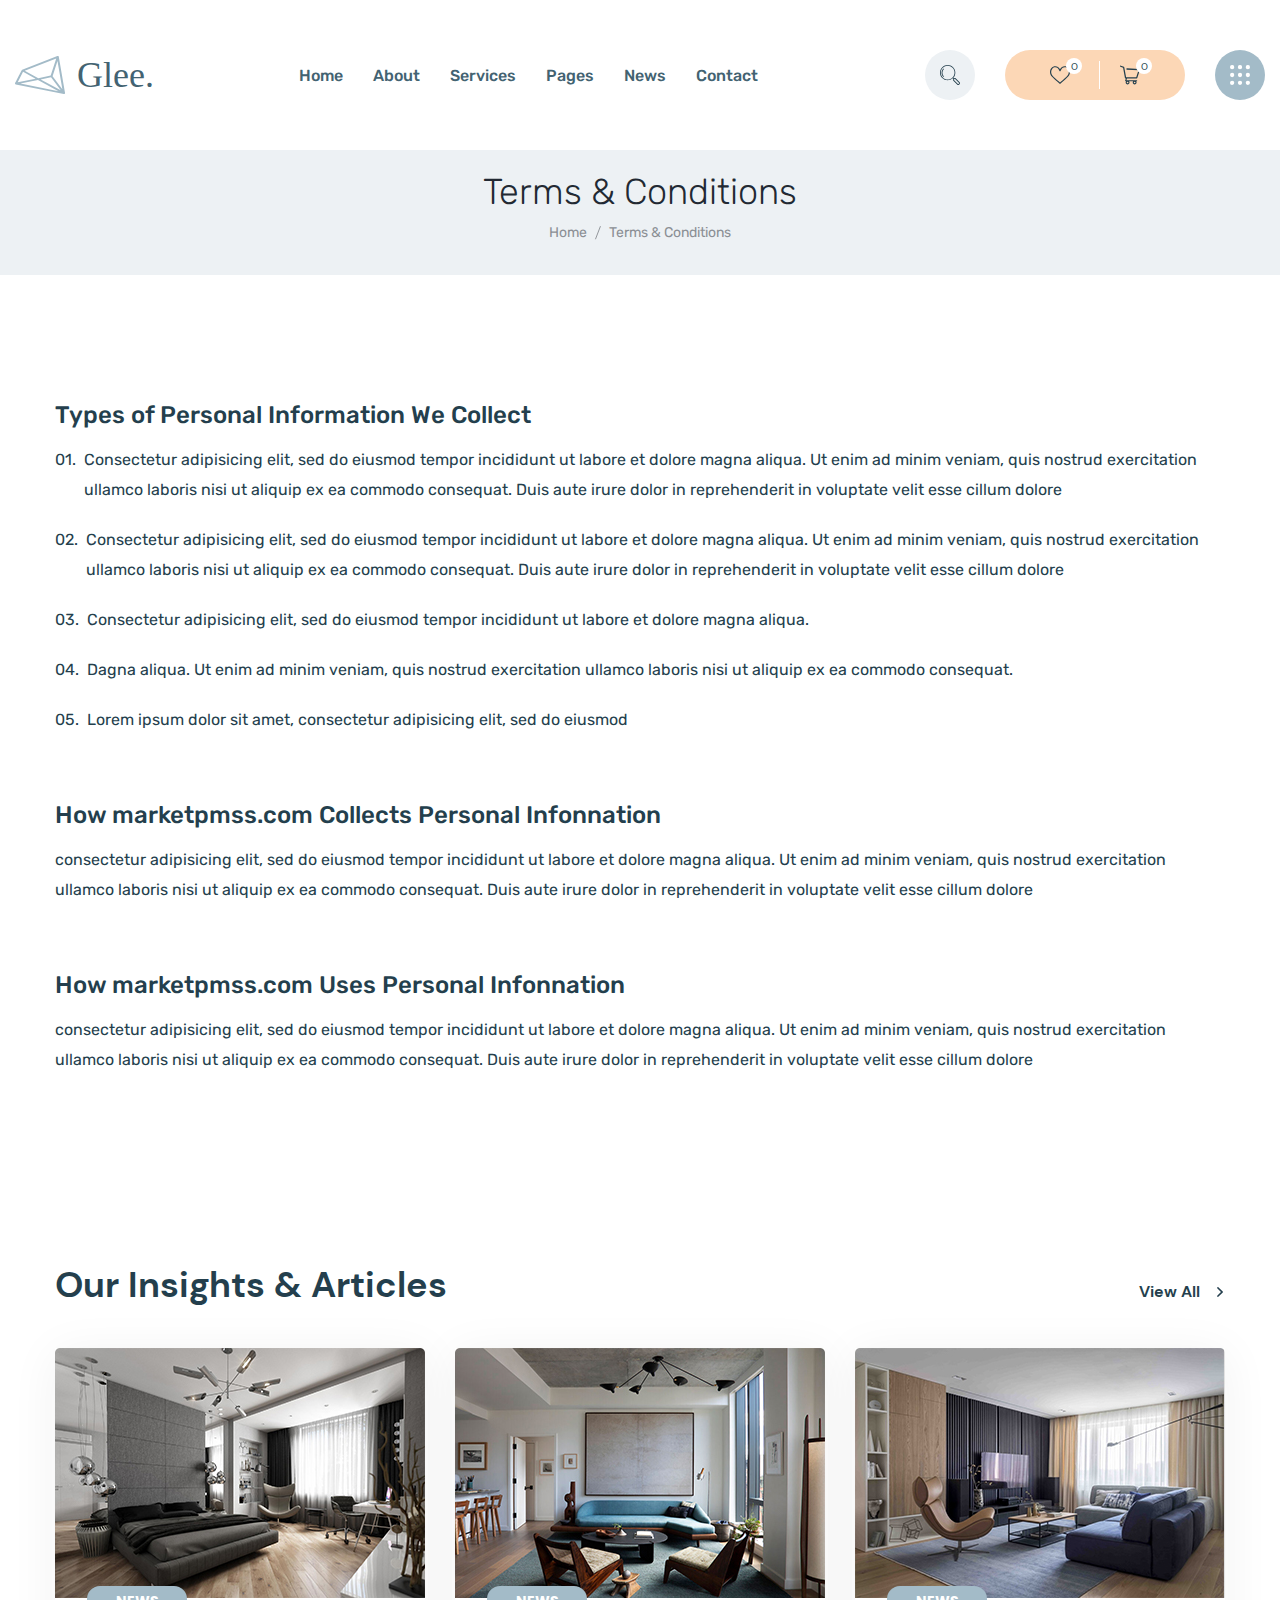
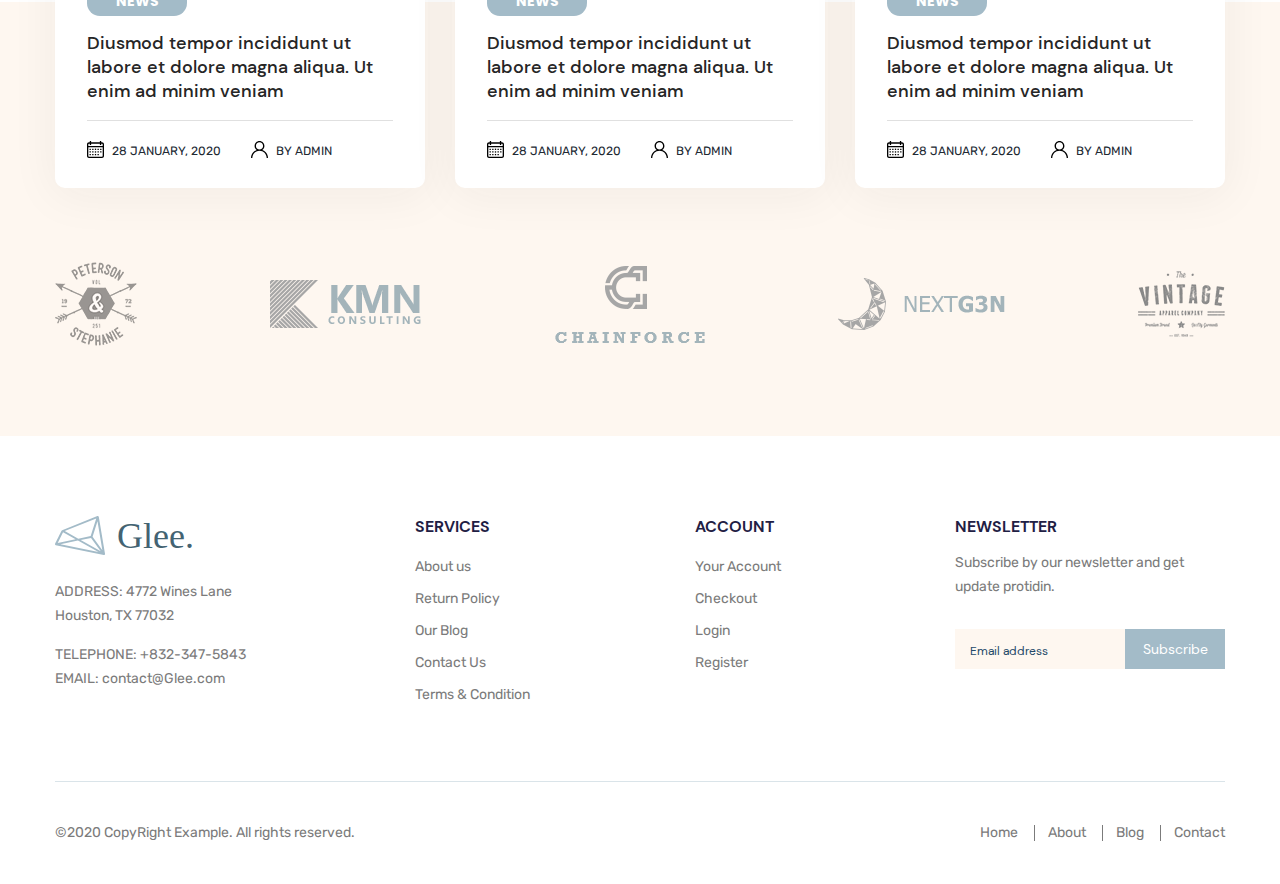
<file: term&conditionals.html>
<!DOCTYPE html>
<html lang="en">
<head>
    <meta charset="UTF-8">
    <meta http-equiv="X-UA-Compatible" content="IE=edge">
    <meta name="viewport" content="width=device-width, initial-scale=1.0">
    <title>Glee</title>
    <link rel="stylesheet" href="css/style.min.css">
</head>
<body>
    <header class="header">
        <div class="container--big">
            <div class="header__inner">
                <a class="logo" href="#">
                    <img class="logo-img" src="images/logo.svg" alt="logo img">
                </a>
                <nav class="menu">
                    <button class="menu__btn">
                        <span></span>
                    </button> 
                    <nav class="menu">
                        <ul class="menu__list">
                            <form class="menu-list__adapt-form" action="#">
                                <input class="menu-list__adapt-input" type="text" placeholder="Search...">
                                <button class="menu-list__adapt-btn" type="submit">
                                    <img class="user-nav__link-img" src="images/search.svg" alt="search-icon">
                                </button>
                            </form>
                            <li class="menu__list-item">
                                <a class="menu__list-link menu__list-link--active" href="./index.html">Home</a>
                            </li>
                            <li class="menu__list-item">
                                <a class="menu__list-link" href="./about-us.html">About</a>
                            </li>
                            <li class="menu__list-item">
                                <a class="menu__list-link" href="#Services">Services</a>
                            </li>
                            <li class="menu__list-item">
                                <a class="menu__list-link" href="#">Pages</a>
                            </li>
                            <li class="menu__list-item">
                                <a class="menu__list-link" href="./blog.html">News</a>
                            </li>
                            <li class="menu__list-item">
                                <a class="menu__list-link" href="./contact.html">Contact</a>
                            </li>
                            <li class="menu__list-item menu__list-item--adapt">
                                <a class="menu__list-link" href="#">Liked Ones</a>
                            </li>
                            <li class="menu__list-item menu__list-item--adapt">
                                <a class="menu__list-link" href="#">Cart</a>
                            </li>
                        </ul>
                    </nav>                                                 
                </nav>
                <div class="user-nav">
                    <a class="user-nav__link" href="#">
                        <div class="user-nav__search-item">
                            <img class="user-nav__link-img" src="images/search.svg" alt="search-icon">
                        </div>
                    </a>
                    <div class="user-nav__link user-nav__link--adapt" href="#">
                        <div class="user-nav__link-box">
                            <a class="user-nav__box-item user-nav__box-item--line" href="#">
                                <img class="user-nav__box-img" src="images/heart.svg" alt="heart-icon">
                                <span class="user-nav__box-num">0</span>
                            </a>
                            <a class="user-nav__box-item" href="#">
                                <img class="user-nav__box-img" src="images/cart.svg" alt="cart-icon">
                                <span class="user-nav__box-num">0</span>
                            </a>
                        </div>
                    </div>
                    <a class="user-nav__link" href="#">
                        <div class="user-nav__pattern-item">
                            <img class="user-nav__link-img" src="images/icons/point-menu.svg" alt="pattern-icon">
                        </div>
                    </a>
                </div>
            </div>
        </div>
    </header>
    <main class="main">
        
        <section class="breadcrums">
            <div class="container">
                <div class="breadcrums__inner">
                    <h2 class="breadcrums__title">
                        Terms & Conditions
                    </h2>
                    <ul class="breadcrums__list">
                        <li class="breadcrums__list-item">
                            <a class="breadcrums__list-link" href="index.html">Home</a>
                        </li>
                        <li class="breadcrums__list-item">
                            <a class="breadcrums__list-link" href="#">Terms & Conditions</a>
                        </li>
                    </ul>
                </div>
            </div>
        </section>

        <section class="conditions">
            <div class="container">
                <div class="conditions__inner">
                    <div class="personal-info">
                        <h3 class="conditions-title">
                        Types of Personal Information We Collect
                        </h3>
                        <div class="personal-info__items">
                            <div class="personal-info__item">
                                <span class="personal-info__item-num">01.</span>
                                <p class="conditions-text">
                                    Consectetur adipisicing elit, sed do eiusmod tempor incididunt ut labore et dolore magna aliqua. Ut enim ad minim veniam, quis nostrud exercitation ullamco laboris nisi ut aliquip ex ea commodo consequat. Duis aute irure dolor in reprehenderit in voluptate velit esse cillum dolore 
                                </p>
                            </div>
                            <div class="personal-info__item">
                                <span class="personal-info__item-num">02.</span>
                                <p class="conditions-text">
                                    Consectetur adipisicing elit, sed do eiusmod tempor incididunt ut labore et dolore magna aliqua. Ut enim ad minim veniam, quis nostrud exercitation ullamco laboris nisi ut aliquip ex ea commodo consequat. Duis aute irure dolor in reprehenderit in voluptate velit esse cillum dolore 
                                </p>
                            </div>
                            <div class="personal-info__item">
                                <span class="personal-info__item-num">03.</span>
                                <p class="conditions-text">
                                    Consectetur adipisicing elit, sed do eiusmod tempor incididunt ut labore et dolore magna aliqua. 
                                </p>
                            </div>
                            <div class="personal-info__item">
                                <span class="personal-info__item-num">04.</span>
                                <p class="conditions-text">
                                    Dagna aliqua. Ut enim ad minim veniam, quis nostrud exercitation ullamco laboris nisi ut aliquip ex ea commodo consequat. 
                                </p>
                            </div>
                            <div class="personal-info__item">
                                <span class="personal-info__item-num">05.</span>
                                <p class="conditions-text">
                                    Lorem ipsum dolor sit amet, consectetur adipisicing elit, sed do eiusmod  
                                </p>
                            </div>
                        </div>
                    </div>
                    <div class="collects">
                        <h3 class="conditions-title">
                            How marketpmss.com Collects Personal Infonnation
                        </h3>
                        <p class="conditions-text">
                            consectetur adipisicing elit, sed do eiusmod tempor incididunt ut labore et dolore magna aliqua. Ut enim ad minim veniam, quis nostrud exercitation ullamco laboris nisi ut aliquip ex ea commodo consequat. Duis aute irure dolor in reprehenderit in voluptate velit esse cillum dolore 
                        </p>
                    </div> 
                    <div class="uses">
                        <h3 class="conditions-title">
                            How marketpmss.com Uses Personal Infonnation
                        </h3>
                        <p class="conditions-text">
                            consectetur adipisicing elit, sed do eiusmod tempor incididunt ut labore et dolore magna aliqua. Ut enim ad minim veniam, quis nostrud exercitation ullamco laboris nisi ut aliquip ex ea commodo consequat. Duis aute irure dolor in reprehenderit in voluptate velit esse cillum dolore 
                        </p>
                    </div>
                </div>
            </div>
        </section>
        <section class="insights">
            <div class="container">
                <div class="insights__inner">
                    <div class="insights__box">
                        <h2 class="title insights-title about-us__section-title">
                            Our Insights & Articles
                        </h2>
                        <a class="insights__link about-us__section-link" href="blog.html">View All</a>
                    </div>
                    <div class="insights__items">
                        <div class="insights__item">
                            <a class="insights__item-link" href="blog-details.html">
                                <img class="insights__item-img" src="images/content/blog/1.jpg" alt="design img">
                            </a>
                            <div class="insights__inner-wrapper">
                                <span class="insights__item-type">NEWS</span>
                                <a class="insights__item-link" href="blog-details.html">
                                    <p class="insights__item-text">
                                        Diusmod tempor incididunt ut labore et dolore magna aliqua. Ut enim ad minim veniam
                                    </p>
                                </a>
                                <div class="insights__item-box">
                                    <a class="insights__item-link" href="#">
                                        <p class="insights__item-date">
                                            28 JANUARY, 2020
                                        </p>
                                    </a>
                                    <a class="insights__item-link" href="#">
                                        <p class="insights__item-author">
                                            BY ADMIN
                                        </p>
                                    </a>
                                </div>
                            </div>
                        </div>
                        <div class="insights__item">
                            <a class="insights__item-link" href="blog-details.html">
                                <img class="insights__item-img" src="images/content/blog/2.jpg" alt="design img">
                            </a>
                            <div class="insights__inner-wrapper">
                                <span class="insights__item-type">NEWS</span>
                                <a class="insights__item-link" href="blog-details.html">
                                    <p class="insights__item-text">
                                        Diusmod tempor incididunt ut labore et dolore magna aliqua. Ut enim ad minim veniam
                                    </p>
                                </a>
                                <div class="insights__item-box">
                                    <a class="insights__item-link" href="#">
                                        <p class="insights__item-date">
                                            28 JANUARY, 2020
                                        </p>
                                    </a>
                                    <a class="insights__item-link" href="#">
                                        <p class="insights__item-author">
                                            BY ADMIN
                                        </p>
                                    </a>
                                </div>
                            </div>
                        </div>
                        <div class="insights__item">
                            <a class="insights__item-link" href="blog-details.html">
                                <img class="insights__item-img" src="images/content/blog/3.jpg" alt="design img">
                            </a>
                            <div class="insights__inner-wrapper">
                                <span class="insights__item-type">NEWS</span>
                                <a class="insights__item-link" href="blog-details.html">
                                    <p class="insights__item-text">
                                        Diusmod tempor incididunt ut labore et dolore magna aliqua. Ut enim ad minim veniam
                                    </p>
                                </a>
                                <div class="insights__item-box">
                                    <a class="insights__item-link" href="#">
                                        <p class="insights__item-date">
                                            28 JANUARY, 2020
                                        </p>
                                    </a>
                                    <a class="insights__item-link" href="#">
                                        <p class="insights__item-author">
                                            BY ADMIN
                                        </p>
                                    </a>
                                </div>
                            </div>
                        </div>
                    </div>
                </div>
            </div>
        </section>

        <div class="partners">
            <div class="container">
                <div class="partners__inner">
                    <img class="partners__img" src="images/content/blog/sponsors/1.png" alt="sponsors img">
                    <img class="partners__img" src="images/content/blog/sponsors/2.png" alt="sponsors img">
                    <img class="partners__img" src="images/content/blog/sponsors/3.png" alt="sponsors img">
                    <img class="partners__img" src="images/content/blog/sponsors/4.png" alt="sponsors img">
                    <img class="partners__img" src="images/content/blog/sponsors/5.png" alt="sponsors img">
                </div>
            </div>
        </div>
    </main>
    <footer class="footer">
        <div class="footer__top">
            <div class="container">
                <div class="footer__top-items">
                    <div class="footer__top-item">
                        <a class="logo" href="#">
                            <img class="logo-img" src="images/logo.svg" alt="logo img">
                        </a>
                        <address>
                            ADDRESS: 4772 Wines Lane Houston, TX 77032
                        </address>
                        <div class="footer__top-tel">
                            <span>Telephone:</span> 
                            <a class="footer__top-link" href="tel:8323475843">
                                +832-347-5843
                            </a>
                        </div>
                        <div class="footer__top-email">
                            <span>Email:</span> 
                            <a class="footer__top-link" href="mailto:contact@Glee.com">
                                contact@Glee.com
                            </a>
                        </div>  
                    </div>
                    <ul class="footer__top-list1 top-list">
                        <h4 class="top-list__title">
                            Services
                        </h4>
                        <li class="top-list__item">
                            <a class="top-list__link" href="./about-us.html">About us</a>
                        </li>
                        <li class="top-list__item">
                            <a class="top-list__link" href="#">Return Policy</a>
                        </li>
                        <li class="top-list__item">
                            <a class="top-list__link" href="./blog.html">Our Blog</a>
                        </li>
                        <li class="top-list__item">
                            <a class="top-list__link" href="./contact.html">Contact Us</a>
                        </li>
                        <li class="top-list__item">
                            <a class="top-list__link" href="./term&conditionals.html">Terms & Condition</a>
                        </li>
                    </ul>
                    <ul class="footer__top-list2 top-list">
                        <h4 class="top-list__title">
                            Account
                        </h4>
                        <li class="top-list__item">
                            <a class="top-list__link" href="#">Your Account</a>
                        </li>
                        <li class="top-list__item">
                            <a class="top-list__link" href="#">Checkout</a>
                        </li>
                        <li class="top-list__item">
                            <a class="top-list__link" href="./login.html">Login</a>
                        </li>
                        <li class="top-list__item">
                            <a class="top-list__link" href="#">Register</a>
                        </li>
                    </ul>
                    <div class="footer__top-news">
                        <h4 class="top-list__title">
                            newsletter
                        </h4>
                        <p class="footer-top__text">
                            Subscribe by our newsletter and get
                            update protidin.
                        </p>
                        <form class="footer-top__form" action="#">
                            <input class="footer-top__input" type="text" placeholder="Email address">
                            <button class="footer-top__btn" type="submit">Subscribe</button>
                        </form>
                    </div>
                </div>
            </div>
        </div>
        <div class="footer__bottom">
            <div class="container">
                <div class="footer__bottom-inner">
                    <p class="footer__bottom-text">
                        ©2020 CopyRight Example. All rights reserved. 
                    </p>
                    <ul class="footer__bottom-list">
                        <li class="footer__bottom-item">
                            <a class="footer__bottom-link" href="./index.html">Home</a>
                        </li>
                        <li class="footer__bottom-item">
                            <a class="footer__bottom-link" href="./about-us.html">About</a>
                        </li>
                        <li class="footer__bottom-item">
                            <a class="footer__bottom-link" href="./blog.html">Blog</a>
                        </li>
                        <li class="footer__bottom-item">
                            <a class="footer__bottom-link" href="./contact.html">Contact</a>
                        </li>
                    </ul>
                </div>
            </div>
        </div>
    </footer>
    


    <script src="js/main.min.js"></script>
</body>
</html>
</file>
<file: css/style.min.css>
.top-list__title,.trigger__item-title,.title,.filter__button,.products-item__price,.banners__item-title,.design__block-title,.design__block-type,.insights__link,.filters__item-title,.about-us__section-title,.about-title,.about__item-text,.member__name,.contact__title,.contact__item-title,.blog-article__btn,.related-products__title{font-family:'DMSans-Bold', sans-serif;font-weight:700}body,.products-item__title,.insights__item-text{font-family:'DMSans-Medium', sans-serif;font-weight:500}.footer-top__input::-webkit-input-placeholder{font-family:'DMSans-Regular', sans-serif;font-weight:400}.footer-top__input::-moz-placeholder{font-family:'DMSans-Regular', sans-serif;font-weight:400}.footer-top__input:-ms-input-placeholder{font-family:'DMSans-Regular', sans-serif;font-weight:400}.footer-top__input::-ms-input-placeholder{font-family:'DMSans-Regular', sans-serif;font-weight:400}.user-nav__box-num,.footer-top__input::placeholder,.footer-top__btn,.trigger__item-text{font-family:'DMSans-Regular', sans-serif;font-weight:400}.insights__item-type,.contact__subtitle{font-family:'Poppins-Bold', sans-serif;font-weight:700}.about__team-btn,.contact__form-btn{font-family:'Poppins-SemiBold', sans-serif;font-weight:600}.menu__list-link,.offer-title,.offer-btn,.slick-dots button,.banners__item-btn,.login-form__btn,.register-btn,.blog-article__subtitle,.article-title,.author__name,.conditions-title,.product-details__top-item{font-family:'Rubik-Medium', sans-serif;font-weight:500}.contact__form-input::-webkit-input-placeholder, .contact__form-textarea::-webkit-input-placeholder, .blog-details__form-input::-webkit-input-placeholder, .blog-details__form-textarea::-webkit-input-placeholder{font-family:'Rubik-Regular', sans-serif;font-weight:400}.contact__form-input::-moz-placeholder, .contact__form-textarea::-moz-placeholder, .blog-details__form-input::-moz-placeholder, .blog-details__form-textarea::-moz-placeholder{font-family:'Rubik-Regular', sans-serif;font-weight:400}.contact__form-input:-ms-input-placeholder, .contact__form-textarea:-ms-input-placeholder, .blog-details__form-input:-ms-input-placeholder, .blog-details__form-textarea:-ms-input-placeholder{font-family:'Rubik-Regular', sans-serif;font-weight:400}.contact__form-input::-ms-input-placeholder, .contact__form-textarea::-ms-input-placeholder, .blog-details__form-input::-ms-input-placeholder, .blog-details__form-textarea::-ms-input-placeholder{font-family:'Rubik-Regular', sans-serif;font-weight:400}.breadcrums__list-link,.footer address,.footer__top-tel,.footer__top-email,.footer-top__text,.footer__bottom-text,.footer__bottom-link,.top-list__link,.offer-text,.banners__item-text,.insights__item-date,.insights__item-author,.filters-category__checkbox,.filters-price__from,.filters-price__to,.filters-price span,.filters-brand__brand,.filters-brand__num,.recent-products__item-title,.recent-products__item-price,.products-item.cataloge-item__list .products-item__title,.products-item.cataloge-item__list .products-item__price-list,.products-item.cataloge-item__list .products-item__text,.products-item.cataloge-item__list .products-item__btn,.pagination__list-link,.login-form__text,.login-box__text,.login-form__link,.register-link,.about__content-elemet,.about__content-text,.about__team-text,.member__vocation,.contact address,.contact__item-link,.contact span,.contact__form-input::placeholder,.contact__form-textarea::placeholder,.blog-article__date,.blog-article__author,.blog-article__title,.blog-article__text,.blog-article__blockquote,.author__vocation,.author__element-title,.author__element-category,.comments__author-date,.comments__author-text,.comments__author-btn,.blog-details__form-input::placeholder,.blog-details__form-textarea::placeholder,.blog-details__form-btn,.conditions-text,.personal-info__item-num,.product-details__title,.product-details__price,.product-details__text,.product-details__btn,.product-details__item,.product-details__content-text,.jq-number__field input{font-family:'Rubik-Regular', sans-serif;font-weight:400}.breadcrums__title{font-family:'Rubik-Light', sans-serif;font-weight:300}.about__content-num,.section-title,.comments__author-name{font-family:'Rubik-Bold', sans-serif;font-weight:700}@font-face{font-family:'DMSans-Bold';src:local("DMSans-Bold"),url("../fonts/DMSans-Bold.woff2") format("woff2"),url("../fonts/DMSans-Bold.woff") format("woff");font-weight:700;font-style:normal;font-display:swap}@font-face{font-family:'DMSans-Medium';src:local("DMSans-Medium"),url("../fonts/DMSans-Medium.woff2") format("woff2"),url("../fonts/DMSans-Medium.woff") format("woff");font-weight:500;font-style:normal;font-display:swap}@font-face{font-family:'DMSans-Regular';src:local("DMSans-Regular"),url("../fonts/DMSans-Regular.woff2") format("woff2"),url("../fonts/DMSans-Regular.woff") format("woff");font-weight:400;font-style:normal;font-display:swap}@font-face{font-family:'Poppins-Bold';src:local("Poppins-Bold"),url("../fonts/Poppins-Bold.woff2") format("woff2"),url("../fonts/Poppins-Bold.woff") format("woff");font-weight:700;font-style:normal;font-display:swap}@font-face{font-family:'Rubik-Medium';src:local("Rubik-Medium"),url("../fonts/Rubik-Medium.woff2") format("woff2"),url("../fonts/Rubik-Medium.woff") format("woff");font-weight:500;font-style:normal;font-display:swap}@font-face{font-family:'Rubik-Regular';src:local("Rubik-Regular"),url("../fonts/Rubik-Regular.woff2") format("woff2"),url("../fonts/Rubik-Regular.woff") format("woff");font-weight:400;font-style:normal;font-display:swap}@font-face{font-family:'Rubik-Light';src:local("Rubik-Light"),url("../fonts/Rubik-Light.woff2") format("woff2"),url("../fonts/Rubik-Light.woff") format("woff");font-weight:300;font-style:normal;font-display:swap}@font-face{font-family:'Rubik-Bold';src:local("Rubik-Bold"),url("../fonts/Rubik-Bold.woff2") format("woff2"),url("../fonts/Rubik-Bold.woff") format("woff");font-weight:700;font-style:normal;font-display:swap}@font-face{font-family:'Poppins-SemiBold';src:local("Poppins-SemiBold"),url("../fonts/Poppins-SemiBold.woff2") format("woff2"),url("../fonts/Poppins-SemiBold.woff") format("woff");font-weight:600;font-style:normal;font-display:swap}html{-webkit-box-sizing:border-box;box-sizing:border-box}*,*::after,*::before{-webkit-box-sizing:inherit;box-sizing:inherit}ul,ol{padding:0}body,h1,h2,h3,h4,h5,h6,p,ul,ol,li,figure,figcaption,blockquote,dl,dd{margin:0}ul[class]{list-style:none}img{max-width:100%;display:block}input,button,textarea,select{font:inherit}a{text-decoration:none}.slick-slider{position:relative;display:block;-webkit-box-sizing:border-box;box-sizing:border-box;-webkit-touch-callout:none;-webkit-user-select:none;-moz-user-select:none;-ms-user-select:none;user-select:none;-ms-touch-action:pan-y;touch-action:pan-y;-webkit-tap-highlight-color:transparent}.slick-list{position:relative;overflow:hidden;display:block;margin:0;padding:0}.slick-list:focus{outline:none}.slick-list.dragging{cursor:pointer;cursor:hand}.slick-slider .slick-track,.slick-slider .slick-list{-webkit-transform:translate3d(0, 0, 0);-ms-transform:translate3d(0, 0, 0);transform:translate3d(0, 0, 0)}.slick-track{position:relative;left:0;top:0;display:block;margin-left:auto;margin-right:auto}.slick-track:before,.slick-track:after{content:"";display:table}.slick-track:after{clear:both}.slick-loading .slick-track{visibility:hidden}.slick-slide{float:left;height:100%;min-height:1px;display:none}[dir="rtl"] .slick-slide{float:right}.slick-slide img{display:block}.slick-slide.slick-loading img{display:none}.slick-slide.dragging img{pointer-events:none}.slick-initialized .slick-slide{display:block}.slick-loading .slick-slide{visibility:hidden}.slick-vertical .slick-slide{display:block;height:auto;border:1px solid transparent}.slick-arrow.slick-hidden{display:none}body.compensate-for-scrollbar{overflow:hidden}.fancybox-active{height:auto}.fancybox-is-hidden{left:-9999px;margin:0;position:absolute !important;top:-9999px;visibility:hidden}.fancybox-container{-webkit-backface-visibility:hidden;height:100%;left:0;outline:none;position:fixed;-webkit-tap-highlight-color:transparent;top:0;-ms-touch-action:manipulation;touch-action:manipulation;-webkit-transform:translateZ(0);transform:translateZ(0);width:100%;z-index:99992}.fancybox-container *{-webkit-box-sizing:border-box;box-sizing:border-box}.fancybox-outer,.fancybox-inner,.fancybox-bg,.fancybox-stage{bottom:0;left:0;position:absolute;right:0;top:0}.fancybox-outer{-webkit-overflow-scrolling:touch;overflow-y:auto}.fancybox-bg{background:#1e1e1e;opacity:0;-webkit-transition-duration:inherit;-o-transition-duration:inherit;transition-duration:inherit;-webkit-transition-property:opacity;-o-transition-property:opacity;transition-property:opacity;-webkit-transition-timing-function:cubic-bezier(0.47, 0, 0.74, 0.71);-o-transition-timing-function:cubic-bezier(0.47, 0, 0.74, 0.71);transition-timing-function:cubic-bezier(0.47, 0, 0.74, 0.71)}.fancybox-is-open .fancybox-bg{opacity:.9;-webkit-transition-timing-function:cubic-bezier(0.22, 0.61, 0.36, 1);-o-transition-timing-function:cubic-bezier(0.22, 0.61, 0.36, 1);transition-timing-function:cubic-bezier(0.22, 0.61, 0.36, 1)}.fancybox-infobar,.fancybox-toolbar,.fancybox-caption,.fancybox-navigation .fancybox-button{direction:ltr;opacity:0;position:absolute;-webkit-transition:opacity .25s ease, visibility 0s ease .25s;-o-transition:opacity .25s ease, visibility 0s ease .25s;transition:opacity .25s ease, visibility 0s ease .25s;visibility:hidden;z-index:99997}.fancybox-show-infobar .fancybox-infobar,.fancybox-show-toolbar .fancybox-toolbar,.fancybox-show-caption .fancybox-caption,.fancybox-show-nav .fancybox-navigation .fancybox-button{opacity:1;-webkit-transition:opacity .25s ease 0s, visibility 0s ease 0s;-o-transition:opacity .25s ease 0s, visibility 0s ease 0s;transition:opacity .25s ease 0s, visibility 0s ease 0s;visibility:visible}.fancybox-infobar{color:#ccc;font-size:13px;-webkit-font-smoothing:subpixel-antialiased;height:44px;left:0;line-height:44px;min-width:44px;mix-blend-mode:difference;padding:0 10px;pointer-events:none;top:0;-webkit-touch-callout:none;-webkit-user-select:none;-moz-user-select:none;-ms-user-select:none;user-select:none}.fancybox-toolbar{right:0;top:0}.fancybox-stage{direction:ltr;overflow:visible;-webkit-transform:translateZ(0);transform:translateZ(0);z-index:99994}.fancybox-is-open .fancybox-stage{overflow:hidden}.fancybox-slide{-webkit-backface-visibility:hidden;display:none;height:100%;left:0;outline:none;overflow:auto;-webkit-overflow-scrolling:touch;padding:44px;position:absolute;text-align:center;top:0;-webkit-transition-property:opacity, -webkit-transform;transition-property:opacity, -webkit-transform;-o-transition-property:transform, opacity;transition-property:transform, opacity;transition-property:transform, opacity, -webkit-transform;white-space:normal;width:100%;z-index:99994}.fancybox-slide::before{content:'';display:inline-block;font-size:0;height:100%;vertical-align:middle;width:0}.fancybox-is-sliding .fancybox-slide,.fancybox-slide--previous,.fancybox-slide--current,.fancybox-slide--next{display:block}.fancybox-slide--image{overflow:hidden;padding:44px 0}.fancybox-slide--image::before{display:none}.fancybox-slide--html{padding:6px}.fancybox-content{background:#fff;display:inline-block;margin:0;max-width:100%;overflow:auto;-webkit-overflow-scrolling:touch;padding:44px;position:relative;text-align:left;vertical-align:middle}.fancybox-slide--image .fancybox-content{-webkit-animation-timing-function:cubic-bezier(0.5, 0, 0.14, 1);animation-timing-function:cubic-bezier(0.5, 0, 0.14, 1);-webkit-backface-visibility:hidden;background:transparent;background-repeat:no-repeat;background-size:100% 100%;left:0;max-width:none;overflow:visible;padding:0;position:absolute;top:0;-ms-transform-origin:top left;-webkit-transform-origin:top left;transform-origin:top left;-webkit-transition-property:opacity, -webkit-transform;transition-property:opacity, -webkit-transform;-o-transition-property:transform, opacity;transition-property:transform, opacity;transition-property:transform, opacity, -webkit-transform;-webkit-user-select:none;-moz-user-select:none;-ms-user-select:none;user-select:none;z-index:99995}.fancybox-can-zoomOut .fancybox-content{cursor:-webkit-zoom-out;cursor:zoom-out}.fancybox-can-zoomIn .fancybox-content{cursor:-webkit-zoom-in;cursor:zoom-in}.fancybox-can-swipe .fancybox-content,.fancybox-can-pan .fancybox-content{cursor:-webkit-grab;cursor:grab}.fancybox-is-grabbing .fancybox-content{cursor:-webkit-grabbing;cursor:grabbing}.fancybox-container [data-selectable='true']{cursor:text}.fancybox-image,.fancybox-spaceball{background:transparent;border:0;height:100%;left:0;margin:0;max-height:none;max-width:none;padding:0;position:absolute;top:0;-webkit-user-select:none;-moz-user-select:none;-ms-user-select:none;user-select:none;width:100%}.fancybox-spaceball{z-index:1}.fancybox-slide--video .fancybox-content,.fancybox-slide--map .fancybox-content,.fancybox-slide--pdf .fancybox-content,.fancybox-slide--iframe .fancybox-content{height:100%;overflow:visible;padding:0;width:100%}.fancybox-slide--video .fancybox-content{background:#000}.fancybox-slide--map .fancybox-content{background:#e5e3df}.fancybox-slide--iframe .fancybox-content{background:#fff}.fancybox-video,.fancybox-iframe{background:transparent;border:0;display:block;height:100%;margin:0;overflow:hidden;padding:0;width:100%}.fancybox-iframe{left:0;position:absolute;top:0}.fancybox-error{background:#fff;cursor:default;max-width:400px;padding:40px;width:100%}.fancybox-error p{color:#444;font-size:16px;line-height:20px;margin:0;padding:0}.fancybox-button{background:rgba(30,30,30,0.6);border:0;border-radius:0;-webkit-box-shadow:none;box-shadow:none;cursor:pointer;display:inline-block;height:44px;margin:0;padding:10px;position:relative;-webkit-transition:color .2s;-o-transition:color .2s;transition:color .2s;vertical-align:top;visibility:inherit;width:44px}.fancybox-button,.fancybox-button:visited,.fancybox-button:link{color:#ccc}.fancybox-button:hover{color:#fff}.fancybox-button:focus{outline:none}.fancybox-button.fancybox-focus{outline:1px dotted}.fancybox-button[disabled],.fancybox-button[disabled]:hover{color:#888;cursor:default;outline:none}.fancybox-button div{height:100%}.fancybox-button svg{display:block;height:100%;overflow:visible;position:relative;width:100%}.fancybox-button svg path{fill:currentColor;stroke-width:0}.fancybox-button--play svg:nth-child(2),.fancybox-button--fsenter svg:nth-child(2){display:none}.fancybox-button--pause svg:nth-child(1),.fancybox-button--fsexit svg:nth-child(1){display:none}.fancybox-progress{background:#ff5268;height:2px;left:0;position:absolute;right:0;top:0;-ms-transform:scaleX(0);-webkit-transform:scaleX(0);transform:scaleX(0);-ms-transform-origin:0;-webkit-transform-origin:0;transform-origin:0;-webkit-transition-property:-webkit-transform;transition-property:-webkit-transform;-o-transition-property:transform;transition-property:transform;transition-property:transform, -webkit-transform;-webkit-transition-timing-function:linear;-o-transition-timing-function:linear;transition-timing-function:linear;z-index:99998}.fancybox-close-small{background:transparent;border:0;border-radius:0;color:#ccc;cursor:pointer;opacity:.8;padding:8px;position:absolute;right:-12px;top:-44px;z-index:401}.fancybox-close-small:hover{color:#fff;opacity:1}.fancybox-slide--html .fancybox-close-small{color:currentColor;padding:10px;right:0;top:0}.fancybox-slide--image.fancybox-is-scaling .fancybox-content{overflow:hidden}.fancybox-is-scaling .fancybox-close-small,.fancybox-is-zoomable.fancybox-can-pan .fancybox-close-small{display:none}.fancybox-navigation .fancybox-button{background-clip:content-box;height:100px;opacity:0;position:absolute;top:calc(50% - 50px);width:70px}.fancybox-navigation .fancybox-button div{padding:7px}.fancybox-navigation .fancybox-button--arrow_left{left:0;left:env(safe-area-inset-left);padding:31px 26px 31px 6px}.fancybox-navigation .fancybox-button--arrow_right{padding:31px 6px 31px 26px;right:0;right:env(safe-area-inset-right)}.fancybox-caption{background:-webkit-gradient(linear, left bottom, left top, from(rgba(0,0,0,0.85)), color-stop(50%, rgba(0,0,0,0.3)), color-stop(65%, rgba(0,0,0,0.15)), color-stop(75.5%, rgba(0,0,0,0.075)), color-stop(82.85%, rgba(0,0,0,0.037)), color-stop(88%, rgba(0,0,0,0.019)), to(rgba(0,0,0,0)));background:-o-linear-gradient(bottom, rgba(0,0,0,0.85) 0%, rgba(0,0,0,0.3) 50%, rgba(0,0,0,0.15) 65%, rgba(0,0,0,0.075) 75.5%, rgba(0,0,0,0.037) 82.85%, rgba(0,0,0,0.019) 88%, rgba(0,0,0,0) 100%);background:linear-gradient(to top, rgba(0,0,0,0.85) 0%, rgba(0,0,0,0.3) 50%, rgba(0,0,0,0.15) 65%, rgba(0,0,0,0.075) 75.5%, rgba(0,0,0,0.037) 82.85%, rgba(0,0,0,0.019) 88%, rgba(0,0,0,0) 100%);bottom:0;color:#eee;font-size:14px;font-weight:400;left:0;line-height:1.5;padding:75px 44px 25px 44px;pointer-events:none;right:0;text-align:center;z-index:99996}@supports (padding: max(0px)){.fancybox-caption{padding:75px max(44px,env(safe-area-inset-right)) max(25px,env(safe-area-inset-bottom)) max(44px,env(safe-area-inset-left))}}.fancybox-caption--separate{margin-top:-50px}.fancybox-caption__body{max-height:50vh;overflow:auto;pointer-events:all}.fancybox-caption a,.fancybox-caption a:link,.fancybox-caption a:visited{color:#ccc;text-decoration:none}.fancybox-caption a:hover{color:#fff;text-decoration:underline}.fancybox-loading{-webkit-animation:fancybox-rotate 1s linear infinite;animation:fancybox-rotate 1s linear infinite;background:transparent;border:4px solid #888;border-bottom-color:#fff;border-radius:50%;height:50px;left:50%;margin:-25px 0 0 -25px;opacity:.7;padding:0;position:absolute;top:50%;width:50px;z-index:99999}@-webkit-keyframes fancybox-rotate{100%{-webkit-transform:rotate(360deg);transform:rotate(360deg)}}@keyframes fancybox-rotate{100%{-webkit-transform:rotate(360deg);transform:rotate(360deg)}}.fancybox-animated{-webkit-transition-timing-function:cubic-bezier(0, 0, 0.25, 1);-o-transition-timing-function:cubic-bezier(0, 0, 0.25, 1);transition-timing-function:cubic-bezier(0, 0, 0.25, 1)}.fancybox-fx-slide.fancybox-slide--previous{opacity:0;-webkit-transform:translate3d(-100%, 0, 0);transform:translate3d(-100%, 0, 0)}.fancybox-fx-slide.fancybox-slide--next{opacity:0;-webkit-transform:translate3d(100%, 0, 0);transform:translate3d(100%, 0, 0)}.fancybox-fx-slide.fancybox-slide--current{opacity:1;-webkit-transform:translate3d(0, 0, 0);transform:translate3d(0, 0, 0)}.fancybox-fx-fade.fancybox-slide--previous,.fancybox-fx-fade.fancybox-slide--next{opacity:0;-webkit-transition-timing-function:cubic-bezier(0.19, 1, 0.22, 1);-o-transition-timing-function:cubic-bezier(0.19, 1, 0.22, 1);transition-timing-function:cubic-bezier(0.19, 1, 0.22, 1)}.fancybox-fx-fade.fancybox-slide--current{opacity:1}.fancybox-fx-zoom-in-out.fancybox-slide--previous{opacity:0;-webkit-transform:scale3d(1.5, 1.5, 1.5);transform:scale3d(1.5, 1.5, 1.5)}.fancybox-fx-zoom-in-out.fancybox-slide--next{opacity:0;-webkit-transform:scale3d(0.5, 0.5, 0.5);transform:scale3d(0.5, 0.5, 0.5)}.fancybox-fx-zoom-in-out.fancybox-slide--current{opacity:1;-webkit-transform:scale3d(1, 1, 1);transform:scale3d(1, 1, 1)}.fancybox-fx-rotate.fancybox-slide--previous{opacity:0;-ms-transform:rotate(-360deg);-webkit-transform:rotate(-360deg);transform:rotate(-360deg)}.fancybox-fx-rotate.fancybox-slide--next{opacity:0;-ms-transform:rotate(360deg);-webkit-transform:rotate(360deg);transform:rotate(360deg)}.fancybox-fx-rotate.fancybox-slide--current{opacity:1;-ms-transform:rotate(0deg);-webkit-transform:rotate(0deg);transform:rotate(0deg)}.fancybox-fx-circular.fancybox-slide--previous{opacity:0;-webkit-transform:scale3d(0, 0, 0) translate3d(-100%, 0, 0);transform:scale3d(0, 0, 0) translate3d(-100%, 0, 0)}.fancybox-fx-circular.fancybox-slide--next{opacity:0;-webkit-transform:scale3d(0, 0, 0) translate3d(100%, 0, 0);transform:scale3d(0, 0, 0) translate3d(100%, 0, 0)}.fancybox-fx-circular.fancybox-slide--current{opacity:1;-webkit-transform:scale3d(1, 1, 1) translate3d(0, 0, 0);transform:scale3d(1, 1, 1) translate3d(0, 0, 0)}.fancybox-fx-tube.fancybox-slide--previous{-webkit-transform:translate3d(-100%, 0, 0) scale(0.1) skew(-10deg);transform:translate3d(-100%, 0, 0) scale(0.1) skew(-10deg)}.fancybox-fx-tube.fancybox-slide--next{-webkit-transform:translate3d(100%, 0, 0) scale(0.1) skew(10deg);transform:translate3d(100%, 0, 0) scale(0.1) skew(10deg)}.fancybox-fx-tube.fancybox-slide--current{-webkit-transform:translate3d(0, 0, 0) scale(1);transform:translate3d(0, 0, 0) scale(1)}@media all and (max-height: 576px){.fancybox-slide{padding-left:6px;padding-right:6px}.fancybox-slide--image{padding:6px 0}.fancybox-close-small{right:-6px}.fancybox-slide--image .fancybox-close-small{background:#4e4e4e;color:#f2f4f6;height:36px;opacity:1;padding:6px;right:0;top:0;width:36px}.fancybox-caption{padding-left:12px;padding-right:12px}@supports (padding: max(0px)){.fancybox-caption{padding-left:max(12px,env(safe-area-inset-left));padding-right:max(12px,env(safe-area-inset-right))}}}.fancybox-share{background:#f4f4f4;border-radius:3px;max-width:90%;padding:30px;text-align:center}.fancybox-share h1{color:#222;font-size:35px;font-weight:700;margin:0 0 20px 0}.fancybox-share p{margin:0;padding:0}.fancybox-share__button{border:0;border-radius:3px;display:inline-block;font-size:14px;font-weight:700;line-height:40px;margin:0 5px 10px 5px;min-width:130px;padding:0 15px;text-decoration:none;-webkit-transition:all .2s;-o-transition:all .2s;transition:all .2s;-webkit-user-select:none;-moz-user-select:none;-ms-user-select:none;user-select:none;white-space:nowrap}.fancybox-share__button:visited,.fancybox-share__button:link{color:#fff}.fancybox-share__button:hover{text-decoration:none}.fancybox-share__button--fb{background:#3b5998}.fancybox-share__button--fb:hover{background:#344e86}.fancybox-share__button--pt{background:#bd081d}.fancybox-share__button--pt:hover{background:#aa0719}.fancybox-share__button--tw{background:#1da1f2}.fancybox-share__button--tw:hover{background:#0d95e8}.fancybox-share__button svg{height:25px;margin-right:7px;position:relative;top:-1px;vertical-align:middle;width:25px}.fancybox-share__button svg path{fill:#fff}.fancybox-share__input{background:transparent;border:0;border-bottom:1px solid #d7d7d7;border-radius:0;color:#5d5b5b;font-size:14px;margin:10px 0 0 0;outline:none;padding:10px 15px;width:100%}.fancybox-thumbs{background:#ddd;bottom:0;display:none;margin:0;-webkit-overflow-scrolling:touch;-ms-overflow-style:-ms-autohiding-scrollbar;padding:2px 2px 4px 2px;position:absolute;right:0;-webkit-tap-highlight-color:rgba(0,0,0,0);top:0;width:212px;z-index:99995}.fancybox-thumbs-x{overflow-x:auto;overflow-y:hidden}.fancybox-show-thumbs .fancybox-thumbs{display:block}.fancybox-show-thumbs .fancybox-inner{right:212px}.fancybox-thumbs__list{font-size:0;height:100%;list-style:none;margin:0;overflow-x:hidden;overflow-y:auto;padding:0;position:absolute;position:relative;white-space:nowrap;width:100%}.fancybox-thumbs-x .fancybox-thumbs__list{overflow:hidden}.fancybox-thumbs-y .fancybox-thumbs__list::-webkit-scrollbar{width:7px}.fancybox-thumbs-y .fancybox-thumbs__list::-webkit-scrollbar-track{background:#fff;border-radius:10px;-webkit-box-shadow:inset 0 0 6px rgba(0,0,0,0.3);box-shadow:inset 0 0 6px rgba(0,0,0,0.3)}.fancybox-thumbs-y .fancybox-thumbs__list::-webkit-scrollbar-thumb{background:#2a2a2a;border-radius:10px}.fancybox-thumbs__list a{-webkit-backface-visibility:hidden;backface-visibility:hidden;background-color:rgba(0,0,0,0.1);background-position:center center;background-repeat:no-repeat;background-size:cover;cursor:pointer;float:left;height:75px;margin:2px;max-height:calc(100% - 8px);max-width:calc(50% - 4px);outline:none;overflow:hidden;padding:0;position:relative;-webkit-tap-highlight-color:transparent;width:100px}.fancybox-thumbs__list a::before{border:6px solid #ff5268;bottom:0;content:'';left:0;opacity:0;position:absolute;right:0;top:0;-webkit-transition:all 0.2s cubic-bezier(0.25, 0.46, 0.45, 0.94);-o-transition:all 0.2s cubic-bezier(0.25, 0.46, 0.45, 0.94);transition:all 0.2s cubic-bezier(0.25, 0.46, 0.45, 0.94);z-index:99991}.fancybox-thumbs__list a:focus::before{opacity:.5}.fancybox-thumbs__list a.fancybox-thumbs-active::before{opacity:1}@media all and (max-width: 576px){.fancybox-thumbs{width:110px}.fancybox-show-thumbs .fancybox-inner{right:110px}.fancybox-thumbs__list a{max-width:calc(100% - 10px)}}.irs{position:relative;display:block;-webkit-touch-callout:none;-webkit-user-select:none;-moz-user-select:none;-ms-user-select:none;user-select:none;font-size:12px;font-family:Arial, sans-serif}.irs-line{position:relative;display:block;overflow:hidden;outline:none !important}.irs-bar{position:absolute;display:block;left:0;width:0}.irs-shadow{position:absolute;display:none;left:0;width:0}.irs-handle{position:absolute;display:block;-webkit-box-sizing:border-box;box-sizing:border-box;cursor:default;z-index:1}.irs-handle.type_last{z-index:2}.irs-min,.irs-max{position:absolute;display:block;cursor:default}.irs-min{left:0}.irs-max{right:0}.irs-from,.irs-to,.irs-single{position:absolute;display:block;top:0;left:0;cursor:default;white-space:nowrap}.irs-grid{position:absolute;display:none;bottom:0;left:0;width:100%;height:20px}.irs-with-grid .irs-grid{display:block}.irs-grid-pol{position:absolute;top:0;left:0;width:1px;height:8px;background:#000}.irs-grid-pol.small{height:4px}.irs-grid-text{position:absolute;bottom:0;left:0;white-space:nowrap;text-align:center;font-size:9px;line-height:9px;padding:0 3px;color:#000}.irs-disable-mask{position:absolute;display:block;top:0;left:-1%;width:102%;height:100%;cursor:default;background:rgba(0,0,0,0);z-index:2}.lt-ie9 .irs-disable-mask{background:#000;filter:alpha(opacity=0);cursor:not-allowed}.irs-disabled{opacity:0.4}.irs-hidden-input{position:absolute !important;display:block !important;top:0 !important;left:0 !important;width:0 !important;height:0 !important;font-size:0 !important;line-height:0 !important;padding:0 !important;margin:0 !important;overflow:hidden;outline:none !important;z-index:-9999 !important;background:none !important;border-style:solid !important;border-color:transparent !important}.irs--flat{height:40px}.irs--flat.irs-with-grid{height:60px}.irs--flat .irs-line{top:25px;height:12px;background-color:#e1e4e9;border-radius:4px}.irs--flat .irs-bar{top:25px;height:12px;background-color:#ed5565}.irs--flat .irs-bar--single{border-radius:4px 0 0 4px}.irs--flat .irs-shadow{height:1px;bottom:16px;background-color:#e1e4e9}.irs--flat .irs-handle{top:22px;width:16px;height:18px;background-color:transparent}.irs--flat .irs-handle>i:first-child{position:absolute;display:block;top:0;left:50%;width:2px;height:100%;margin-left:-1px;background-color:#da4453}.irs--flat .irs-handle.state_hover>i:first-child,.irs--flat .irs-handle:hover>i:first-child{background-color:#a43540}.irs--flat .irs-min,.irs--flat .irs-max{top:0;padding:1px 3px;color:#999;font-size:10px;line-height:1.333;text-shadow:none;background-color:#e1e4e9;border-radius:4px}.irs--flat .irs-from,.irs--flat .irs-to,.irs--flat .irs-single{color:white;font-size:10px;line-height:1.333;text-shadow:none;padding:1px 5px;background-color:#ed5565;border-radius:4px}.irs--flat .irs-from:before,.irs--flat .irs-to:before,.irs--flat .irs-single:before{position:absolute;display:block;content:"";bottom:-6px;left:50%;width:0;height:0;margin-left:-3px;overflow:hidden;border:3px solid transparent;border-top-color:#ed5565}.irs--flat .irs-grid-pol{background-color:#e1e4e9}.irs--flat .irs-grid-text{color:#999}.irs--big{height:55px}.irs--big.irs-with-grid{height:70px}.irs--big .irs-line{top:33px;height:12px;background-color:white;background:-webkit-gradient(linear, left top, left bottom, color-stop(-50%, #ddd), color-stop(150%, white));background:-o-linear-gradient(top, #ddd -50%, white 150%);background:linear-gradient(to bottom, #ddd -50%, white 150%);border:1px solid #ccc;border-radius:12px}.irs--big .irs-bar{top:33px;height:12px;background-color:#92bce0;border:1px solid #428bca;background:-webkit-gradient(linear, left top, left bottom, from(#fff), color-stop(30%, #428bca), to(#b9d4ec));background:-o-linear-gradient(top, #fff 0%, #428bca 30%, #b9d4ec 100%);background:linear-gradient(to bottom, #fff 0%, #428bca 30%, #b9d4ec 100%);-webkit-box-shadow:inset 0 0 1px 1px rgba(255,255,255,0.5);box-shadow:inset 0 0 1px 1px rgba(255,255,255,0.5)}.irs--big .irs-bar--single{border-radius:12px 0 0 12px}.irs--big .irs-shadow{height:1px;bottom:16px;background-color:rgba(66,139,202,0.5)}.irs--big .irs-handle{top:25px;width:30px;height:30px;border:1px solid rgba(0,0,0,0.3);background-color:#cbcfd5;background:-webkit-gradient(linear, left top, left bottom, from(white), color-stop(30%, #B4B9BE), to(white));background:-o-linear-gradient(top, white 0%, #B4B9BE 30%, white 100%);background:linear-gradient(to bottom, white 0%, #B4B9BE 30%, white 100%);-webkit-box-shadow:1px 1px 2px rgba(0,0,0,0.2),inset 0 0 3px 1px white;box-shadow:1px 1px 2px rgba(0,0,0,0.2),inset 0 0 3px 1px white;border-radius:30px}.irs--big .irs-handle.state_hover,.irs--big .irs-handle:hover{border-color:rgba(0,0,0,0.45);background-color:#939ba7;background:-webkit-gradient(linear, left top, left bottom, from(white), color-stop(30%, #919BA5), to(white));background:-o-linear-gradient(top, white 0%, #919BA5 30%, white 100%);background:linear-gradient(to bottom, white 0%, #919BA5 30%, white 100%)}.irs--big .irs-min,.irs--big .irs-max{top:0;padding:1px 5px;color:white;text-shadow:none;background-color:#9f9f9f;border-radius:3px}.irs--big .irs-from,.irs--big .irs-to,.irs--big .irs-single{color:white;text-shadow:none;padding:1px 5px;background-color:#428bca;background:-webkit-gradient(linear, left top, left bottom, from(#428bca), to(#3071a9));background:-o-linear-gradient(top, #428bca 0%, #3071a9 100%);background:linear-gradient(to bottom, #428bca 0%, #3071a9 100%);border-radius:3px}.irs--big .irs-grid-pol{background-color:#428bca}.irs--big .irs-grid-text{color:#428bca}.irs--modern{height:55px}.irs--modern.irs-with-grid{height:55px}.irs--modern .irs-line{top:25px;height:5px;background-color:#d1d6e0;background:-webkit-gradient(linear, left top, left bottom, from(#e0e4ea), to(#d1d6e0));background:-o-linear-gradient(top, #e0e4ea 0%, #d1d6e0 100%);background:linear-gradient(to bottom, #e0e4ea 0%, #d1d6e0 100%);border:1px solid #a3adc1;border-bottom-width:0;border-radius:5px}.irs--modern .irs-bar{top:25px;height:5px;background:#20b426;background:-webkit-gradient(linear, left top, left bottom, from(#20b426), to(#18891d));background:-o-linear-gradient(top, #20b426 0%, #18891d 100%);background:linear-gradient(to bottom, #20b426 0%, #18891d 100%)}.irs--modern .irs-bar--single{border-radius:5px 0 0 5px}.irs--modern .irs-shadow{height:1px;bottom:21px;background-color:rgba(209,214,224,0.5)}.irs--modern .irs-handle{top:37px;width:12px;height:13px;border:1px solid #a3adc1;border-top-width:0;-webkit-box-shadow:1px 1px 1px rgba(0,0,0,0.1);box-shadow:1px 1px 1px rgba(0,0,0,0.1);border-radius:0 0 3px 3px}.irs--modern .irs-handle>i:nth-child(1){position:absolute;display:block;top:-4px;left:1px;width:6px;height:6px;border:1px solid #a3adc1;background:white;-webkit-transform:rotate(45deg);-ms-transform:rotate(45deg);transform:rotate(45deg)}.irs--modern .irs-handle>i:nth-child(2){position:absolute;display:block;-webkit-box-sizing:border-box;box-sizing:border-box;top:0;left:0;width:10px;height:12px;background:#e9e6e6;background:-webkit-gradient(linear, left top, left bottom, from(white), to(#e9e6e6));background:-o-linear-gradient(top, white 0%, #e9e6e6 100%);background:linear-gradient(to bottom, white 0%, #e9e6e6 100%);border-radius:0 0 3px 3px}.irs--modern .irs-handle>i:nth-child(3){position:absolute;display:block;-webkit-box-sizing:border-box;box-sizing:border-box;top:3px;left:3px;width:4px;height:5px;border-left:1px solid #a3adc1;border-right:1px solid #a3adc1}.irs--modern .irs-handle.state_hover,.irs--modern .irs-handle:hover{border-color:#7685a2;background:#c3c7cd;background:-webkit-gradient(linear, left top, left bottom, from(#fff), color-stop(30%, #919ba5), to(#fff));background:-o-linear-gradient(top, #fff 0%, #919ba5 30%, #fff 100%);background:linear-gradient(to bottom, #fff 0%, #919ba5 30%, #fff 100%)}.irs--modern .irs-handle.state_hover>i:nth-child(1),.irs--modern .irs-handle:hover>i:nth-child(1){border-color:#7685a2}.irs--modern .irs-handle.state_hover>i:nth-child(3),.irs--modern .irs-handle:hover>i:nth-child(3){border-color:#48536a}.irs--modern .irs-min,.irs--modern .irs-max{top:0;font-size:10px;line-height:1.333;text-shadow:none;padding:1px 5px;color:white;background-color:#d1d6e0;border-radius:5px}.irs--modern .irs-from,.irs--modern .irs-to,.irs--modern .irs-single{font-size:10px;line-height:1.333;text-shadow:none;padding:1px 5px;background-color:#20b426;color:white;border-radius:5px}.irs--modern .irs-from:before,.irs--modern .irs-to:before,.irs--modern .irs-single:before{position:absolute;display:block;content:"";bottom:-6px;left:50%;width:0;height:0;margin-left:-3px;overflow:hidden;border:3px solid transparent;border-top-color:#20b426}.irs--modern .irs-grid{height:25px}.irs--modern .irs-grid-pol{background-color:#dedede}.irs--modern .irs-grid-text{color:silver;font-size:13px}.irs--sharp{height:50px;font-size:12px;line-height:1}.irs--sharp.irs-with-grid{height:57px}.irs--sharp .irs-line{top:30px;height:2px;background-color:black;border-radius:2px}.irs--sharp .irs-bar{top:30px;height:2px;background-color:#ee22fa}.irs--sharp .irs-bar--single{border-radius:2px 0 0 2px}.irs--sharp .irs-shadow{height:1px;bottom:21px;background-color:rgba(0,0,0,0.5)}.irs--sharp .irs-handle{top:25px;width:10px;height:10px;background-color:#a804b2}.irs--sharp .irs-handle>i:first-child{position:absolute;display:block;top:100%;left:0;width:0;height:0;border:5px solid transparent;border-top-color:#a804b2}.irs--sharp .irs-handle.state_hover,.irs--sharp .irs-handle:hover{background-color:black}.irs--sharp .irs-handle.state_hover>i:first-child,.irs--sharp .irs-handle:hover>i:first-child{border-top-color:black}.irs--sharp .irs-min,.irs--sharp .irs-max{color:white;font-size:14px;line-height:1;top:0;padding:3px 4px;opacity:0.4;background-color:#a804b2;border-radius:2px}.irs--sharp .irs-from,.irs--sharp .irs-to,.irs--sharp .irs-single{font-size:14px;line-height:1;text-shadow:none;padding:3px 4px;background-color:#a804b2;color:white;border-radius:2px}.irs--sharp .irs-from:before,.irs--sharp .irs-to:before,.irs--sharp .irs-single:before{position:absolute;display:block;content:"";bottom:-6px;left:50%;width:0;height:0;margin-left:-3px;overflow:hidden;border:3px solid transparent;border-top-color:#a804b2}.irs--sharp .irs-grid{height:25px}.irs--sharp .irs-grid-pol{background-color:#dedede}.irs--sharp .irs-grid-text{color:silver;font-size:13px}.irs--round{height:50px}.irs--round.irs-with-grid{height:65px}.irs--round .irs-line{top:36px;height:4px;background-color:#dee4ec;border-radius:4px}.irs--round .irs-bar{top:36px;height:4px;background-color:#006cfa}.irs--round .irs-bar--single{border-radius:4px 0 0 4px}.irs--round .irs-shadow{height:4px;bottom:21px;background-color:rgba(222,228,236,0.5)}.irs--round .irs-handle{top:26px;width:24px;height:24px;border:4px solid #006cfa;background-color:white;border-radius:24px;-webkit-box-shadow:0 1px 3px rgba(0,0,255,0.3);box-shadow:0 1px 3px rgba(0,0,255,0.3)}.irs--round .irs-handle.state_hover,.irs--round .irs-handle:hover{background-color:#f0f6ff}.irs--round .irs-min,.irs--round .irs-max{color:#333;font-size:14px;line-height:1;top:0;padding:3px 5px;background-color:rgba(0,0,0,0.1);border-radius:4px}.irs--round .irs-from,.irs--round .irs-to,.irs--round .irs-single{font-size:14px;line-height:1;text-shadow:none;padding:3px 5px;background-color:#006cfa;color:white;border-radius:4px}.irs--round .irs-from:before,.irs--round .irs-to:before,.irs--round .irs-single:before{position:absolute;display:block;content:"";bottom:-6px;left:50%;width:0;height:0;margin-left:-3px;overflow:hidden;border:3px solid transparent;border-top-color:#006cfa}.irs--round .irs-grid{height:25px}.irs--round .irs-grid-pol{background-color:#dedede}.irs--round .irs-grid-text{color:silver;font-size:13px}.irs--square{height:50px}.irs--square.irs-with-grid{height:60px}.irs--square .irs-line{top:31px;height:4px;background-color:#dedede}.irs--square .irs-bar{top:31px;height:4px;background-color:black}.irs--square .irs-shadow{height:2px;bottom:21px;background-color:#dedede}.irs--square .irs-handle{top:25px;width:16px;height:16px;border:3px solid black;background-color:white;-webkit-transform:rotate(45deg);-ms-transform:rotate(45deg);transform:rotate(45deg)}.irs--square .irs-handle.state_hover,.irs--square .irs-handle:hover{background-color:#f0f6ff}.irs--square .irs-min,.irs--square .irs-max{color:#333;font-size:14px;line-height:1;top:0;padding:3px 5px;background-color:rgba(0,0,0,0.1)}.irs--square .irs-from,.irs--square .irs-to,.irs--square .irs-single{font-size:14px;line-height:1;text-shadow:none;padding:3px 5px;background-color:black;color:white}.irs--square .irs-grid{height:25px}.irs--square .irs-grid-pol{background-color:#dedede}.irs--square .irs-grid-text{color:silver;font-size:11px}.jq-ry-container{position:relative;padding:0 5px;line-height:0;display:block;cursor:pointer;-webkit-box-sizing:content-box;box-sizing:content-box;direction:ltr}.jq-ry-container[readonly="readonly"]{cursor:default}.jq-ry-container>.jq-ry-group-wrapper{position:relative;width:100%}.jq-ry-container>.jq-ry-group-wrapper>.jq-ry-group{position:relative;line-height:0;z-index:10;white-space:nowrap}.jq-ry-container>.jq-ry-group-wrapper>.jq-ry-group>svg{display:inline-block}.jq-ry-container>.jq-ry-group-wrapper>.jq-ry-group.jq-ry-normal-group{width:100%}.jq-ry-container>.jq-ry-group-wrapper>.jq-ry-group.jq-ry-rated-group{width:0;z-index:11;position:absolute;top:0;left:0;overflow:hidden}.jq-checkbox,.jq-radio{position:relative;display:inline-block;overflow:hidden;-webkit-user-select:none;-moz-user-select:none;-ms-user-select:none;user-select:none}.jq-checkbox input,.jq-radio input{position:absolute;z-index:-1;margin:0;padding:0;opacity:0}.jq-file{position:relative;display:inline-block;overflow:hidden}.jq-file input{position:absolute;top:0;right:0;height:auto;margin:0;padding:0;opacity:0;font-size:100px;line-height:1em}.jq-file__name{overflow:hidden;white-space:nowrap;-o-text-overflow:ellipsis;text-overflow:ellipsis}.jq-selectbox,.jq-select-multiple{position:relative;display:inline-block}.jq-selectbox select,.jq-select-multiple select{position:absolute;top:0;left:0;width:100%;height:100%;margin:0;padding:0;opacity:0}.jq-selectbox li,.jq-select-multiple li{-webkit-user-select:none;-moz-user-select:none;-ms-user-select:none;user-select:none;white-space:nowrap}.jq-selectbox{z-index:10}.jq-selectbox__select{position:relative}.jq-selectbox__select-text{overflow:hidden;-webkit-user-select:none;-moz-user-select:none;-ms-user-select:none;user-select:none;white-space:nowrap;-o-text-overflow:ellipsis;text-overflow:ellipsis}.jq-selectbox__dropdown{position:absolute}.jq-selectbox__search input{-webkit-appearance:textfield}.jq-selectbox__search input::-webkit-search-cancel-button,.jq-selectbox__search input::-webkit-search-decoration{-webkit-appearance:none}.jq-selectbox__dropdown ul{position:relative;overflow:auto;overflow-x:hidden;list-style:none;-webkit-overflow-scrolling:touch}.jq-select-multiple ul{position:relative;overflow-x:hidden;-webkit-overflow-scrolling:touch}.jq-number{display:inline-block}.jq-number__field input{-moz-appearance:textfield;text-align:left}.jq-number__field input::-webkit-inner-spin-button,.jq-number__field input::-webkit-outer-spin-button{margin:0;-webkit-appearance:none}.jq-checkbox,.jq-radio{vertical-align:-4px;width:16px;height:16px;margin:0 4px 0 0;border:1px solid #C3C3C3;background:-webkit-gradient(linear, left top, left bottom, from(#fff), to(#E6E6E6));background:-o-linear-gradient(#fff, #E6E6E6);background:linear-gradient(#fff, #E6E6E6);-webkit-box-shadow:0 1px 1px rgba(0,0,0,0.05),inset -1px -1px #fff,inset 1px -1px #fff;box-shadow:0 1px 1px rgba(0,0,0,0.05),inset -1px -1px #fff,inset 1px -1px #fff;cursor:pointer}.jq-checkbox.focused,.jq-radio.focused{border:1px solid #08C}.jq-checkbox.disabled,.jq-radio.disabled{opacity:.55}.jq-checkbox{border-radius:3px}.jq-checkbox.checked .jq-checkbox__div{width:8px;height:4px;margin:3px 0 0 3px;border-bottom:2px solid #666;border-left:2px solid #666;-webkit-transform:rotate(-50deg);-ms-transform:rotate(-50deg);transform:rotate(-50deg)}.jq-radio{border-radius:50%}.jq-radio.checked .jq-radio__div{width:10px;height:10px;margin:3px 0 0 3px;border-radius:50%;background:#777;-webkit-box-shadow:inset 1px 1px 1px rgba(0,0,0,0.7);box-shadow:inset 1px 1px 1px rgba(0,0,0,0.7)}.jq-file{width:270px;border-radius:4px;-webkit-box-shadow:0 1px 2px rgba(0,0,0,0.1);box-shadow:0 1px 2px rgba(0,0,0,0.1)}.jq-file input{cursor:pointer}.jq-file__name{-webkit-box-sizing:border-box;box-sizing:border-box;width:100%;height:34px;padding:0 80px 0 10px;border:1px solid #CCC;border-bottom-color:#B3B3B3;border-radius:4px;background:#FFF;-webkit-box-shadow:inset 1px 1px #F1F1F1;box-shadow:inset 1px 1px #F1F1F1;font:14px/32px Arial, sans-serif;color:#333}.jq-file__browse{position:absolute;top:1px;right:1px;padding:0 10px;border-left:1px solid #CCC;border-radius:0 4px 4px 0;background:-webkit-gradient(linear, left top, left bottom, from(#fff), to(#E6E6E6));background:-o-linear-gradient(#fff, #E6E6E6);background:linear-gradient(#fff, #E6E6E6);-webkit-box-shadow:inset 1px -1px #F1F1F1,inset -1px 0 #F1F1F1,0 1px 2px rgba(0,0,0,0.1);box-shadow:inset 1px -1px #F1F1F1,inset -1px 0 #F1F1F1,0 1px 2px rgba(0,0,0,0.1);font:14px/32px Arial, sans-serif;color:#333;text-shadow:1px 1px #FFF}.jq-file:hover .jq-file__browse{background:-webkit-gradient(linear, left top, left bottom, from(#F6F6F6), to(#E6E6E6));background:-o-linear-gradient(#F6F6F6, #E6E6E6);background:linear-gradient(#F6F6F6, #E6E6E6)}.jq-file:active .jq-file__browse{background:#F5F5F5;-webkit-box-shadow:inset 1px 1px 3px #DDD;box-shadow:inset 1px 1px 3px #DDD}.jq-file.focused .jq-file__name{border:1px solid #5794BF}.jq-file.disabled,.jq-file.disabled .jq-file__name,.jq-file.disabled .jq-file__browse{border-color:#CCC;background:#F5F5F5;-webkit-box-shadow:none;box-shadow:none;color:#888}.jq-number{position:relative;vertical-align:middle;padding:0 36px 0 0}.jq-number__field{width:100px;border:1px solid #CCC;border-bottom-color:#B3B3B3;border-radius:4px;-webkit-box-shadow:inset 1px 1px #F1F1F1,0 1px 2px rgba(0,0,0,0.1);box-shadow:inset 1px 1px #F1F1F1,0 1px 2px rgba(0,0,0,0.1)}.jq-number__field:hover{border-color:#B3B3B3}.jq-number__field input{-webkit-box-sizing:border-box;box-sizing:border-box;width:100%;padding:8px 9px;border:none;outline:none;background:none;font:14px Arial, sans-serif;color:#333}.jq-number__spin{position:absolute;top:0;right:0;width:32px;height:14px;border:1px solid #CCC;border-bottom-color:#B3B3B3;border-radius:4px;background:-webkit-gradient(linear, left top, left bottom, from(#fff), to(#E6E6E6));background:-o-linear-gradient(#fff, #E6E6E6);background:linear-gradient(#fff, #E6E6E6);-webkit-box-shadow:0 1px 2px rgba(0,0,0,0.1);box-shadow:0 1px 2px rgba(0,0,0,0.1);-webkit-box-shadow:inset 1px -1px #F1F1F1,inset -1px 0 #F1F1F1,0 1px 2px rgba(0,0,0,0.1);box-shadow:inset 1px -1px #F1F1F1,inset -1px 0 #F1F1F1,0 1px 2px rgba(0,0,0,0.1);-webkit-user-select:none;-moz-user-select:none;-ms-user-select:none;user-select:none;text-shadow:1px 1px #FFF;cursor:pointer}.jq-number__spin.minus{top:auto;bottom:0}.jq-number__spin:hover{background:-webkit-gradient(linear, left top, left bottom, from(#F6F6F6), to(#E6E6E6));background:-o-linear-gradient(#F6F6F6, #E6E6E6);background:linear-gradient(#F6F6F6, #E6E6E6)}.jq-number__spin:active{background:#F5F5F5;-webkit-box-shadow:inset 1px 1px 3px #DDD;box-shadow:inset 1px 1px 3px #DDD}.jq-number__spin:after{content:'';position:absolute;top:4px;left:11px;width:0;height:0;border-right:5px solid transparent;border-bottom:5px solid #999;border-left:5px solid transparent}.jq-number__spin.minus:after{top:5px;border-top:5px solid #999;border-right:5px solid transparent;border-bottom:none;border-left:5px solid transparent}.jq-number__spin.minus:hover:after{border-top-color:#000}.jq-number__spin.plus:hover:after{border-bottom-color:#000}.jq-number.focused .jq-number__field{border:1px solid #5794BF}.jq-number.disabled .jq-number__field,.jq-number.disabled .jq-number__spin{border-color:#CCC;background:#F5F5F5;-webkit-box-shadow:none;box-shadow:none;color:#888}.jq-number.disabled .jq-number__spin:after{border-bottom-color:#AAA}.jq-number.disabled .jq-number__spin.minus:after{border-top-color:#AAA}.jq-selectbox{vertical-align:middle;cursor:pointer}.jq-selectbox__select{height:32px;padding:0 45px 0 10px;border:1px solid #CCC;border-bottom-color:#B3B3B3;border-radius:4px;background:-webkit-gradient(linear, left top, left bottom, from(#fff), to(#E6E6E6));background:-o-linear-gradient(#fff, #E6E6E6);background:linear-gradient(#fff, #E6E6E6);-webkit-box-shadow:inset 1px -1px #F1F1F1,inset -1px 0 #F1F1F1,0 1px 2px rgba(0,0,0,0.1);box-shadow:inset 1px -1px #F1F1F1,inset -1px 0 #F1F1F1,0 1px 2px rgba(0,0,0,0.1);font:14px/32px Arial, sans-serif;color:#333;text-shadow:1px 1px #FFF}.jq-selectbox__select:hover{background:-webkit-gradient(linear, left top, left bottom, from(#F6F6F6), to(#E6E6E6));background:-o-linear-gradient(#F6F6F6, #E6E6E6);background:linear-gradient(#F6F6F6, #E6E6E6)}.jq-selectbox__select:active{background:#F5F5F5;-webkit-box-shadow:inset 1px 1px 3px #DDD;box-shadow:inset 1px 1px 3px #DDD}.jq-selectbox.focused .jq-selectbox__select{border:1px solid #5794BF}.jq-selectbox.disabled .jq-selectbox__select{border-color:#CCC;background:#F5F5F5;-webkit-box-shadow:none;box-shadow:none;color:#888}.jq-selectbox__select-text{display:block;width:100%}.jq-selectbox .placeholder{color:#888}.jq-selectbox__trigger{position:absolute;top:0;right:0;width:34px;height:100%;border-left:1px solid #CCC}.jq-selectbox__trigger-arrow{position:absolute;top:14px;right:12px;width:0;height:0;border-top:5px solid #999;border-right:5px solid transparent;border-left:5px solid transparent}.jq-selectbox:hover .jq-selectbox__trigger-arrow{border-top-color:#000}.jq-selectbox.disabled .jq-selectbox__trigger-arrow{border-top-color:#AAA}.jq-selectbox__dropdown{-webkit-box-sizing:border-box;box-sizing:border-box;width:100%;margin:2px 0 0;padding:0;border:1px solid #CCC;border-radius:4px;background:#FFF;-webkit-box-shadow:0 2px 10px rgba(0,0,0,0.2);box-shadow:0 2px 10px rgba(0,0,0,0.2);font:14px/18px Arial, sans-serif}.jq-selectbox__search{margin:5px}.jq-selectbox__search input{-webkit-box-sizing:border-box;box-sizing:border-box;width:100%;margin:0;padding:5px 27px 6px 8px;border:1px solid #CCC;border-radius:3px;outline:none;background:url("[data-uri]") no-repeat 100% 50%;-webkit-box-shadow:inset 1px 1px #F1F1F1;box-shadow:inset 1px 1px #F1F1F1;color:#333}.jq-selectbox__not-found{margin:5px;padding:5px 8px 6px;background:#F0F0F0;font-size:13px}.jq-selectbox ul{margin:0;padding:0}.jq-selectbox li{min-height:18px;padding:5px 10px 6px;color:#231F20}.jq-selectbox li.selected{background-color:#A3ABB1;color:#FFF}.jq-selectbox li:hover{background-color:#08C;color:#FFF}.jq-selectbox li.disabled{color:#AAA}.jq-selectbox li.disabled:hover{background:none}.jq-selectbox li.optgroup{font-weight:bold}.jq-selectbox li.optgroup:hover{background:none;color:#231F20;cursor:default}.jq-selectbox li.option{padding-left:25px}.jq-select-multiple{-webkit-box-sizing:border-box;box-sizing:border-box;padding:1px;border:1px solid #CCC;border-bottom-color:#B3B3B3;border-radius:4px;background:#FFF;-webkit-box-shadow:inset 1px 1px #F1F1F1,0 1px 2px rgba(0,0,0,0.1);box-shadow:inset 1px 1px #F1F1F1,0 1px 2px rgba(0,0,0,0.1);font:14px/18px Arial, sans-serif;color:#333;cursor:default}.jq-select-multiple.focused{border:1px solid #5794BF}.jq-select-multiple.disabled{border-color:#CCC;background:#F5F5F5;-webkit-box-shadow:none;box-shadow:none;color:#888}.jq-select-multiple ul{margin:0;padding:0}.jq-select-multiple li{padding:3px 9px 4px;list-style:none}.jq-select-multiple li:first-child{border-radius:3px 3px 0 0}.jq-select-multiple li:last-child{border-radius:0 0 3px 3px}.jq-select-multiple li.selected{background:#08C;color:#FFF}.jq-select-multiple li.disabled{color:#AAA}.jq-select-multiple li.optgroup{font-weight:bold}.jq-select-multiple li.option{padding-left:25px}.jq-select-multiple.disabled li.selected,.jq-select-multiple li.selected.disabled{background:#CCC;color:#FFF}input[type='email'].styler,input[type='password'].styler,input[type='search'].styler,input[type='tel'].styler,input[type='text'].styler,input[type='url'].styler,textarea.styler{padding:8px 9px;border:1px solid #CCC;border-bottom-color:#B3B3B3;border-radius:4px;-webkit-box-shadow:inset 1px 1px #F1F1F1,0 1px 2px rgba(0,0,0,0.1);box-shadow:inset 1px 1px #F1F1F1,0 1px 2px rgba(0,0,0,0.1);font:14px Arial, sans-serif;color:#333}input[type='search'].styler{-webkit-appearance:none;-moz-appearance:none;appearance:none}textarea.styler{overflow:auto}input[type='email'].styler:hover,input[type='password'].styler:hover,input[type='search'].styler:hover,input[type='tel'].styler:hover,input[type='text'].styler:hover,input[type='url'].styler:hover,textarea.styler:hover{border-color:#B3B3B3}input[type='email'].styler:hover:focus,input[type='password'].styler:hover:focus,input[type='search'].styler:hover:focus,input[type='tel'].styler:hover:focus,input[type='text'].styler:hover:focus,input[type='url'].styler:hover:focus,textarea.styler:hover:focus{border-color:#CCC;border-top-color:#B3B3B3;outline:none;-webkit-box-shadow:inset 0 1px 2px rgba(0,0,0,0.1);box-shadow:inset 0 1px 2px rgba(0,0,0,0.1)}button.styler,input[type='button'].styler,input[type='submit'].styler,input[type='reset'].styler{overflow:visible;padding:8px 11px;border:1px solid #CCC;border-bottom-color:#B3B3B3;border-radius:4px;outline:none;background:-webkit-gradient(linear, left top, left bottom, from(#fff), to(#E6E6E6));background:-o-linear-gradient(#fff, #E6E6E6);background:linear-gradient(#fff, #E6E6E6);-webkit-box-shadow:inset 1px -1px #F1F1F1,inset -1px 0 #F1F1F1,0 1px 2px rgba(0,0,0,0.1);box-shadow:inset 1px -1px #F1F1F1,inset -1px 0 #F1F1F1,0 1px 2px rgba(0,0,0,0.1);font:14px Arial, sans-serif;color:#333;text-shadow:1px 1px #FFF;cursor:pointer}button.styler.styler::-moz-focus-inner,input[type='button'].styler.styler::-moz-focus-inner,input[type='submit'].styler.styler::-moz-focus-inner,input[type='reset'].styler.styler::-moz-focus-inner{padding:0;border:0}button.styler:not([disabled]):hover,input[type='button'].styler:not([disabled]):hover,input[type='submit'].styler:not([disabled]):hover,input[type='reset'].styler:not([disabled]):hover,input[type='reset'].styler:hover{background:-webkit-gradient(linear, left top, left bottom, from(#F6F6F6), to(#E6E6E6));background:-o-linear-gradient(#F6F6F6, #E6E6E6);background:linear-gradient(#F6F6F6, #E6E6E6)}button.styler:active,input[type='button'].styler:active,input[type='submit'].styler:active,input[type='reset'].styler:active{background:#F5F5F5;-webkit-box-shadow:inset 1px 1px 3px #DDD;box-shadow:inset 1px 1px 3px #DDD}button.styler[disabled],input[type='button'].styler[disabled],input[type='submit'].styler[disabled]{border-color:#CCC;background:#F5F5F5;-webkit-box-shadow:none;box-shadow:none;color:#888}html,body{height:100%}body{font-size:18px;color:#262626;display:-webkit-box;display:-ms-flexbox;display:flex;-webkit-box-orient:vertical;-webkit-box-direction:normal;-ms-flex-direction:column;flex-direction:column}.main{-webkit-box-flex:1;-ms-flex-positive:1;flex-grow:1}.container{max-width:1200px;padding:0 15px;margin:0 auto}.breadcrums{padding-top:150px;background-color:#edf1f4}.breadcrums__inner{padding:30px 0}.breadcrums__title{line-height:24px;font-size:36px;color:#222933;text-align:center;margin-bottom:15px}.breadcrums__list{display:-webkit-box;display:-ms-flexbox;display:flex;-webkit-box-pack:center;-ms-flex-pack:center;justify-content:center}.breadcrums__list-item{margin-right:22px;position:relative}.breadcrums__list-item::after{content:url("../images/slash.svg");position:absolute;right:-14px;top:3px}.breadcrums__list-item:last-child{margin-right:0}.breadcrums__list-item:last-child::after{display:none}.breadcrums__list-link{line-height:24px;font-size:14px;color:#8b8f94}.header{padding:50px 0;position:fixed;top:0;left:0;right:0;z-index:999;background-color:#fff}.header__inner{display:-webkit-box;display:-ms-flexbox;display:flex;-webkit-box-pack:justify;-ms-flex-pack:justify;justify-content:space-between;-webkit-box-align:center;-ms-flex-align:center;align-items:center}.container--big{max-width:1800px;margin:0 auto;padding:0 15px}.logo{position:relative;z-index:3}.menu__btn{display:none}.menu__list{display:-webkit-box;display:-ms-flexbox;display:flex}.menu__list-item{margin-right:30px}.menu__list-item:last-child{margin-right:0}.menu__list-item--adapt{display:none}.menu-list__adapt-form{display:none}.menu__list-link{font-size:16px;color:#436372;line-height:12px;padding-bottom:5px}.menu__list-link:hover{color:#fcd7b6;border-bottom:2px solid #fcd7b6}.user-nav{display:-webkit-box;display:-ms-flexbox;display:flex;position:relative;z-index:3}.user-nav__link{margin-right:30px}.user-nav__link:last-child{margin-right:0}.user-nav__search-item{background-color:#edf1f4;width:50px;height:50px;border-radius:50%;display:-webkit-box;display:-ms-flexbox;display:flex;-webkit-box-pack:center;-ms-flex-pack:center;justify-content:center;-webkit-box-align:center;-ms-flex-align:center;align-items:center}.user-nav__link-box{width:180px;height:50px;background-color:#fcd7b6;border-radius:26px;display:-webkit-box;display:-ms-flexbox;display:flex;-webkit-box-pack:center;-ms-flex-pack:center;justify-content:center;-webkit-box-align:center;-ms-flex-align:center;align-items:center}.user-nav__pattern-item{background-color:#a3bbc8;width:50px;height:50px;border-radius:50%;display:-webkit-box;display:-ms-flexbox;display:flex;-webkit-box-pack:center;-ms-flex-pack:center;justify-content:center;-webkit-box-align:center;-ms-flex-align:center;align-items:center}.user-nav__box-item{position:relative;margin-right:50px}.user-nav__box-item:last-child{margin-right:0}.user-nav__box-num{position:absolute;top:-7px;right:-12px;width:16px;height:16px;background-color:#fff;color:#243f4d;border-radius:50%;display:-webkit-box;display:-ms-flexbox;display:flex;-webkit-box-pack:center;-ms-flex-pack:center;justify-content:center;-webkit-box-align:center;-ms-flex-align:center;align-items:center;font-size:10px;line-height:27px}.user-nav__box-item--line::after{content:'';position:absolute;height:28px;width:1px;background-color:#fff;right:-30px;bottom:-4px}.footer__top-items{display:-webkit-box;display:-ms-flexbox;display:flex;-webkit-box-pack:justify;-ms-flex-pack:justify;justify-content:space-between;border-bottom:1px solid #dae4e9;padding:80px 0 70px}.footer__top-item{width:200px}.footer address{margin-top:25px;font-style:normal;font-size:14px;color:#7b7b7b;line-height:24px;margin-bottom:15px}.footer__top-tel,.footer__top-email{font-size:14px;color:#7b7b7b;line-height:24px}.footer__top-tel span,.footer__top-email span{text-transform:uppercase}.footer__top-tel .footer__top-link,.footer__top-email .footer__top-link{color:inherit;font:inherit}.footer__top-list1{width:120px}.footer__top-list2{width:100px}.footer__top-news{width:270px}.footer-top__text{font-size:14px;color:#7b7b7b;line-height:24px;margin-bottom:30px}.footer-top__form{display:-webkit-box;display:-ms-flexbox;display:flex;-webkit-box-align:center;-ms-flex-align:center;align-items:center}.footer-top__input{height:40px;width:170px;border:none;background-color:#fef7f0;padding:12px 15px}.footer-top__input::-webkit-input-placeholder{font-size:12px;color:#234969;line-height:auto}.footer-top__input::-moz-placeholder{font-size:12px;color:#234969;line-height:auto}.footer-top__input:-ms-input-placeholder{font-size:12px;color:#234969;line-height:auto}.footer-top__input::-ms-input-placeholder{font-size:12px;color:#234969;line-height:auto}.footer-top__input::placeholder{font-size:12px;color:#234969;line-height:auto}.footer-top__btn{width:100px;height:40px;background-color:#a3bbc8;border:none;color:#fff;font-size:14px;line-height:21px}.footer__bottom-inner{display:-webkit-box;display:-ms-flexbox;display:flex;-webkit-box-pack:justify;-ms-flex-pack:justify;justify-content:space-between;-webkit-box-align:center;-ms-flex-align:center;align-items:center;padding:35px 0}.footer__bottom-text{font-size:14px;color:#7b7b7b;line-height:32px}.footer__bottom-list{display:-webkit-box;display:-ms-flexbox;display:flex;-webkit-box-align:center;-ms-flex-align:center;align-items:center}.footer__bottom-item{margin-right:30px;position:relative}.footer__bottom-item::after{content:'';position:absolute;height:16px;width:1px;background-color:#7b7b7b;top:8px;right:-17px}.footer__bottom-item:last-child{margin-right:0}.footer__bottom-item:last-child::after{background-color:transparent}.footer__bottom-link{font-size:14px;color:#7b7b7b;line-height:32px}.top-list__title{font-size:16px;color:#1f2044;line-height:21px;text-transform:uppercase;margin-bottom:14px}.top-list__link{font-size:14px;color:#7b7b7b;line-height:32px}.top-slider__inner{background-color:#fcd7b6}.top-slider__items{padding:360px 0 40px}.top-slider__item{display:-webkit-box !important;display:-ms-flexbox !important;display:flex !important;-webkit-box-pack:justify;-ms-flex-pack:justify;justify-content:space-between;-webkit-box-align:end;-ms-flex-align:end;align-items:flex-end;margin-bottom:200px;width:100%}.offer{width:411px}.offer-title{font-size:72px;color:#243f4d;line-height:70px;font-weight:500;margin-bottom:20px}.offer-text{font-size:19px;line-height:30px;color:#436372;margin-bottom:40px}.offer-btn{display:inline-block;color:#fff;background-color:#a3bbc8;font-size:15px;line-height:12px;padding:25px 100px 25px 20px;position:relative}.offer-btn::after{content:url("../images/decor/arrow.svg");position:absolute;right:30px;top:24px}.slick-dots{display:-webkit-box;display:-ms-flexbox;display:flex;-webkit-box-pack:center;-ms-flex-pack:center;justify-content:center}.slick-dots li{margin-right:15px}.slick-dots button{padding:0;width:28px;height:28px;border-radius:50%;border:none;color:#243f4d;font-size:11px;display:-webkit-box;display:-ms-flexbox;display:flex;-webkit-box-pack:center;-ms-flex-pack:center;justify-content:center;-webkit-box-align:center;-ms-flex-align:center;align-items:center;background-color:#fde3cc;opacity:0.5;outline:none}.slick-dots .slick-active button{background-color:#fff;opacity:1}.trigger__items{display:-webkit-box;display:-ms-flexbox;display:flex;-ms-flex-pack:distribute;justify-content:space-around;background-color:#fef7f0}.trigger__item-box{padding-left:80px}.trigger__item{padding:0 10px;height:170px;width:590px;display:-webkit-box;display:-ms-flexbox;display:flex;-webkit-box-pack:center;-ms-flex-pack:center;justify-content:center;-webkit-box-align:center;-ms-flex-align:center;align-items:center}.trigger__item--lines{border-right:1px solid #e8e4df;border-left:1px solid #e8e4df}.trigger__item-title{line-height:40px;font-size:18px;color:#414141}.trigger__item-text{line-height:30px;color:#585858;font-size:16px}.trigger__item--pic1{position:relative}.trigger__item--pic1::before{content:url("../images/decor/support.png");position:absolute;left:0;top:10px}.trigger__item--pic2{position:relative}.trigger__item--pic2::before{content:url("../images/decor/delivery.png");position:absolute;left:0;top:10px}.trigger__item--pic3{position:relative}.trigger__item--pic3::before{content:url("../images/decor/payment.png");position:absolute;left:0;top:10px}.title{font-size:36px;color:#191919;margin-bottom:30px;text-align:center}.filter__buttons{width:100%;text-align:center;margin-bottom:80px}.filter__button{border:none;background-color:transparent;padding:0 25px 0 0;font-size:16px;line-height:auto;color:#8b8b8b}.filter__button:last-child{padding-right:0}.products{padding:70px 0 90px}.products__items{display:-webkit-box;display:-ms-flexbox;display:flex;-ms-flex-wrap:wrap;flex-wrap:wrap;-webkit-box-pack:center;-ms-flex-pack:center;justify-content:center;gap:30px}.products-item{height:380px;width:270px;background-color:#fff;border-radius:10px;-webkit-box-shadow:0px 6px 47px 3px rgba(37,37,37,0.05);box-shadow:0px 6px 47px 3px rgba(37,37,37,0.05);text-align:center;position:relative;overflow:hidden}.products-item:hover .products-item__links{-webkit-transform:translateY(0);-ms-transform:translateY(0);transform:translateY(0)}.products-item__img{margin:0 auto;padding:50px 0 0;-o-object-fit:contain;object-fit:contain;width:85%;height:215px}.products-item__inner{width:100%;background-color:#fff;padding:50px 0 35px}.products-item__links{position:absolute;bottom:200px;width:170px;left:0;right:0;margin:0 auto;display:-webkit-box;display:-ms-flexbox;display:flex;-webkit-box-pack:justify;-ms-flex-pack:justify;justify-content:space-between;-webkit-transform:translateY(1000%);-ms-transform:translateY(1000%);transform:translateY(1000%);-webkit-transition:all 0.5s;-o-transition:all 0.5s;transition:all 0.5s}.products-item__link{width:45px;height:45px;background-color:#fff;border-radius:50%;display:-webkit-box;display:-ms-flexbox;display:flex;-webkit-box-pack:center;-ms-flex-pack:center;justify-content:center;-webkit-box-align:center;-ms-flex-align:center;align-items:center;-webkit-transition:all 0.5s;-o-transition:all 0.5s;transition:all 0.5s}.products-item__link:hover{background-color:#a3bbc8}.products-item__link:hover path{fill:#fff}.products-item__title{font-size:16px;line-height:40px;color:#243f4d}.products-item__price{color:#a3bbc8;font-size:16px}.mixitup-control-active{outline:none;color:#191919}.banners{padding-top:90px}.banners__items{display:-webkit-box;display:-ms-flexbox;display:flex}.banners__item{width:870px;background-color:#feefe2;display:-webkit-box;display:-ms-flexbox;display:flex;-webkit-box-pack:center;-ms-flex-pack:center;justify-content:center;-webkit-box-align:center;-ms-flex-align:center;align-items:center;margin-right:30px;padding:0 10px}.banners__item:last-child{margin-right:0}.banners__item-img{position:relative;bottom:100px}.banners__item-box{width:345px;margin-left:40px;padding:0px 0 44px 0}.banners__item-title{line-height:32px;font-size:26px;color:#243f4d;margin-bottom:15px}.banners__item-text{font-size:16px;line-height:30px;color:#243f4d;margin-bottom:20px}.banners__item-btn{display:inline-block;padding:20px 85px 20px 25px;border:1px solid #b3b7b5;color:#436372;line-height:12px;font-size:15px;position:relative}.banners__item-btn::after{content:url("../images/right-arrow3-blue.svg");position:absolute;top:50%;-webkit-transform:translateY(-50%);-ms-transform:translateY(-50%);transform:translateY(-50%);right:20px}.design{padding:110px 0 120px}.design__blocks{display:-webkit-box;display:-ms-flexbox;display:flex;-ms-flex-wrap:wrap;flex-wrap:wrap;-webkit-box-pack:center;-ms-flex-pack:center;justify-content:center;gap:30px}.design__block{height:245px;width:370px;background-color:#f8f8f8;padding:40px 35px}.design__block-title{font-size:20px;color:#191919;line-height:auto;width:175px;margin-bottom:12px}.design__block-type{color:#a3bbc8;line-height:auto;font-size:16px}.design__block--1{background-image:url("../images/content/new-design/1.png");background-repeat:no-repeat;background-size:100%;background-position:97px 105px}.design__block--2{background-image:url("../images/content/new-design/2.png");background-repeat:no-repeat;background-size:100%;background-position:108px 105px}.design__block--3{background-image:url("../images/content/new-design/3.png");background-repeat:no-repeat;background-size:30%;background-position:188px 75px}.design__block--4{background-image:url("../images/content/new-design/4.png");background-repeat:no-repeat;background-size:80%;background-position:98px 86px}.design__block--5{background-image:url("../images/content/new-design/5.png");background-repeat:no-repeat;background-size:40%;background-position:228px 46px}.design__block--6{background-image:url("../images/content/new-design/6.png");background-repeat:no-repeat;background-size:100%;background-position:118px 116px}.video{background-image:url("../images/video-bg.jpg");background-repeat:no-repeat;background-size:cover;background-position:center center;height:500px;display:-webkit-box;display:-ms-flexbox;display:flex;-webkit-box-pack:center;-ms-flex-pack:center;justify-content:center;-webkit-box-align:center;-ms-flex-align:center;align-items:center;margin-bottom:-110px}.insights{position:relative;top:186px}.insights__box{display:-webkit-box;display:-ms-flexbox;display:flex;-webkit-box-pack:justify;-ms-flex-pack:justify;justify-content:space-between;-webkit-box-align:end;-ms-flex-align:end;align-items:flex-end;margin-bottom:40px}.insights-title{text-align:left;margin-bottom:0}.insights__link{font-size:16px;color:#262626;line-height:33px;padding-right:25px;position:relative}.insights__link::after{content:url("../images/right-arrow.svg");position:absolute;right:0;top:0}.insights__items{display:-webkit-box;display:-ms-flexbox;display:flex;-ms-flex-wrap:wrap;flex-wrap:wrap;gap:30px;-webkit-box-pack:center;-ms-flex-pack:center;justify-content:center}.insights__item{max-width:370px;border-radius:10px;-webkit-box-shadow:0px 6px 47px 3px rgba(37,37,37,0.05);box-shadow:0px 6px 47px 3px rgba(37,37,37,0.05);position:relative;background-color:#fff}.insights__item:hover{-webkit-box-shadow:0px 0px 13px 0px rgba(90,90,90,0.2);box-shadow:0px 0px 13px 0px rgba(90,90,90,0.2)}.insights__item:hover .insights__item-type{color:#feefe2}.insights__inner-wrapper{padding:33px 32px 22px}.insights__item-type{position:absolute;bottom:172px;width:100px;height:30px;border-radius:13px;background-color:#a3bbc8;display:-webkit-box;display:-ms-flexbox;display:flex;-webkit-box-pack:center;-ms-flex-pack:center;justify-content:center;-webkit-box-align:center;-ms-flex-align:center;align-items:center;color:#fff;font-size:14px;line-height:20px}.insights__item-text{font-size:18px;color:#262626;padding-bottom:17px;border-bottom:1px solid #e0e0e0}.insights__item-box{display:-webkit-box;display:-ms-flexbox;display:flex;-webkit-box-align:center;-ms-flex-align:center;align-items:center;margin-top:15px}.insights__item-date{line-height:30px;font-size:12px;color:#222933;margin-right:30px;padding-left:25px;position:relative}.insights__item-date::before{content:url("../images/calendar.svg");position:absolute;left:0;top:3px}.insights__item-author{line-height:30px;font-size:12px;color:#222933;padding-left:25px;position:relative}.insights__item-author::before{content:url("../images/user.svg");position:absolute;left:0;top:3px}.partners{padding:260px 0 90px;background-color:#fef7f0}.partners__inner{display:-webkit-box;display:-ms-flexbox;display:flex;-webkit-box-pack:justify;-ms-flex-pack:justify;justify-content:space-between;-webkit-box-align:center;-ms-flex-align:center;align-items:center}.filters{min-width:275px;margin-right:10px}.filters__item{margin-bottom:70px}.filters__item-title{font-size:18px;color:#243f4d;position:relative;margin-bottom:20px;display:inline-block}.filters__item-title::after{content:'';position:absolute;right:-55px;width:38px;height:1px;bottom:11px;background-color:#a3bbc8}.filters-category__input{width:1px;height:1px;position:absolute;overflow:hidden;clip:rect(0, 0, 0, 0)}.filters-category__input:checked+.filters-category__checkbox{background-color:#edf1f4}.filters-category__checkbox{display:block;font-size:16px;line-height:43px;color:#243f4d;background-color:transparent;position:relative;border-radius:5px;padding:0 22px 0 15px}.filters-category__checkbox::after{content:url("../images/icons/arrow-right.svg");position:absolute;right:22px}.filters-price__box{display:-webkit-box;display:-ms-flexbox;display:flex;-webkit-box-pack:justify;-ms-flex-pack:justify;justify-content:space-between;-webkit-box-align:center;-ms-flex-align:center;align-items:center}.filters-price__from,.filters-price__to{font-size:14px;line-height:43px;color:#243f4d}.filters-price span{font-size:14px;line-height:43px;color:#243f4d}.irs--flat .irs-line{top:25px;height:3px;background-color:#c2d2db;border-radius:0}.irs--flat .irs-bar{top:25px;height:4px;background-color:#a3bbc8}.irs--flat .irs-handle{top:19px;width:15px;height:15px;background-color:#a3bbc8}.irs--flat .irs-handle>i:first-child{display:none}.irs--flat .irs-min,.irs--flat .irs-max{display:none}.irs--flat .irs-from,.irs--flat .irs-to,.irs--flat .irs-single{display:none}.filters-brand__input{width:1px;height:1px;position:absolute;overflow:hidden;clip:rect(0, 0, 0, 0)}.filters-brand__input:checked+.filters-brand__checkbox{background-color:#edf1f4}.filters-brand__input:checked+.filters-brand__checkbox .filters-brand__num{color:#243f4d}.filters-brand__checkbox{display:-webkit-box;display:-ms-flexbox;display:flex;-webkit-box-pack:justify;-ms-flex-pack:justify;justify-content:space-between;-webkit-box-align:center;-ms-flex-align:center;align-items:center;background-color:transparent;padding:0 22px 0 15px;border-radius:5px}.filters-brand__brand{font-size:16px;line-height:43px;color:#243f4d}.filters-brand__num{color:#b3b3b3;font-size:16px;line-height:43px}.recent-products__item{display:-webkit-box;display:-ms-flexbox;display:flex;-webkit-box-align:center;-ms-flex-align:center;align-items:center;margin-bottom:25px}.recent-products__img{width:70px;height:70px;border:1px solid #f2f2f2;background-color:#fefefe;margin-right:20px}.recent-products__item-title{line-height:16px;font-size:14px;color:#333333;margin-bottom:6px}.recent-products__item-price{font-size:15px;line-height:27px;color:#333333;margin-top:6px}.recent-products__img--pic1{position:relative}.recent-products__img--pic1::before{content:url("../images/decor/1.png");position:absolute;left:7px;top:2px}.recent-products__img--pic2{position:relative}.recent-products__img--pic2::before{content:url("../images/decor/2.png");position:absolute;left:16px;top:2px}.recent-products__img--pic3{position:relative}.recent-products__img--pic3::before{content:url("../images/decor/3.png");position:absolute;left:19px;top:2px}.jq-ry-container{padding:0}.shop{padding-top:115px}.shop__inner{display:-webkit-box;display:-ms-flexbox;display:flex;-webkit-box-pack:justify;-ms-flex-pack:justify;justify-content:space-between}.shop__btn{display:none}.cataloge{max-width:875px}.cataloge__filter{margin-bottom:30px;display:-webkit-box;display:-ms-flexbox;display:flex;-webkit-box-pack:center;-ms-flex-pack:center;justify-content:center;-webkit-box-align:center;-ms-flex-align:center;align-items:center}.cataloge__filter-btn{padding:0;border:none;background-color:transparent;line-height:0;margin-left:15px;outline:none}.cataloge__filter-btn--active path{fill:#64a4c6}.products-item__rating,.products-item__inner-box,.products-item__price-list{display:none}.products-item.cataloge-item__list{margin-bottom:30px;display:-webkit-box;display:-ms-flexbox;display:flex;-webkit-box-orient:horizontal;-webkit-box-direction:normal;-ms-flex-direction:row;flex-direction:row;width:100%;height:500px;-webkit-box-shadow:none;box-shadow:none}.products-item.cataloge-item__list .products-item__img-box{width:100%;height:100%;border:1px solid #f2f2f2;display:-webkit-box;display:-ms-flexbox;display:flex;-webkit-box-pack:center;-ms-flex-pack:center;justify-content:center;-webkit-box-align:center;-ms-flex-align:center;align-items:center}.products-item.cataloge-item__list .products-item__img-box .products-item__img{padding:0;height:80%}.products-item.cataloge-item__list .products-item__links{bottom:230px;right:420px;width:110px}.products-item.cataloge-item__list .products-item__link--2{display:none}.products-item.cataloge-item__list .products-item__inner{text-align:left;margin-left:60px}.products-item.cataloge-item__list .products-item__rating{display:block;margin-bottom:20px}.products-item.cataloge-item__list .products-item__inner-box{display:block}.products-item.cataloge-item__list .products-item__title{font-size:40px;color:#333333;line-height:27px;margin-bottom:15px}.products-item.cataloge-item__list .products-item__price{display:none}.products-item.cataloge-item__list .products-item__price-list{display:block;line-height:45px;font-size:30px;color:#333333;margin-bottom:10px}.products-item.cataloge-item__list .products-item__text{font-size:16px;line-height:30px;color:#243f4d;margin-bottom:25px}.products-item.cataloge-item__list .products-item__btn{display:inline-block;text-transform:uppercase;color:#fff;background-color:#a3bbc8;padding:15px 50px;line-height:30px;font-size:15px;letter-spacing:0.75px}.pagination{padding:110px 0}.pagination__list{display:-webkit-box;display:-ms-flexbox;display:flex;-webkit-box-pack:center;-ms-flex-pack:center;justify-content:center}.pagination__list-item{margin-right:15px}.pagination__list-item:last-child{margin-right:0}.pagination__list-link{padding:17px 21px;border:1px solid #a3bbc8;font-size:16px;line-height:30px;color:#243f4d}.pagination__list-link--active{background-color:#a3bbc8;color:#fff}.shop-partners{padding:80px 0;background-color:#fef7f0}.shop-partners__inner{display:-webkit-box;display:-ms-flexbox;display:flex;-webkit-box-pack:justify;-ms-flex-pack:justify;justify-content:space-between;-webkit-box-align:center;-ms-flex-align:center;align-items:center}.login{padding:115px 0}.login-form{max-width:470px;margin:0 auto}.login-form__label{display:block;margin-bottom:25px}.login-form__text{font-size:14px;color:#436372;margin-bottom:10px}.login-form__input{width:100%;background-color:transparent;border:1px solid #eeecec;height:60px}.login-form__btn{width:100%;background-color:#a3bbc8;color:#fff;height:60px;border:none;margin:12px 0 25px;font-size:18px;cursor:pointer}.login-box{display:-webkit-box;display:-ms-flexbox;display:flex;-webkit-box-pack:justify;-ms-flex-pack:justify;justify-content:space-between;-webkit-box-align:center;-ms-flex-align:center;align-items:center;padding-bottom:30px;border-bottom:1px solid #eeecec}.login-box__label{display:-webkit-box;display:-ms-flexbox;display:flex;-webkit-box-align:center;-ms-flex-align:center;align-items:center}.login-box__text{margin-left:10px;font-size:14px;color:#436372}.login-form__link{font-size:14px;color:#436372}.register-link{font-size:14px;color:#436372;display:inline-block;display:-webkit-box;display:-ms-flexbox;display:flex;-webkit-box-pack:center;-ms-flex-pack:center;justify-content:center;padding:25px 0}.register-btn{width:100%;background-color:transparent;color:#243f4d;height:60px;font-size:18px;color:#243f4d;cursor:pointer;border:2px solid #a3bbc8}.about{padding:120px 0 0;margin:0 0 -90px}.about-us__section-link{color:#243f4d}.about-us__section-link::after{content:url("../images/right-arrow-blue.svg");position:absolute;top:0;right:0}.about-us__section-title{color:#243f4d;font-size:36px}.about__content-inner{display:-webkit-box;display:-ms-flexbox;display:flex;-webkit-box-align:center;-ms-flex-align:center;align-items:center;-webkit-box-pack:justify;-ms-flex-pack:justify;justify-content:space-between;padding-bottom:115px}.about__content-desc{max-width:555px}.about__content-box{display:-webkit-box;display:-ms-flexbox;display:flex;-webkit-box-align:center;-ms-flex-align:center;align-items:center;margin-bottom:10px}.about__content-num{font-size:140px;color:#a3bbc8;margin-right:30px}.about__content-elemets{padding-top:18px}.about__content-elemet{font-size:16px;color:#243f4d;margin-bottom:15px}.about__content-elemet:last-child{margin-bottom:0}.about-title{font-size:36px;color:#243f4d}.about__content-title{margin-bottom:20px}.about__content-text{font-size:16px;color:#243f4d;padding-bottom:40px;border-bottom:1px solid #ebeef3}.about__content-items{padding-top:40px;display:-webkit-box;display:-ms-flexbox;display:flex;-webkit-box-pack:justify;-ms-flex-pack:justify;justify-content:space-between;-webkit-box-align:center;-ms-flex-align:center;align-items:center}.about__content-item{display:-webkit-box;display:-ms-flexbox;display:flex;-webkit-box-orient:vertical;-webkit-box-direction:normal;-ms-flex-direction:column;flex-direction:column;-webkit-box-align:center;-ms-flex-align:center;align-items:center;padding-left:60px}.about__item-text{font-size:16px;color:#4c4c4c}.about__content-item--pic1{position:relative}.about__content-item--pic1::before{content:url("../images/decor/projects.svg");position:absolute;left:10px;top:15px}.about__content-item--pic2{position:relative}.about__content-item--pic2::before{content:url("../images/decor/revenue.svg");position:absolute;left:0;top:15px}.about__content-item--pic3{position:relative}.about__content-item--pic3::before{content:url("../images/decor/awards.svg");position:absolute;left:0;top:15px}.about__cons{padding:85px 0;background-color:#fcd7b6}.about__cons-items{display:-webkit-box;display:-ms-flexbox;display:flex;-webkit-box-pack:justify;-ms-flex-pack:justify;justify-content:space-between;-webkit-box-align:center;-ms-flex-align:center;align-items:center}.about__cons-item{display:-webkit-box;display:-ms-flexbox;display:flex;-webkit-box-orient:vertical;-webkit-box-direction:normal;-ms-flex-direction:column;flex-direction:column;-webkit-box-align:center;-ms-flex-align:center;align-items:center;padding-top:75px}.about__cons-item--pic1{position:relative}.about__cons-item--pic1::before{content:url("../images/decor/satisfied.svg");position:absolute;top:0}.about__cons-item--pic2{position:relative}.about__cons-item--pic2::before{content:url("../images/decor/products.svg");position:absolute;top:0}.about__cons-item--pic3{position:relative}.about__cons-item--pic3::before{content:url("../images/decor/working-time.svg");position:absolute;top:0}.about__cons-item--pic4{position:relative}.about__cons-item--pic4::before{content:url("../images/decor/brands.svg");position:absolute;top:0}.about__team{padding-top:110px}.about__team-inner{display:-webkit-box;display:-ms-flexbox;display:flex;-webkit-box-pack:justify;-ms-flex-pack:justify;justify-content:space-between}.about__team-title{margin-bottom:20px}.about__team-desc{width:295px}.about__team-text{font-size:16px;line-height:30px;color:#243f4d;margin-bottom:30px}.about__team-btn{display:inline-block;padding:15px 60px 15px 17px;background-color:#a3bbc8;color:#fff;font-size:15px;border-radius:5px;position:relative}.about__team-btn::after{content:url("../images/decor/arrow2.svg");position:absolute;top:50%;-webkit-transform:translateY(-50%);-ms-transform:translateY(-50%);transform:translateY(-50%);right:22px}.members{max-width:775px;display:-webkit-box;display:-ms-flexbox;display:flex;gap:30px;-webkit-box-pack:center;-ms-flex-pack:center;justify-content:center;-ms-flex-wrap:wrap;flex-wrap:wrap}.member{position:relative;margin-bottom:100px}.member__box{display:-webkit-box;display:-ms-flexbox;display:flex;-webkit-box-pack:justify;-ms-flex-pack:justify;justify-content:space-between;-webkit-box-align:center;-ms-flex-align:center;align-items:center;position:absolute;background-color:#fff;padding:25px;bottom:-55px;left:-10px;width:330px}.member__box-links{display:-webkit-box;display:-ms-flexbox;display:flex}.member__box-link{margin-right:8px}.member__box-link:last-child{margin-right:0}.member__name{font-size:22px;line-height:26px;color:#436372}.member__vocation{font-size:16px;line-height:30px;color:#565872}.contact{padding:115px 0 0;margin-bottom:-50px}.contact__subtitle{line-height:20px;font-size:16px;color:#a3bbc8;text-align:center}.contact__title{line-height:57px;font-size:36px;color:#436372;margin-bottom:60px;text-align:center}.contact__items{display:-webkit-box;display:-ms-flexbox;display:flex;-webkit-box-pack:justify;-ms-flex-pack:justify;justify-content:space-between;-webkit-box-align:center;-ms-flex-align:center;align-items:center;margin-bottom:120px}.contact__item{width:370px;text-align:center;background-color:#fbfbfb;padding:72px 0;border:3px solid transparent}.contact__item:hover{border:3px solid #a3bbc8}.contact__item:hover .contact__item-img{background-color:#a3bbc8}.contact__item:hover .contact__item-img path{fill:#fff}.contact__item-img{width:80px;height:80px;border-radius:10px;background-color:#fff;margin:0 auto;-webkit-box-shadow:0px 6px 47px 3px rgba(37,37,37,0.05);box-shadow:0px 6px 47px 3px rgba(37,37,37,0.05);display:-webkit-box;display:-ms-flexbox;display:flex;-webkit-box-pack:center;-ms-flex-pack:center;justify-content:center;-webkit-box-align:center;-ms-flex-align:center;align-items:center;margin-bottom:60px}.contact__item-title{font-size:20px;line-height:26px;color:#222222;margin-bottom:12px}.contact address,.contact__item-link,.contact span{font-style:normal;font-size:16px;line-height:30px;color:#565872}.contact__box{display:-webkit-box;display:-ms-flexbox;display:flex;-webkit-box-pack:justify;-ms-flex-pack:justify;justify-content:space-between}.contact__form{width:630px}.contact__form-input{width:300px;height:50px;display:inline-block;border:none;background-color:#fafafa;padding:15px 20px}.contact__form-input::-webkit-input-placeholder{line-height:30px;font-size:16px;color:#565872}.contact__form-input::-moz-placeholder{line-height:30px;font-size:16px;color:#565872}.contact__form-input:-ms-input-placeholder{line-height:30px;font-size:16px;color:#565872}.contact__form-input::-ms-input-placeholder{line-height:30px;font-size:16px;color:#565872}.contact__form-input::placeholder{line-height:30px;font-size:16px;color:#565872}.contact__form-input:focus{outline-color:#a3bbc8}.contact__name-input{background-image:url("../images/form-icons/user.svg");background-repeat:no-repeat;background-size:auto;background-position:260px 16px}.contact__email-input{margin-left:25px;background-image:url("../images/form-icons/email.svg");background-repeat:no-repeat;background-size:auto;background-position:260px 16px}.contact__form-textarea{display:block;margin-top:30px;height:180px;width:100%;border:none;background-color:#fafafa;padding:15px 20px;resize:none;margin-bottom:30px;background-image:url("../images/form-icons/comment.svg");background-repeat:no-repeat;background-size:auto;background-position:590px 16px}.contact__form-textarea:focus{outline-color:#a3bbc8}.contact__form-textarea::-webkit-input-placeholder{line-height:30px;font-size:16px;color:#565872}.contact__form-textarea::-moz-placeholder{line-height:30px;font-size:16px;color:#565872}.contact__form-textarea:-ms-input-placeholder{line-height:30px;font-size:16px;color:#565872}.contact__form-textarea::-ms-input-placeholder{line-height:30px;font-size:16px;color:#565872}.contact__form-textarea::placeholder{line-height:30px;font-size:16px;color:#565872}.contact__form-btn{width:200px;height:50px;background-color:#a3bbc8;font-size:15px;color:#fff;border:none;border-radius:5px;cursor:pointer}#map{width:500px;height:335px}.blog{padding-top:120px}.blog__inner{display:-webkit-box;display:-ms-flexbox;display:flex;-webkit-box-pack:justify;-ms-flex-pack:justify;justify-content:space-between;-webkit-box-align:start;-ms-flex-align:start;align-items:flex-start}.blog__articles{max-width:830px}.blog-article{margin-bottom:70px;max-width:830px}.blog-article:last-child{margin-bottom:0}.blog-article__wrapper{max-width:830px;height:500px;background-image:url("../images/content/blog/page/1.jpg");background-repeat:no-repeat;display:-webkit-box;display:-ms-flexbox;display:flex;-webkit-box-align:end;-ms-flex-align:end;align-items:flex-end}.blog-article__wrapper--pic1{background-image:url("../images/content/blog/page/1.jpg");background-repeat:no-repeat}.blog-article__wrapper--pic2{background-image:url("../images/content/blog/page/2.jpg");background-repeat:no-repeat}.blog-article__wrapper--pic3{background-image:url("../images/content/blog/page/3.jpg");background-repeat:no-repeat}.blog-article__wrapper--pic4{background-image:url("../images/content/blog/page/4.jpg");background-repeat:no-repeat}.blog-article__box{width:275px;height:70px;background-color:#a3bbc8;display:-webkit-box;display:-ms-flexbox;display:flex;-webkit-box-pack:center;-ms-flex-pack:center;justify-content:center;-webkit-box-align:center;-ms-flex-align:center;align-items:center;-webkit-transition:all 0.3s;-o-transition:all 0.3s;transition:all 0.3s}.blog-article__box:hover{background-color:#333333}.blog-article__date,.blog-article__author{font-size:12px;line-height:30px;color:#fff;padding-left:18px}.blog-article__date{margin-right:25px;position:relative}.blog-article__date::before{content:url("../images/white-calendar.svg");position:absolute;left:0;top:1px}.blog-article__author{position:relative}.blog-article__author::before{content:url("../images/white-user.svg");position:absolute;left:0;top:1px}.blog-article__title{font-size:36px;line-height:27px;margin:27px 0;color:#333333;-webkit-transition:all 0.3s;-o-transition:all 0.3s;transition:all 0.3s}.blog-article__title:hover{color:#69a4c4}.blog-article__text{font-size:16px;line-height:30px;color:#243f4d;margin-bottom:40px}.blog-article__btn{display:inline-block;border:1px solid #a3bbc8;font-size:15px;line-height:12px;color:#a3bbc8;padding:20px 80px 20px 15px;position:relative}.blog-article__btn::after{content:url("../images/right-arrow2-blue.svg");position:absolute;right:20px;top:50%;-webkit-transform:translateY(-50%);-ms-transform:translateY(-50%);transform:translateY(-50%)}.blog-page__pagination{padding:80px 0 120px}.blog-page__pagination-list{-webkit-box-pack:start;-ms-flex-pack:start;justify-content:flex-start}.blog-articles__filters{width:270px}.blog-articles__search{margin-bottom:55px;display:-webkit-box;display:-ms-flexbox;display:flex;-webkit-box-align:center;-ms-flex-align:center;align-items:center}.blog-articles__input{width:100%;padding:10px;border:1px solid #edf1f4;height:45px;border-radius:5px;margin-right:-45px;outline:none}.blog-articles__btn{background-color:#edf1f4;border:none;height:45px;min-width:48px;display:-webkit-box;display:-ms-flexbox;display:flex;-webkit-box-pack:center;-ms-flex-pack:center;justify-content:center;-webkit-box-align:center;-ms-flex-align:center;align-items:center;border-radius:5px;z-index:2}.blog-details{padding-top:120px}.blog-details__inner{display:-webkit-box;display:-ms-flexbox;display:flex;-webkit-box-pack:justify;-ms-flex-pack:justify;justify-content:space-between;-webkit-box-align:start;-ms-flex-align:start;align-items:flex-start}.blog-article__subtitle{line-height:30px;font-size:16px;color:#243f4d;margin-bottom:20px}.blog-article__blockquote{line-height:30px;font-size:16px;color:#243f4d;width:100%;padding:35px 110px 35px 20px;background-color:#edf1f4;border-left:7px solid #a3bbc8;margin-bottom:45px}.blog-article__blockquote-author{display:block;padding-left:40px;position:relative;margin-top:12px}.blog-article__blockquote-author::after{content:'';position:absolute;height:1px;width:20px;background-color:#a3bbc8;left:0;top:50%;-webkit-transform:translateY(-50%);-ms-transform:translateY(-50%);transform:translateY(-50%)}.blog-article__inner-wrapper{display:-webkit-box;display:-ms-flexbox;display:flex;-webkit-box-pack:justify;-ms-flex-pack:justify;justify-content:space-between;-webkit-box-align:center;-ms-flex-align:center;align-items:center;margin-bottom:35px}.blog-article__desc{width:480px}.blog-article__desc .blog-article__text{margin-bottom:0}.blog-article__elements{padding-bottom:55px}.blog-article__elements .blog-article__text{margin-bottom:0}.article-title{margin-bottom:5px;font-size:18px;line-height:30px;color:#243f4d}.author{padding:25px 0;border-bottom:1px solid #ebebeb;border-top:1px solid #ebebeb;display:-webkit-box;display:-ms-flexbox;display:flex;-webkit-box-pack:justify;-ms-flex-pack:justify;justify-content:space-between;-webkit-box-align:center;-ms-flex-align:center;align-items:center}.author__info{display:-webkit-box;display:-ms-flexbox;display:flex;-webkit-box-align:center;-ms-flex-align:center;align-items:center}.author__info-wrapper{margin-left:28px}.author__name{font-size:18px;line-height:25px;color:#333333}.author__vocation{font-size:16px;line-height:30px;color:#666666}.author__element{display:-webkit-box;display:-ms-flexbox;display:flex;margin-bottom:10px}.author__element:last-child{margin-bottom:0}.author__element-title{font-size:16px;line-height:26px;color:#333333}.author__element-categories{margin-left:30px}.author__element-category{font-size:16px;line-height:26px;color:#999999;-webkit-transition:all 0.3s;-o-transition:all 0.3s;transition:all 0.3s}.author__element-category:hover{color:#69a4c4}.author__element-links{margin-left:17px}.author__element-link{margin-right:23px;-webkit-transition:all 0.3s;-o-transition:all 0.3s;transition:all 0.3s}.author__element-link:hover path{fill:#69a4c4}.author__element-link:last-child{margin-right:0}.article-section{margin-bottom:0}.comments{padding:55px 0 80px}.section-title{line-height:36px;font-size:24px;color:#436372;margin-bottom:40px}.comments__author{display:-webkit-box;display:-ms-flexbox;display:flex;-webkit-box-align:start;-ms-flex-align:start;align-items:flex-start;padding-top:30px}.comments__author:first-child{padding-top:0}.comments__author:last-child .comments__author-info{padding-bottom:0;border-bottom:none}.comments__author-inner{display:-webkit-box;display:-ms-flexbox;display:flex;-webkit-box-pack:justify;-ms-flex-pack:justify;justify-content:space-between}.comments__author-info{margin-left:30px;max-width:700px;padding-bottom:28px;border-bottom:1px solid #e0e0e0}.comments__author-name{font-size:16px;color:#436372}.comments__author-date{font-size:14px;color:#9e9e9e;margin-bottom:20px}.comments__author-text{line-height:30px;font-size:16px;color:#565872;margin-bottom:8px}.comments__author-btn{font-size:14px;color:#516278;padding-right:20px;position:relative}.comments__author-btn::after{content:url("../images/comment-arrow.svg");position:absolute;right:0;top:1px}.comments__author-left{max-width:700px;margin-left:auto}.comments__author-info--left{max-width:570px}.blog-details__form{padding-bottom:120px}.blog-details__form-input{padding:5px 10px;border:1px solid #e5e5e5;width:400px;height:50px;margin-bottom:20px}.blog-details__form-input:focus{outline-color:#a3bbc8}.blog-details__form-input::-webkit-input-placeholder{line-height:36px;font-size:16px;color:#999999}.blog-details__form-input::-moz-placeholder{line-height:36px;font-size:16px;color:#999999}.blog-details__form-input:-ms-input-placeholder{line-height:36px;font-size:16px;color:#999999}.blog-details__form-input::-ms-input-placeholder{line-height:36px;font-size:16px;color:#999999}.blog-details__form-input::placeholder{line-height:36px;font-size:16px;color:#999999}.blog-details__form-name{margin-right:25px;background-image:url("../images/form-icons/user.svg");background-repeat:no-repeat;background-size:auto;background-position:363px 16px}.blog-details__form-email{background-image:url("../images/form-icons/email.svg");background-repeat:no-repeat;background-size:auto;background-position:363px 16px}.blog-details__form-textarea{display:block;width:100%;height:120px;padding:5px 10px;resize:none;border:1px solid #e5e5e5;margin-bottom:40px;background-image:url("../images/form-icons/comment.svg");background-repeat:no-repeat;background-size:auto;background-position:790px 16px}.blog-details__form-textarea::-webkit-input-placeholder{line-height:36px;font-size:16px;color:#999999}.blog-details__form-textarea::-moz-placeholder{line-height:36px;font-size:16px;color:#999999}.blog-details__form-textarea:-ms-input-placeholder{line-height:36px;font-size:16px;color:#999999}.blog-details__form-textarea::-ms-input-placeholder{line-height:36px;font-size:16px;color:#999999}.blog-details__form-textarea::placeholder{line-height:36px;font-size:16px;color:#999999}.blog-details__form-textarea:focus{outline-color:#a3bbc8}.blog-details__form-btn{display:block;width:190px;height:50px;border:none;color:#fff;text-transform:uppercase;cursor:pointer;line-height:21px;font-size:14px;background-color:#a3bbc8}.conditions{padding-top:120px}.conditions-title{font-size:24px;line-height:40px;color:#243f4d;margin-bottom:10px}.conditions-text{font-size:16px;line-height:30px;color:#243f4d}.personal-info__items{margin-bottom:60px}.personal-info__item{display:-webkit-box;display:-ms-flexbox;display:flex;margin-bottom:20px}.personal-info__item-num{font-size:16px;line-height:30px;color:#243f4d;margin-right:8px}.collects{margin-bottom:60px}.product-details{padding:120px 0}.product-details__info{padding-bottom:100px}.product-details__info-inner{display:-webkit-box;display:-ms-flexbox;display:flex;-webkit-box-pack:justify;-ms-flex-pack:justify;justify-content:space-between;-webkit-box-align:center;-ms-flex-align:center;align-items:center}.product-details__desc{width:540px}.product-details__title{font-size:40px;line-height:27px;color:#333333;margin-bottom:17px}.product-details__price{font-size:30px;line-height:45px;color:#333333;margin:15px 0}.product-details__text{color:#243f4d;line-height:30px;font-size:16px;margin-bottom:20px}.product-details__desc-form{display:-webkit-box;display:-ms-flexbox;display:flex;-webkit-box-align:center;-ms-flex-align:center;align-items:center;margin-bottom:50px}.product-details__counter{position:relative}.product-details__counter::after{content:'';position:absolute;height:50px;width:1px;background-color:#a3bbc8;top:0;left:50px}.product-details__counter::before{content:'';position:absolute;height:50px;width:1px;background-color:#a3bbc8;top:0;right:50px}.product-details__btn{width:210px;height:50px;font-size:15px;line-height:30px;color:#fff;letter-spacing:0.75px;text-transform:uppercase;background-color:#a3bbc8;border:none;cursor:pointer;border-radius:5px;margin-left:15px}.product-details__item{margin-bottom:10px;color:#243f4d;font-size:16px;line-height:30px}.product-details__item:last-child{margin-bottom:0}.product-details__item a{font:inherit;color:inherit}.product-details__tabs-top{display:-webkit-box;display:-ms-flexbox;display:flex;-webkit-box-pack:center;-ms-flex-pack:center;justify-content:center;-webkit-box-align:center;-ms-flex-align:center;align-items:center;margin-bottom:35px}.product-details__top-item{margin-right:15px;display:block;width:240px;height:50px;background-color:#edf1f4;display:-webkit-box;display:-ms-flexbox;display:flex;-webkit-box-pack:center;-ms-flex-pack:center;justify-content:center;-webkit-box-align:center;-ms-flex-align:center;align-items:center;font-size:18px;line-height:40px;color:#243f4d;border-radius:5px}.product-details__top-item:last-child{margin-right:0}.product-details__top-item--active{background-color:#a3bbc8;color:#fff}.product-details__content-item{display:none}.product-details__content-item.product-details__content-item--active{display:block}.product-details__content-text{font-size:16px;line-height:30px;color:#243f4d}.slider{width:550px;margin-right:10px;display:-webkit-box;display:-ms-flexbox;display:flex}.slider__small-items{width:140px;margin-right:30px}.slider__small-item{min-width:140px;height:160px;border:1px solid #f2f2f2;margin-bottom:25px}.slider__small-item img{min-width:140px;height:160px;-o-object-fit:contain;object-fit:contain}.slider__big-items{width:385px}.slider__big-item{width:385px;height:530px;border:1px solid #f2f2f2;margin:auto auto 0}.slider__big-item img{width:100%;height:510px;-o-object-fit:none;object-fit:none}.slick-vertical .slick-slide{height:184px}.jq-number__field{width:150px;height:50px;border:1px solid #a3bbc8;border-bottom-color:#a3bbc8;border-radius:4px;-webkit-box-shadow:none;box-shadow:none}.jq-number__field:hover{border-color:#a3bbc8}.jq-number__field input{width:150px;height:50px;text-align:center;padding:0;font-size:15px;line-height:45px;color:#333}.jq-number{position:relative;vertical-align:middle;padding:0}.jq-number__spin{position:absolute;top:0;right:0;width:12px;height:12px;border:none;background:transparent;-webkit-box-shadow:none;box-shadow:none;text-shadow:none;cursor:pointer}.jq-number__spin::after{content:'';position:absolute;top:6px;left:0;width:12px;height:1px;background-color:#333;border:none}.jq-number__spin.plus::before{content:'';position:absolute;top:0;left:6px;width:1px;height:12px;background-color:#333;border:none}.jq-number__spin.minus::after{border:none}.jq-number__spin.minus{top:50%;-webkit-transform:translateY(-50%);-ms-transform:translateY(-50%);transform:translateY(-50%);left:21px}.jq-number__spin.plus{top:50%;-webkit-transform:translateY(-50%);-ms-transform:translateY(-50%);transform:translateY(-50%);right:21px}.related-products{margin-bottom:-110px}.related-products__title{font-size:36px;color:#243f4d;margin-bottom:65px}.slick-next,.slick-prev{position:absolute;top:-120px;right:0;background-color:transparent;border:1px solid #edf1f4;border-radius:5px;display:-webkit-box;display:-ms-flexbox;display:flex;-webkit-box-pack:center;-ms-flex-pack:center;justify-content:center;-webkit-box-align:center;-ms-flex-align:center;align-items:center;outline:none;width:50px;height:50px}.slick-prev{right:70px}.slick-disabled{border-color:#a3bbc8}@media (max-width: 1224px){.banners__items{-ms-flex-wrap:wrap;flex-wrap:wrap}.banners__item{width:100%;margin-right:0;margin-bottom:120px}.banners__item:last-child{margin-bottom:0}.banners__item-img{bottom:90px}}@media (max-width: 1200px){.product-details{padding:120px 0 0 0;margin-bottom:-50px}.related-products{display:none}.pagination__inner{display:-webkit-box;display:-ms-flexbox;display:flex;-webkit-box-pack:center;-ms-flex-pack:center;justify-content:center}.blog__inner{-webkit-box-orient:vertical;-webkit-box-direction:normal;-ms-flex-direction:column;flex-direction:column;-webkit-box-pack:center;-ms-flex-pack:center;justify-content:center;-webkit-box-align:center;-ms-flex-align:center;align-items:center}.blog-article__wrapper{max-width:830px}.blog-articles__filters{width:500px;-webkit-box-ordinal-group:0;-ms-flex-order:-1;order:-1}.blog-articles__filters .filters-category,.blog-articles__filters .recent-products{display:none}.blog-details__inner{-webkit-box-orient:vertical;-webkit-box-direction:normal;-ms-flex-direction:column;flex-direction:column;-webkit-box-align:center;-ms-flex-align:center;align-items:center;-webkit-box-pack:center;-ms-flex-pack:center;justify-content:center}.about__content-inner{-webkit-box-orient:vertical;-webkit-box-direction:normal;-ms-flex-direction:column;flex-direction:column;-webkit-box-pack:center;-ms-flex-pack:center;justify-content:center}.about__cons-items{-webkit-box-orient:vertical;-webkit-box-direction:normal;-ms-flex-direction:column;flex-direction:column;-webkit-box-pack:center;-ms-flex-pack:center;justify-content:center;-webkit-box-align:center;-ms-flex-align:center;align-items:center}.about__cons-item{margin-bottom:60px}.about__cons-item:last-child{margin-bottom:0}.about__team-inner{-webkit-box-orient:vertical;-webkit-box-direction:normal;-ms-flex-direction:column;flex-direction:column;-webkit-box-pack:center;-ms-flex-pack:center;justify-content:center;-webkit-box-align:center;-ms-flex-align:center;align-items:center}.about__team-desc{padding:0 10px;width:595px;text-align:center;margin-bottom:60px}.contact__items{-ms-flex-wrap:wrap;flex-wrap:wrap;gap:30px;-webkit-box-pack:center;-ms-flex-pack:center;justify-content:center}.contact__box{-ms-flex-wrap:wrap;flex-wrap:wrap;gap:30px;-webkit-box-pack:center;-ms-flex-pack:center;justify-content:center}.contact__form{margin-bottom:30px}.insights__box{-webkit-box-orient:vertical;-webkit-box-direction:normal;-ms-flex-direction:column;flex-direction:column;-webkit-box-align:center;-ms-flex-align:center;align-items:center;-webkit-box-pack:center;-ms-flex-pack:center;justify-content:center;margin-bottom:40px}.insights-title{margin-bottom:20px}}@media (max-width: 1130px){.menu{-webkit-box-ordinal-group:2;-ms-flex-order:1;order:1;margin-left:40px}.menu__list{position:absolute;background-color:#DBF3FF;padding:186px 0 100px 0;z-index:2;top:0px;width:100%;left:0;-webkit-box-orient:vertical;-webkit-box-direction:normal;-ms-flex-direction:column;flex-direction:column;-webkit-box-align:center;-ms-flex-align:center;align-items:center;-webkit-transform:translateY(-200%);-ms-transform:translateY(-200%);transform:translateY(-200%);-webkit-transition:all 0.5s;-o-transition:all 0.5s;transition:all 0.5s}.menu__list.menu__list--active{-webkit-transform:translateY(0);-ms-transform:translateY(0);transform:translateY(0)}.menu__list-item{margin-right:0;margin-bottom:15px}.menu__btn{z-index:3;display:block;width:30px;height:22px;background-color:transparent;padding:0;border:none;display:-webkit-box;display:-ms-flexbox;display:flex;-webkit-box-pack:center;-ms-flex-pack:center;justify-content:center;-webkit-box-align:center;-ms-flex-align:center;align-items:center;position:relative}.menu__btn::before,.menu__btn::after{content:'';position:absolute}.menu__btn::before{height:3px;width:100%;background-color:#436372;top:0}.menu__btn::after{height:3px;width:100%;background-color:#436372;bottom:0}.menu__btn span{width:100%;height:3px;background-color:#436372}.user-nav{margin-left:auto}}@media (max-width: 1111px){.top-slider__item{margin-bottom:130px}.offer-img{width:60%}.offer-title{font-size:64px}}@media (max-width: 972px){.slider{width:100%;-webkit-box-pack:center;-ms-flex-pack:center;justify-content:center}.slider__small-items{display:none}.slider__big-item{margin-bottom:10px}.slider .slick-dots button{width:16px;height:16px;font-size:0;background-color:#ccc}.slider .slick-dots .slick-active button{background-color:#333;opacity:0.7}.product-details__tabs-top{-webkit-box-pack:start;-ms-flex-pack:start;justify-content:start}.cataloge__filter{display:none}.shop .recent-products{display:none}.shop__inner{-webkit-box-orient:vertical;-webkit-box-direction:normal;-ms-flex-direction:column;flex-direction:column;-webkit-box-pack:center;-ms-flex-pack:center;justify-content:center;-webkit-box-align:center;-ms-flex-align:center;align-items:center}.shop .filters{display:none;width:100%}.shop__btn{display:block;margin-bottom:50px;width:60px;height:60px;color:#fff;font-size:15px;background-color:#a3bbc8;border-radius:20px;padding:0;border:none;position:static;z-index:100}.top-slider__item{-webkit-box-align:center;-ms-flex-align:center;align-items:center;margin-bottom:120px}.offer-img{width:55%}.offer-title{font-size:60px}.offer-text{font-size:18px}.trigger.trigger__item-box{padding-left:70px}}@media (max-width: 924px){.partners{padding-bottom:0}.partners__inner{-webkit-box-orient:vertical;-webkit-box-direction:normal;-ms-flex-direction:column;flex-direction:column;-webkit-box-pack:center;-ms-flex-pack:center;justify-content:center}.partners__img{margin-bottom:70px}.video{height:390px}.trigger__items{-ms-flex-wrap:wrap;flex-wrap:wrap}.trigger__item{text-align:center;margin-bottom:30px}.trigger__item-box{padding:70px 0 0 0}.trigger__item--pic1::before{content:url(../images/decor/support.png);position:absolute;left:0;right:0;top:0}.trigger__item--pic2::before{content:url(../images/decor/delivery.png);position:absolute;left:0;right:0;top:0}.trigger__item--pic3::before{content:url(../images/decor/payment.png);position:absolute;left:0;right:0;top:0}.trigger__item--lines{border:none}.trigger__item-title{line-height:25px;margin-bottom:5px}.title{font-size:32px}}@media (max-width: 860px){.blog-article__inner-wrapper{-webkit-box-orient:vertical;-webkit-box-direction:normal;-ms-flex-direction:column;flex-direction:column;-webkit-box-align:start;-ms-flex-align:start;align-items:flex-start}.blog-article__desc{margin-top:25px;width:100%}.comments__author-left{max-width:100%;margin:auto}.comments__author-info--left{max-width:700px}.blog-details__form-input{width:100%}.blog-details__form-name{margin-right:0;background-image:none}.blog-details__form-email{background-image:none}.blog-details__form-textarea{background-image:none}.blog-details__form-btn{width:100%}}@media (max-width: 840px){.shop-partners__inner{-webkit-box-orient:vertical;-webkit-box-direction:normal;-ms-flex-direction:column;flex-direction:column}.shop-partners__img{margin-bottom:50px}.shop-partners__img:last-child{margin-bottom:0}.top-slider__items{padding:310px 0 40px}.top-slider__item{-webkit-box-orient:vertical;-webkit-box-direction:normal;-ms-flex-direction:column;flex-direction:column;-webkit-box-align:center;-ms-flex-align:center;align-items:center;margin-bottom:110px}.offer{display:-webkit-box;display:-ms-flexbox;display:flex;-webkit-box-orient:vertical;-webkit-box-direction:normal;-ms-flex-direction:column;flex-direction:column;-webkit-box-align:center;-ms-flex-align:center;align-items:center;text-align:center}.offer-img{margin-top:60px}.offer-title{font-size:55px;line-height:60px;margin-bottom:15px}.offer-text{font-size:17px;margin-bottom:25px}.offer-btn{padding:22px 95px 22px 20px}.footer__top-items{-ms-flex-wrap:wrap;flex-wrap:wrap}.footer__top-item,.footer .top-list,.footer__top-news{display:-webkit-box;display:-ms-flexbox;display:flex;-webkit-box-orient:vertical;-webkit-box-direction:normal;-ms-flex-direction:column;flex-direction:column;-webkit-box-align:center;-ms-flex-align:center;align-items:center;width:100%;margin-bottom:40px}.footer__top-news{margin-bottom:0}.footer__bottom-inner{-webkit-box-orient:vertical;-webkit-box-direction:normal;-ms-flex-direction:column;flex-direction:column}}@media (max-width: 795px){.product-details__info-inner{-webkit-box-orient:vertical;-webkit-box-direction:normal;-ms-flex-direction:column;flex-direction:column;-webkit-box-align:start;-ms-flex-align:start;align-items:flex-start}.product-details__desc{margin-top:50px;width:100%}.product-details__tabs-top{-webkit-box-orient:vertical;-webkit-box-direction:normal;-ms-flex-direction:column;flex-direction:column;-webkit-box-align:start;-ms-flex-align:start;align-items:start}.product-details__top-item{margin-right:0;margin-bottom:10px}.product-details__top-item:last-child{margin-bottom:0}}@media (max-width: 700px){.blog-article__title{font-size:31px;line-height:22px}.blog-article__text{font-size:14px;line-height:22px;margin-bottom:25px}.blog-article__btn{padding:15px 75px 15px 15px}.contact__name-input{background-image:none;width:100%;margin-bottom:30px}.contact__email-input{background-image:none;margin-left:0;background-position:590px 16px;width:100%}.contact__form-textarea{width:100%;background-image:none}.contact__form-btn{width:100%}.video{height:340px}.banners__item-box{width:285px;margin-left:30px;padding:0px 0 60px 0}}@media (max-width: 610px){.about__content-num{font-size:120px}.about__content-elemets{padding:0}.about-title{font-size:30px}.about__content-text{font-size:14px;line-height:20px}.about__team-text{font-size:14px}.about__team-btn{font-size:13px}.about__cons-text{font-size:16px}.about__content-inner{max-width:100%;margin:0 auto}.about__content-items{-webkit-box-orient:vertical;-webkit-box-direction:normal;-ms-flex-direction:column;flex-direction:column;-webkit-box-pack:center;-ms-flex-pack:center;justify-content:center;-webkit-box-align:center;-ms-flex-align:center;align-items:center}.about__content-item{margin-bottom:50px;padding-left:0;padding-top:55px}.about__content-item:last-child{margin-bottom:0}.about__content-item--pic1::before{content:url(../images/decor/projects.svg);position:absolute;top:0;left:50%;-webkit-transform:translateX(-50%);-ms-transform:translateX(-50%);transform:translateX(-50%)}.about__content-item--pic2::before{content:url(../images/decor/revenue.svg);position:absolute;top:0;left:50%;-webkit-transform:translateX(-50%);-ms-transform:translateX(-50%);transform:translateX(-50%)}.about__content-item--pic3::before{content:url(../images/decor/awards.svg);position:absolute;top:0;left:50%;-webkit-transform:translateX(-50%);-ms-transform:translateX(-50%);transform:translateX(-50%)}.about__team-desc{width:100%}.video{height:310px}.products{padding:70px 0 0 0}.banners__item-box{width:285px;margin-left:0;padding:70px 0}.banners__item-img{display:none}.banners__item{margin-bottom:30px}.banners__item-btn{padding:15px 75px 15px 15px}.menu__list-item--adapt{display:block}.menu__list-link{margin-right:10px}.user-nav__link--adapt{display:none}.top-slider__items{padding:310px 0 40px}.top-slider__item{margin-bottom:80px}.title{font-size:30px}}@media (max-width: 568px){.author{-webkit-box-orient:vertical;-webkit-box-direction:normal;-ms-flex-direction:column;flex-direction:column;-webkit-box-align:start;-ms-flex-align:start;align-items:flex-start}.author__elements{margin-top:25px}.blog-article__title{font-size:28px;line-height:29px}.blog-article__text{font-size:13px;line-height:20px}.blog-article__btn{font-size:14px;padding:15px 65px 15px 15px}.blog-articles__filters{width:360px}}@media (max-width: 456px){.comments__author-inner{-webkit-box-orient:vertical;-webkit-box-direction:normal;-ms-flex-direction:column;flex-direction:column}.comments__author-date{margin-top:10px}.blog-article__title{font-size:24px;line-height:29px;margin:17px 0}}@media (max-width: 442px){.about-title{font-size:27px}.about__content-text,.about__team-text{font-size:14px;font-size:13px}}@media (max-width: 404px){.video{height:250px}.filter__buttons{margin-bottom:50px;display:-webkit-box;display:-ms-flexbox;display:flex;-webkit-box-orient:vertical;-webkit-box-direction:normal;-ms-flex-direction:column;flex-direction:column;-webkit-box-align:center;-ms-flex-align:center;align-items:center}.filter__button{padding:0 0 20px 0}}@media (max-width: 400px){.slider__big-items{width:100%}.product-details__title{font-size:35px}.product-details__desc-form{-webkit-box-orient:vertical;-webkit-box-direction:normal;-ms-flex-direction:column;flex-direction:column;-webkit-box-align:start;-ms-flex-align:start;align-items:start;-webkit-box-pack:center;-ms-flex-pack:center;justify-content:center}.product-details__btn{margin:15px 0 0 0;width:150px;font-size:14px}.product-details__top-item{font-size:15px}.product-details__content-text,.product-details__text{font-size:14px;line-height:25px}.blog-articles__filters{width:240px}.pagination__list-link{padding:7px 11px;font-size:15px}.insights__item{width:310px}.insights__item-type{bottom:168px}.insights__item-text{font-size:16px}.banners__item-title{line-height:30px;font-size:24px}.banners__item-text{font-size:14px;line-height:28px}.trigger__items{padding-top:30px}.menu-list__adapt-form{display:block;margin-bottom:30px;display:-webkit-box;display:-ms-flexbox;display:flex;-webkit-box-align:center;-ms-flex-align:center;align-items:center}.menu-list__adapt-input{height:30px;padding:0 10px;border:none;background-color:#fafafa;outline:none}.menu-list__adapt-input::-webkit-input-placeholder{font-size:15px}.menu-list__adapt-input::-moz-placeholder{font-size:15px}.menu-list__adapt-input:-ms-input-placeholder{font-size:15px}.menu-list__adapt-input::-ms-input-placeholder{font-size:15px}.menu-list__adapt-input::placeholder{font-size:15px}.menu-list__adapt-btn{height:30px;background-color:#a3bbc8;border:none;outline:none}.user-nav{display:none}.offer-title{font-size:48px;line-height:48px}.title{font-size:28px;margin-bottom:40px}.insights-title{margin-bottom:15px}.design__block--1{background-position:67px 125px}.design__block--4{background-size:70%;background-position:108px 106px}.design__block--5{background-position:208px 46px}.design__block--6{background-position:108px 126px}}@media (max-width: 372px){.blog-article__subtitle{line-height:24px;font-size:15px}.blog-article__blockquote{line-height:28px;font-size:15px}.comments__author-text{line-height:24px;font-size:14px}.blog-article__box{width:100%;-webkit-box-orient:vertical;-webkit-box-direction:normal;-ms-flex-direction:column;flex-direction:column;-webkit-box-align:center;-ms-flex-align:center;align-items:center;-webkit-box-pack:center;-ms-flex-pack:center;justify-content:center}.blog-article__date{margin-right:0;position:relative}.about-title{font-size:23px}.about__content-num{font-size:110px}.member__name{font-size:20px;line-height:24px}.member__vocation{font-size:14px;line-height:27px}.member__box{bottom:-50px;left:0;width:100%}.breadcrums__title{line-height:34px;font-size:33px}.banners__item-title{line-height:28px;font-size:22px}.banners__item-text{font-size:13px;line-height:26px}.offer-title{font-size:44px;line-height:44px}.title{font-size:26px}.footer-top__text{text-align:center}.design__block--5{background-position:188px 66px}}@media (max-width: 340px){.login-box{-webkit-box-orient:vertical;-webkit-box-direction:normal;-ms-flex-direction:column;flex-direction:column;-webkit-box-pack:center;-ms-flex-pack:center;justify-content:center}.login-form__link{margin-top:15px}.title{font-size:23px}.insights__item{width:280px}.insights__item-text{font-size:15px}.insights__item-type{bottom:162px}.insights__item-date{font-size:9px;margin-right:24px}.insights__item-author{font-size:9px}}@media (max-width: 335px){.design__block--5{background-position:158px 76px}.design__block--3{background-position:168px 85px}}@media (max-width: 309px){.member__box{bottom:-80px}.insights__item-type{bottom:160px}.insights__item-text{font-size:14px}}@media (max-width: 292px){.title{font-size:21px}.insights__item-type{bottom:154px}.insights__item-text{font-size:13px}.member__box{-webkit-box-orient:vertical;-webkit-box-direction:normal;-ms-flex-direction:column;flex-direction:column;-webkit-box-pack:center;-ms-flex-pack:center;justify-content:center;-webkit-box-align:center;-ms-flex-align:center;align-items:center;text-align:center;bottom:-120px}.member__box-links{margin-top:15px}}@media (max-width: 288px){.insights__item-type{bottom:184px}.member__box{bottom:-90px}.member__name{font-size:18px;line-height:20px}}@media (max-width: 280px){.blog-articles__filters{width:220px}.about__content-num{margin-right:15px}.offer-text{font-size:15px}.title{font-size:22px}.insights__link{font-size:14px;color:#262626}.insights__item-type{bottom:184px}.insights__item-date{font-size:7px}.insights__item-author{font-size:7px}.trigger__item-text{font-size:15px;line-height:26px}.trigger__item-title{line-height:28px;margin-bottom:6px}.products-item{height:360px;width:250px}.footer address{font-size:11px}.footer__bottom-text{font-size:11px}.footer__bottom-link{font-size:11px;color:#7b7b7b;line-height:32px}.products-item__img{-o-object-fit:contain;object-fit:contain;width:80%}}
</file>
